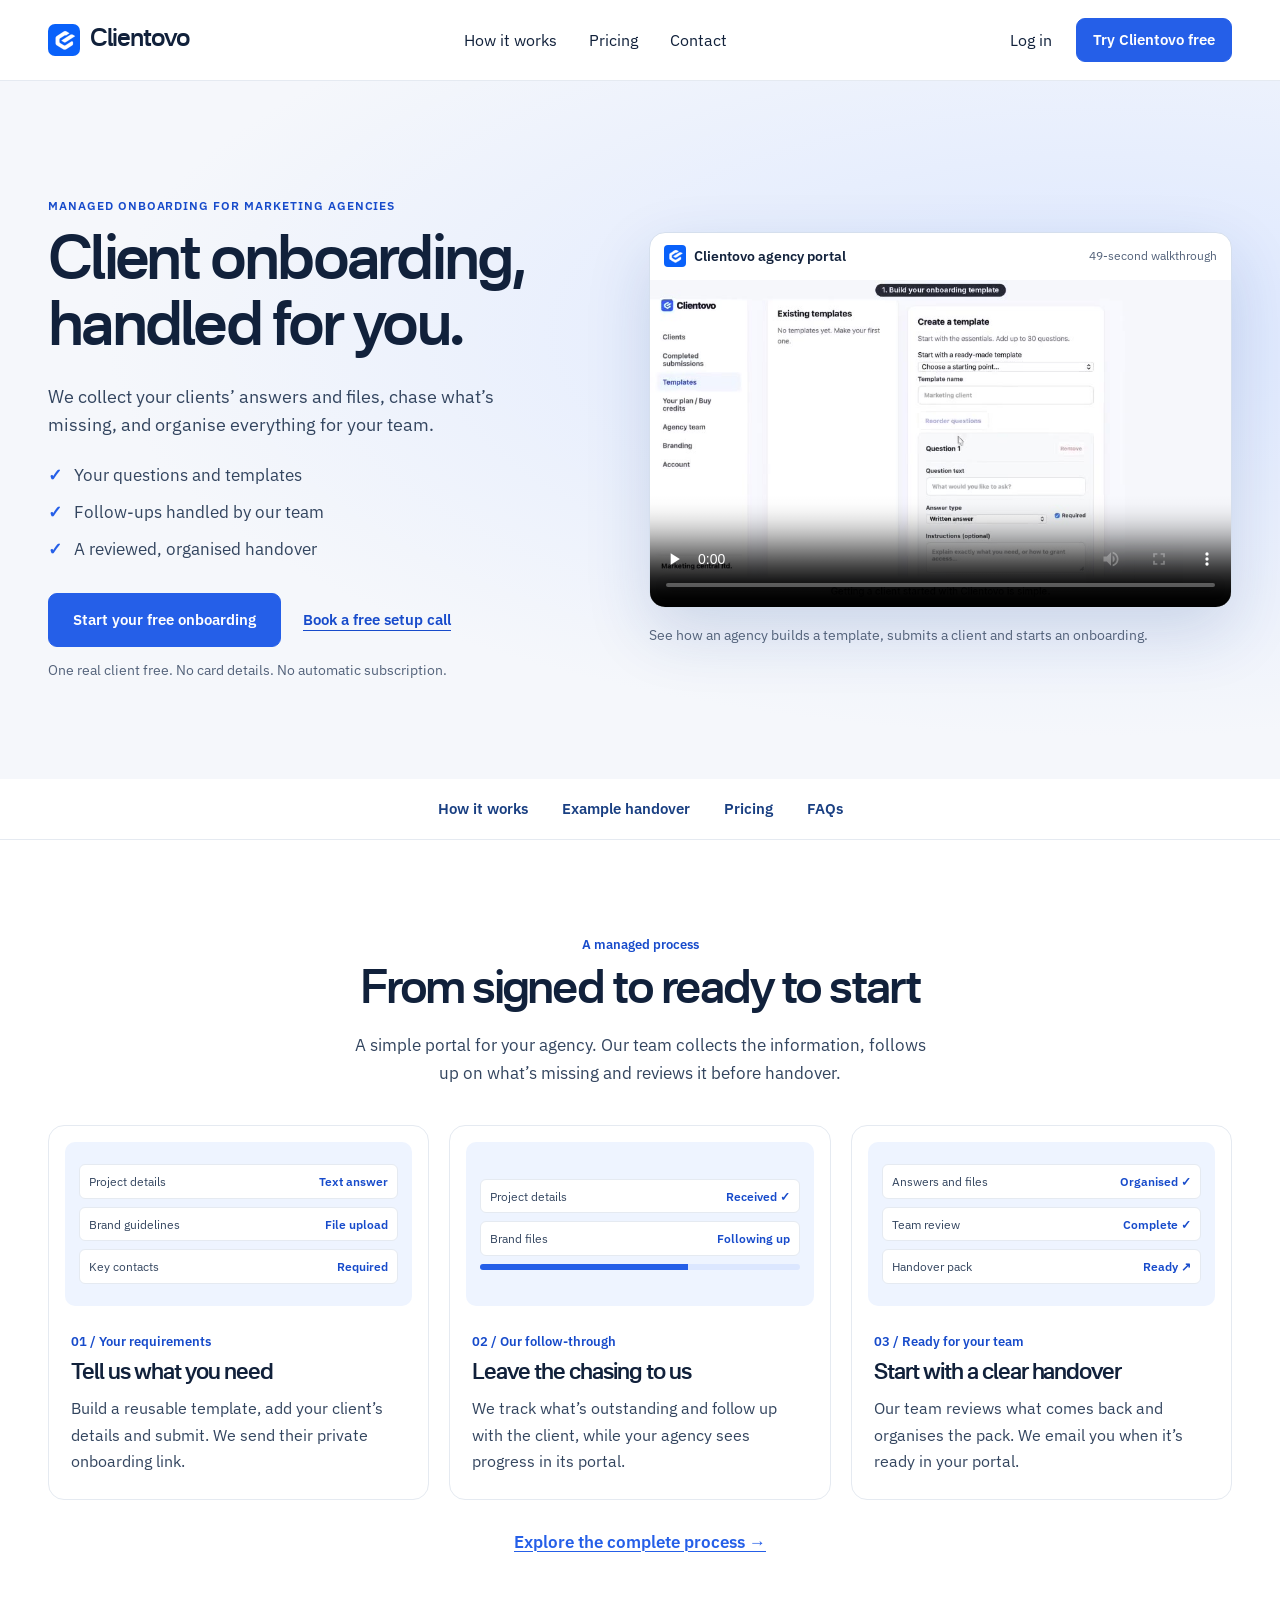
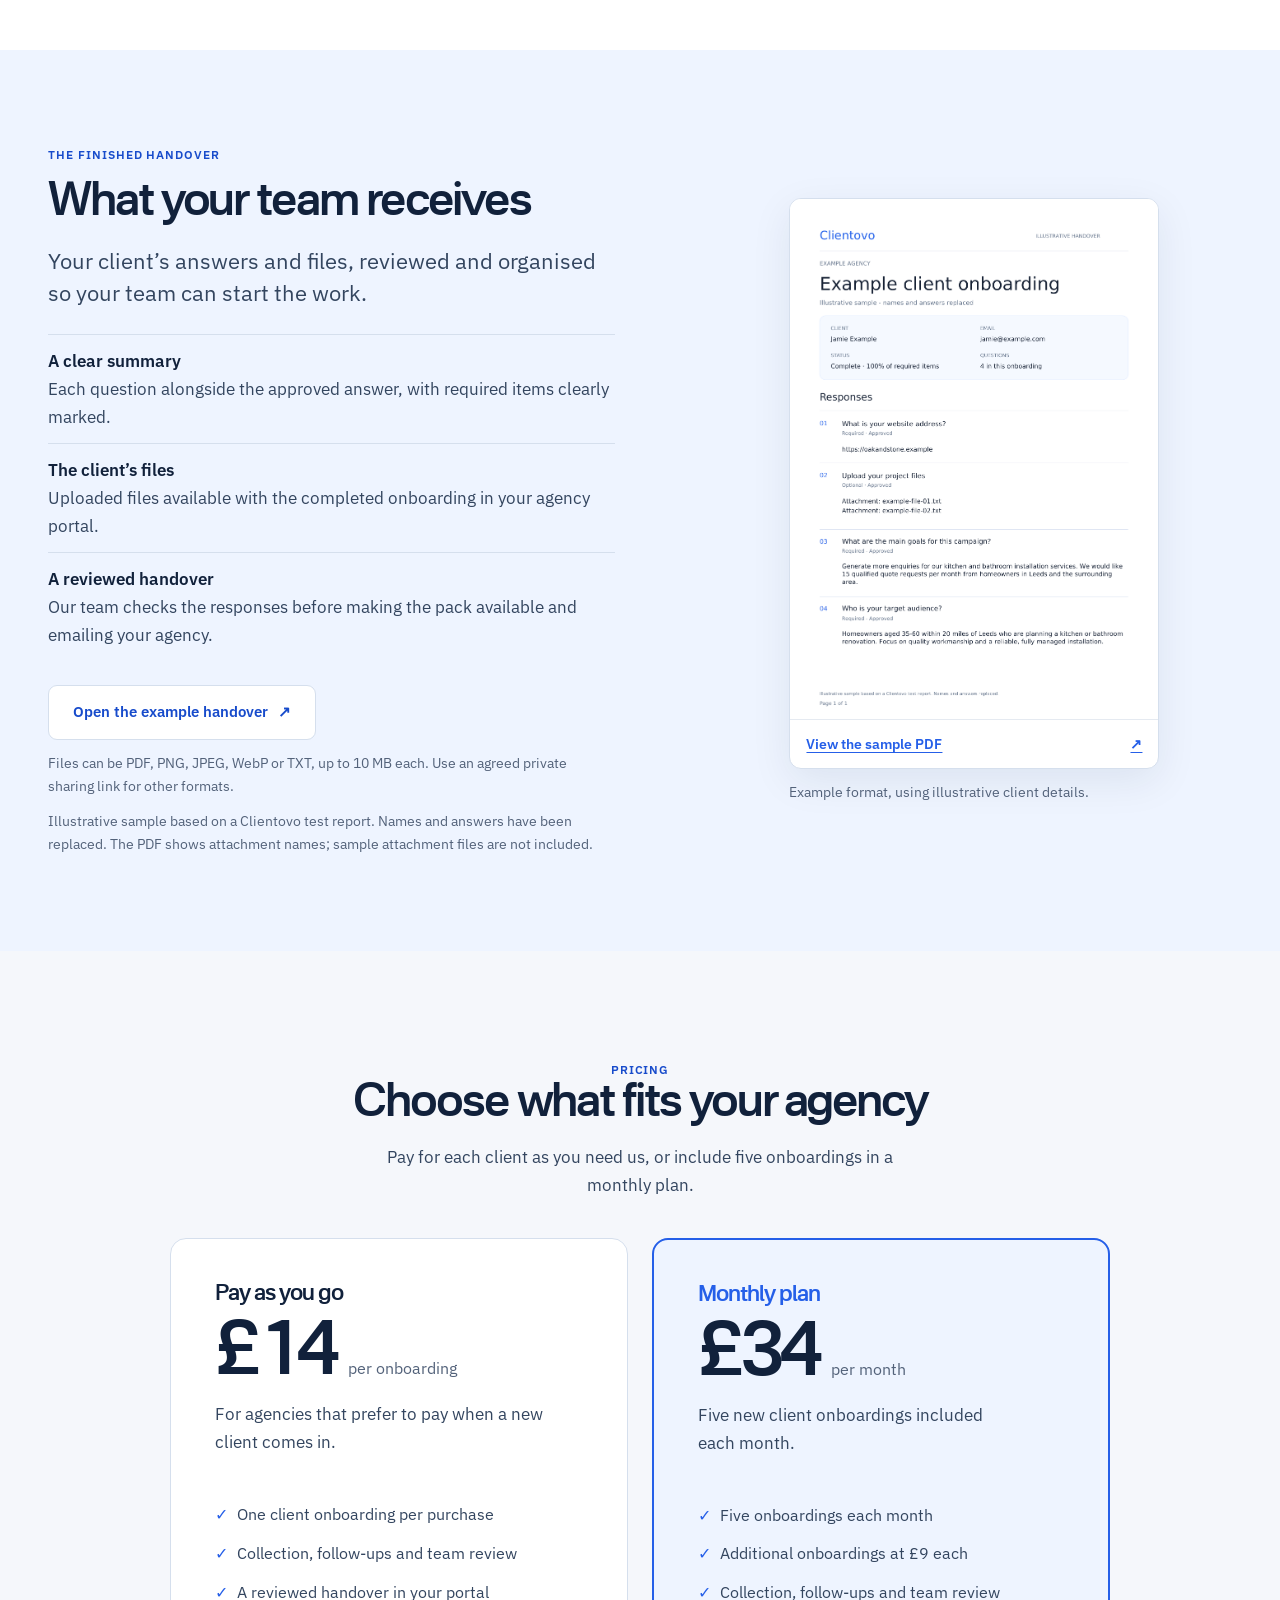
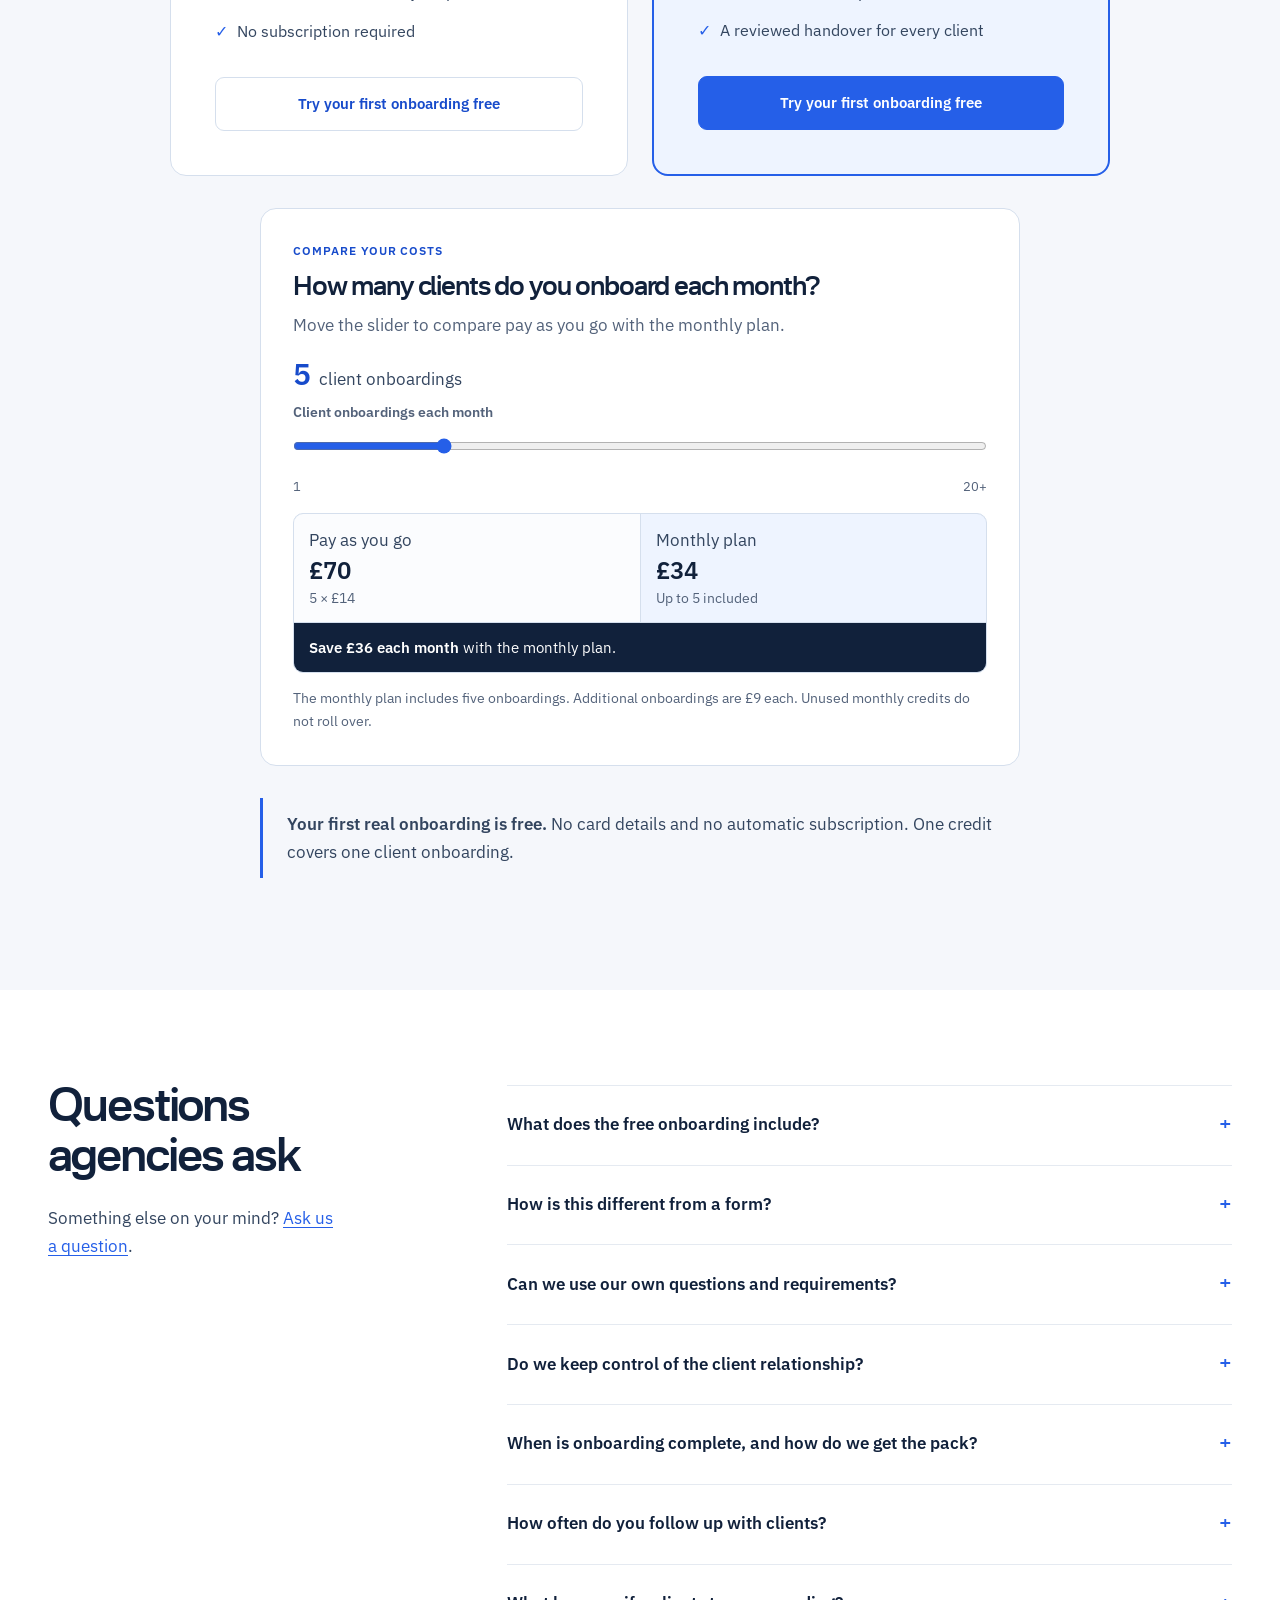
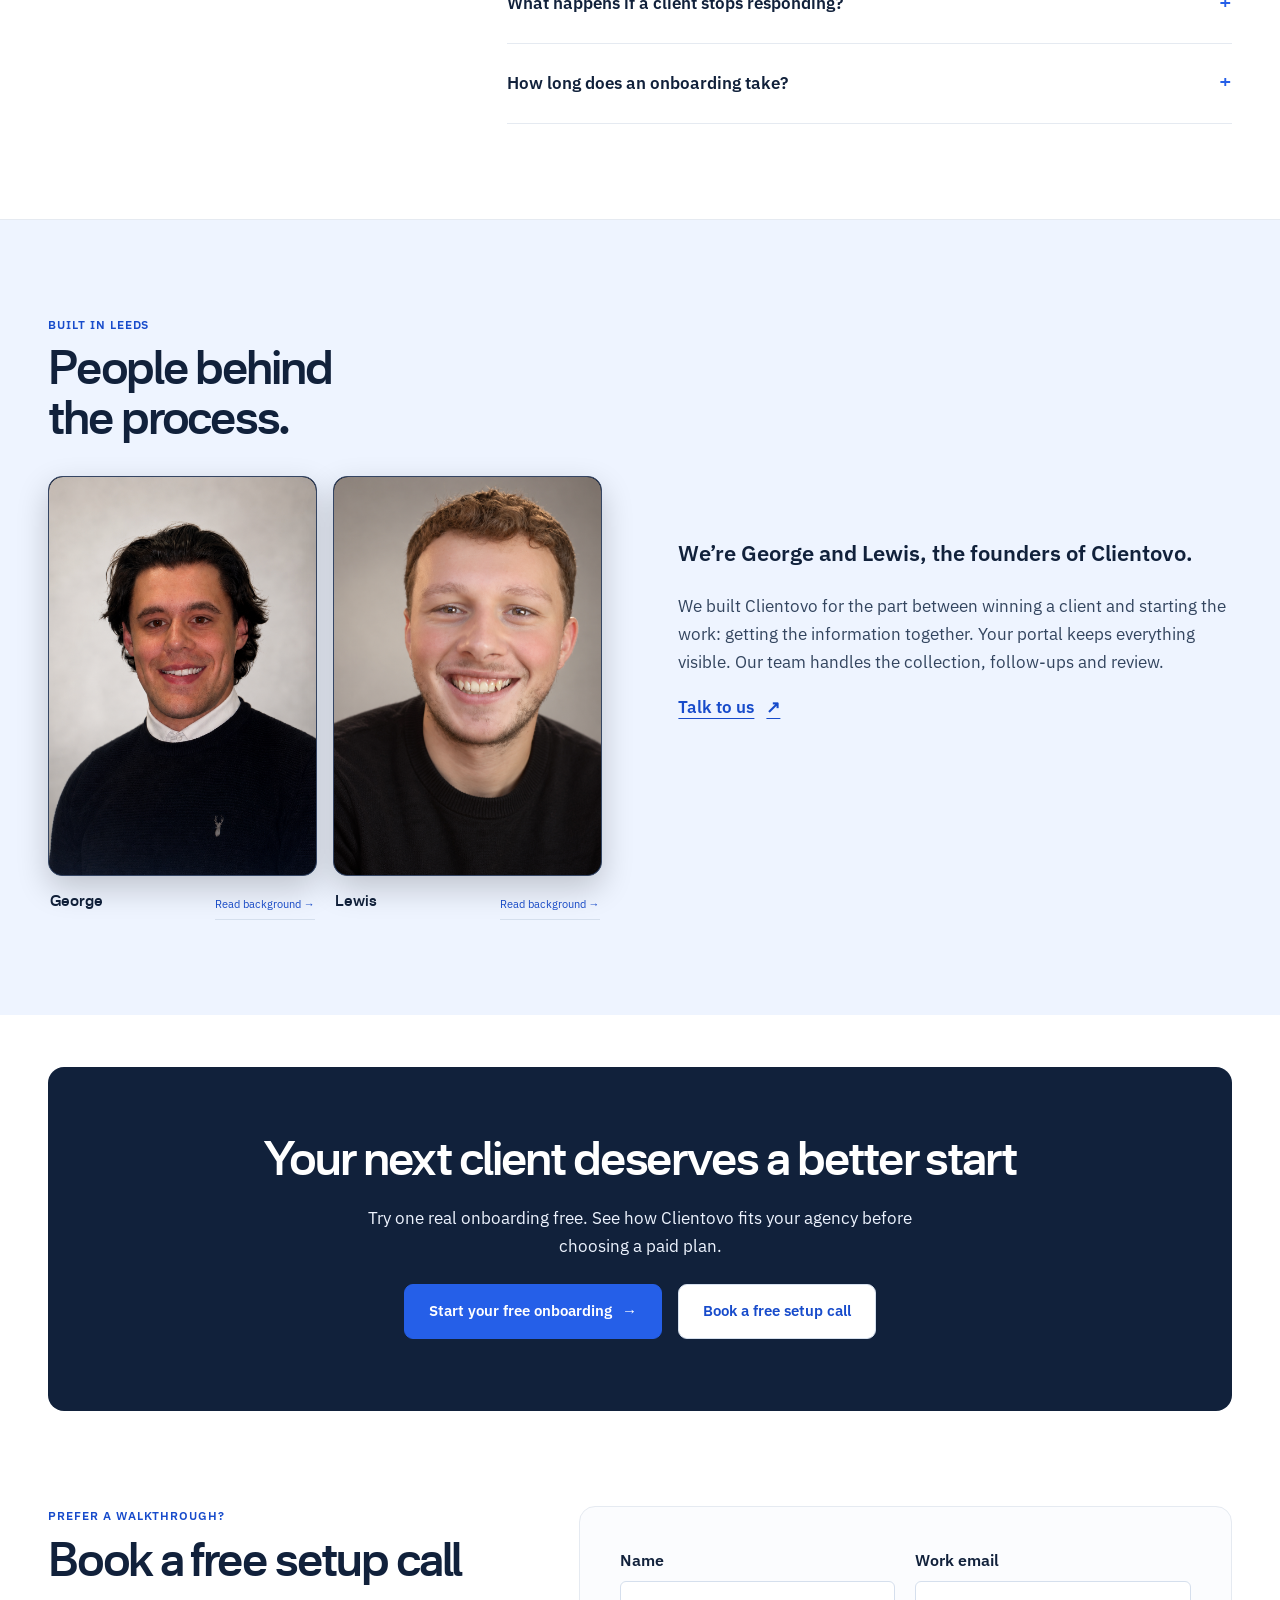
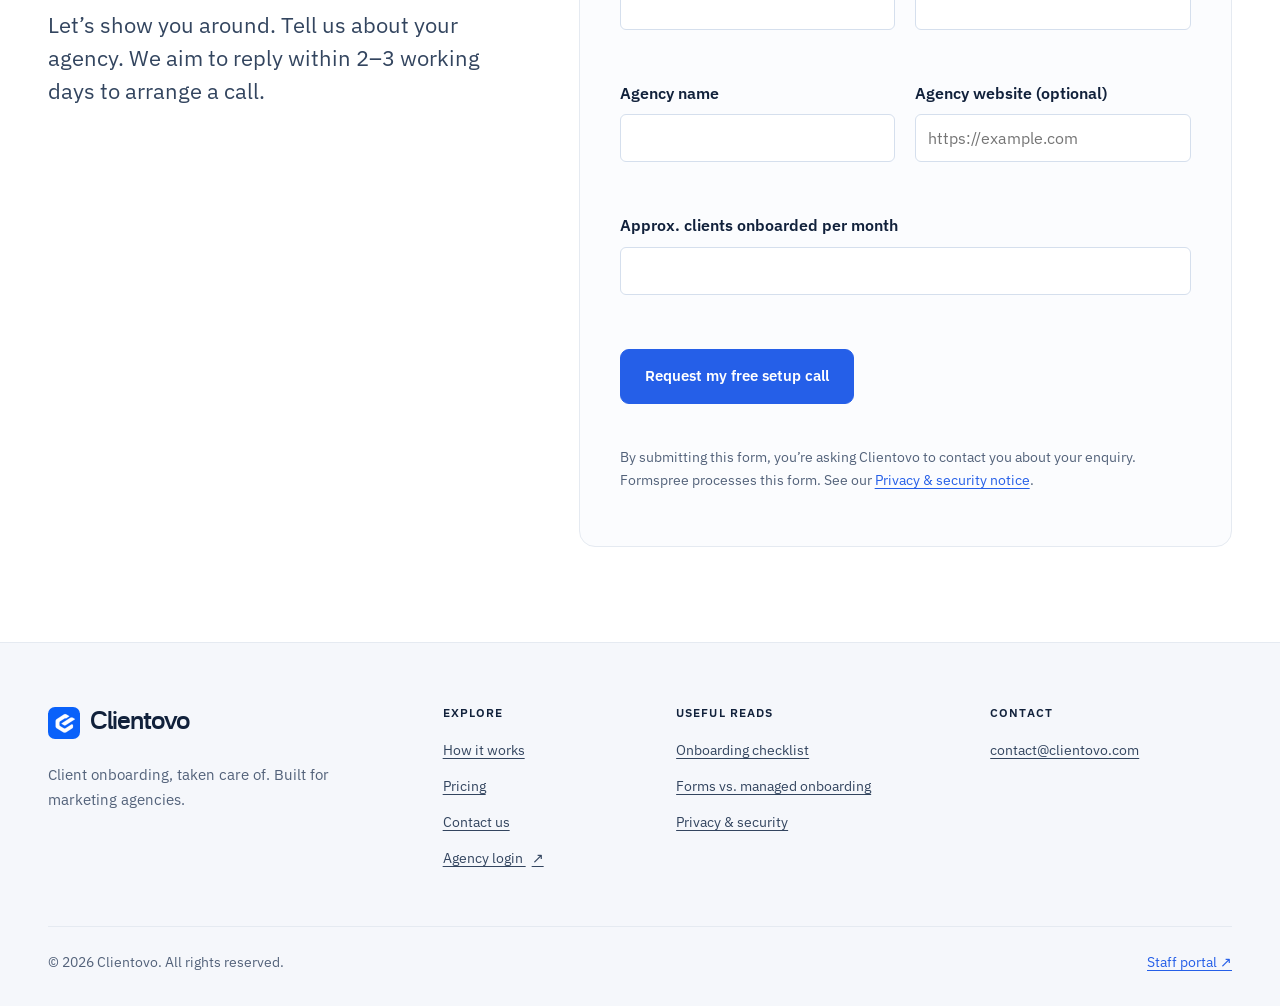
<file: index.html>
<!doctype html>
<html lang="en-GB"><head>
<meta name="referrer" content="strict-origin-when-cross-origin">
<meta http-equiv="Content-Security-Policy" content="default-src 'self'; script-src 'self' 'sha256-9Y9CoTxpxtDft2DlJXxTfStvCm/svCckwIeYMW3FVqM='; style-src 'self' 'unsafe-inline'; img-src 'self' data:; font-src 'self'; media-src 'self'; connect-src 'self' https://formspree.io; form-action https://formspree.io; object-src 'none'; base-uri 'self'; frame-src 'none'; upgrade-insecure-requests">
<meta charset="utf-8">
<meta name="viewport" content="width=device-width,initial-scale=1">
<title>Managed Client Onboarding for Marketing Agencies | Clientovo</title>
<meta name="description" content="Clientovo collects client details and files, follows up on missing items and reviews your handover. Agency portal included. Try one real client free, no card needed.">
<link rel="canonical" href="https://clientovo.com/">
<link rel="shortcut icon" href="/favicon.ico?v=6">
<link rel="icon" type="image/png" sizes="16x16" href="/favicon-16.png?v=6">
<link rel="icon" type="image/png" sizes="32x32" href="/favicon-32.png?v=6">
<link rel="apple-touch-icon" sizes="180x180" href="/apple-touch-icon.png?v=1">
<link rel="manifest" href="/site.webmanifest">
<meta name="theme-color" content="#030712">
<link rel="preload" href="/fonts/newsreader-latin-400-normal.woff2" as="font" type="font/woff2" crossorigin>
<link rel="preload" href="/fonts/ibm-plex-sans-latin-400-normal.woff2" as="font" type="font/woff2" crossorigin>
<link rel="stylesheet" href="/home.css?v=20261022-readiness">
<meta property="og:type" content="website">
<meta property="og:locale" content="en_GB">
<meta property="og:site_name" content="Clientovo">
<meta property="og:title" content="Managed Client Onboarding for Marketing Agencies | Clientovo">
<meta property="og:description" content="Clientovo collects client details and files, follows up on missing items and reviews your handover.">
<meta property="og:url" content="https://clientovo.com/">
<meta property="og:image" content="https://clientovo.com/og-image.png">
<meta name="twitter:card" content="summary_large_image">
<meta name="twitter:title" content="Managed Client Onboarding for Marketing Agencies | Clientovo">
<meta name="twitter:description" content="Clientovo collects client details and files, follows up on missing items and reviews your handover.">
<meta name="twitter:image" content="https://clientovo.com/og-image.png">
<script type="application/ld+json">{"@context":"https://schema.org","@graph":[{"@type":"Organization","@id":"https://clientovo.com/#organization","name":"Clientovo","url":"https://clientovo.com/","email":"contact@clientovo.com"},{"@type":"FAQPage","mainEntity":[{"@type":"Question","name":"What does the free onboarding include?","acceptedAnswer":{"@type":"Answer","text":"One real client onboarding using your agency’s template, including collection, follow-ups, review and handover. Your new account includes one free credit. No card is needed, and you won’t be enrolled in a paid subscription."}},{"@type":"Question","name":"How is this different from a form?","acceptedAnswer":{"@type":"Answer","text":"Your portal gives you a place to create templates and track clients. Our team handles the work around the form: collecting information, following up, reviewing responses and organising the finished pack."}},{"@type":"Question","name":"Can we use our own questions and requirements?","acceptedAnswer":{"@type":"Answer","text":"Yes. Create reusable templates for the information, files and account access details your agency needs. Use a different template for each kind of project. Do not request passwords through an onboarding form."}},{"@type":"Question","name":"Do we keep control of the client relationship?","acceptedAnswer":{"@type":"Answer","text":"Yes. Your agency owns the relationship and delivers the project. We handle the onboarding admin you ask us to manage, and you can track progress in your portal."}},{"@type":"Question","name":"When is onboarding complete, and how do we get the pack?","acceptedAnswer":{"@type":"Answer","text":"An onboarding is ready for handover once the required information has been supplied and our team has reviewed and approved the answers and files. We then publish the pack in your portal and email your agency a link. Reaching 100% alone does not send the handover automatically."}},{"@type":"Question","name":"How often do you follow up with clients?","acceptedAnswer":{"@type":"Answer","text":"Our standard reminder interval is three days, measured from the latest response or reminder while required information is still missing. Our team can adjust or pause reminders for an onboarding."}},{"@type":"Question","name":"What happens if a client stops responding?","acceptedAnswer":{"@type":"Answer","text":"After seven days without a new answer, the onboarding is flagged for our team’s attention. Outstanding items stay visible in your portal. Missing required information is not treated as complete."}},{"@type":"Question","name":"How long does an onboarding take?","acceptedAnswer":{"@type":"Answer","text":"Timing depends on how quickly your client provides the required information and whether any answers or files need correcting. You can track progress in your portal while we manage the follow-ups and review."}}]}]}</script>
<script src="/site.js?v=20261105-marketing" defer></script>
<link rel="stylesheet" href="/marketing.css?v=2">
<link rel="stylesheet" href="/pricing.css?v=20261105-marketing">
</head><body><a class="skip-link" href="#main">Skip to content</a>
<header class="site-header">
  <nav class="shell site-nav" aria-label="Main navigation">
    <a class="brand" href="/index.html" aria-label="Clientovo home">
      <img src="/favicon.png?v=6" alt="" width="32" height="32">
      <span>Clientovo</span>
    </a>
    <div class="nav-links">
      <a href="/how-it-works.html">How it works</a>
      <a href="/index.html#pricing">Pricing</a>
      <a href="/contact.html">Contact</a>
    </div>
    <div class="nav-actions">
      <div class="login-menu desktop-login" data-login-menu>
        <button class="login-trigger" type="button" aria-expanded="false" aria-haspopup="true" data-login-trigger>Log in</button>
        <div class="login-panel" data-login-panel hidden>
          <a href="https://app.clientovo.com/agency/login">Agency portal <span class="external-mark" aria-hidden="true">↗</span></a>
          <a href="https://app.clientovo.com/login">Staff portal <span class="external-mark" aria-hidden="true">↗</span></a>
        </div>
      </div>
      <a class="button" href="https://app.clientovo.com/agency/join">Try Clientovo free</a>
    </div>
    <button class="menu-button" type="button" aria-expanded="false" aria-controls="mobile-menu" aria-label="Open menu" data-menu-button>Menu</button>
  </nav>
</header>

<div class="mobile-menu" id="mobile-menu" data-mobile-menu hidden>
  <nav class="mobile-menu-inner" aria-label="Mobile navigation">
    <a href="/how-it-works.html">How it works</a>
    <a href="/index.html#pricing">Pricing</a>
    <a href="/contact.html">Contact</a>
    <a href="https://app.clientovo.com/agency/login">Agency portal <span class="external-mark" aria-hidden="true">↗</span></a>
    <a href="https://app.clientovo.com/login">Staff portal <span class="external-mark" aria-hidden="true">↗</span></a>
    <a class="button" href="https://app.clientovo.com/agency/join">Try Clientovo free</a>
  </nav>
</div>
<main id="main">
<section class="marketing-hero" aria-labelledby="hero-title">
  <div class="shell">
    <div class="hero-layout">
      <div class="hero-message">
        <p class="kicker">Managed onboarding for marketing agencies</p>
        <h1 id="hero-title">Client onboarding,<br>handled for you.</h1>
        <p class="lede">We collect your clients’ answers and files, chase what’s missing, and organise everything for your team.</p>
        <ul class="hero-benefits">
          <li>Your questions and templates</li>
          <li>Follow-ups handled by our team</li>
          <li>A reviewed, organised handover</li>
        </ul>
        <div class="inline-actions">
          <a class="button" href="https://app.clientovo.com/agency/join">Start your free onboarding</a>
          <a class="text-link" href="#setup-call">Book a free setup call</a>
        </div>
        <p class="hero-assurance">One real client free. No card details. No automatic subscription.</p>
      </div>
      <figure class="hero-preview" id="portal-preview">
        <div class="preview-window">
          <div class="preview-bar">
            <img src="/favicon.png?v=6" alt="" width="22" height="22">
            <span>Clientovo agency portal</span>
            <span class="preview-duration">49-second walkthrough</span>
          </div>
          <video class="portal-walkthrough-video" controls playsinline preload="none" poster="/media/clientovo-portal-walkthrough-poster.jpg" aria-label="Clientovo portal walkthrough" aria-describedby="portal-preview-caption">
            <source src="/media/clientovo-portal-walkthrough.mp4" type="video/mp4">
            <a href="/media/clientovo-portal-walkthrough.mp4">Open the Clientovo portal walkthrough</a>
          </video>
        </div>
        <figcaption id="portal-preview-caption">See how an agency builds a template, submits a client and starts an onboarding.</figcaption>
      </figure>
    </div>
  </div>
</section>
<nav class="page-jump" aria-label="On this page">
  <div class="shell">
    <a href="#how-it-works">How it works</a>
    <a href="#example-handover">Example handover</a>
    <a href="#pricing">Pricing</a>
    <a href="#questions">FAQs</a>
  </div>
</nav>
<section class="section open-section" id="how-it-works" aria-labelledby="workflow-heading"><div class="shell"><div class="open-section-heading"><div class="open-label">A managed process</div><h2 id="workflow-heading">From signed to ready to start</h2><p>A simple portal for your agency. Our team collects the information, follows up on what’s missing and reviews it before handover.</p></div><div class="workflow-cards">
<article class="open-card"><div class="workflow-art" aria-hidden="true"><div class="mini-row"><span>Project details</span><strong>Text answer</strong></div><div class="mini-row"><span>Brand guidelines</span><strong>File upload</strong></div><div class="mini-row"><span>Key contacts</span><strong>Required</strong></div></div><span class="card-tag">01 / Your requirements</span><h3>Tell us what you need</h3><p>Build a reusable template, add your client’s details and submit. We send their private onboarding link.</p></article>
<article class="open-card"><div class="workflow-art" aria-hidden="true"><div class="mini-row"><span>Project details</span><strong>Received ✓</strong></div><div class="mini-row"><span>Brand files</span><strong class="mini-waiting">Following up</strong></div><div class="mini-progress"><span></span></div></div><span class="card-tag">02 / Our follow-through</span><h3>Leave the chasing to us</h3><p>We track what’s outstanding and follow up with the client, while your agency sees progress in its portal.</p></article>
<article class="open-card"><div class="workflow-art" aria-hidden="true"><div class="mini-row mini-ready"><span>Answers and files</span><strong>Organised ✓</strong></div><div class="mini-row"><span>Team review</span><strong>Complete ✓</strong></div><div class="mini-row"><span>Handover pack</span><strong>Ready ↗</strong></div></div><span class="card-tag">03 / Ready for your team</span><h3>Start with a clear handover</h3><p>Our team reviews what comes back and organises the pack. We email you when it’s ready in your portal.</p></article>
</div><p class="open-section-link"><a href="/how-it-works.html">Explore the complete process <span aria-hidden="true">→</span></a></p></div></section>
<section class="section handover-section" id="example-handover" aria-labelledby="handover-heading">
 <div class="shell handover-layout">
  <div class="handover-copy"><p class="kicker">The finished handover</p><h2 id="handover-heading">What your team receives</h2><p class="lede">Your client’s answers and files, reviewed and organised so your team can start the work.</p>
   <ul class="handover-contents"><li><strong>A clear summary</strong><span>Each question alongside the approved answer, with required items clearly marked.</span></li><li><strong>The client’s files</strong><span>Uploaded files available with the completed onboarding in your agency portal.</span></li><li><strong>A reviewed handover</strong><span>Our team checks the responses before making the pack available and emailing your agency.</span></li></ul>
   <a class="button button-secondary" href="/media/example-onboarding-handover.pdf?v=20261021-expanded" target="_blank" rel="noopener">Open the example handover <span aria-hidden="true">↗</span></a>
   <p class="handover-disclosure">Files can be PDF, PNG, JPEG, WebP or TXT, up to 10 MB each. Use an agreed private sharing link for other formats.</p>
   <p class="handover-disclosure">Illustrative sample based on a Clientovo test report. Names and answers have been replaced. The PDF shows attachment names; sample attachment files are not included.</p>
  </div>
  <figure class="handover-example"><a href="/media/example-onboarding-handover.pdf?v=20261021-expanded" target="_blank" rel="noopener" aria-label="View the sample PDF in a new tab"><img src="/media/example-onboarding-handover.png?v=20261021-expanded" width="893" height="1263" loading="lazy" decoding="async" alt="Illustrative Clientovo handover with four completed questions covering the website, project files, campaign goals and target audience"><span class="handover-preview-label">View the sample PDF <span aria-hidden="true">↗</span></span></a><figcaption>Example format, using illustrative client details.</figcaption></figure>
 </div>
</section>
<section class="section pricing-section" id="pricing" aria-labelledby="pricing-heading">
  <div class="shell">
    <div class="pricing-head"><p class="kicker">Pricing</p><h2 id="pricing-heading">Choose what fits your agency</h2><p>Pay for each client as you need us, or include five onboardings in a monthly plan.</p></div>
    <div class="pricing-grid">
      <article class="price-card" aria-labelledby="payg-heading">
        <h3 class="plan-name" id="payg-heading">Pay as you go</h3>
        <p class="price">£14 <small>per onboarding</small></p>
        <p>For agencies that prefer to pay when a new client comes in.</p>
        <ul class="clean-list"><li>One client onboarding per purchase</li><li>Collection, follow-ups and team review</li><li>A reviewed handover in your portal</li><li>No subscription required</li></ul>
        <a class="button button-secondary" href="https://app.clientovo.com/agency/join">Try your first onboarding free</a>
      </article>
      <article class="price-card price-card-featured" aria-labelledby="monthly-heading">
        <h3 class="plan-name" id="monthly-heading">Monthly plan</h3>
        <p class="price">£34 <small>per month</small></p>
        <p>Five new client onboardings included each month.</p>
        <ul class="clean-list"><li>Five onboardings each month</li><li>Additional onboardings at £9 each</li><li>Collection, follow-ups and team review</li><li>A reviewed handover for every client</li></ul>
        <a class="button" href="https://app.clientovo.com/agency/join">Try your first onboarding free</a>
      </article>
    </div>
    <section class="pricing-calculator" aria-labelledby="calculator-heading" data-pricing-calculator>
      <div class="calculator-intro">
        <p class="kicker">Compare your costs</p>
        <h3 id="calculator-heading">How many clients do you onboard each month?</h3>
        <p>Move the slider to compare pay as you go with the monthly plan.</p>
      </div>
      <div class="calculator-control">
        <div class="calculator-value"><output for="onboarding-volume" data-onboarding-count>5</output><span>client onboardings</span></div>
        <label class="calculator-label" for="onboarding-volume">Client onboardings each month</label>
        <input id="onboarding-volume" data-onboarding-slider type="range" min="1" max="20" value="5" step="1">
        <div class="calculator-scale" aria-hidden="true"><span>1</span><span>20+</span></div>
      </div>
      <div class="calculator-results" aria-live="polite">
        <div class="calculator-result">
          <span>Pay as you go</span>
          <strong data-payg-total>£70</strong>
          <small data-payg-detail>5 × £14</small>
        </div>
        <div class="calculator-result calculator-result-featured">
          <span>Monthly plan</span>
          <strong data-monthly-total>£34</strong>
          <small data-monthly-detail>5 included</small>
        </div>
        <p class="calculator-saving" data-saving-message><strong>Save £36 each month</strong> with the monthly plan.</p>
      </div>
      <p class="calculator-footnote">The monthly plan includes five onboardings. Additional onboardings are £9 each. Unused monthly credits do not roll over.</p>
    </section>
    <p class="price-note"><strong>Your first real onboarding is free.</strong> No card details and no automatic subscription. One credit covers one client onboarding.</p>
  </div>
</section>
<section class="section" id="questions" aria-labelledby="faq-heading">
    <div class="shell faq-layout">
      <div>
        <h2 id="faq-heading">Questions agencies ask</h2>
        <p style="margin-top:20px">Something else on your mind? <a href="/contact.html">Ask us a question</a>.</p>
      </div>
      <div class="faq-list">
        <details><summary>What does the free onboarding include?</summary><div class="faq-answer"><p>One real client onboarding using your agency’s template, including collection, follow-ups, review and handover. Your new account includes one free credit. No card is needed, and you won’t be enrolled in a paid subscription.</p></div></details><details><summary>How is this different from a form?</summary><div class="faq-answer"><p>Your portal gives you a place to create templates and track clients. Our team handles the work around the form: collecting information, following up, reviewing responses and organising the finished pack.</p></div></details><details><summary>Can we use our own questions and requirements?</summary><div class="faq-answer"><p>Yes. Create reusable templates for the information, files and account access details your agency needs. Use a different template for each kind of project. Do not request passwords through an onboarding form.</p></div></details><details><summary>Do we keep control of the client relationship?</summary><div class="faq-answer"><p>Yes. Your agency owns the relationship and delivers the project. We handle the onboarding admin you ask us to manage, and you can track progress in your portal.</p></div></details><details><summary>When is onboarding complete, and how do we get the pack?</summary><div class="faq-answer"><p>An onboarding is ready for handover once the required information has been supplied and our team has reviewed and approved the answers and files. We then publish the pack in your portal and email your agency a link. Reaching 100% alone does not send the handover automatically.</p></div></details><details><summary>How often do you follow up with clients?</summary><div class="faq-answer"><p>Our standard reminder interval is three days, measured from the latest response or reminder while required information is still missing. Our team can adjust or pause reminders for an onboarding.</p></div></details><details><summary>What happens if a client stops responding?</summary><div class="faq-answer"><p>After seven days without a new answer, the onboarding is flagged for our team’s attention. Outstanding items stay visible in your portal. Missing required information is not treated as complete.</p></div></details><details><summary>How long does an onboarding take?</summary><div class="faq-answer"><p>Timing depends on how quickly your client provides the required information and whether any answers or files need correcting. You can track progress in your portal while we manage the follow-ups and review.</p></div></details>
      </div>
    </div>
  </section><section class="section about-section" aria-labelledby="about-heading">
    <div class="shell about-layout">
      <div><p class="kicker">Built in Leeds</p><h2 id="about-heading">People behind<br>the process.</h2>
        <div class="founder-portraits" aria-label="Clientovo co-founders">
          <div class="founder-profile"><button class="founder-card" type="button" data-founder-card data-founder-name="George" aria-expanded="false" aria-controls="george-background" aria-label="George, Clientovo co-founder. Show background">
            <span class="founder-card-inner">
              <span class="founder-face founder-front" data-founder-front>
                <img src="/images/founder-portrait-01.png" alt="George, Clientovo co-founder" width="1086" height="1448" loading="lazy" decoding="async">
                
              </span>
              <span class="founder-face founder-back" id="george-background" data-founder-back aria-hidden="true">
                <span class="founder-role">Co-founder · Clientovo</span><strong class="founder-name">George</strong>
                <span class="founder-bio" id="george-bio-copy" data-founder-copy>George has half a decade of retail adminsitration and is now studying law. He brings an eye for detail to Clientovo, helping keep client information organised and handovers clear.</span>
                <span class="founder-return" aria-hidden="true">Back to photo ↶</span>
              </span>
            </span>
          </button><div class="founder-profile-label"><strong>George</strong><button class="founder-read" type="button" data-founder-open="george-background" aria-controls="george-background" aria-expanded="false">Read background <span aria-hidden="true">→</span></button></div></div>
          <div class="founder-profile"><button class="founder-card" type="button" data-founder-card data-founder-name="Lewis" aria-expanded="false" aria-controls="lewis-background" aria-label="Lewis, Clientovo co-founder. Show background">
            <span class="founder-card-inner">
              <span class="founder-face founder-front" data-founder-front>
                <img src="/images/founder-portrait-02.png" alt="Lewis, Clientovo co-founder" width="1122" height="1402" loading="lazy" decoding="async">
                
              </span>
              <span class="founder-face founder-back" id="lewis-background" data-founder-back aria-hidden="true">
                <span class="founder-role">Co-founder · Clientovo</span><strong class="founder-name">Lewis</strong>
                <span class="founder-bio" id="lewis-bio-copy" data-founder-copy>Lewis has a background in supply chain management. He brings a practical approach to Clientovo’s onboarding process, keeping requests organised, tracking what’s missing and helping things move forward.</span>
                <span class="founder-return" aria-hidden="true">Back to photo ↶</span>
              </span>
            </span>
          </button><div class="founder-profile-label"><strong>Lewis</strong><button class="founder-read" type="button" data-founder-open="lewis-background" aria-controls="lewis-background" aria-expanded="false">Read background <span aria-hidden="true">→</span></button></div></div>
        </div>
      </div>
      <div class="about-copy"><p class="lede">We’re George and Lewis, the founders of Clientovo.</p><p>We built Clientovo for the part between winning a client and starting the work: getting the information together. Your portal keeps everything visible. Our team handles the collection, follow-ups and review.</p><a class="text-link" href="/contact.html">Talk to us <span aria-hidden="true">↗</span></a></div>
    </div>
  </section><div class="shell"><section class="open-cta" aria-labelledby="cta-heading"><h2 id="cta-heading">Your next client deserves a better start</h2><p>Try one real onboarding free. See how Clientovo fits your agency before choosing a paid plan.</p><div class="inline-actions"><a class="button" href="https://app.clientovo.com/agency/join">Start your free onboarding <span aria-hidden="true">→</span></a><a class="button button-secondary" href="#setup-call">Book a free setup call</a></div></section></div><section class="section" id="setup-call">
    <div class="shell setup-area">
      <div class="setup-copy">
        <p class="kicker">Prefer a walkthrough?</p>
        <h2>Book a free setup call</h2>
        <p class="lede" style="margin-top:20px">Let’s show you around. Tell us about your agency. We aim to reply within 2–3 working days to arrange a call.</p>
      </div>
      <div class="form-card">
        <form action="https://formspree.io/f/mjykaprj" method="POST" novalidate data-setup-form>
          <div class="form-grid">
            <div class="field"><label for="setup-name">Name</label><input id="setup-name" name="name" autocomplete="name" required aria-describedby="error-setup-name"><span class="field-error" id="error-setup-name" data-error-for="setup-name"></span></div>
            <div class="field"><label for="setup-email">Work email</label><input id="setup-email" name="email" type="email" autocomplete="email" required aria-describedby="error-setup-email"><span class="field-error" id="error-setup-email" data-error-for="setup-email"></span></div>
            <div class="field"><label for="setup-agency">Agency name</label><input id="setup-agency" name="agency_name" autocomplete="organization" required aria-describedby="error-setup-agency"><span class="field-error" id="error-setup-agency" data-error-for="setup-agency"></span></div>
            <div class="field"><label for="setup-website">Agency website (optional)</label><input id="setup-website" name="agency_website" type="url" inputmode="url" autocomplete="url" placeholder="https://example.com" aria-describedby="error-setup-website"><span class="field-error" id="error-setup-website" data-error-for="setup-website"></span></div>
            <div class="field field-wide"><label for="setup-clients">Approx. clients onboarded per month</label><input id="setup-clients" name="clients_per_month" type="number" min="1" inputmode="numeric" required aria-describedby="error-setup-clients"><span class="field-error" id="error-setup-clients" data-error-for="setup-clients"></span></div>
          </div>
          <button class="button form-submit" type="submit">Request my free setup call</button>
          <p class="form-status" role="status" aria-live="polite" data-form-status></p>
        </form>
        <div class="form-success" tabindex="-1" role="status" aria-live="polite" data-form-success hidden>
          <h3>We’ve got your details</h3>
          <p>We aim to reply within 2–3 working days to arrange your free Clientovo setup call.</p>
        </div>
        <p class="form-privacy">By submitting this form, you’re asking Clientovo to contact you about your enquiry. Formspree processes this form. See our <a href="/privacy-and-security.html">Privacy &amp; security notice</a>.</p>
      </div>
    </div>
  </section></main><footer class="site-footer">
  <div class="shell">
    <div class="footer-grid">
      <div class="footer-intro">
        <a class="brand" href="/index.html"><img src="/favicon.png?v=6" alt="" width="32" height="32"><span>Clientovo</span></a>
        <p>Client onboarding, taken care of. Built for marketing agencies.</p>
        <!-- TODO: George to supply confirmed company registration details and Leeds business address. -->
      </div>
      <nav class="footer-col" aria-label="Explore">
        <h2>Explore</h2>
        <a href="/how-it-works.html">How it works</a>
        <a href="/index.html#pricing">Pricing</a>
        <a href="/contact.html">Contact us</a>
        <a href="https://app.clientovo.com/agency/login">Agency login <span class="external-mark" aria-hidden="true">↗</span></a>
      </nav>
      <nav class="footer-col" aria-label="Useful reads">
        <h2>Useful reads</h2>
        <a href="/client-onboarding-checklist.html">Onboarding checklist</a>
        <a href="/client-onboarding-forms-vs-managed-service.html">Forms vs. managed onboarding</a>
        <a href="/privacy-and-security.html">Privacy &amp; security</a>
      </nav>
      <div class="footer-col">
        <h2>Contact</h2>
        <a href="mailto:contact@clientovo.com">contact@clientovo.com</a>
      </div>
    </div>
    <div class="footer-bottom">
      <span>© 2026 Clientovo. All rights reserved.</span>
      <a href="https://app.clientovo.com/login">Staff portal <span aria-hidden="true">↗</span></a>
    </div>
  </div>
</footer></body></html>
</file>
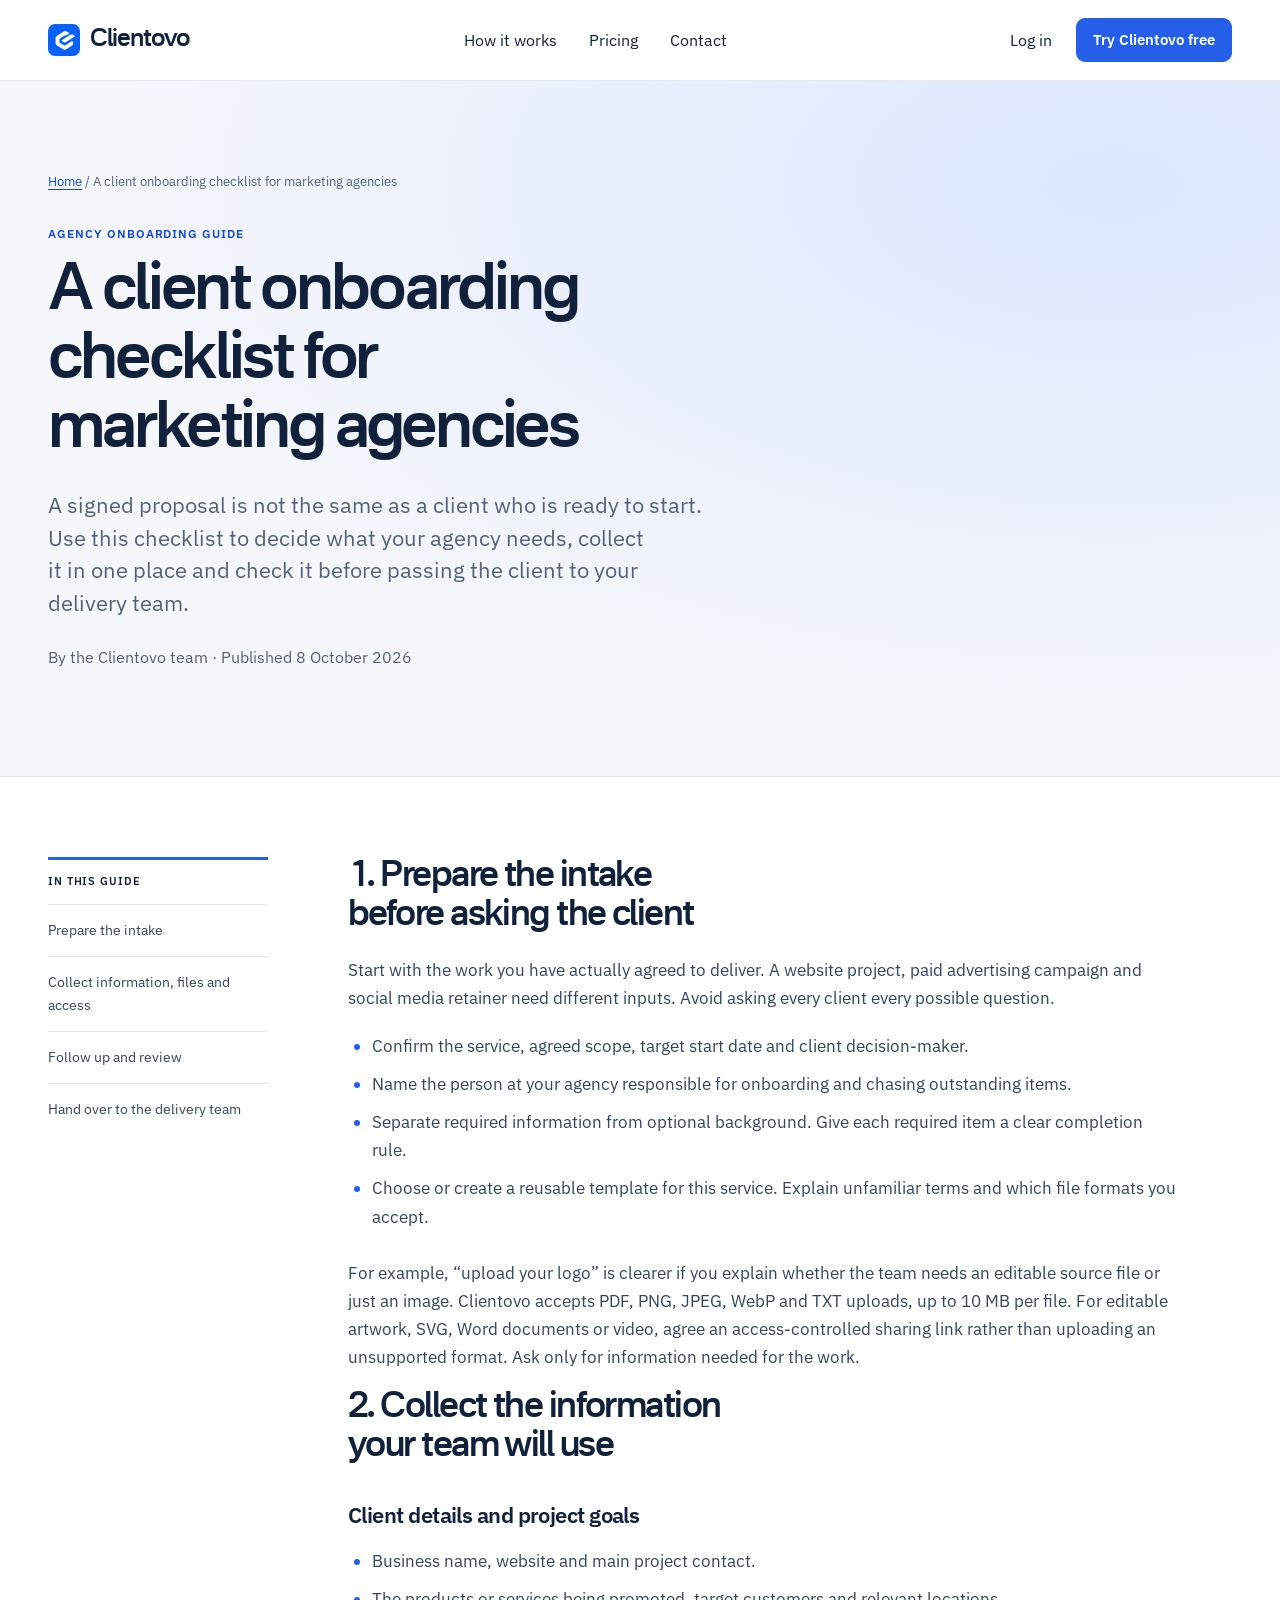
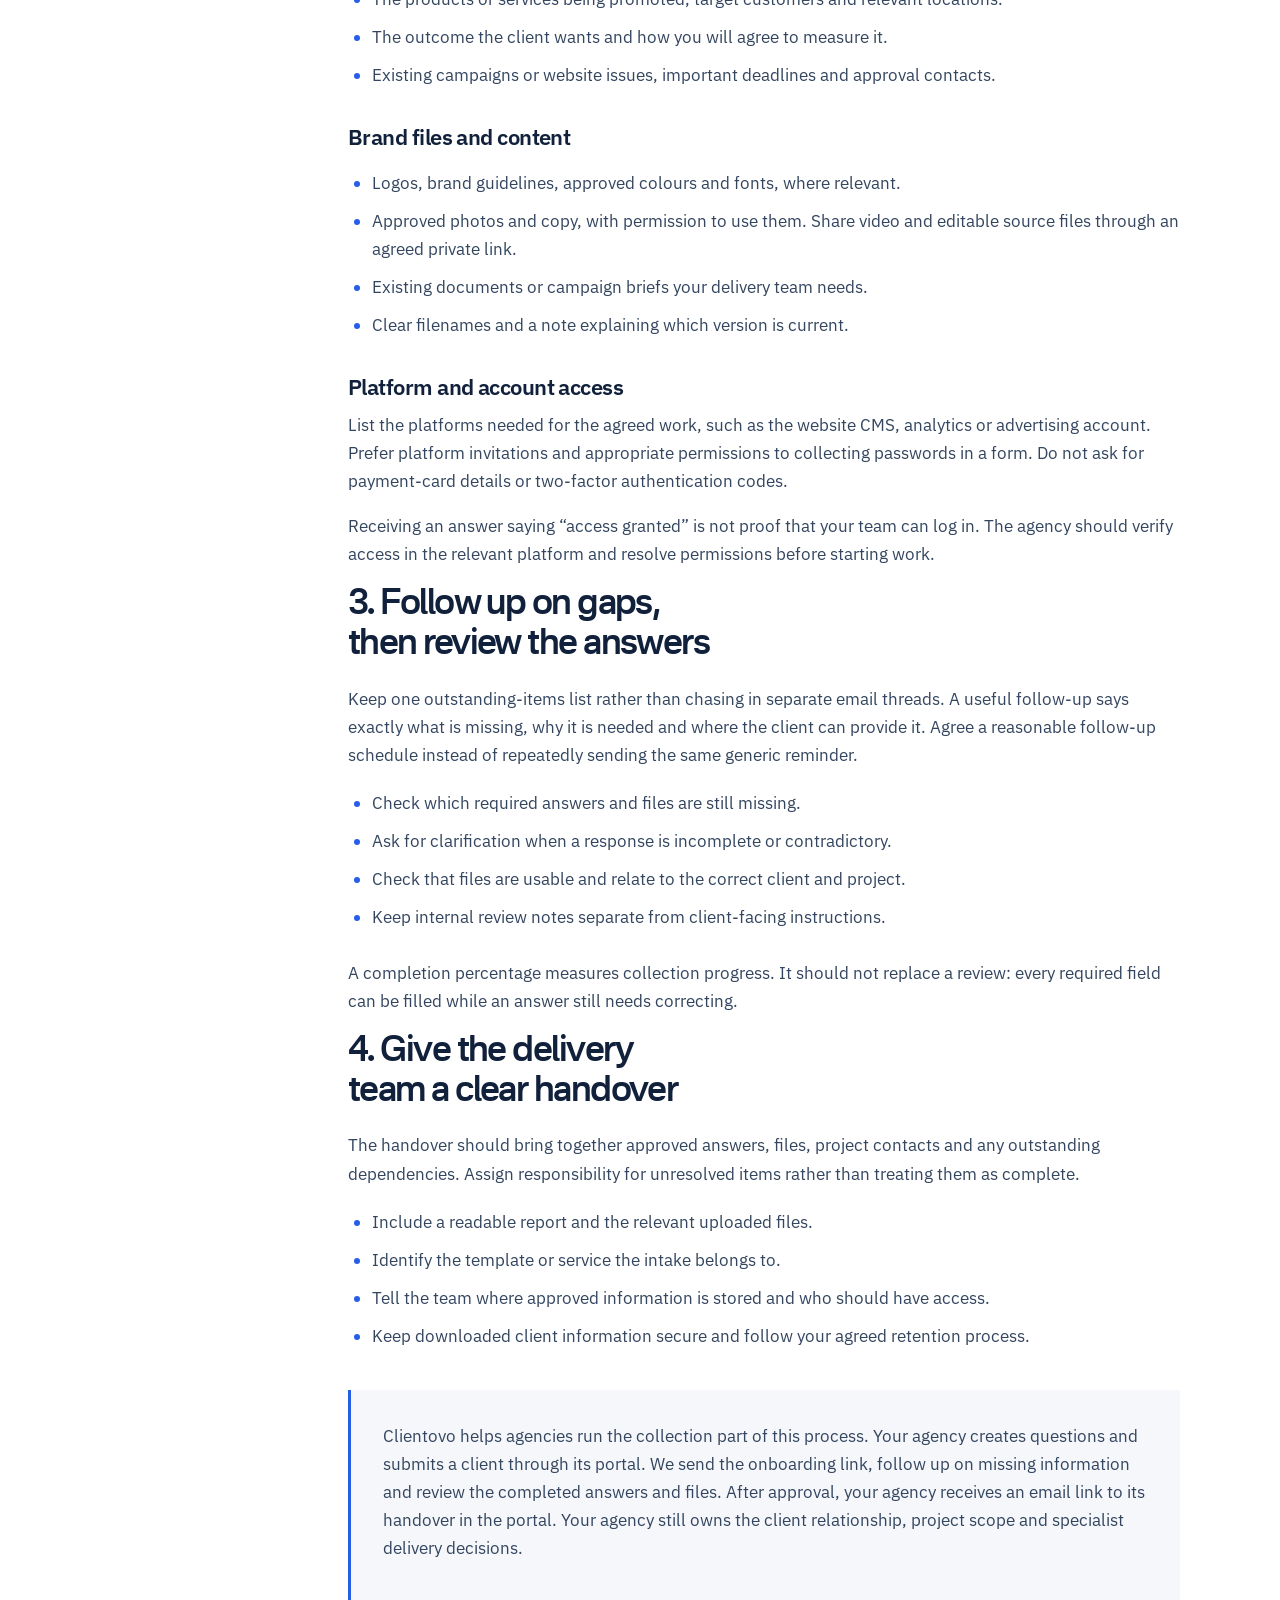
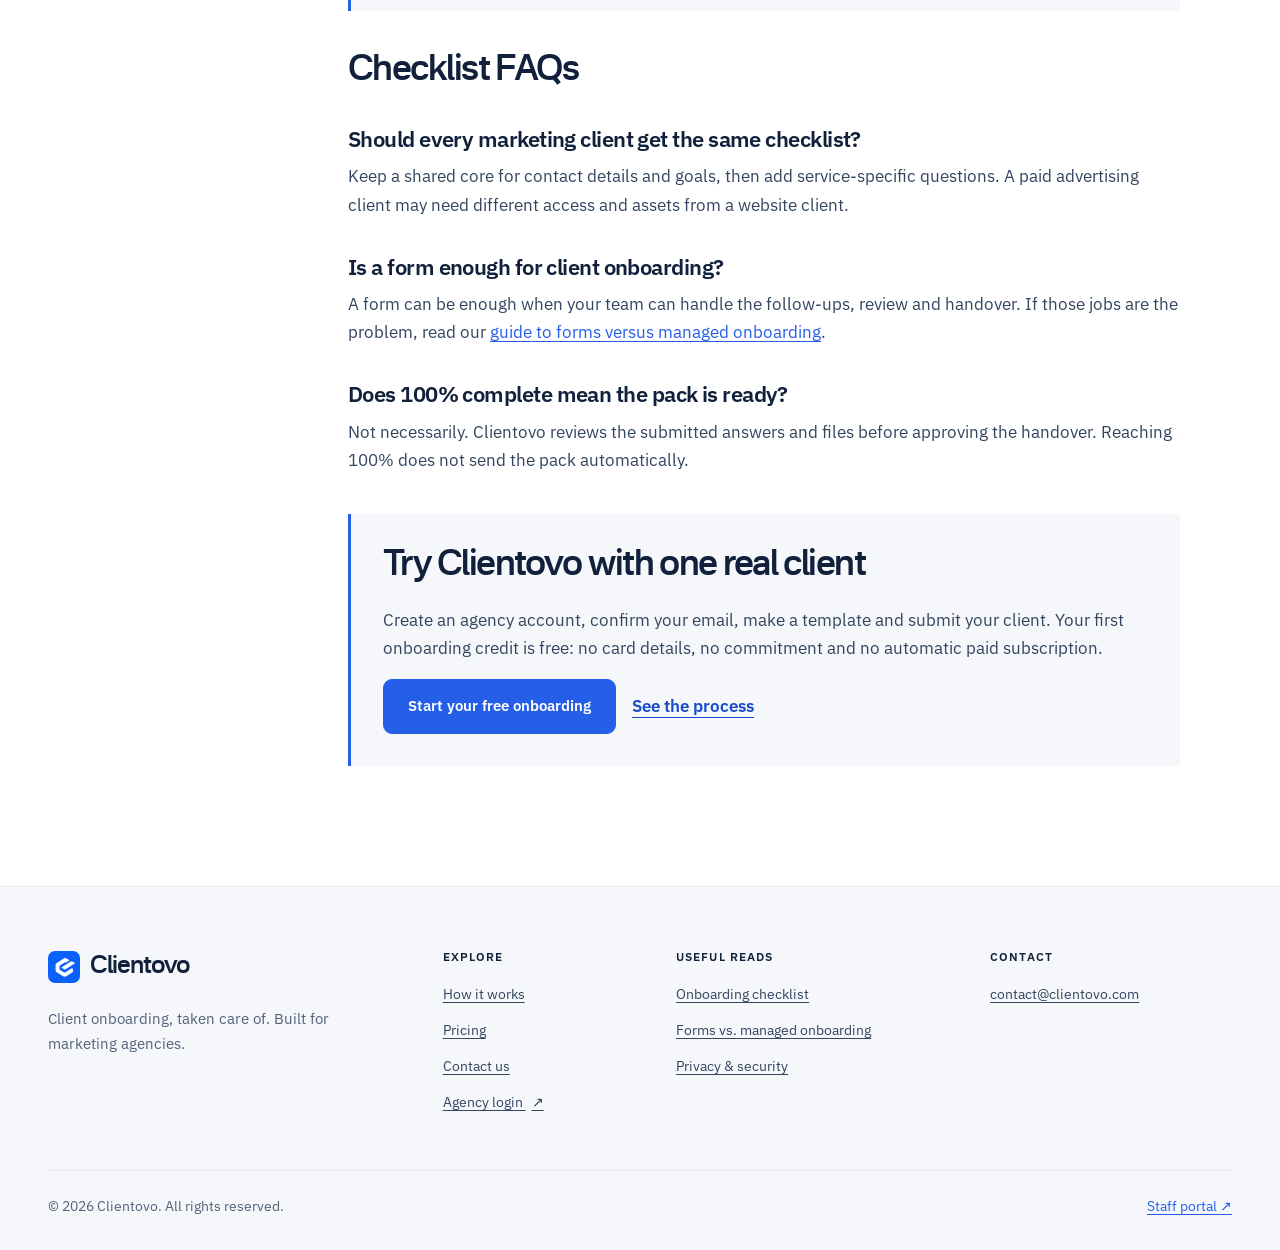
<file: client-onboarding-checklist.html>
<!doctype html>
<html lang="en-GB">
<head>
<meta name="referrer" content="strict-origin-when-cross-origin">
<meta http-equiv="Content-Security-Policy" content="default-src 'self'; script-src 'self' 'sha256-DKQ/rZvQjE7o1f99ePHJh2FSx1BbFKJx48Uy7Gc1wFY='; style-src 'self' 'unsafe-inline'; img-src 'self' data:; font-src 'self'; media-src 'self'; connect-src 'self' https://formspree.io; form-action https://formspree.io; object-src 'none'; base-uri 'self'; frame-src 'none'; upgrade-insecure-requests">
<meta charset="utf-8"><meta name="viewport" content="width=device-width,initial-scale=1">
<title>Marketing Agency Client Onboarding Checklist | Clientovo</title>
<meta name="description" content="A practical client onboarding checklist for marketing agencies covering intake, files, access, follow-up, review and handover.">
<link rel="canonical" href="https://clientovo.com/client-onboarding-checklist.html">
<link rel="shortcut icon" href="/favicon.ico?v=6"><link rel="icon" type="image/png" sizes="16x16" href="/favicon-16.png?v=6"><link rel="icon" type="image/png" sizes="32x32" href="/favicon-32.png?v=6"><link rel="apple-touch-icon" sizes="180x180" href="/apple-touch-icon.png?v=1"><link rel="manifest" href="/site.webmanifest">
<meta name="theme-color" content="#030712"><link rel="preload" href="/fonts/newsreader-latin-400-normal.woff2" as="font" type="font/woff2" crossorigin><link rel="preload" href="/fonts/ibm-plex-sans-latin-400-normal.woff2" as="font" type="font/woff2" crossorigin><link rel="stylesheet" href="/home.css?v=20261022-readiness">
<meta property="og:type" content="article"><meta property="og:locale" content="en_GB"><meta property="og:site_name" content="Clientovo"><meta property="og:title" content="A client onboarding checklist for marketing agencies"><meta property="og:description" content="Decide what your agency needs, collect it in one place and check it before delivery starts."><meta property="og:url" content="https://clientovo.com/client-onboarding-checklist.html"><meta property="og:image" content="https://clientovo.com/og-image.png"><meta name="twitter:card" content="summary_large_image"><meta name="twitter:image" content="https://clientovo.com/og-image.png">
<script type="application/ld+json">{"@context":"https://schema.org","@type":"Article","headline":"A client onboarding checklist for marketing agencies","datePublished":"2026-10-08","author":{"@type":"Organization","name":"Clientovo team"},"publisher":{"@type":"Organization","name":"Clientovo","url":"https://clientovo.com/"},"mainEntityOfPage":"https://clientovo.com/client-onboarding-checklist.html"}</script><script src="/site.js?v=20261022-readiness" defer></script>
<link rel="stylesheet" href="/marketing.css?v=2">
</head>
<body>
<a class="skip-link" href="#main">Skip to content</a>
<header class="site-header">
  <nav class="shell site-nav" aria-label="Main navigation">
    <a class="brand" href="/index.html" aria-label="Clientovo home">
      <img src="/favicon.png?v=6" alt="" width="32" height="32">
      <span>Clientovo</span>
    </a>
    <div class="nav-links">
      <a href="/how-it-works.html">How it works</a>
      <a href="/index.html#pricing">Pricing</a>
      <a href="/contact.html">Contact</a>
    </div>
    <div class="nav-actions">
      <div class="login-menu desktop-login" data-login-menu>
        <button class="login-trigger" type="button" aria-expanded="false" aria-haspopup="true" data-login-trigger>Log in</button>
        <div class="login-panel" data-login-panel hidden>
          <a href="https://app.clientovo.com/agency/login">Agency portal <span class="external-mark" aria-hidden="true">↗</span></a>
          <a href="https://app.clientovo.com/login">Staff portal <span class="external-mark" aria-hidden="true">↗</span></a>
        </div>
      </div>
      <a class="button" href="https://app.clientovo.com/agency/join">Try Clientovo free</a>
    </div>
    <button class="menu-button" type="button" aria-expanded="false" aria-controls="mobile-menu" aria-label="Open menu" data-menu-button>Menu</button>
  </nav>
</header>
<div class="mobile-menu" id="mobile-menu" data-mobile-menu hidden>
  <nav class="mobile-menu-inner" aria-label="Mobile navigation">
    <a href="/how-it-works.html">How it works</a>
    <a href="/index.html#pricing">Pricing</a>
    <a href="/contact.html">Contact</a>
    <a href="https://app.clientovo.com/agency/login">Agency portal <span class="external-mark" aria-hidden="true">↗</span></a>
    <a href="https://app.clientovo.com/login">Staff portal <span class="external-mark" aria-hidden="true">↗</span></a>
    <a class="button" href="https://app.clientovo.com/agency/join">Try Clientovo free</a>
  </nav>
</div>
<main id="main">
  <header class="article-hero">
    <div class="shell">
      <nav class="breadcrumbs" aria-label="Breadcrumb"><a href="/index.html">Home</a> / A client onboarding checklist for marketing agencies</nav>
      <p class="kicker">Agency onboarding guide</p>
      <h1>A client onboarding checklist for marketing agencies</h1>
      <p class="lede text-column" style="margin-top:24px">A signed proposal is not the same as a client who is ready to start. Use this checklist to decide what your agency needs, collect it in one place and check it before passing the client to your delivery team.</p>
      <p class="byline">By the Clientovo team · Published 8 October 2026</p>
    </div>
  </header>

  <div class="shell article-layout">
    <nav class="toc" aria-label="In this guide">
      <h2>In this guide</h2>
      <a href="#prepare">Prepare the intake</a>
      <a href="#collect">Collect information, files and access</a>
      <a href="#review">Follow up and review</a>
      <a href="#handover">Hand over to the delivery team</a>
    </nav>
    <article class="prose">
      <section id="prepare">
        <h2>1. Prepare the intake before asking the client</h2>
        <p>Start with the work you have actually agreed to deliver. A website project, paid advertising campaign and social media retainer need different inputs. Avoid asking every client every possible question.</p>
        <ul>
          <li>Confirm the service, agreed scope, target start date and client decision-maker.</li>
          <li>Name the person at your agency responsible for onboarding and chasing outstanding items.</li>
          <li>Separate required information from optional background. Give each required item a clear completion rule.</li>
          <li>Choose or create a reusable template for this service. Explain unfamiliar terms and which file formats you accept.</li>
        </ul>
        <p>For example, “upload your logo” is clearer if you explain whether the team needs an editable source file or just an image. Clientovo accepts PDF, PNG, JPEG, WebP and TXT uploads, up to 10 MB per file. For editable artwork, SVG, Word documents or video, agree an access-controlled sharing link rather than uploading an unsupported format. Ask only for information needed for the work.</p>
      </section>

      <section id="collect">
        <h2>2. Collect the information your team will use</h2>
        <h3>Client details and project goals</h3>
        <ul>
          <li>Business name, website and main project contact.</li>
          <li>The products or services being promoted, target customers and relevant locations.</li>
          <li>The outcome the client wants and how you will agree to measure it.</li>
          <li>Existing campaigns or website issues, important deadlines and approval contacts.</li>
        </ul>
        <h3>Brand files and content</h3>
        <ul>
          <li>Logos, brand guidelines, approved colours and fonts, where relevant.</li>
          <li>Approved photos and copy, with permission to use them. Share video and editable source files through an agreed private link.</li>
          <li>Existing documents or campaign briefs your delivery team needs.</li>
          <li>Clear filenames and a note explaining which version is current.</li>
        </ul>
        <h3>Platform and account access</h3>
        <p>List the platforms needed for the agreed work, such as the website CMS, analytics or advertising account. Prefer platform invitations and appropriate permissions to collecting passwords in a form. Do not ask for payment-card details or two-factor authentication codes.</p>
        <p>Receiving an answer saying “access granted” is not proof that your team can log in. The agency should verify access in the relevant platform and resolve permissions before starting work.</p>
      </section>

      <section id="review">
        <h2>3. Follow up on gaps, then review the answers</h2>
        <p>Keep one outstanding-items list rather than chasing in separate email threads. A useful follow-up says exactly what is missing, why it is needed and where the client can provide it. Agree a reasonable follow-up schedule instead of repeatedly sending the same generic reminder.</p>
        <ul>
          <li>Check which required answers and files are still missing.</li>
          <li>Ask for clarification when a response is incomplete or contradictory.</li>
          <li>Check that files are usable and relate to the correct client and project.</li>
          <li>Keep internal review notes separate from client-facing instructions.</li>
        </ul>
        <p>A completion percentage measures collection progress. It should not replace a review: every required field can be filled while an answer still needs correcting.</p>
      </section>

      <section id="handover">
        <h2>4. Give the delivery team a clear handover</h2>
        <p>The handover should bring together approved answers, files, project contacts and any outstanding dependencies. Assign responsibility for unresolved items rather than treating them as complete.</p>
        <ul>
          <li>Include a readable report and the relevant uploaded files.</li>
          <li>Identify the template or service the intake belongs to.</li>
          <li>Tell the team where approved information is stored and who should have access.</li>
          <li>Keep downloaded client information secure and follow your agreed retention process.</li>
        </ul>
        <div class="callout"><p>Clientovo helps agencies run the collection part of this process. Your agency creates questions and submits a client through its portal. We send the onboarding link, follow up on missing information and review the completed answers and files. After approval, your agency receives an email link to its handover in the portal. Your agency still owns the client relationship, project scope and specialist delivery decisions.</p></div>
      </section>

      <section>
        <h2>Checklist FAQs</h2>
        <h3>Should every marketing client get the same checklist?</h3>
        <p>Keep a shared core for contact details and goals, then add service-specific questions. A paid advertising client may need different access and assets from a website client.</p>
        <h3>Is a form enough for client onboarding?</h3>
        <p>A form can be enough when your team can handle the follow-ups, review and handover. If those jobs are the problem, read our <a href="/client-onboarding-forms-vs-managed-service.html">guide to forms versus managed onboarding</a>.</p>
        <h3>Does 100% complete mean the pack is ready?</h3>
        <p>Not necessarily. Clientovo reviews the submitted answers and files before approving the handover. Reaching 100% does not send the pack automatically.</p>
      </section>

      <section class="callout">
        <h2>Try Clientovo with one real client</h2>
        <p>Create an agency account, confirm your email, make a template and submit your client. Your first onboarding credit is free: no card details, no commitment and no automatic paid subscription.</p>
        <div class="inline-actions"><a class="button" href="https://app.clientovo.com/agency/join">Start your free onboarding</a><a class="text-link" href="/how-it-works.html">See the process</a></div>
      </section>
    </article>
  </div>
</main>
<footer class="site-footer">
  <div class="shell">
    <div class="footer-grid">
      <div class="footer-intro">
        <a class="brand" href="/index.html"><img src="/favicon.png?v=6" alt="" width="32" height="32"><span>Clientovo</span></a>
        <p>Client onboarding, taken care of. Built for marketing agencies.</p>
        <!-- TODO: George to supply confirmed company registration details and Leeds business address. -->
      </div>
      <nav class="footer-col" aria-label="Explore">
        <h2>Explore</h2>
        <a href="/how-it-works.html">How it works</a>
        <a href="/index.html#pricing">Pricing</a>
        <a href="/contact.html">Contact us</a>
        <a href="https://app.clientovo.com/agency/login">Agency login <span class="external-mark" aria-hidden="true">↗</span></a>
      </nav>
      <nav class="footer-col" aria-label="Useful reads">
        <h2>Useful reads</h2>
        <a href="/client-onboarding-checklist.html">Onboarding checklist</a>
        <a href="/client-onboarding-forms-vs-managed-service.html">Forms vs. managed onboarding</a>
        <a href="/privacy-and-security.html">Privacy &amp; security</a>
      </nav>
      <div class="footer-col">
        <h2>Contact</h2>
        <a href="mailto:contact@clientovo.com">contact@clientovo.com</a>
      </div>
    </div>
    <div class="footer-bottom">
      <span>© 2026 Clientovo. All rights reserved.</span>
      <a href="https://app.clientovo.com/login">Staff portal <span aria-hidden="true">↗</span></a>
    </div>
  </div>
</footer>
</body>
</html>
</file>
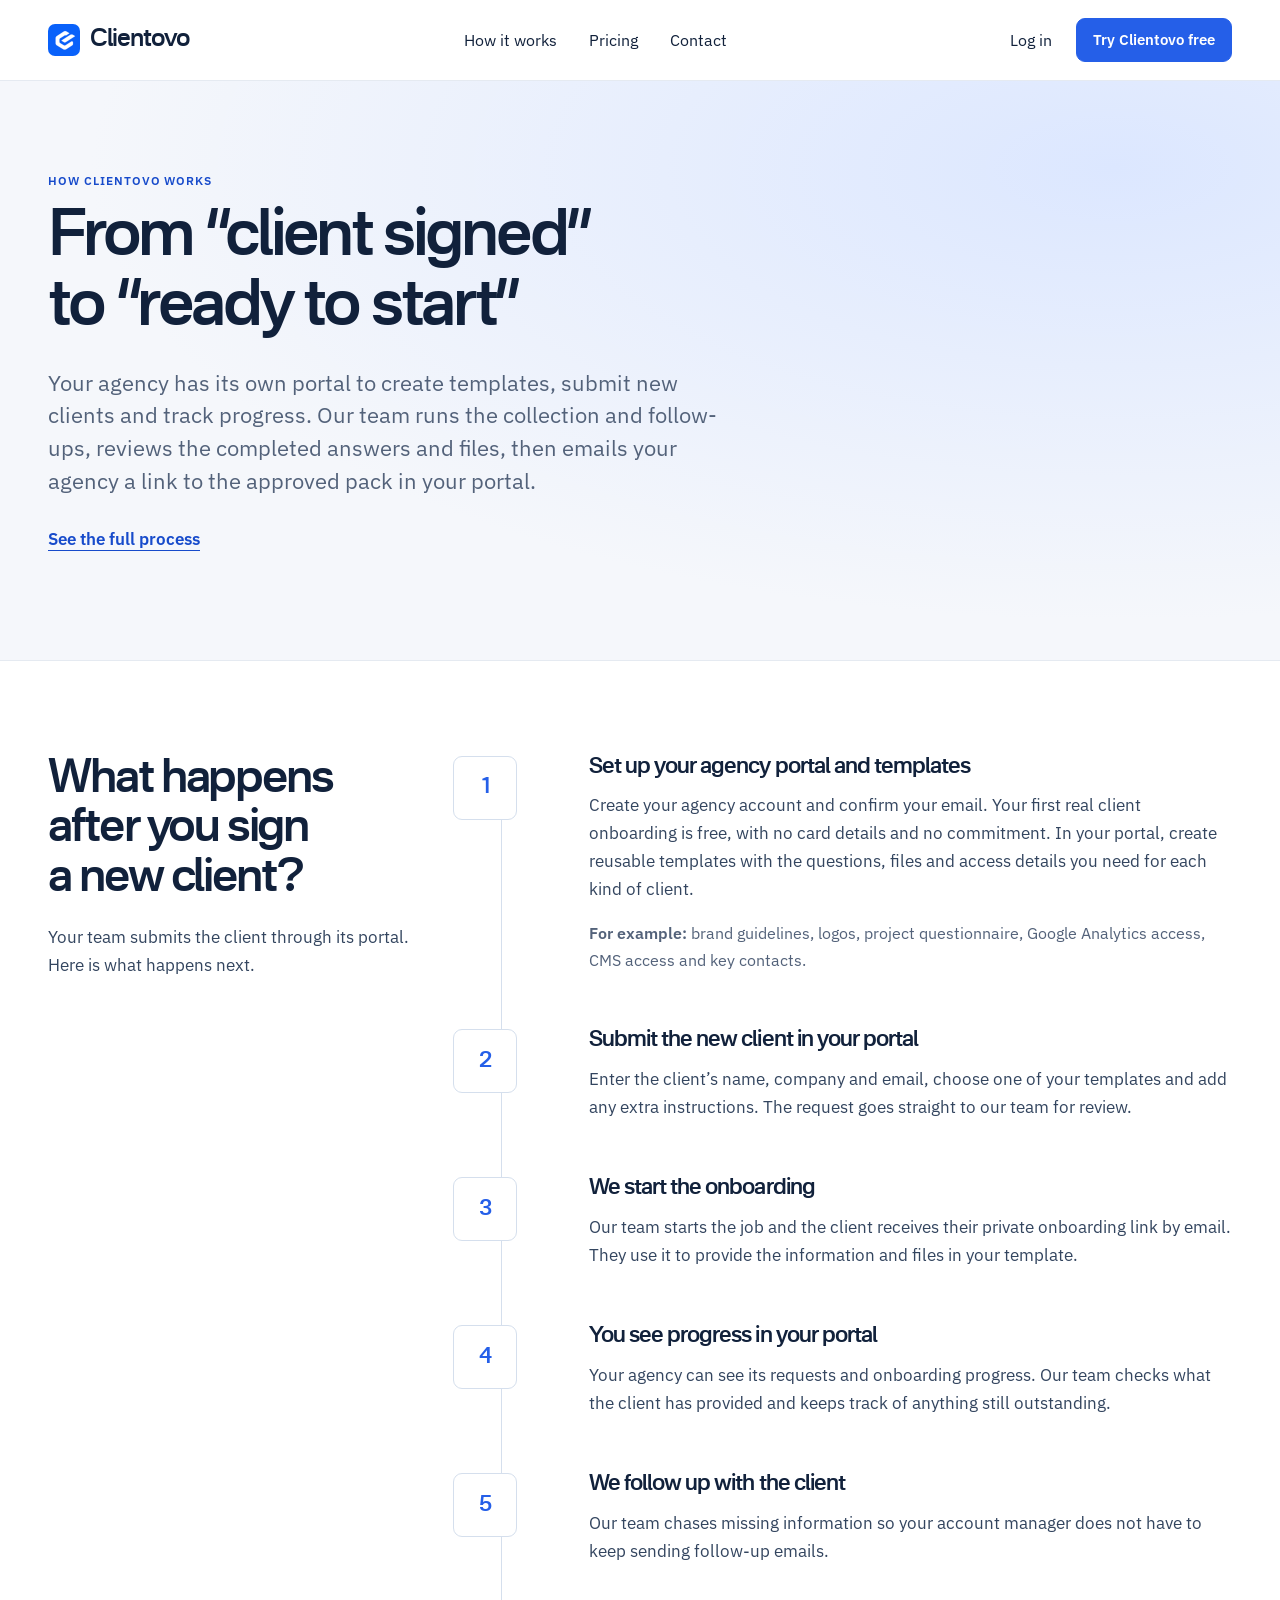
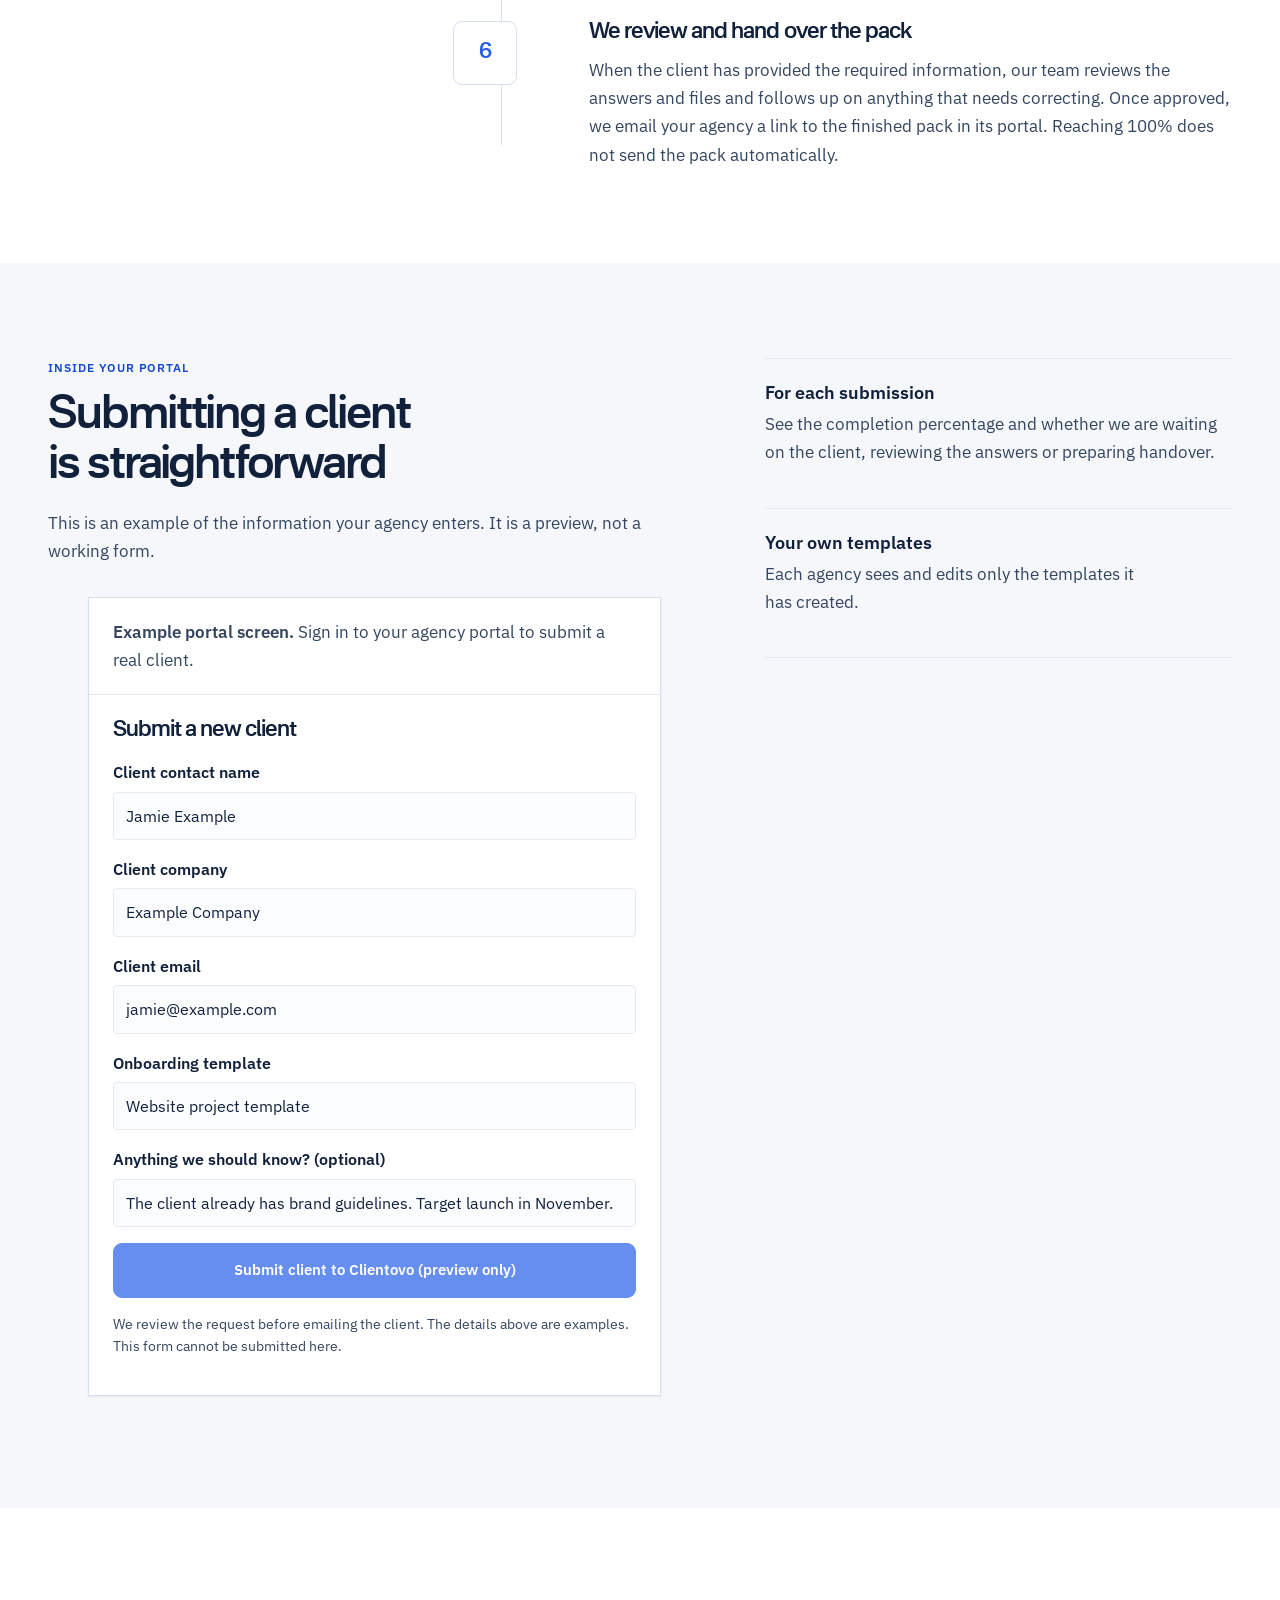
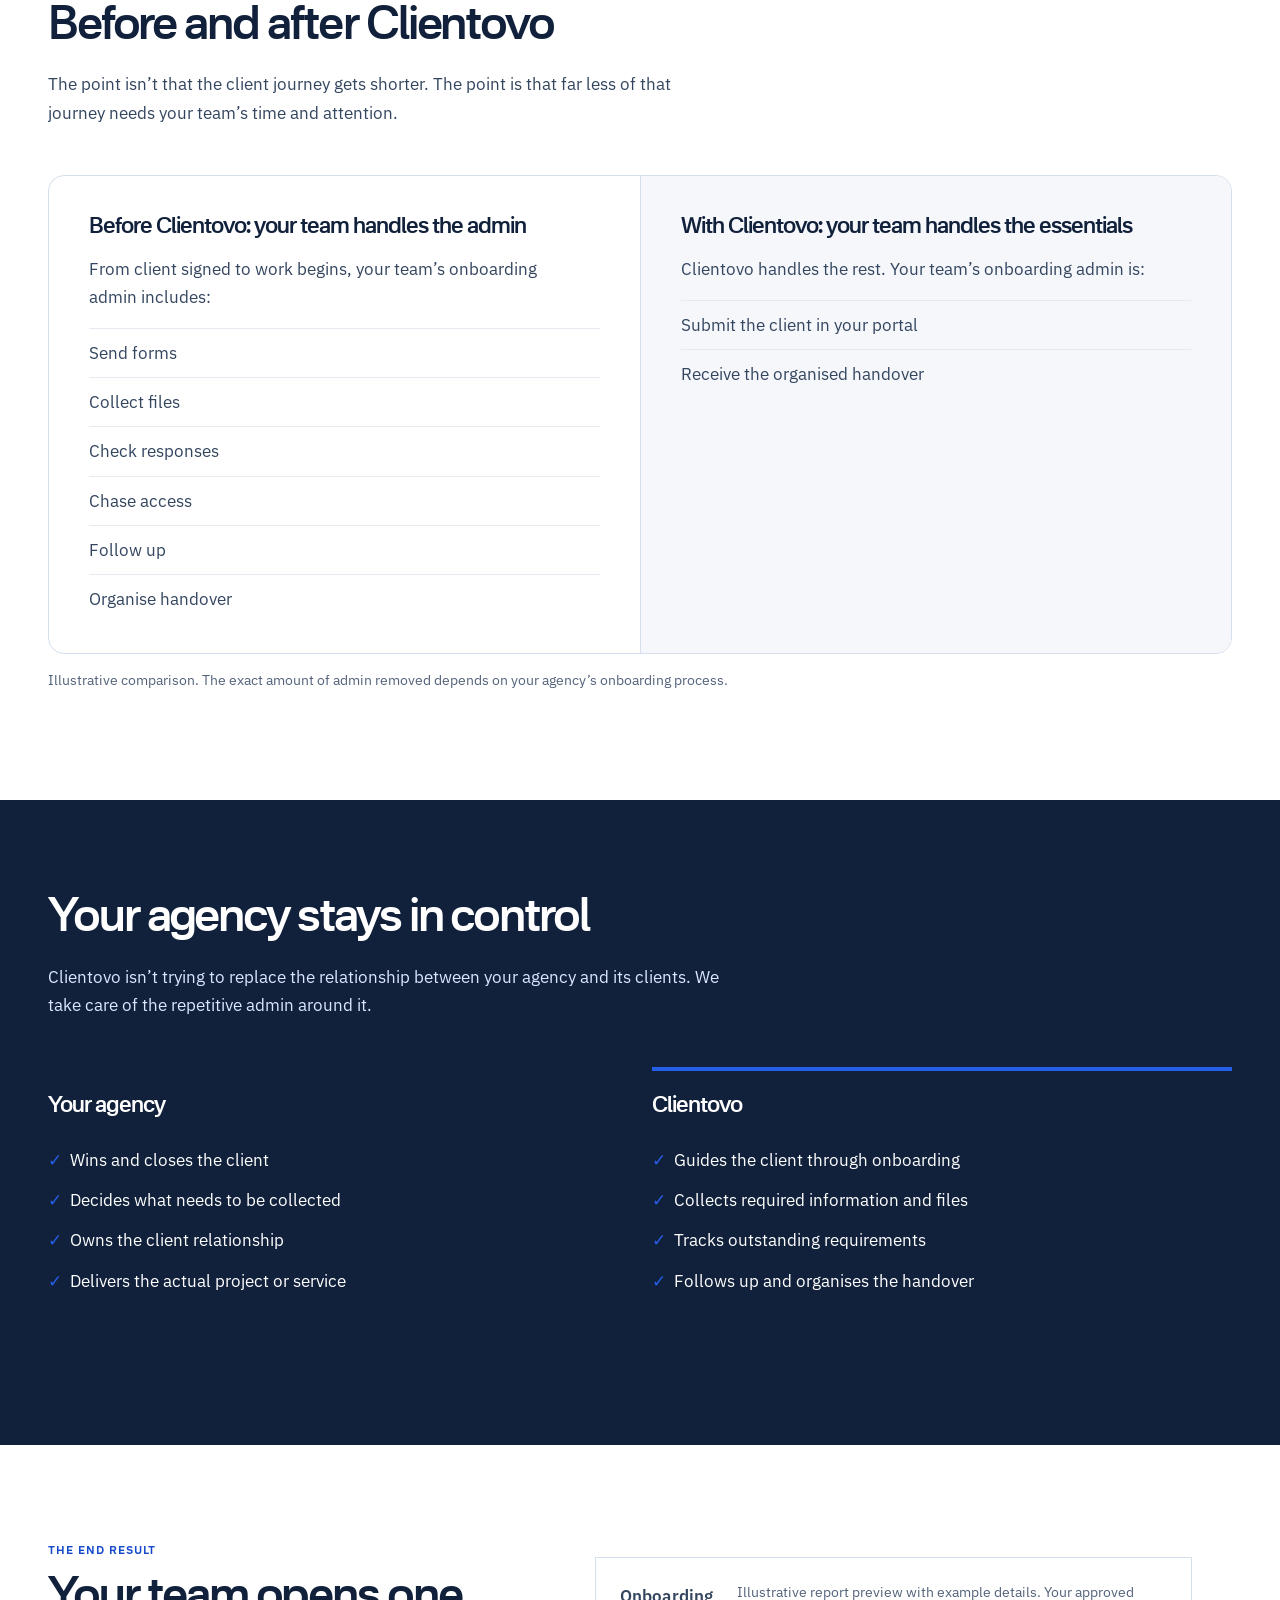
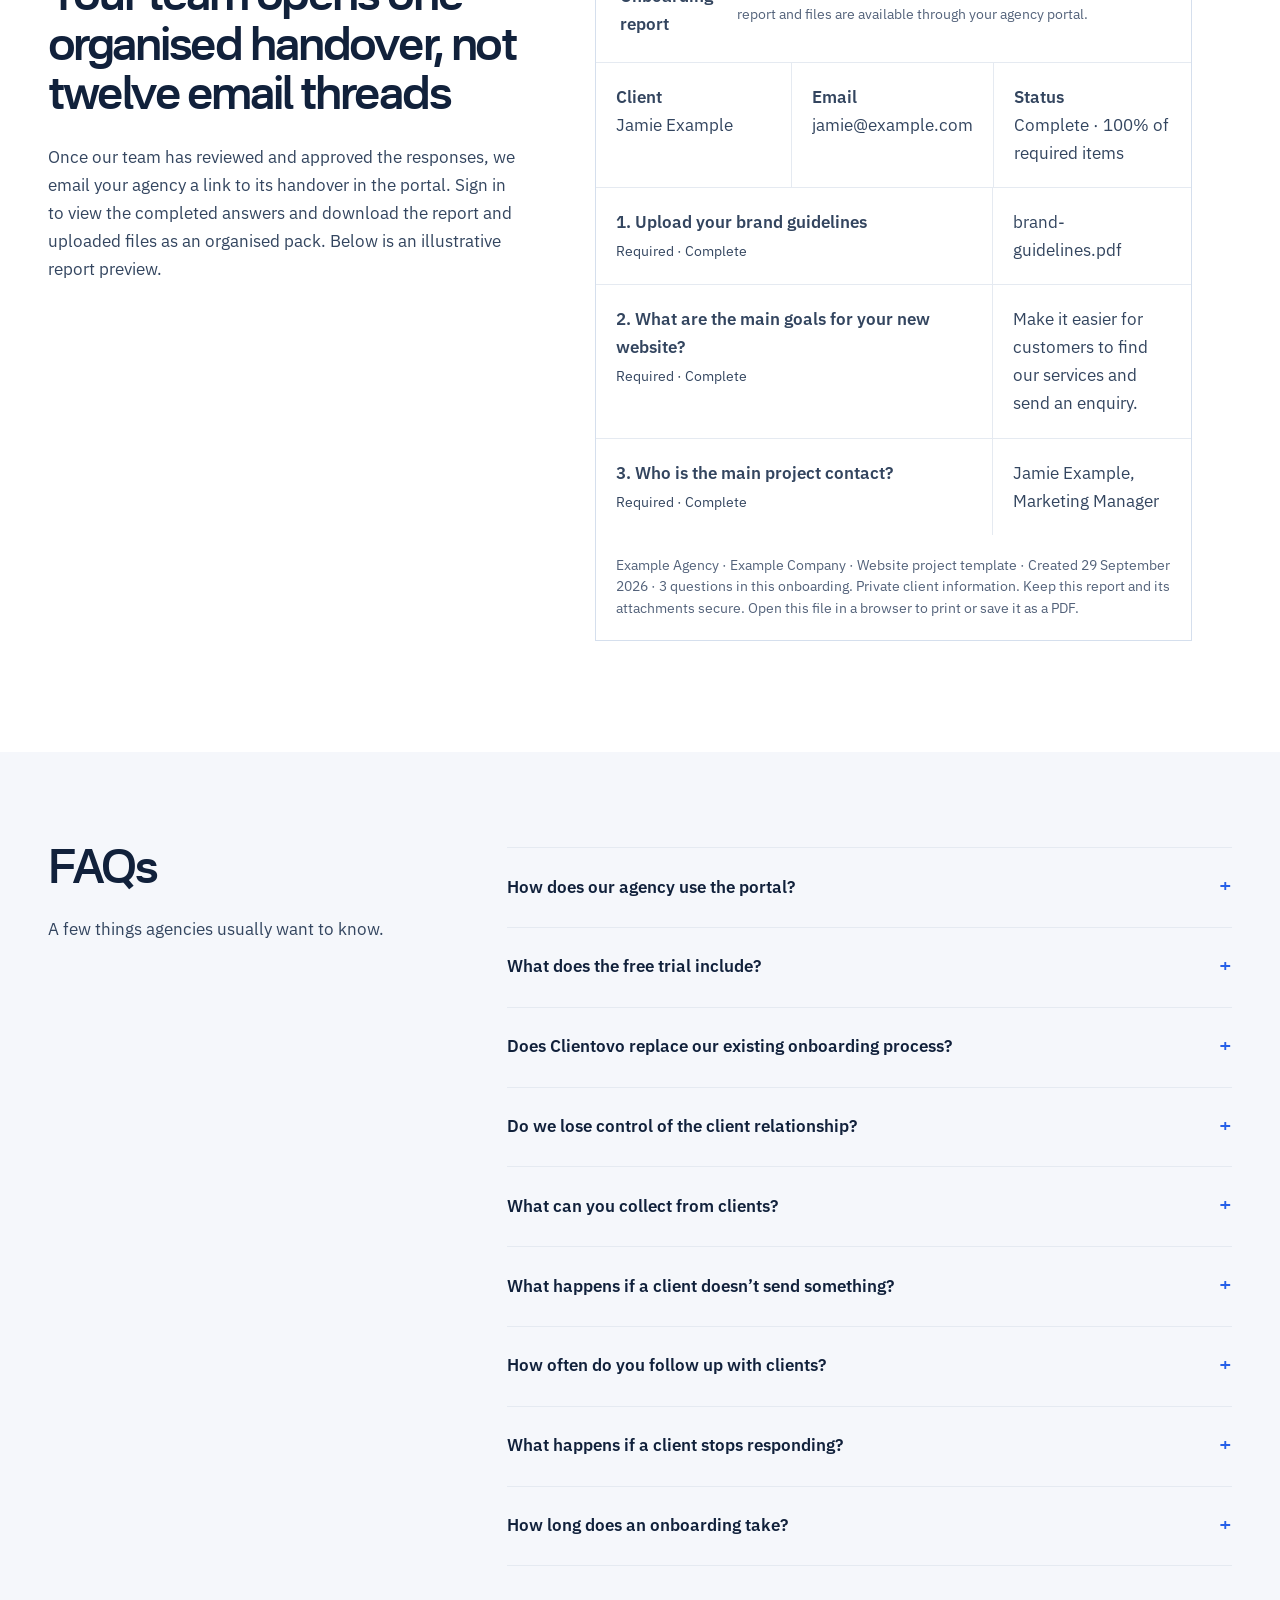
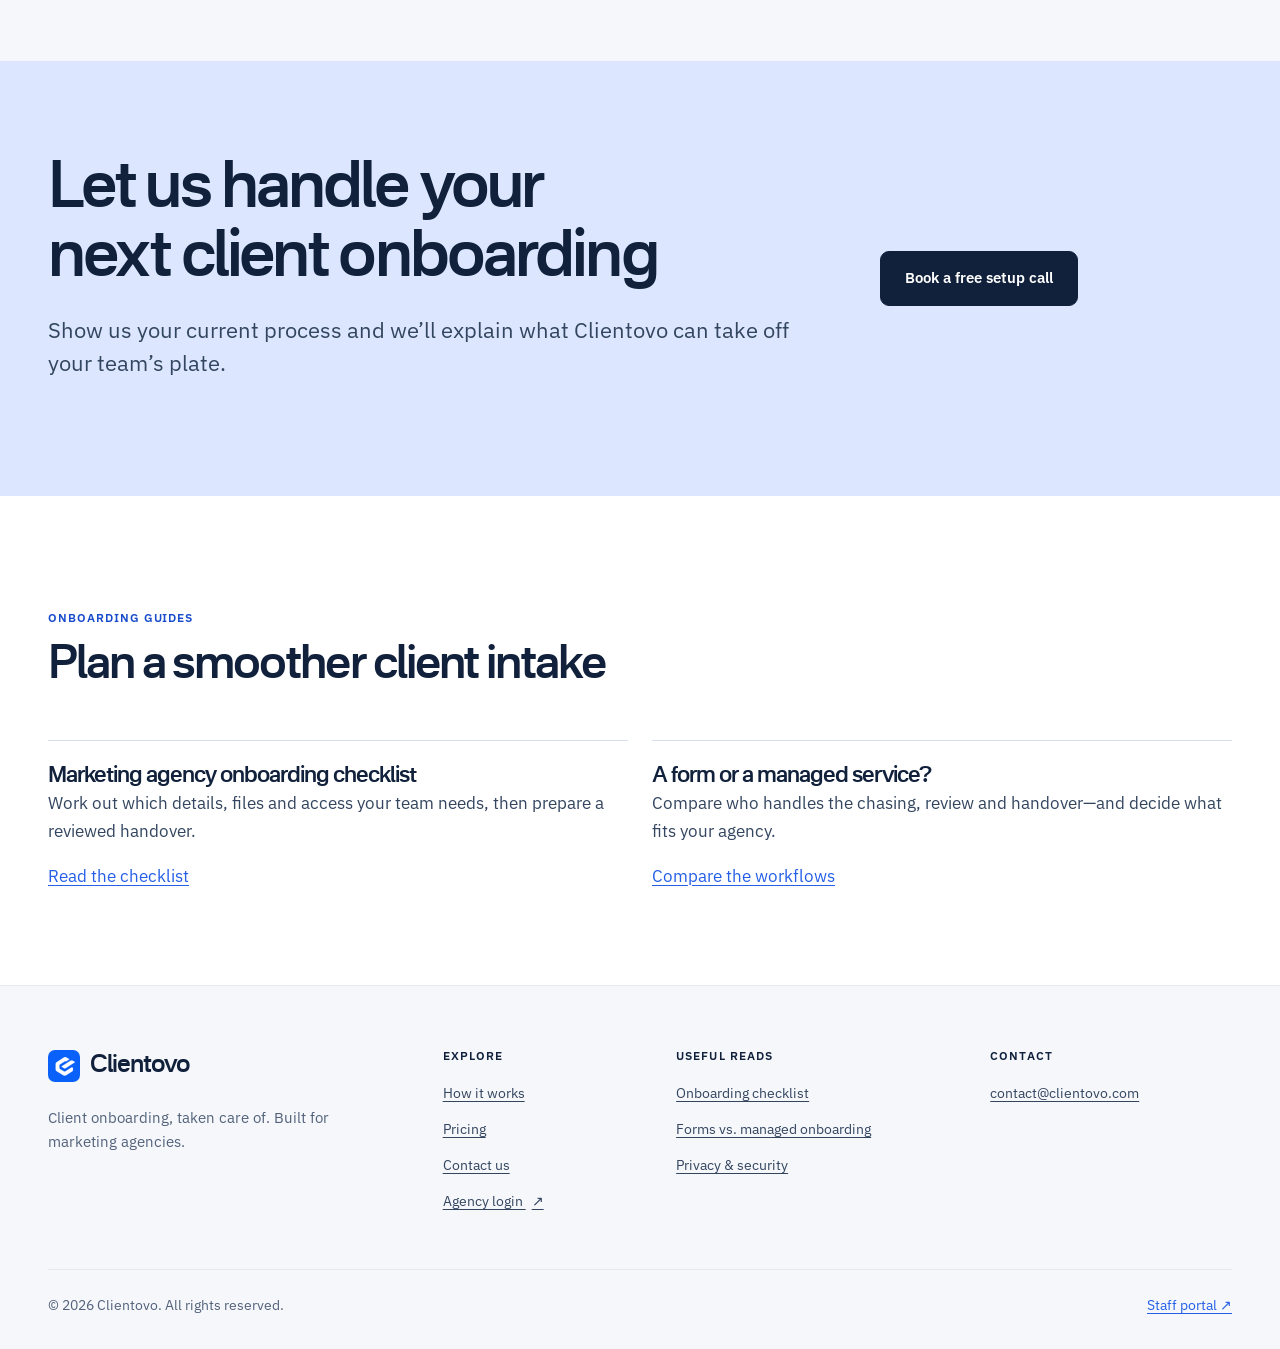
<file: client-onboarding-for-marketing-agencies.html>
<!doctype html>
<html lang="en">
<head>
<meta name="referrer" content="strict-origin-when-cross-origin">
<meta http-equiv="Content-Security-Policy" content="default-src 'self'; script-src 'self' 'sha256-eMTmxKQDW5P+if88cw6ybRzaDn/EFVFQtui9CUfJgaE='; style-src 'self' 'unsafe-inline'; img-src 'self' data:; font-src 'self'; media-src 'self'; connect-src 'self' https://formspree.io; form-action https://formspree.io; object-src 'none'; base-uri 'self'; frame-src 'none'; upgrade-insecure-requests"><meta charset="utf-8"><meta name="viewport" content="width=device-width,initial-scale=1">
<title>Process | Clientovo</title>
<meta name="robots" content="noindex,follow"><link rel="canonical" href="https://clientovo.com/how-it-works.html">
<meta http-equiv="refresh" content="0; url=how-it-works.html">
<script>location.replace('how-it-works.html'+location.hash)</script></head>
<body><p>This page has moved to <a href="how-it-works.html">the Clientovo process</a>.</p></body>
</html>
</file>
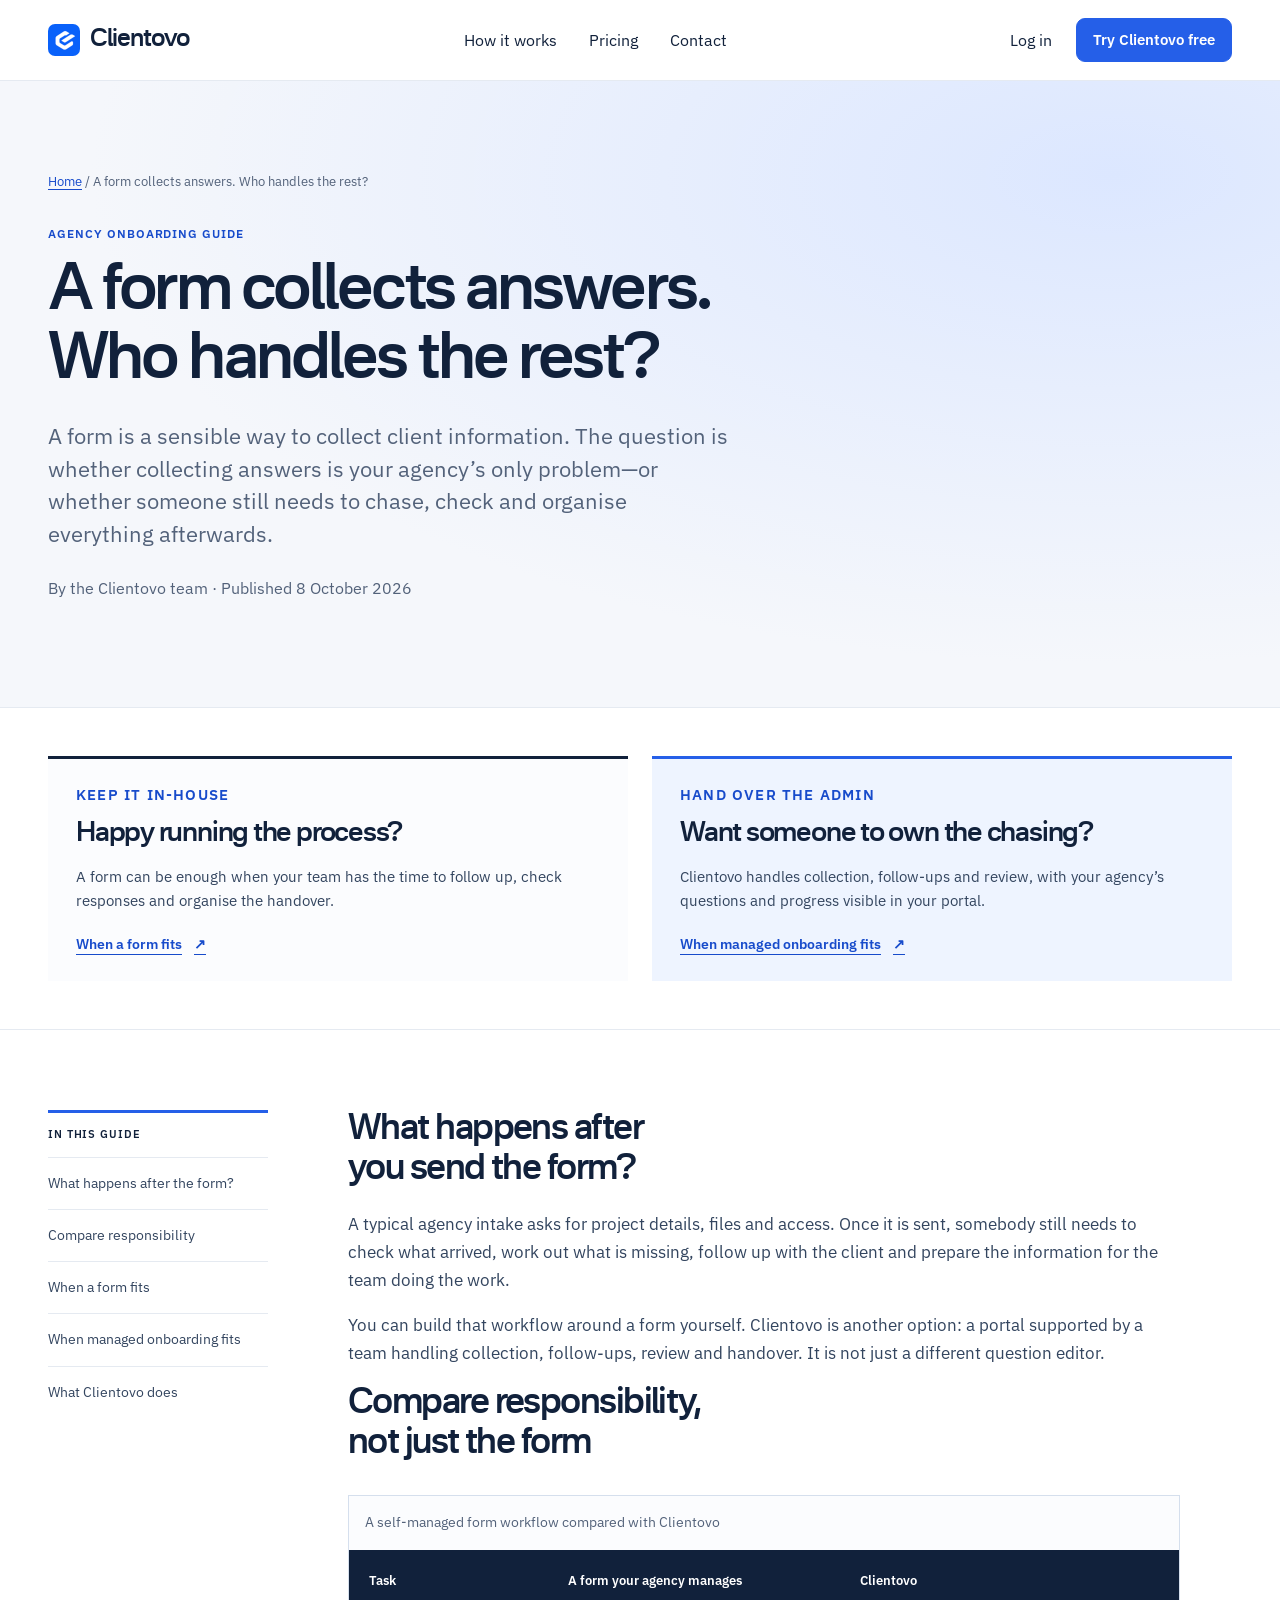
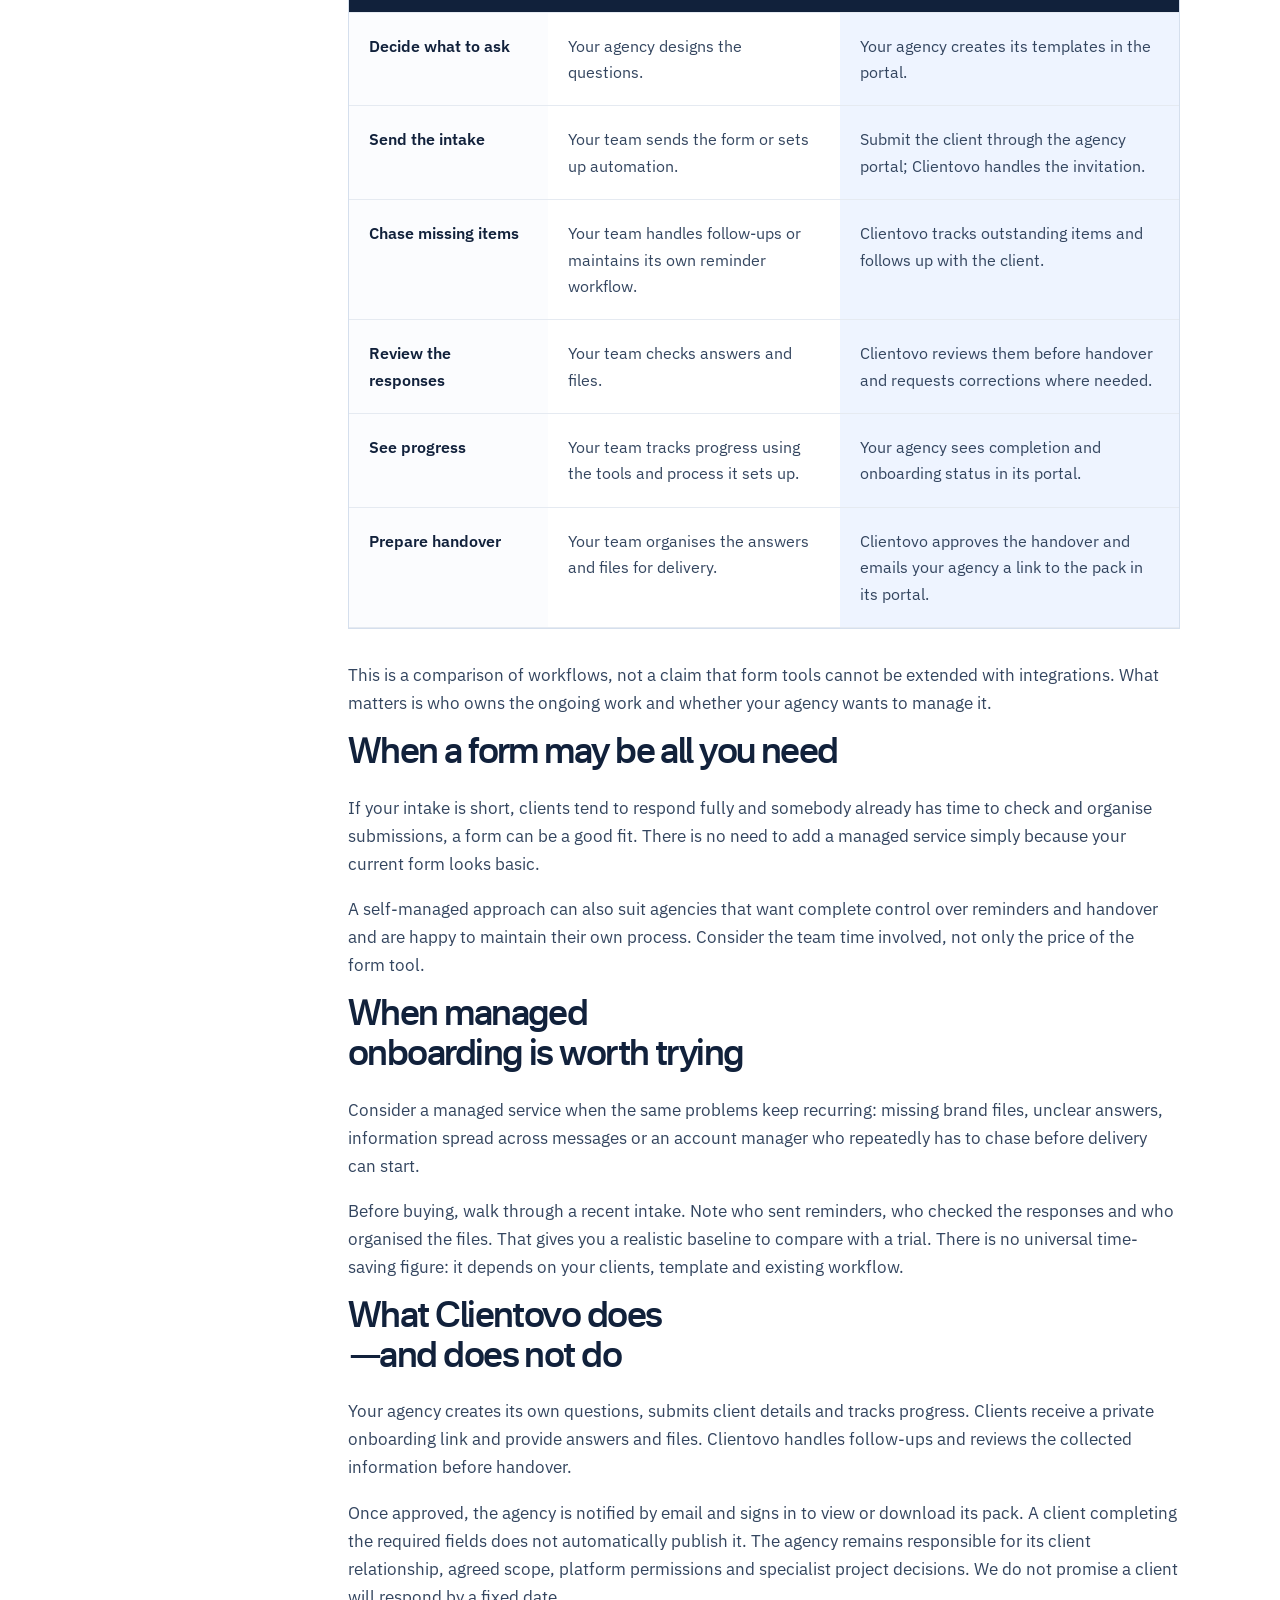
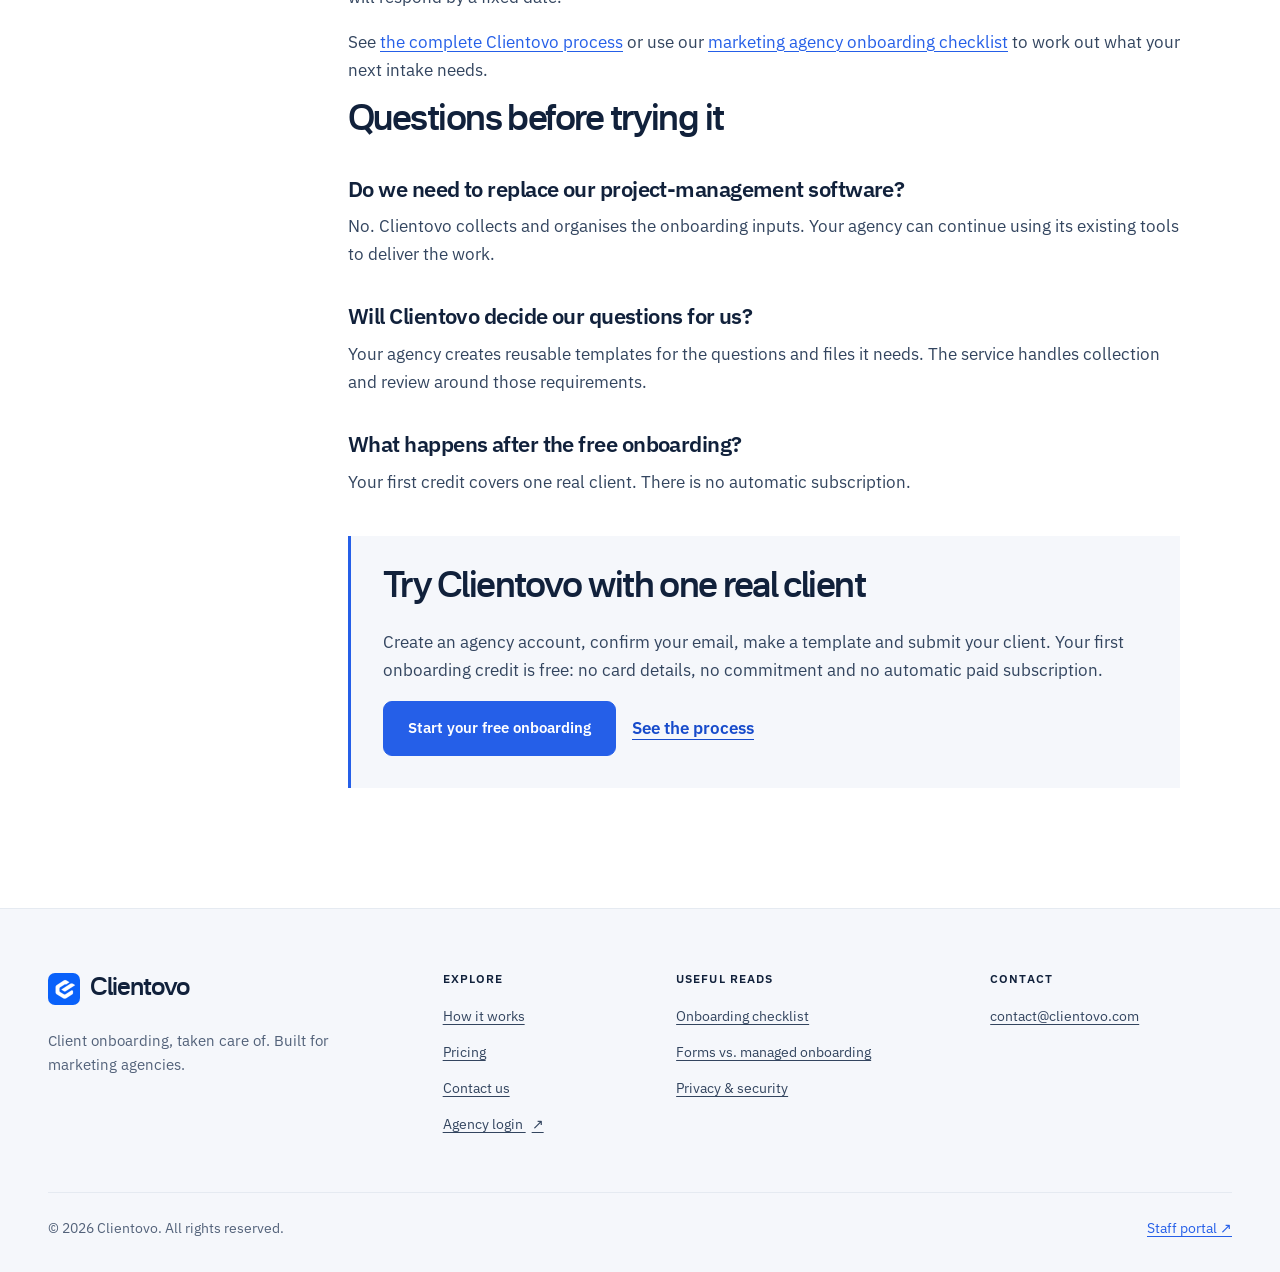
<file: client-onboarding-forms-vs-managed-service.html>
<!doctype html>
<html lang="en-GB">
<head>
<meta name="referrer" content="strict-origin-when-cross-origin">
<meta http-equiv="Content-Security-Policy" content="default-src 'self'; script-src 'self' 'sha256-oYBtZYF0UydsDg4uWQxJ7GD3yBHlybZdYugDb0zk2RE='; style-src 'self' 'unsafe-inline'; img-src 'self' data:; font-src 'self'; media-src 'self'; connect-src 'self' https://formspree.io; form-action https://formspree.io; object-src 'none'; base-uri 'self'; frame-src 'none'; upgrade-insecure-requests">
<meta charset="utf-8"><meta name="viewport" content="width=device-width,initial-scale=1">
<title>Client Onboarding Forms vs a Managed Service | Clientovo</title>
<meta name="description" content="Compare a self-managed client onboarding form with Clientovo’s managed collection, follow-up, review and handover workflow.">
<link rel="canonical" href="https://clientovo.com/client-onboarding-forms-vs-managed-service.html">
<link rel="shortcut icon" href="/favicon.ico?v=6"><link rel="icon" type="image/png" sizes="16x16" href="/favicon-16.png?v=6"><link rel="icon" type="image/png" sizes="32x32" href="/favicon-32.png?v=6"><link rel="apple-touch-icon" sizes="180x180" href="/apple-touch-icon.png?v=1"><link rel="manifest" href="/site.webmanifest">
<meta name="theme-color" content="#030712"><link rel="preload" href="/fonts/newsreader-latin-400-normal.woff2" as="font" type="font/woff2" crossorigin><link rel="preload" href="/fonts/ibm-plex-sans-latin-400-normal.woff2" as="font" type="font/woff2" crossorigin><link rel="stylesheet" href="/home.css?v=20261022-readiness">
<meta property="og:type" content="article"><meta property="og:locale" content="en_GB"><meta property="og:site_name" content="Clientovo"><meta property="og:title" content="A form collects answers. Who handles the rest?"><meta property="og:description" content="Compare responsibility across a self-managed form and managed client onboarding."><meta property="og:url" content="https://clientovo.com/client-onboarding-forms-vs-managed-service.html"><meta property="og:image" content="https://clientovo.com/og-image.png"><meta name="twitter:card" content="summary_large_image"><meta name="twitter:image" content="https://clientovo.com/og-image.png">
<script type="application/ld+json">{"@context":"https://schema.org","@type":"Article","headline":"A form collects answers. Who handles the rest?","datePublished":"2026-10-08","author":{"@type":"Organization","name":"Clientovo team"},"publisher":{"@type":"Organization","name":"Clientovo","url":"https://clientovo.com/"},"mainEntityOfPage":"https://clientovo.com/client-onboarding-forms-vs-managed-service.html"}</script><script src="/site.js?v=20261022-readiness" defer></script>
<link rel="stylesheet" href="/marketing.css?v=2">
</head>
<body>
<a class="skip-link" href="#main">Skip to content</a>
<header class="site-header">
  <nav class="shell site-nav" aria-label="Main navigation">
    <a class="brand" href="/index.html" aria-label="Clientovo home">
      <img src="/favicon.png?v=6" alt="" width="32" height="32">
      <span>Clientovo</span>
    </a>
    <div class="nav-links">
      <a href="/how-it-works.html">How it works</a>
      <a href="/index.html#pricing">Pricing</a>
      <a href="/contact.html">Contact</a>
    </div>
    <div class="nav-actions">
      <div class="login-menu desktop-login" data-login-menu>
        <button class="login-trigger" type="button" aria-expanded="false" aria-haspopup="true" data-login-trigger>Log in</button>
        <div class="login-panel" data-login-panel hidden>
          <a href="https://app.clientovo.com/agency/login">Agency portal <span class="external-mark" aria-hidden="true">↗</span></a>
          <a href="https://app.clientovo.com/login">Staff portal <span class="external-mark" aria-hidden="true">↗</span></a>
        </div>
      </div>
      <a class="button" href="https://app.clientovo.com/agency/join">Try Clientovo free</a>
    </div>
    <button class="menu-button" type="button" aria-expanded="false" aria-controls="mobile-menu" aria-label="Open menu" data-menu-button>Menu</button>
  </nav>
</header>
<div class="mobile-menu" id="mobile-menu" data-mobile-menu hidden>
  <nav class="mobile-menu-inner" aria-label="Mobile navigation">
    <a href="/how-it-works.html">How it works</a>
    <a href="/index.html#pricing">Pricing</a>
    <a href="/contact.html">Contact</a>
    <a href="https://app.clientovo.com/agency/login">Agency portal <span class="external-mark" aria-hidden="true">↗</span></a>
    <a href="https://app.clientovo.com/login">Staff portal <span class="external-mark" aria-hidden="true">↗</span></a>
    <a class="button" href="https://app.clientovo.com/agency/join">Try Clientovo free</a>
  </nav>
</div>
<main id="main">
  <header class="article-hero">
    <div class="shell">
      <nav class="breadcrumbs" aria-label="Breadcrumb"><a href="/index.html">Home</a> / A form collects answers. Who handles the rest?</nav>
      <p class="kicker">Agency onboarding guide</p>
      <h1>A form collects answers. Who handles the rest?</h1>
      <p class="lede text-column" style="margin-top:24px">A form is a sensible way to collect client information. The question is whether collecting answers is your agency’s only problem—or whether someone still needs to chase, check and organise everything afterwards.</p>
      <p class="byline">By the Clientovo team · Published 8 October 2026</p>
    </div>
  </header>

  <section class="decision-section" aria-label="Find the right fit">
    <div class="shell decision-grid">
      <div class="decision-card"><p class="kicker">Keep it in-house</p><h2>Happy running the process?</h2><p>A form can be enough when your team has the time to follow up, check responses and organise the handover.</p><a class="text-link" href="#form-fit">When a form fits <span aria-hidden="true">↗</span></a></div>
      <div class="decision-card"><p class="kicker">Hand over the admin</p><h2>Want someone to own the chasing?</h2><p>Clientovo handles collection, follow-ups and review, with your agency’s questions and progress visible in your portal.</p><a class="text-link" href="#managed-fit">When managed onboarding fits <span aria-hidden="true">↗</span></a></div>
    </div>
  </section>
  <div class="shell article-layout">
    <nav class="toc" aria-label="In this guide">
      <h2>In this guide</h2>
      <a href="#after-form">What happens after the form?</a>
      <a href="#compare">Compare responsibility</a>
      <a href="#form-fit">When a form fits</a>
      <a href="#managed-fit">When managed onboarding fits</a>
      <a href="#scope">What Clientovo does</a>
    </nav>
    <article class="prose">
      <section id="after-form">
        <h2>What happens after you send the form?</h2>
        <p>A typical agency intake asks for project details, files and access. Once it is sent, somebody still needs to check what arrived, work out what is missing, follow up with the client and prepare the information for the team doing the work.</p>
        <p>You can build that workflow around a form yourself. Clientovo is another option: a portal supported by a team handling collection, follow-ups, review and handover. It is not just a different question editor.</p>
      </section>

      <section id="compare">
        <h2>Compare responsibility, not just the form</h2>
        <div class="table-scroll" role="region" aria-label="Onboarding workflow comparison. Scroll horizontally on smaller screens." tabindex="0">
        <table>
          <caption class="small muted" style="text-align:left;margin-bottom:12px">A self-managed form workflow compared with Clientovo</caption>
          <thead><tr><th scope="col">Task</th><th scope="col">A form your agency manages</th><th scope="col">Clientovo</th></tr></thead>
          <tbody>
            <tr><th scope="row">Decide what to ask</th><td>Your agency designs the questions.</td><td>Your agency creates its templates in the portal.</td></tr>
            <tr><th scope="row">Send the intake</th><td>Your team sends the form or sets up automation.</td><td>Submit the client through the agency portal; Clientovo handles the invitation.</td></tr>
            <tr><th scope="row">Chase missing items</th><td>Your team handles follow-ups or maintains its own reminder workflow.</td><td>Clientovo tracks outstanding items and follows up with the client.</td></tr>
            <tr><th scope="row">Review the responses</th><td>Your team checks answers and files.</td><td>Clientovo reviews them before handover and requests corrections where needed.</td></tr>
            <tr><th scope="row">See progress</th><td>Your team tracks progress using the tools and process it sets up.</td><td>Your agency sees completion and onboarding status in its portal.</td></tr>
            <tr><th scope="row">Prepare handover</th><td>Your team organises the answers and files for delivery.</td><td>Clientovo approves the handover and emails your agency a link to the pack in its portal.</td></tr>
          </tbody>
        </table>
        </div>
        <p>This is a comparison of workflows, not a claim that form tools cannot be extended with integrations. What matters is who owns the ongoing work and whether your agency wants to manage it.</p>
      </section>

      <section id="form-fit">
        <h2>When a form may be all you need</h2>
        <p>If your intake is short, clients tend to respond fully and somebody already has time to check and organise submissions, a form can be a good fit. There is no need to add a managed service simply because your current form looks basic.</p>
        <p>A self-managed approach can also suit agencies that want complete control over reminders and handover and are happy to maintain their own process. Consider the team time involved, not only the price of the form tool.</p>
      </section>

      <section id="managed-fit">
        <h2>When managed onboarding is worth trying</h2>
        <p>Consider a managed service when the same problems keep recurring: missing brand files, unclear answers, information spread across messages or an account manager who repeatedly has to chase before delivery can start.</p>
        <p>Before buying, walk through a recent intake. Note who sent reminders, who checked the responses and who organised the files. That gives you a realistic baseline to compare with a trial. There is no universal time-saving figure: it depends on your clients, template and existing workflow.</p>
      </section>

      <section id="scope">
        <h2>What Clientovo does—and does not do</h2>
        <p>Your agency creates its own questions, submits client details and tracks progress. Clients receive a private onboarding link and provide answers and files. Clientovo handles follow-ups and reviews the collected information before handover.</p>
        <p>Once approved, the agency is notified by email and signs in to view or download its pack. A client completing the required fields does not automatically publish it. The agency remains responsible for its client relationship, agreed scope, platform permissions and specialist project decisions. We do not promise a client will respond by a fixed date.</p>
        <p>See <a href="/how-it-works.html">the complete Clientovo process</a> or use our <a href="/client-onboarding-checklist.html">marketing agency onboarding checklist</a> to work out what your next intake needs.</p>
      </section>

      <section>
        <h2>Questions before trying it</h2>
        <h3>Do we need to replace our project-management software?</h3>
        <p>No. Clientovo collects and organises the onboarding inputs. Your agency can continue using its existing tools to deliver the work.</p>
        <h3>Will Clientovo decide our questions for us?</h3>
        <p>Your agency creates reusable templates for the questions and files it needs. The service handles collection and review around those requirements.</p>
        <h3>What happens after the free onboarding?</h3>
        <p>Your first credit covers one real client. There is no automatic subscription.</p>
      </section>

      <section class="callout">
        <h2>Try Clientovo with one real client</h2>
        <p>Create an agency account, confirm your email, make a template and submit your client. Your first onboarding credit is free: no card details, no commitment and no automatic paid subscription.</p>
        <div class="inline-actions"><a class="button" href="https://app.clientovo.com/agency/join">Start your free onboarding</a><a class="text-link" href="/how-it-works.html">See the process</a></div>
      </section>
    </article>
  </div>
</main>
<footer class="site-footer">
  <div class="shell">
    <div class="footer-grid">
      <div class="footer-intro">
        <a class="brand" href="/index.html"><img src="/favicon.png?v=6" alt="" width="32" height="32"><span>Clientovo</span></a>
        <p>Client onboarding, taken care of. Built for marketing agencies.</p>
        <!-- TODO: George to supply confirmed company registration details and Leeds business address. -->
      </div>
      <nav class="footer-col" aria-label="Explore">
        <h2>Explore</h2>
        <a href="/how-it-works.html">How it works</a>
        <a href="/index.html#pricing">Pricing</a>
        <a href="/contact.html">Contact us</a>
        <a href="https://app.clientovo.com/agency/login">Agency login <span class="external-mark" aria-hidden="true">↗</span></a>
      </nav>
      <nav class="footer-col" aria-label="Useful reads">
        <h2>Useful reads</h2>
        <a href="/client-onboarding-checklist.html">Onboarding checklist</a>
        <a href="/client-onboarding-forms-vs-managed-service.html">Forms vs. managed onboarding</a>
        <a href="/privacy-and-security.html">Privacy &amp; security</a>
      </nav>
      <div class="footer-col">
        <h2>Contact</h2>
        <a href="mailto:contact@clientovo.com">contact@clientovo.com</a>
      </div>
    </div>
    <div class="footer-bottom">
      <span>© 2026 Clientovo. All rights reserved.</span>
      <a href="https://app.clientovo.com/login">Staff portal <span aria-hidden="true">↗</span></a>
    </div>
  </div>
</footer>
</body>
</html>
</file>
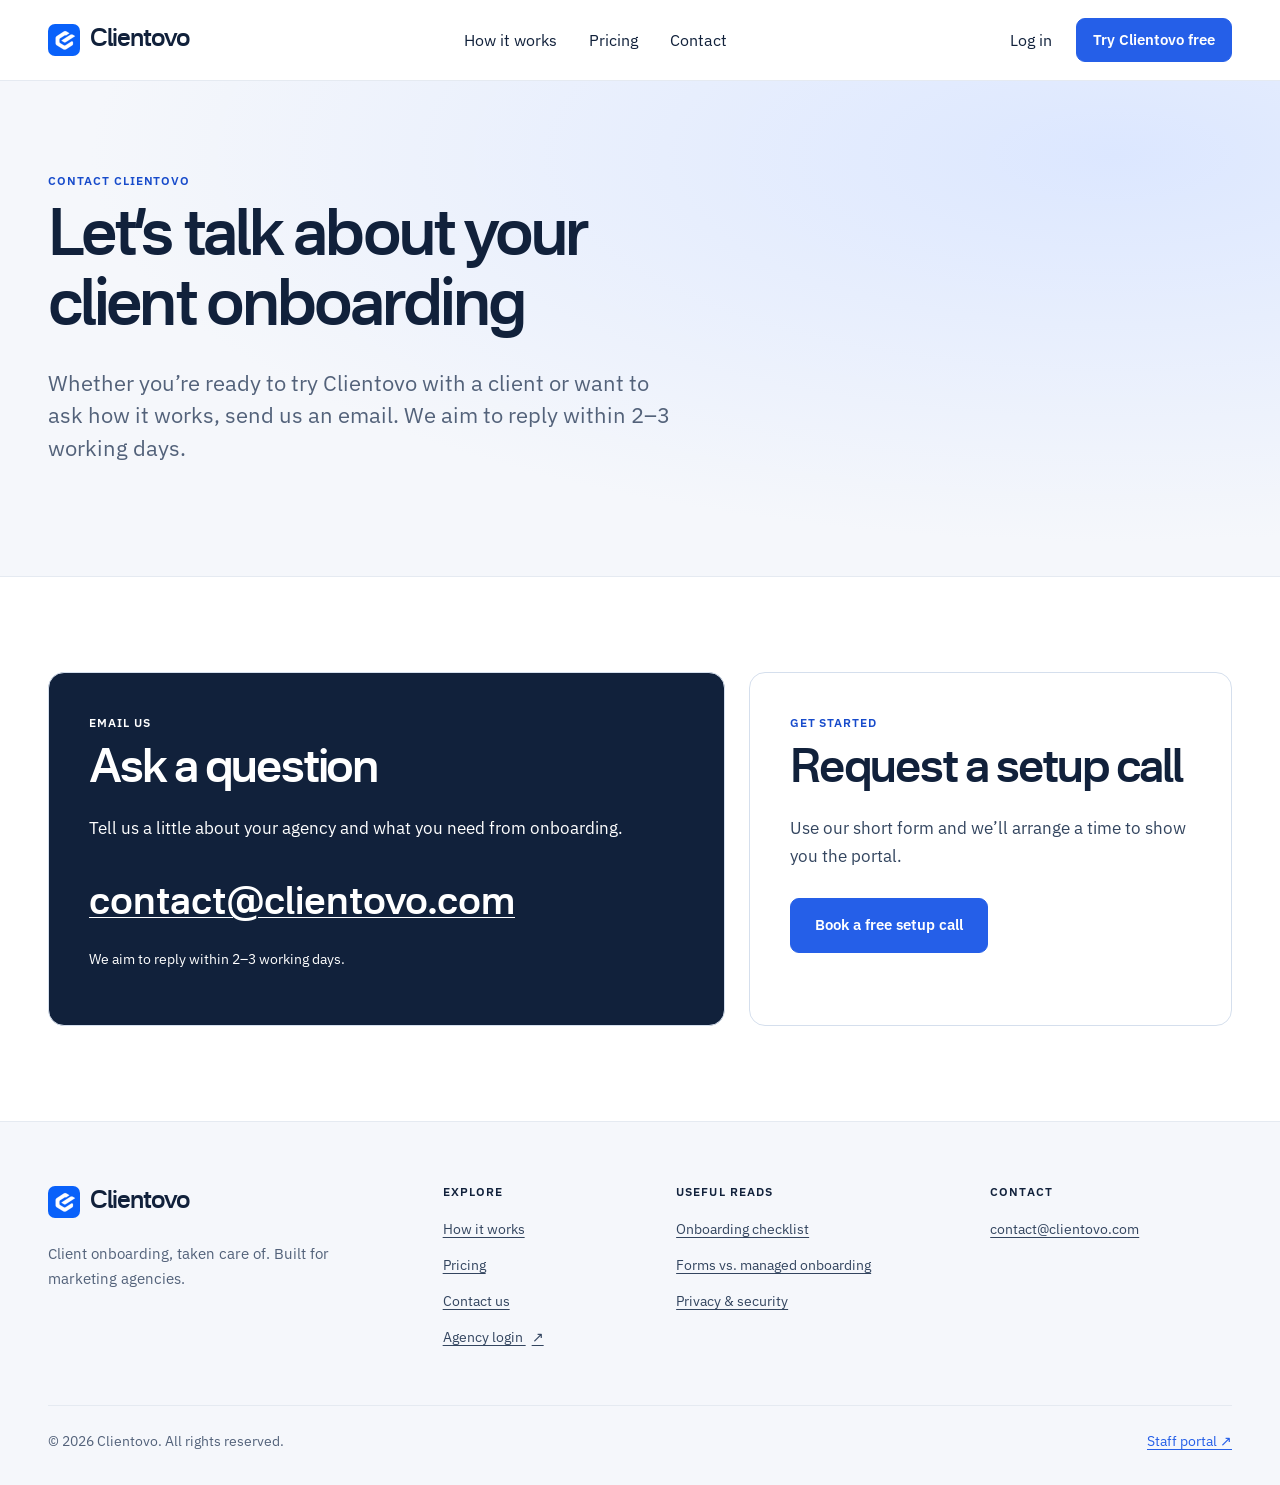
<file: contact.html>
<!doctype html>
<html lang="en-GB">
<head>
<meta name="referrer" content="strict-origin-when-cross-origin">
<meta http-equiv="Content-Security-Policy" content="default-src 'self'; script-src 'self' ; style-src 'self' 'unsafe-inline'; img-src 'self' data:; font-src 'self'; media-src 'self'; connect-src 'self' https://formspree.io; form-action https://formspree.io; object-src 'none'; base-uri 'self'; frame-src 'none'; upgrade-insecure-requests">
<meta charset="utf-8"><meta name="viewport" content="width=device-width,initial-scale=1">
<title>Contact Clientovo | Agency Client Onboarding</title>
<meta name="description" content="Contact Clientovo about managed client onboarding for your marketing agency. We aim to reply within 2–3 working days.">
<link rel="canonical" href="https://clientovo.com/contact.html">
<link rel="shortcut icon" href="/favicon.ico?v=6"><link rel="icon" type="image/png" sizes="16x16" href="/favicon-16.png?v=6"><link rel="icon" type="image/png" sizes="32x32" href="/favicon-32.png?v=6"><link rel="apple-touch-icon" sizes="180x180" href="/apple-touch-icon.png?v=1"><link rel="manifest" href="/site.webmanifest">
<meta name="theme-color" content="#030712"><link rel="preload" href="/fonts/newsreader-latin-400-normal.woff2" as="font" type="font/woff2" crossorigin><link rel="preload" href="/fonts/ibm-plex-sans-latin-400-normal.woff2" as="font" type="font/woff2" crossorigin><link rel="stylesheet" href="/home.css?v=20261022-readiness">
<meta property="og:type" content="website"><meta property="og:locale" content="en_GB"><meta property="og:site_name" content="Clientovo"><meta property="og:title" content="Contact Clientovo | Agency Client Onboarding"><meta property="og:description" content="Talk to Clientovo about managed client onboarding for your agency."><meta property="og:url" content="https://clientovo.com/contact.html"><meta property="og:image" content="https://clientovo.com/og-image.png"><meta name="twitter:card" content="summary_large_image"><meta name="twitter:image" content="https://clientovo.com/og-image.png">
<script src="/site.js?v=20261022-readiness" defer></script>
<link rel="stylesheet" href="/marketing.css?v=2">
</head>
<body>
<a class="skip-link" href="#main">Skip to content</a>
<header class="site-header">
  <nav class="shell site-nav" aria-label="Main navigation">
    <a class="brand" href="/index.html" aria-label="Clientovo home">
      <img src="/favicon.png?v=6" alt="" width="32" height="32">
      <span>Clientovo</span>
    </a>
    <div class="nav-links">
      <a href="/how-it-works.html">How it works</a>
      <a href="/index.html#pricing">Pricing</a>
      <a href="/contact.html">Contact</a>
    </div>
    <div class="nav-actions">
      <div class="login-menu desktop-login" data-login-menu>
        <button class="login-trigger" type="button" aria-expanded="false" aria-haspopup="true" data-login-trigger>Log in</button>
        <div class="login-panel" data-login-panel hidden>
          <a href="https://app.clientovo.com/agency/login">Agency portal <span class="external-mark" aria-hidden="true">↗</span></a>
          <a href="https://app.clientovo.com/login">Staff portal <span class="external-mark" aria-hidden="true">↗</span></a>
        </div>
      </div>
      <a class="button" href="https://app.clientovo.com/agency/join">Try Clientovo free</a>
    </div>
    <button class="menu-button" type="button" aria-expanded="false" aria-controls="mobile-menu" aria-label="Open menu" data-menu-button>Menu</button>
  </nav>
</header>
<div class="mobile-menu" id="mobile-menu" data-mobile-menu hidden>
  <nav class="mobile-menu-inner" aria-label="Mobile navigation">
    <a href="/how-it-works.html">How it works</a>
    <a href="/index.html#pricing">Pricing</a>
    <a href="/contact.html">Contact</a>
    <a href="https://app.clientovo.com/agency/login">Agency portal <span class="external-mark" aria-hidden="true">↗</span></a>
    <a href="https://app.clientovo.com/login">Staff portal <span class="external-mark" aria-hidden="true">↗</span></a>
    <a class="button" href="https://app.clientovo.com/agency/join">Try Clientovo free</a>
  </nav>
</div>
<main id="main">
  <header class="page-hero">
    <div class="shell grid-12"><div class="span-8"><p class="kicker">Contact Clientovo</p><h1>Let’s talk about your client onboarding</h1><p class="lede">Whether you’re ready to try Clientovo with a client or want to ask how it works, send us an email. We aim to reply within 2–3 working days.</p></div></div>
  </header>
  <section class="section">
    <div class="shell contact-options">
      <article class="contact-option contact-option-primary">
        <p class="kicker">Email us</p>
        <h2>Ask a question</h2>
        <p style="margin-top:18px">Tell us a little about your agency and what you need from onboarding.</p>
        <a class="contact-email" href="mailto:contact@clientovo.com?subject=Clientovo%20enquiry">contact@clientovo.com</a>
        <p class="small">We aim to reply within 2–3 working days.</p>
      </article>
      <article class="contact-option">
        <p class="kicker">Get started</p>
        <h2>Request a setup call</h2>
        <p style="margin-top:18px">Use our short form and we’ll arrange a time to show you the portal.</p>
        <p style="margin-top:28px"><a class="button" href="/index.html#setup-call">Book a free setup call</a></p>
      </article>
    </div>
  </section>
</main>
<footer class="site-footer">
  <div class="shell">
    <div class="footer-grid">
      <div class="footer-intro">
        <a class="brand" href="/index.html"><img src="/favicon.png?v=6" alt="" width="32" height="32"><span>Clientovo</span></a>
        <p>Client onboarding, taken care of. Built for marketing agencies.</p>
        <!-- TODO: George to supply confirmed company registration details and Leeds business address. -->
      </div>
      <nav class="footer-col" aria-label="Explore">
        <h2>Explore</h2>
        <a href="/how-it-works.html">How it works</a>
        <a href="/index.html#pricing">Pricing</a>
        <a href="/contact.html">Contact us</a>
        <a href="https://app.clientovo.com/agency/login">Agency login <span class="external-mark" aria-hidden="true">↗</span></a>
      </nav>
      <nav class="footer-col" aria-label="Useful reads">
        <h2>Useful reads</h2>
        <a href="/client-onboarding-checklist.html">Onboarding checklist</a>
        <a href="/client-onboarding-forms-vs-managed-service.html">Forms vs. managed onboarding</a>
        <a href="/privacy-and-security.html">Privacy &amp; security</a>
      </nav>
      <div class="footer-col">
        <h2>Contact</h2>
        <a href="mailto:contact@clientovo.com">contact@clientovo.com</a>
      </div>
    </div>
    <div class="footer-bottom">
      <span>© 2026 Clientovo. All rights reserved.</span>
      <a href="https://app.clientovo.com/login">Staff portal <span aria-hidden="true">↗</span></a>
    </div>
  </div>
</footer>
</body>
</html>
</file>
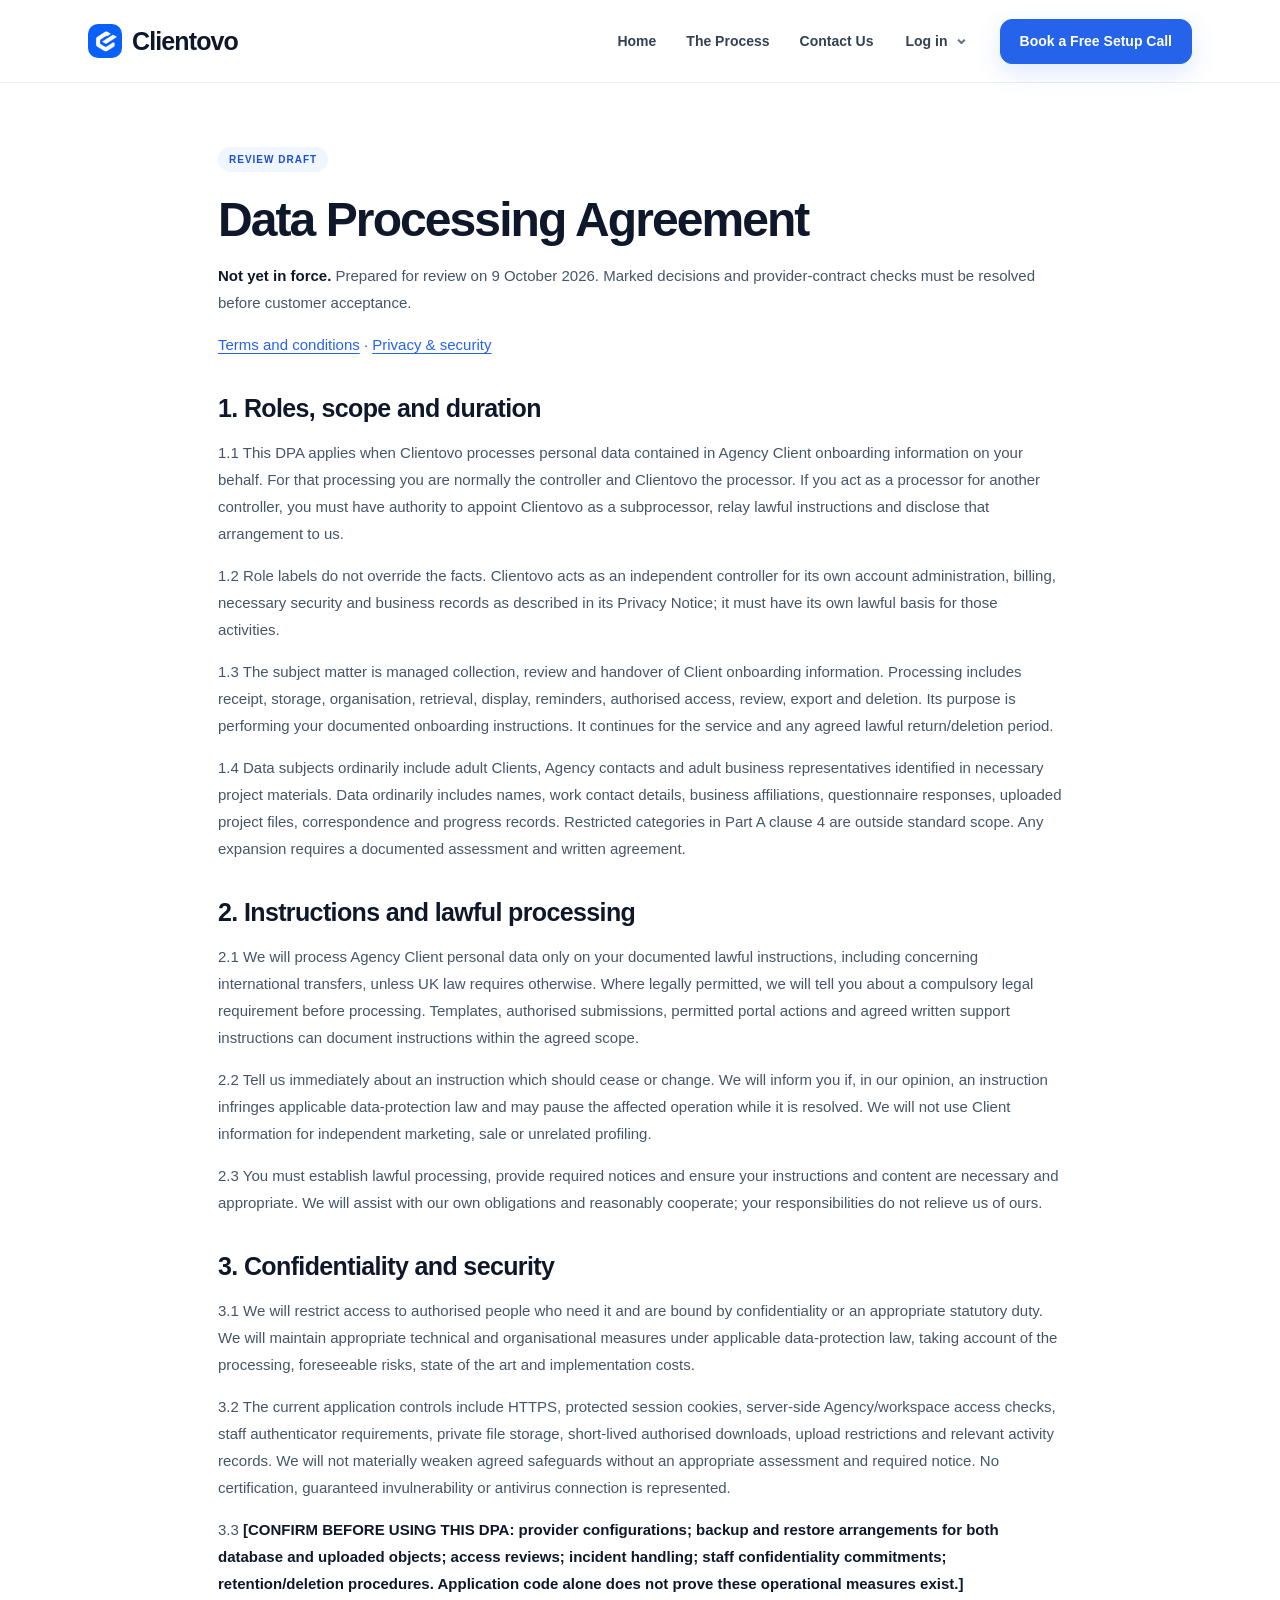
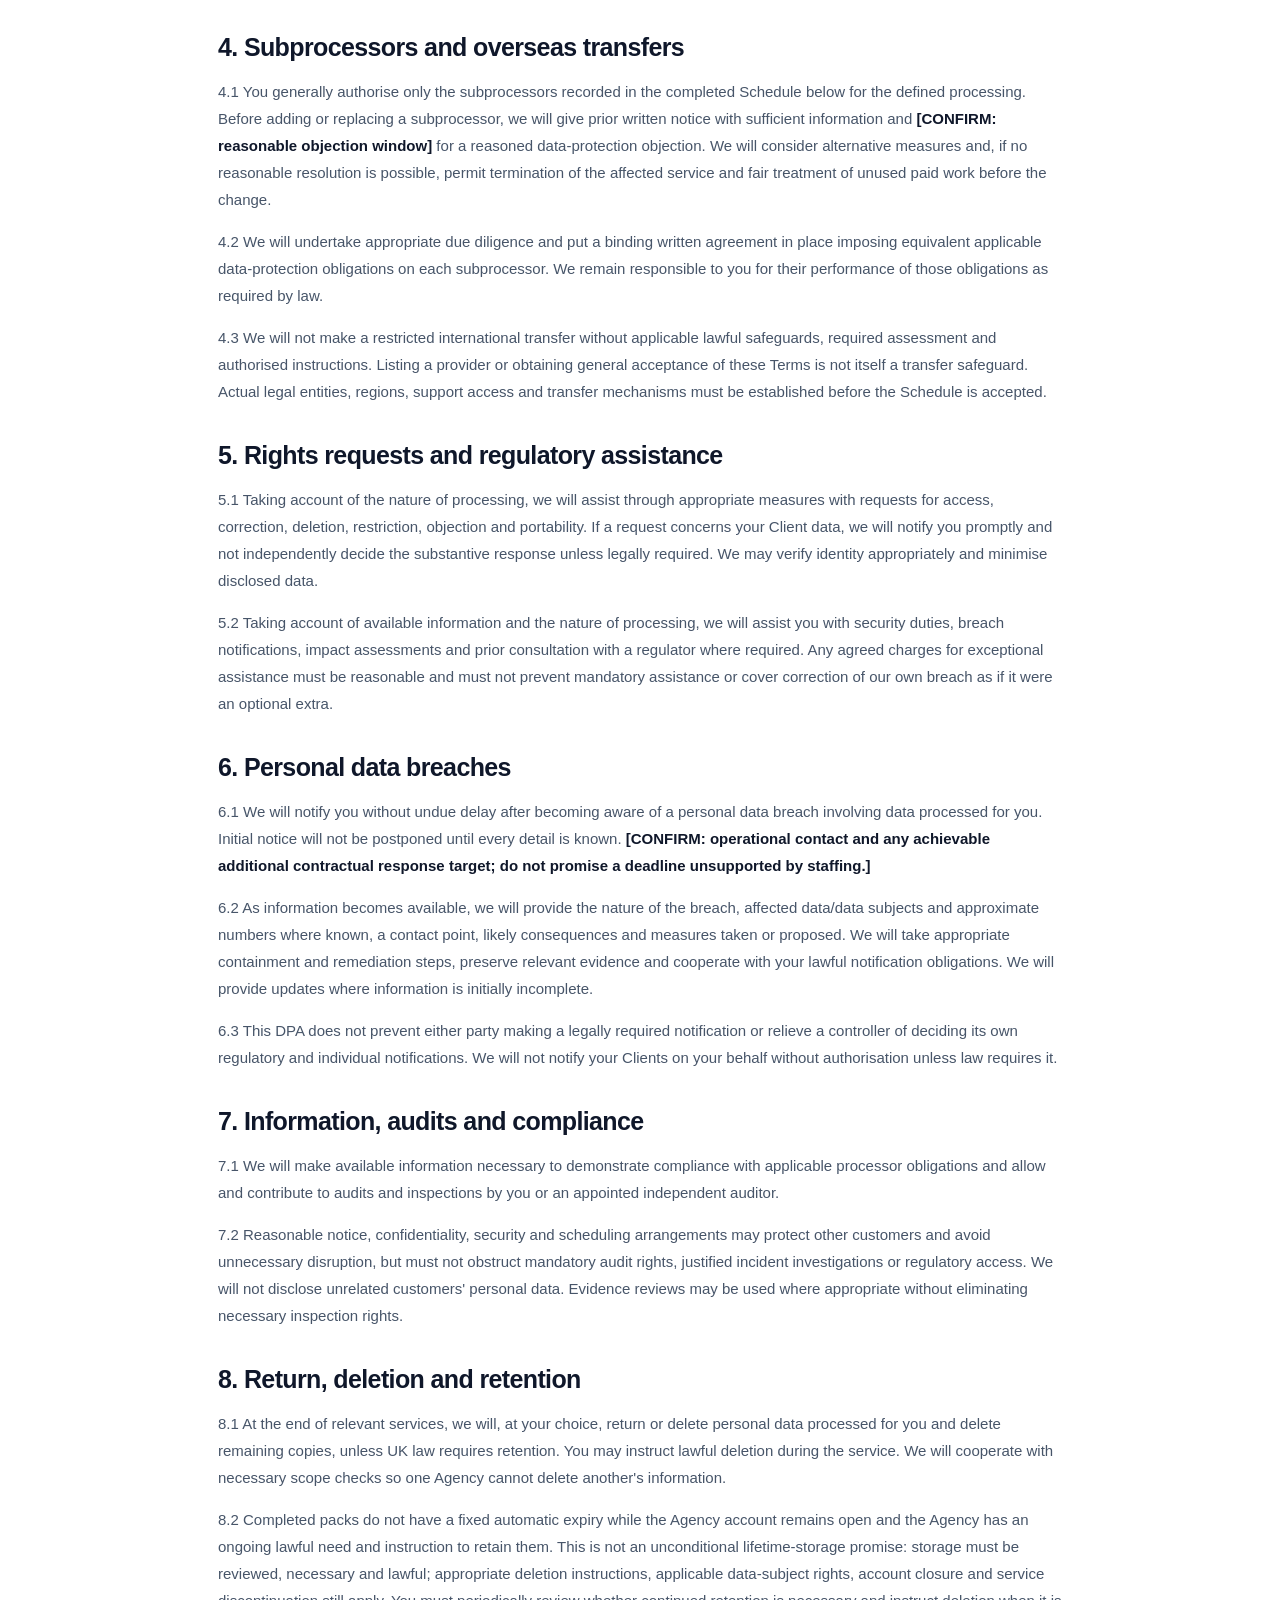
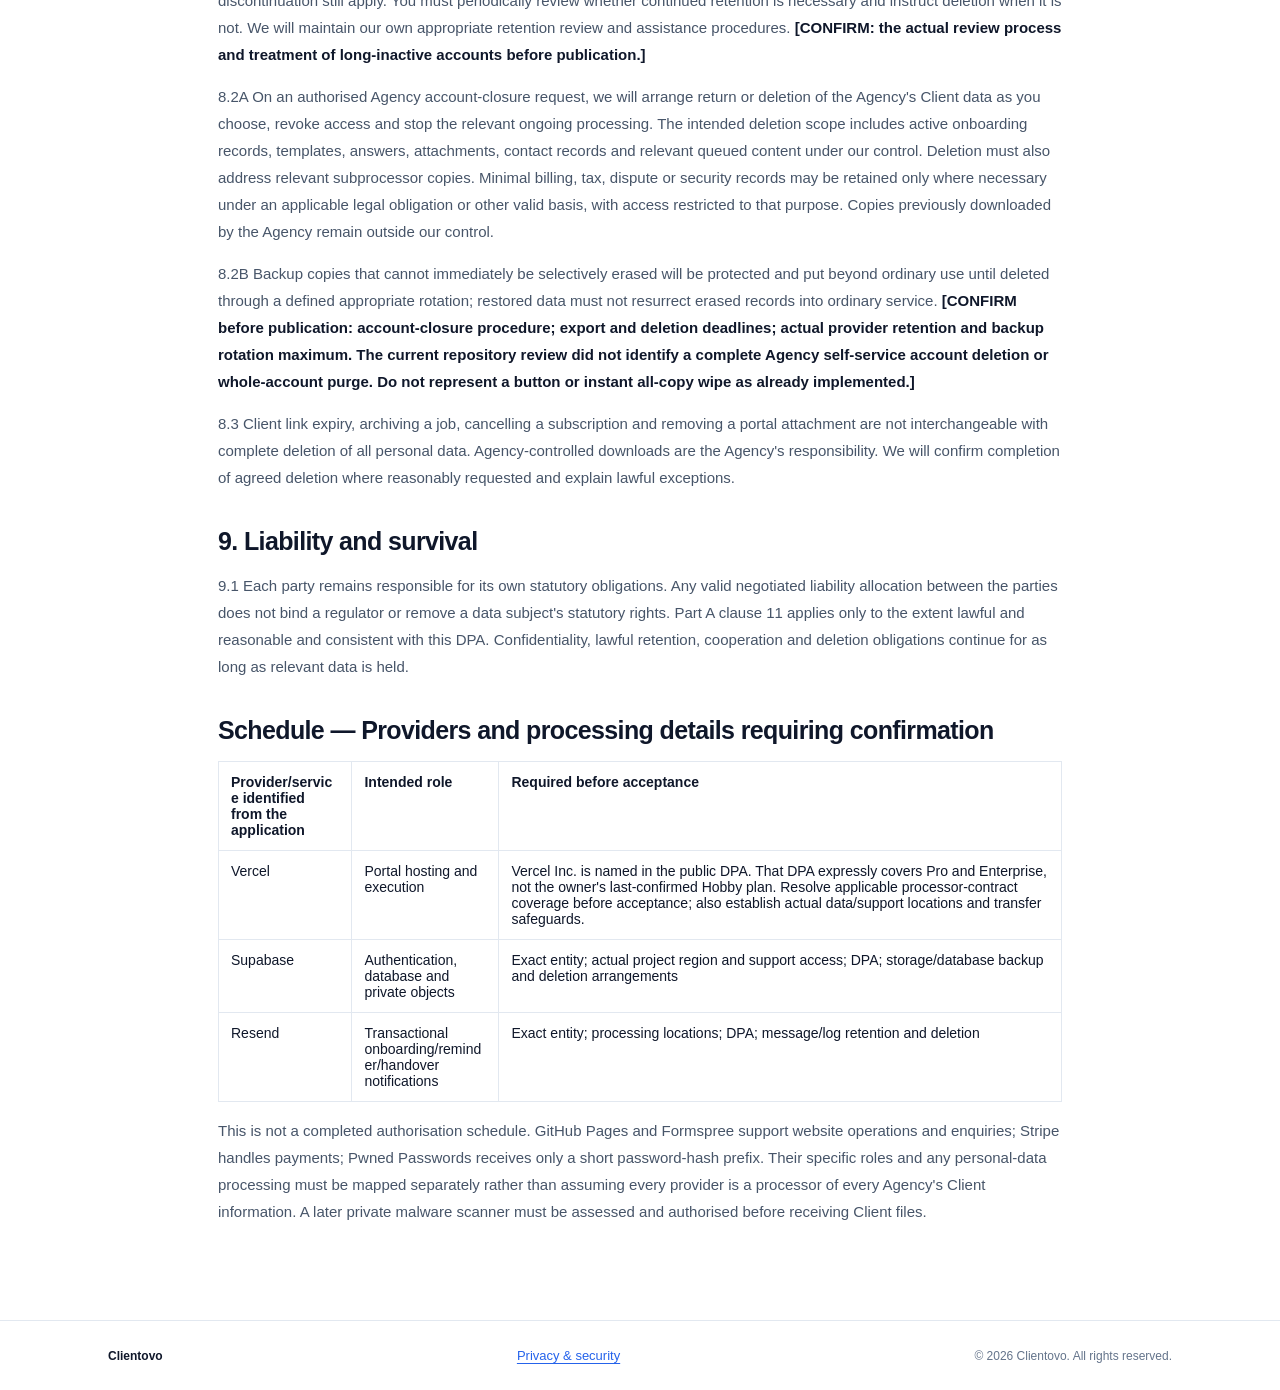
<file: data-processing-agreement.html>
<!doctype html>
<html lang="en">
<head>
<meta charset="utf-8">
<meta name="viewport" content="width=device-width,initial-scale=1">
<title>Data Processing Agreement | Clientovo</title>
<link rel="shortcut icon" type="image/x-icon" href="/favicon.ico?v=6">
<link rel="icon" type="image/png" sizes="16x16" href="/favicon-16.png?v=6">
<link rel="icon" type="image/png" sizes="32x32" href="/favicon-32.png?v=6">
<link rel="apple-touch-icon" sizes="256x256" href="/favicon.png?v=6">
<meta name="description" content="Review draft of Clientovo’s Data Processing Agreement. Not yet in force.">
<link rel="canonical" href="https://clientovo.com/data-processing-agreement.html">
<style>
:root{--ink:#0F172A;--muted:#64748B;--blue:#2563EB;--blue2:#38BDF8;--pale:#F6F9FF;--line:#E2E8F0;--navy:#0F172A;--green:#16A34A}
*{box-sizing:border-box}html{scroll-behavior:smooth}body{margin:0;font-family:Inter,ui-sans-serif,-apple-system,BlinkMacSystemFont,"Segoe UI",sans-serif;color:var(--ink);background:#fff;-webkit-font-smoothing:antialiased}a{text-decoration:none;color:inherit}.wrap{max-width:1120px;margin:auto;padding:0 28px}
header{position:sticky;top:0;z-index:30;background:#ffffffed;backdrop-filter:blur(14px);border-bottom:1px solid #e2e8f0aa}.nav{height:76px;display:flex;align-items:center;justify-content:space-between}.brand{display:flex;align-items:center;gap:10px;font-size:23px;font-weight:800;letter-spacing:-.035em}.brand img{width:32px;height:32px;border-radius:9px}.links{display:flex;gap:27px;align-items:center;font-size:14px;font-weight:650;color:#475569}.links a:hover{color:var(--blue)}
.btn{display:inline-flex;align-items:center;justify-content:center;padding:12px 18px;border-radius:11px;border:1px solid #d8e0ec;font-size:14px;font-weight:750;transition:.18s}.btn:hover{transform:translateY(-1px)}.primary{background:var(--blue);border-color:var(--blue);color:#fff;box-shadow:0 9px 24px #2563eb26}
.eyebrow{display:inline-block;padding:7px 11px;border-radius:999px;background:#eff6ff;color:#1d4ed8;text-transform:uppercase;letter-spacing:.1em;font-size:10px;font-weight:850}
.hero{padding:85px 0 70px;text-align:center;background:radial-gradient(circle at 50% 0,#eff6ff,transparent 46%)}.hero h1{font-size:54px;line-height:1.03;letter-spacing:-.055em;margin:18px auto;max-width:900px}.hero h1 span{color:var(--blue)}.lead{font-size:18px;line-height:1.7;color:var(--muted);max-width:760px;margin:0 auto}.hero .actions{display:flex;justify-content:center;gap:11px;margin-top:27px}
.journey{padding:25px 0 80px}.journey-box{background:var(--navy);color:#fff;border-radius:22px;padding:30px;display:grid;grid-template-columns:1fr 52px 1fr 52px 1fr;align-items:center;box-shadow:0 28px 70px #0f172a17}.journey-step{text-align:center;padding:18px}.journey-icon{width:52px;height:52px;margin:0 auto 12px;border-radius:14px;background:#ffffff12;display:grid;place-items:center;font-size:22px}.journey-step strong{display:block;font-size:15px}.journey-step small{display:block;color:#94a3b8;margin-top:6px;line-height:1.5}.arrow{color:#60a5fa;text-align:center;font-size:25px}
.section{padding:88px 0}.soft{background:var(--pale)}.head{text-align:center;max-width:720px;margin:0 auto 48px}.head h2{font-size:40px;line-height:1.08;letter-spacing:-.04em;margin:13px 0}.head p{color:var(--muted);line-height:1.7}
.process{max-width:900px;margin:auto;position:relative}.process:before{content:"";position:absolute;left:29px;top:45px;bottom:45px;width:2px;background:linear-gradient(var(--blue),#bfdbfe)}.step{position:relative;display:grid;grid-template-columns:60px 1fr;gap:22px;margin:0 0 18px}.number{position:relative;z-index:2;width:60px;height:60px;border-radius:16px;background:var(--blue);color:#fff;display:grid;place-items:center;font-size:16px;font-weight:850;box-shadow:0 10px 25px #2563eb2b}.step-card{border:1px solid var(--line);border-radius:18px;padding:25px;background:#fff}.step-card h3{margin:0 0 8px;font-size:19px}.step-card p{margin:0;color:var(--muted);line-height:1.65;font-size:14px}.example{margin-top:16px;background:#f8fafc;border:1px solid #edf2f7;border-radius:12px;padding:14px;font-size:12px;color:#475569}.example strong{color:var(--ink)}
.split{display:grid;grid-template-columns:1fr 1fr;gap:18px}.panel{border:1px solid var(--line);border-radius:20px;padding:28px;background:#fff}.panel h3{font-size:21px;margin:0 0 18px}.panel ul{list-style:none;padding:0;margin:0}.panel li{display:flex;gap:10px;padding:11px 0;border-bottom:1px solid #edf2f7;color:#475569;font-size:14px;line-height:1.5}.panel li:last-child{border-bottom:0}.tick{color:var(--green);font-weight:900}.bluepanel{background:linear-gradient(145deg,#eff6ff,#fff);border-color:#bfdbfe}
.handover{background:var(--navy);color:#fff}.handover-grid{display:grid;grid-template-columns:.9fr 1.1fr;gap:65px;align-items:center}.handover h2{font-size:42px;line-height:1.08;letter-spacing:-.04em;margin:13px 0}.handover p{color:#94a3b8;line-height:1.7}.brief{background:#fff;color:var(--ink);border-radius:20px;padding:22px;box-shadow:0 25px 70px #0003}.brief-top{display:flex;justify-content:space-between;align-items:center;padding-bottom:16px;border-bottom:1px solid var(--line)}.complete{font-size:10px;font-weight:850;color:#15803d;background:#dcfce7;padding:6px 9px;border-radius:999px}.brief-row{padding:13px 0;border-bottom:1px solid #edf2f7}.brief-row small{display:block;color:#94a3b8;font-size:9px;font-weight:850;letter-spacing:.08em;margin-bottom:4px}.brief-row strong{font-size:12px}
.faq{max-width:820px;margin:auto}.faq details{border-bottom:1px solid var(--line);padding:18px 2px}.faq summary{cursor:pointer;font-weight:750;list-style:none}.faq summary::-webkit-details-marker{display:none}.faq details p{color:var(--muted);font-size:14px;line-height:1.65;margin:12px 0 0}
.cta{text-align:center;padding:82px 0;background:linear-gradient(135deg,#eff6ff,#fbfdff)}.cta h2{font-size:40px;letter-spacing:-.04em;margin:0 0 12px}.cta p{color:var(--muted);max-width:620px;margin:0 auto 24px;line-height:1.65}
footer{border-top:1px solid var(--line);padding:27px 0;color:#64748b;font-size:12px}.foot{display:flex;justify-content:space-between;align-items:center}.foot strong{color:var(--ink)}
@media(max-width:800px){.wrap{padding:0 18px}.nav{height:68px}.brand{font-size:20px}.brand img{width:29px;height:29px}.links{gap:8px}.links a:not(.navcta){display:none}.navcta{font-size:11px;padding:9px 11px}.hero{padding:60px 0 45px}.hero h1{font-size:42px}.lead{font-size:16px}.journey-box{grid-template-columns:1fr;padding:18px}.arrow{transform:rotate(90deg)}.section{padding:65px 0}.head h2,.handover h2,.cta h2{font-size:32px}.split,.handover-grid{grid-template-columns:1fr}.process:before{left:23px}.step{grid-template-columns:48px 1fr;gap:14px}.number{width:48px;height:48px;border-radius:13px}.foot{flex-direction:column;gap:7px;text-align:center}}

.hero-process-link{margin-top:25px}
.hero-process-link a{display:inline-flex;align-items:center;gap:7px;color:#2563EB;font-size:14px;font-weight:750}
.hero-process-link a:hover{text-decoration:underline;text-underline-offset:4px}
.process-compare{display:grid;grid-template-columns:1fr 1fr;gap:22px}
.flow-card{border:1px solid var(--line);border-radius:22px;padding:28px;background:#fff;overflow:hidden}
.flow-card.after{border-color:#bfdbfe;background:linear-gradient(145deg,#eff6ff,#fff)}
.flow-label{font-size:11px;font-weight:850;letter-spacing:.1em;text-transform:uppercase;margin-bottom:8px}
.before .flow-label{color:#b42318}.after .flow-label{color:#1d4ed8}
.flow-card h3{font-size:24px;letter-spacing:-.025em;margin:0 0 25px}
.flow{display:flex;flex-direction:column;align-items:stretch}
.flow-node{position:relative;padding:14px 16px;border:1px solid #e2e8f0;border-radius:12px;background:#fff;font-size:13px;font-weight:750;text-align:center}
.flow-node.problem{border-color:#fecaca;background:#fff7f7;color:#991b1b}
.flow-node.clientovo{border-color:#93c5fd;background:#eff6ff;color:#1d4ed8}
.flow-node.done{border-color:#bbf7d0;background:#f0fdf4;color:#166534}
.flow-line{height:27px;width:2px;background:#cbd5e1;margin:auto;position:relative}
.flow-line:after{content:"";position:absolute;bottom:-1px;left:-3px;width:6px;height:6px;border-right:2px solid #94a3b8;border-bottom:2px solid #94a3b8;transform:rotate(45deg)}
.flow-note{font-size:12px;line-height:1.55;color:#64748b;margin:20px 0 0;text-align:center}
.flow-note strong{color:#0f172a}
@media(max-width:800px){.process-compare{grid-template-columns:1fr}.flow-card{padding:22px}}

.admin-impact{background:#fff}
.admin-compare{max-width:900px;margin:0 auto}
.admin-card{border:1px solid var(--line);border-radius:22px;padding:28px;background:#fff;box-shadow:0 14px 40px rgba(15,23,42,.05)}
.after-admin{border-color:#bfdbfe;background:linear-gradient(145deg,#eff6ff,#fff)}
.admin-card-top{display:flex;justify-content:space-between;gap:20px;align-items:flex-start;margin-bottom:28px}
.admin-kicker{display:block;text-transform:uppercase;letter-spacing:.1em;font-size:10px;font-weight:850;color:#64748b;margin-bottom:7px}
.admin-card h3{margin:0;font-size:23px;letter-spacing:-.025em}
.admin-badge{font-size:9px;font-weight:850;letter-spacing:.08em;padding:7px 9px;border-radius:999px;white-space:nowrap}
.admin-badge.bad{background:#fef2f2;color:#b42318}
.admin-badge.good{background:#dcfce7;color:#15803d}
.track-labels{display:flex;justify-content:space-between;font-size:10px;font-weight:750;color:#64748b;margin-bottom:8px}
.track-base{height:28px;background:#e2e8f0;border-radius:999px;overflow:hidden;position:relative}
.track-fill{position:absolute;left:0;top:0;height:100%;border-radius:999px}
.before-fill{width:92%;background:linear-gradient(90deg,#ef4444,#f97316)}
.after-fill{width:14%;background:#2563eb;z-index:2}
.clientovo-fill{position:absolute;left:14%;right:0;top:0;height:100%;background:linear-gradient(90deg,#dbeafe,#eff6ff);display:flex;align-items:center;justify-content:center;color:#1d4ed8;font-size:10px;font-weight:850}
.track-caption{text-align:left;font-size:10px;color:#64748b;margin-top:7px}
.admin-jobs{display:grid;grid-template-columns:repeat(3,1fr);gap:9px;margin-top:22px}
.admin-jobs span{padding:10px;border:1px solid #fecaca;background:#fff7f7;border-radius:10px;text-align:center;font-size:11px;color:#991b1b;font-weight:700}
.admin-arrow{text-align:center;font-size:28px;color:#2563eb;padding:15px 0}
.after-summary{display:grid;grid-template-columns:1fr 1fr;gap:10px;margin-top:22px}
.after-summary div{display:flex;align-items:center;gap:10px;padding:12px;border:1px solid #bfdbfe;background:#fff;border-radius:11px}
.after-summary strong{width:27px;height:27px;border-radius:8px;background:#2563eb;color:white;display:grid;place-items:center;font-size:11px;flex:0 0 27px}
.after-summary span{font-size:11px;font-weight:700;color:#334155}
.impact-note{text-align:center;color:#94a3b8;font-size:10px;margin:15px auto 0;max-width:650px}
@media(max-width:700px){
  .admin-card{padding:21px}
  .admin-card-top{flex-direction:column;margin-bottom:22px}
  .admin-jobs{grid-template-columns:repeat(2,1fr)}
  .after-summary{grid-template-columns:1fr}
  .clientovo-fill span{font-size:8px}
}


.mobile-menu-button,.mobile-menu{display:none}

@media(max-width:900px){
  .desktop-links{display:none!important}
  .nav{position:relative}

  .mobile-menu-button{
    display:flex;
    width:42px;
    height:42px;
    padding:0;
    border:1px solid #d8e0ec;
    border-radius:11px;
    background:#fff;
    align-items:center;
    justify-content:center;
    flex-direction:column;
    gap:5px;
    cursor:pointer;
    box-shadow:0 6px 18px rgba(15,23,42,.05);
  }

  .mobile-menu-button span{
    display:block;
    width:18px;
    height:2px;
    background:#0f172a;
    border-radius:999px;
    transition:transform .2s ease,opacity .2s ease;
  }

  .mobile-menu-button.open span:nth-child(1){transform:translateY(7px) rotate(45deg)}
  .mobile-menu-button.open span:nth-child(2){opacity:0}
  .mobile-menu-button.open span:nth-child(3){transform:translateY(-7px) rotate(-45deg)}

  .mobile-menu{
    display:none;
    position:absolute;
    top:60px;
    left:18px;
    right:18px;
    padding:10px;
    border:1px solid #e2e8f0;
    border-radius:16px;
    background:rgba(255,255,255,.98);
    backdrop-filter:blur(16px);
    box-shadow:0 20px 55px rgba(15,23,42,.14);
    z-index:100;
  }

  .mobile-menu.open{display:block}

  .mobile-menu a{
    display:block;
    padding:13px 14px;
    border-radius:10px;
    font-size:14px;
    font-weight:700;
    color:#334155;
  }

  .mobile-menu a:hover{background:#f8fafc;color:#2563eb}
  .mobile-menu .active-mobile-link{color:#2563eb;background:#eff6ff}

  .mobile-menu .mobile-menu-cta{
    margin-top:6px;
    background:#2563eb;
    color:#fff;
    text-align:center;
  }

  .mobile-menu .mobile-menu-cta:hover{background:#1d4ed8;color:#fff}
}


/* Portal links in the main navigation */
.login-menu{position:relative;font-size:14px;font-weight:700;color:#334155}
.login-menu summary{list-style:none;cursor:pointer;white-space:nowrap;padding:10px 2px}
.login-menu summary::-webkit-details-marker{display:none}
.login-menu summary:after{content:"⌄";display:inline-block;margin-left:6px;font-size:17px;line-height:0;vertical-align:2px;color:#64748b}
.login-menu[open] summary,.login-menu summary:hover{color:#2563eb}
.login-menu summary:focus-visible,.login-dropdown a:focus-visible{outline:3px solid #93c5fd;outline-offset:3px;border-radius:5px}
.login-dropdown{position:absolute;top:calc(100% + 9px);right:-12px;z-index:120;min-width:205px;padding:7px;background:#fff;border:1px solid #e2e8f0;border-radius:13px;box-shadow:0 16px 40px rgba(15,23,42,.15)}
.login-dropdown-label{display:block;padding:10px 12px 5px;color:#2563eb;font-size:11px;font-weight:850;text-transform:uppercase;letter-spacing:.09em}
.login-dropdown a{display:block;padding:11px 12px;border-radius:8px;color:#334155;font-weight:650;white-space:nowrap}
.login-dropdown a:hover{background:#eff6ff;color:#1d4ed8}
.mobile-menu .mobile-menu-label{display:block;padding:14px 14px 5px;margin-top:6px;border-top:1px solid #e2e8f0;color:#64748b;font-size:11px;font-weight:800;letter-spacing:.1em}


@media (min-width:761px) and (max-width:900px){
  .desktop-links{gap:12px}
  .desktop-links>a[href="#features"],.desktop-links>a[href="index.html#features"]{display:none}
}
.example-list{display:grid;grid-template-columns:repeat(2,minmax(0,1fr));gap:18px;margin-top:34px}.example-list .panel{padding:24px}.example-list h3{margin-top:0}.example-list ul{padding-left:20px;color:#475569;line-height:1.8}.example-list p{margin-bottom:0}.plain-note{margin-top:20px;padding:17px 20px;border-radius:12px;background:#eaf2ff;color:#12366e;line-height:1.55}.callout{padding:30px;border-radius:18px;border:1px solid #dbeafe;background:#f8fbff;margin-top:34px}.callout p{margin-bottom:0}.stage-list{display:grid;gap:10px;margin:28px 0}.stage-list div{padding:15px 18px;background:#fff;border:1px solid #e2e8f0;border-radius:12px}.stage-list strong{display:block;color:#0f172a;margin-bottom:4px}.stage-list span{color:#64748b}@media(max-width:700px){.example-list{grid-template-columns:1fr}}
.checklist-grid{display:grid;grid-template-columns:repeat(2,minmax(0,1fr));gap:18px;margin-top:32px}.checklist-card{background:#fff;border:1px solid #e2e8f0;border-radius:16px;padding:26px}.checklist-card h3{margin:0 0 10px}.checklist-card p{margin:0 0 12px}.checklist-card ol,.checklist-card ul{padding-left:20px;margin:0;color:#475569;line-height:1.65}.checklist-card li+li{margin-top:9px}.field-type{color:#2563eb;font-size:.75rem;font-weight:750;white-space:nowrap}.checklist-card strong{color:#0f172a}.wide-note{max-width:860px;margin:25px auto 0}.quick-steps{display:grid;grid-template-columns:repeat(3,1fr);gap:16px;margin:30px 0}.quick-steps>div{background:#fff;border:1px solid #e2e8f0;border-radius:14px;padding:22px}.quick-steps strong{display:block;margin-bottom:6px}.quick-steps span{color:#64748b}.sample-label{font-size:.76rem;text-transform:uppercase;letter-spacing:.12em;color:#2563eb;font-weight:800;margin-bottom:9px}@media(max-width:780px){.checklist-grid,.quick-steps{grid-template-columns:1fr}}
.portal-preview{max-width:740px;margin:28px auto 0}.portal-preview figcaption{color:#64748b;text-align:center;font-size:.8rem;margin-bottom:12px}.portal-preview-inner{background:#fff;border:1px solid #dce6f5;border-radius:18px;padding:28px;box-shadow:0 18px 42px #1e3a5c0d}.portal-preview-title{border-bottom:1px solid #e2e8f0;padding-bottom:14px;margin-bottom:20px}.portal-preview-title span{color:#2563eb;font-weight:800;font-size:.8rem}.portal-preview-title h3{margin:5px 0 0}.sample-field{margin:0 0 15px}.sample-field>span{display:block;font-size:.82rem;font-weight:700;color:#334155;margin-bottom:6px}.sample-field>div{border:1px solid #cbd5e1;background:#fafcff;border-radius:9px;padding:11px 13px;color:#475569;min-height:43px}.sample-field b{float:right;font-weight:500}.sample-field .sample-notes{min-height:75px}.sample-submit{display:inline-block;background:#2563eb;color:#fff;padding:12px 16px;border-radius:10px;font-size:.88rem;font-weight:750;margin:2px 0 9px}.portal-preview-inner>small{display:block;color:#64748b}@media(max-width:700px){.portal-preview-inner{padding:19px}}
.portal-preview{border:2px dashed #93b4ed;border-radius:22px;padding:15px;background:#f4f8ff}.portal-preview figcaption{display:grid;gap:5px;text-align:center;color:#334155;font-size:.9rem;margin:0 0 15px}.portal-preview figcaption strong{font-size:1.1rem;color:#12366e}.portal-preview-inner{box-shadow:none}.preview-banner{display:flex;align-items:center;gap:12px;padding:13px 15px;border-radius:10px;background:#eaf2ff;border:1px solid #b8d4ff;color:#12366e;margin-bottom:19px;font-size:.84rem}.preview-banner strong{background:#1d4ed8;color:#fff;border-radius:5px;padding:5px 8px;white-space:nowrap;font-size:.73rem;letter-spacing:.07em}.sample-submit{opacity:.7;cursor:default}.sample-submit span{font-size:.75rem;font-weight:500}@media(max-width:620px){.preview-banner{align-items:flex-start;flex-direction:column}}

.agency-steps{display:grid;grid-template-columns:repeat(2,minmax(0,1fr));gap:18px;max-width:920px;margin:auto}.agency-step{background:#fff;border:1px solid var(--line);border-radius:18px;padding:26px;position:relative}.agency-step h3{font-size:21px;margin:12px 0 8px;letter-spacing:-.02em}.agency-step p{color:var(--muted);font-size:14px;line-height:1.65;margin:0 0 22px}.step-count{font-size:13px;color:var(--blue);font-weight:850}.step-owner{display:inline-block;border-radius:999px;background:#eff6ff;color:#1d4ed8;font-size:11px;font-weight:800;padding:7px 10px}.step-owner.clientovo-owner{background:#f0fdf4;color:#166534}.portal-benefits{display:grid;grid-template-columns:repeat(2,minmax(0,1fr));gap:16px;max-width:740px;margin:24px auto 0}.portal-benefits>div{background:#fff;border:1px solid var(--line);border-radius:14px;padding:20px}.portal-benefits p{color:var(--muted);font-size:14px;line-height:1.6;margin:8px 0 0}.sample-questions{display:grid;grid-template-columns:repeat(2,minmax(0,1fr));gap:15px;max-width:900px;margin:auto}.sample-questions>div{border:1px solid var(--line);border-radius:15px;padding:22px}.sample-questions strong{display:block;margin:10px 0 8px}.sample-questions p{color:var(--muted);font-size:14px;line-height:1.55;margin:0}.sample-note{color:var(--muted);text-align:center;max-width:780px;line-height:1.65;margin:25px auto 0}.secondary-link{font-size:14px;margin:20px auto 0!important}.secondary-link a{color:var(--blue);font-weight:700}.secondary-link a:hover{text-decoration:underline}@media(max-width:700px){.agency-steps,.portal-benefits,.sample-questions{grid-template-columns:1fr}.hero .actions{flex-direction:column;align-items:center}.agency-step{padding:22px}}
.contact-page{padding:100px 0 120px;background:linear-gradient(180deg,#f8fbff,#fff 54%);min-height:65vh}.contact-page .wrap{max-width:1000px}.contact-page h1{font-size:clamp(38px,5vw,58px);line-height:1.07;letter-spacing:-.05em;margin:22px 0 20px;max-width:760px}.contact-intro{font-size:18px;line-height:1.7;color:var(--muted);max-width:710px;margin:0}.contact-options{display:grid;grid-template-columns:repeat(2,minmax(0,1fr));gap:18px;margin-top:42px}.contact-option{background:#fff;border:1px solid #dce6f5;border-radius:18px;padding:30px;box-shadow:0 16px 42px rgba(15,23,42,.05)}.contact-option .option-label{color:#2563eb;font-size:12px;font-weight:800;text-transform:uppercase;letter-spacing:.1em}.contact-option h2{font-size:24px;letter-spacing:-.03em;margin:13px 0 10px}.contact-option p{color:var(--muted);line-height:1.6;margin:0 0 26px}.contact-option .btn{max-width:100%;overflow-wrap:anywhere}@media(max-width:700px){.contact-page{padding:65px 0 80px}.contact-page h1{font-size:38px}.contact-intro{font-size:16px}.contact-options{grid-template-columns:1fr;gap:14px;margin-top:30px}.contact-option{padding:24px}}

/* Shared navigation dimensions across every public page. */
header .nav.wrap{height:82px;max-width:1160px;padding-left:28px;padding-right:28px;gap:24px}
header .brand{display:flex;align-items:center;gap:10px;flex:0 0 auto;font-size:25px;font-weight:800;letter-spacing:-.035em;white-space:nowrap}
header .brand img{width:34px;height:34px;flex:0 0 34px;border-radius:10px}
header .desktop-links{display:flex;align-items:center;gap:30px;font-size:14px;font-weight:600;color:#334155}
header .desktop-links>.btn{display:inline-flex;align-items:center;justify-content:center;min-height:45px;padding:12px 19px;border-radius:12px;font-size:14px;font-weight:700;white-space:nowrap}
@media(min-width:901px) and (max-width:980px){header .desktop-links{gap:18px}}
@media(max-width:900px){
  header .nav.wrap{height:68px;width:100%;max-width:none;padding-left:18px;padding-right:18px;gap:10px}
  header .brand{gap:8px;font-size:20px;min-width:0}
  header .brand img{width:29px;height:29px;flex-basis:29px;border-radius:9px}
  header .desktop-links{display:none!important}
  header .mobile-menu-button{margin-left:auto;width:42px;height:42px;flex:0 0 42px}
}
.policy-page{padding:64px 0 80px}.policy-wrap{max-width:900px}.policy-page h1{font-size:clamp(34px,5vw,48px);letter-spacing:-.04em;margin:20px 0 14px}.policy-intro{font-size:18px;line-height:1.65;color:#475569}.policy-date{font-size:13px;color:#64748b}.policy-contents{display:flex;flex-wrap:wrap;gap:10px 20px;padding:22px 0;margin-bottom:12px;border-bottom:1px solid #e2e8f0}.policy-page a{color:#2563eb;text-decoration:underline;text-underline-offset:3px;overflow-wrap:anywhere}.policy-page section{padding:22px 0;scroll-margin-top:100px}.policy-page h2{font-size:25px;letter-spacing:-.025em;margin:0 0 16px}.policy-page h3{font-size:18px;margin:24px 0 12px}.policy-page p,.policy-page li{font-size:15px;line-height:1.8;color:#475569}.policy-page ul{padding-left:23px}.policy-page li{margin:9px 0}.policy-page strong{color:#0f172a}.policy-page section+section{border-top:1px solid #e2e8f0}.policy-footer-link{color:#2563eb;text-decoration:underline;text-underline-offset:3px;font-size:13px}.foot{gap:14px;flex-wrap:wrap}@media(max-width:700px){.policy-page{padding:40px 0 56px}.policy-page h2{font-size:22px}}
</style>
<meta name="robots" content="noindex,nofollow">
<style>.policy-wrap h2{margin-top:36px}.policy-wrap table{border-collapse:collapse;width:100%;font-size:14px}.policy-wrap th,.policy-wrap td{border:1px solid #e2e8f0;padding:12px;text-align:left;vertical-align:top;overflow-wrap:anywhere}.policy-wrap strong{color:#0f172a}</style>
</head><body>
<header>
<nav class="nav wrap">
  <a class="brand" href="index.html"><img src="favicon.png?v=5" alt=""><span>Clientovo</span></a>

  <div class="links desktop-links">
    <a href="index.html">Home</a>
    <a href="how-it-works.html">The Process</a>
    <a href="contact.html">Contact Us</a>
    <details class="login-menu" id="loginMenu">
      <summary>Log in</summary>
      <div class="login-dropdown">
        <span class="login-dropdown-label">Customer Portal</span>
        <a href="https://app.clientovo.com/agency/login">Agency</a>
        <a href="https://app.clientovo.com/login">Staff</a>
      </div>
    </details>
    <a class="btn primary navcta" href="index.html#setup-call">Book a Free Setup Call</a>
  </div>

  <button class="mobile-menu-button" id="mobileMenuButton" aria-label="Open navigation menu" aria-expanded="false" aria-controls="mobileMenu">
    <span></span><span></span><span></span>
  </button>

  <div class="mobile-menu" id="mobileMenu">
    <a href="index.html">Home</a>
    <a href="how-it-works.html">The Process</a>
    <a href="contact.html">Contact Us</a>
    <span class="mobile-menu-label">CUSTOMER PORTAL</span>
    <a href="https://app.clientovo.com/agency/login">Agency</a>
    <a href="https://app.clientovo.com/login">Staff</a>
    <a class="mobile-menu-cta" href="index.html#setup-call">Book a Free Setup Call</a>
  </div>
</nav>
</header>

<main class="policy-page"><div class="wrap policy-wrap"><span class="eyebrow">Review draft</span><h1>Data Processing Agreement</h1><p class="policy-intro"><strong>Not yet in force.</strong> Prepared for review on 9 October 2026. Marked decisions and provider-contract checks must be resolved before customer acceptance.</p><p><a href="terms-and-conditions.html">Terms and conditions</a> · <a href="privacy-and-security.html">Privacy &amp; security</a></p><h2>1. Roles, scope and duration</h2>
<p>1.1 This DPA applies when Clientovo processes personal data contained in Agency Client onboarding information on your behalf. For that processing you are normally the controller and Clientovo the processor. If you act as a processor for another controller, you must have authority to appoint Clientovo as a subprocessor, relay lawful instructions and disclose that arrangement to us.</p>
<p>1.2 Role labels do not override the facts. Clientovo acts as an independent controller for its own account administration, billing, necessary security and business records as described in its Privacy Notice; it must have its own lawful basis for those activities.</p>
<p>1.3 The subject matter is managed collection, review and handover of Client onboarding information. Processing includes receipt, storage, organisation, retrieval, display, reminders, authorised access, review, export and deletion. Its purpose is performing your documented onboarding instructions. It continues for the service and any agreed lawful return/deletion period.</p>
<p>1.4 Data subjects ordinarily include adult Clients, Agency contacts and adult business representatives identified in necessary project materials. Data ordinarily includes names, work contact details, business affiliations, questionnaire responses, uploaded project files, correspondence and progress records. Restricted categories in Part A clause 4 are outside standard scope. Any expansion requires a documented assessment and written agreement.</p>
<h2>2. Instructions and lawful processing</h2>
<p>2.1 We will process Agency Client personal data only on your documented lawful instructions, including concerning international transfers, unless UK law requires otherwise. Where legally permitted, we will tell you about a compulsory legal requirement before processing. Templates, authorised submissions, permitted portal actions and agreed written support instructions can document instructions within the agreed scope.</p>
<p>2.2 Tell us immediately about an instruction which should cease or change. We will inform you if, in our opinion, an instruction infringes applicable data-protection law and may pause the affected operation while it is resolved. We will not use Client information for independent marketing, sale or unrelated profiling.</p>
<p>2.3 You must establish lawful processing, provide required notices and ensure your instructions and content are necessary and appropriate. We will assist with our own obligations and reasonably cooperate; your responsibilities do not relieve us of ours.</p>
<h2>3. Confidentiality and security</h2>
<p>3.1 We will restrict access to authorised people who need it and are bound by confidentiality or an appropriate statutory duty. We will maintain appropriate technical and organisational measures under applicable data-protection law, taking account of the processing, foreseeable risks, state of the art and implementation costs.</p>
<p>3.2 The current application controls include HTTPS, protected session cookies, server-side Agency/workspace access checks, staff authenticator requirements, private file storage, short-lived authorised downloads, upload restrictions and relevant activity records. We will not materially weaken agreed safeguards without an appropriate assessment and required notice. No certification, guaranteed invulnerability or antivirus connection is represented.</p>
<p>3.3 <strong>[CONFIRM BEFORE USING THIS DPA: provider configurations; backup and restore arrangements for both database and uploaded objects; access reviews; incident handling; staff confidentiality commitments; retention/deletion procedures. Application code alone does not prove these operational measures exist.]</strong></p>
<h2>4. Subprocessors and overseas transfers</h2>
<p>4.1 You generally authorise only the subprocessors recorded in the completed Schedule below for the defined processing. Before adding or replacing a subprocessor, we will give prior written notice with sufficient information and <strong>[CONFIRM: reasonable objection window]</strong> for a reasoned data-protection objection. We will consider alternative measures and, if no reasonable resolution is possible, permit termination of the affected service and fair treatment of unused paid work before the change.</p>
<p>4.2 We will undertake appropriate due diligence and put a binding written agreement in place imposing equivalent applicable data-protection obligations on each subprocessor. We remain responsible to you for their performance of those obligations as required by law.</p>
<p>4.3 We will not make a restricted international transfer without applicable lawful safeguards, required assessment and authorised instructions. Listing a provider or obtaining general acceptance of these Terms is not itself a transfer safeguard. Actual legal entities, regions, support access and transfer mechanisms must be established before the Schedule is accepted.</p>
<h2>5. Rights requests and regulatory assistance</h2>
<p>5.1 Taking account of the nature of processing, we will assist through appropriate measures with requests for access, correction, deletion, restriction, objection and portability. If a request concerns your Client data, we will notify you promptly and not independently decide the substantive response unless legally required. We may verify identity appropriately and minimise disclosed data.</p>
<p>5.2 Taking account of available information and the nature of processing, we will assist you with security duties, breach notifications, impact assessments and prior consultation with a regulator where required. Any agreed charges for exceptional assistance must be reasonable and must not prevent mandatory assistance or cover correction of our own breach as if it were an optional extra.</p>
<h2>6. Personal data breaches</h2>
<p>6.1 We will notify you without undue delay after becoming aware of a personal data breach involving data processed for you. Initial notice will not be postponed until every detail is known. <strong>[CONFIRM: operational contact and any achievable additional contractual response target; do not promise a deadline unsupported by staffing.]</strong></p>
<p>6.2 As information becomes available, we will provide the nature of the breach, affected data/data subjects and approximate numbers where known, a contact point, likely consequences and measures taken or proposed. We will take appropriate containment and remediation steps, preserve relevant evidence and cooperate with your lawful notification obligations. We will provide updates where information is initially incomplete.</p>
<p>6.3 This DPA does not prevent either party making a legally required notification or relieve a controller of deciding its own regulatory and individual notifications. We will not notify your Clients on your behalf without authorisation unless law requires it.</p>
<h2>7. Information, audits and compliance</h2>
<p>7.1 We will make available information necessary to demonstrate compliance with applicable processor obligations and allow and contribute to audits and inspections by you or an appointed independent auditor.</p>
<p>7.2 Reasonable notice, confidentiality, security and scheduling arrangements may protect other customers and avoid unnecessary disruption, but must not obstruct mandatory audit rights, justified incident investigations or regulatory access. We will not disclose unrelated customers&#x27; personal data. Evidence reviews may be used where appropriate without eliminating necessary inspection rights.</p>
<h2>8. Return, deletion and retention</h2>
<p>8.1 At the end of relevant services, we will, at your choice, return or delete personal data processed for you and delete remaining copies, unless UK law requires retention. You may instruct lawful deletion during the service. We will cooperate with necessary scope checks so one Agency cannot delete another&#x27;s information.</p>
<p>8.2 Completed packs do not have a fixed automatic expiry while the Agency account remains open and the Agency has an ongoing lawful need and instruction to retain them. This is not an unconditional lifetime-storage promise: storage must be reviewed, necessary and lawful; appropriate deletion instructions, applicable data-subject rights, account closure and service discontinuation still apply. You must periodically review whether continued retention is necessary and instruct deletion when it is not. We will maintain our own appropriate retention review and assistance procedures. <strong>[CONFIRM: the actual review process and treatment of long-inactive accounts before publication.]</strong></p>
<p>8.2A On an authorised Agency account-closure request, we will arrange return or deletion of the Agency&#x27;s Client data as you choose, revoke access and stop the relevant ongoing processing. The intended deletion scope includes active onboarding records, templates, answers, attachments, contact records and relevant queued content under our control. Deletion must also address relevant subprocessor copies. Minimal billing, tax, dispute or security records may be retained only where necessary under an applicable legal obligation or other valid basis, with access restricted to that purpose. Copies previously downloaded by the Agency remain outside our control.</p>
<p>8.2B Backup copies that cannot immediately be selectively erased will be protected and put beyond ordinary use until deleted through a defined appropriate rotation; restored data must not resurrect erased records into ordinary service. <strong>[CONFIRM before publication: account-closure procedure; export and deletion deadlines; actual provider retention and backup rotation maximum. The current repository review did not identify a complete Agency self-service account deletion or whole-account purge. Do not represent a button or instant all-copy wipe as already implemented.]</strong></p>
<p>8.3 Client link expiry, archiving a job, cancelling a subscription and removing a portal attachment are not interchangeable with complete deletion of all personal data. Agency-controlled downloads are the Agency&#x27;s responsibility. We will confirm completion of agreed deletion where reasonably requested and explain lawful exceptions.</p>
<h2>9. Liability and survival</h2>
<p>9.1 Each party remains responsible for its own statutory obligations. Any valid negotiated liability allocation between the parties does not bind a regulator or remove a data subject&#x27;s statutory rights. Part A clause 11 applies only to the extent lawful and reasonable and consistent with this DPA. Confidentiality, lawful retention, cooperation and deletion obligations continue for as long as relevant data is held.</p>
<h2>Schedule — Providers and processing details requiring confirmation</h2>
<table><thead><tr><th scope="col">Provider/service identified from the application</th><th scope="col">Intended role</th><th scope="col">Required before acceptance</th></tr></thead><tbody><tr><td>Vercel</td><td>Portal hosting and execution</td><td>Vercel Inc. is named in the public DPA. That DPA expressly covers Pro and Enterprise, not the owner&#x27;s last-confirmed Hobby plan. Resolve applicable processor-contract coverage before acceptance; also establish actual data/support locations and transfer safeguards.</td></tr><tr><td>Supabase</td><td>Authentication, database and private objects</td><td>Exact entity; actual project region and support access; DPA; storage/database backup and deletion arrangements</td></tr><tr><td>Resend</td><td>Transactional onboarding/reminder/handover notifications</td><td>Exact entity; processing locations; DPA; message/log retention and deletion</td></tr></tbody></table>
<p>This is not a completed authorisation schedule. GitHub Pages and Formspree support website operations and enquiries; Stripe handles payments; Pwned Passwords receives only a short password-hash prefix. Their specific roles and any personal-data processing must be mapped separately rather than assuming every provider is a processor of every Agency&#x27;s Client information. A later private malware scanner must be assessed and authorised before receiving Client files.</p></div></main>

<footer><div class="wrap foot"><strong>Clientovo</strong><a class="policy-footer-link" href="privacy-and-security.html">Privacy &amp; security</a><span>© 2026 Clientovo. All rights reserved.</span></div></footer>

<script>
const mobileMenuButton = document.getElementById('mobileMenuButton');
const mobileMenu = document.getElementById('mobileMenu');

if (mobileMenuButton && mobileMenu) {
  mobileMenuButton.addEventListener('click', function () {
    const isOpen = mobileMenu.classList.toggle('open');
    mobileMenuButton.classList.toggle('open', isOpen);
    mobileMenuButton.setAttribute('aria-expanded', isOpen ? 'true' : 'false');
  });

  mobileMenu.querySelectorAll('a').forEach(link => {
    link.addEventListener('click', function () {
      mobileMenu.classList.remove('open');
      mobileMenuButton.classList.remove('open');
      mobileMenuButton.setAttribute('aria-expanded', 'false');
    });
  });

  document.addEventListener('click', function (event) {
    if (!mobileMenu.contains(event.target) && !mobileMenuButton.contains(event.target)) {
      mobileMenu.classList.remove('open');
      mobileMenuButton.classList.remove('open');
      mobileMenuButton.setAttribute('aria-expanded', 'false');
    }
  });
}

const loginMenu = document.getElementById('loginMenu');
if (loginMenu) {
  document.addEventListener('click', function(event) {
    if (loginMenu.open && !loginMenu.contains(event.target)) loginMenu.open = false;
  });
  document.addEventListener('keydown', function(event) {
    if (event.key === 'Escape') loginMenu.open = false;
  });
}

</script>

</body></html>
</file>
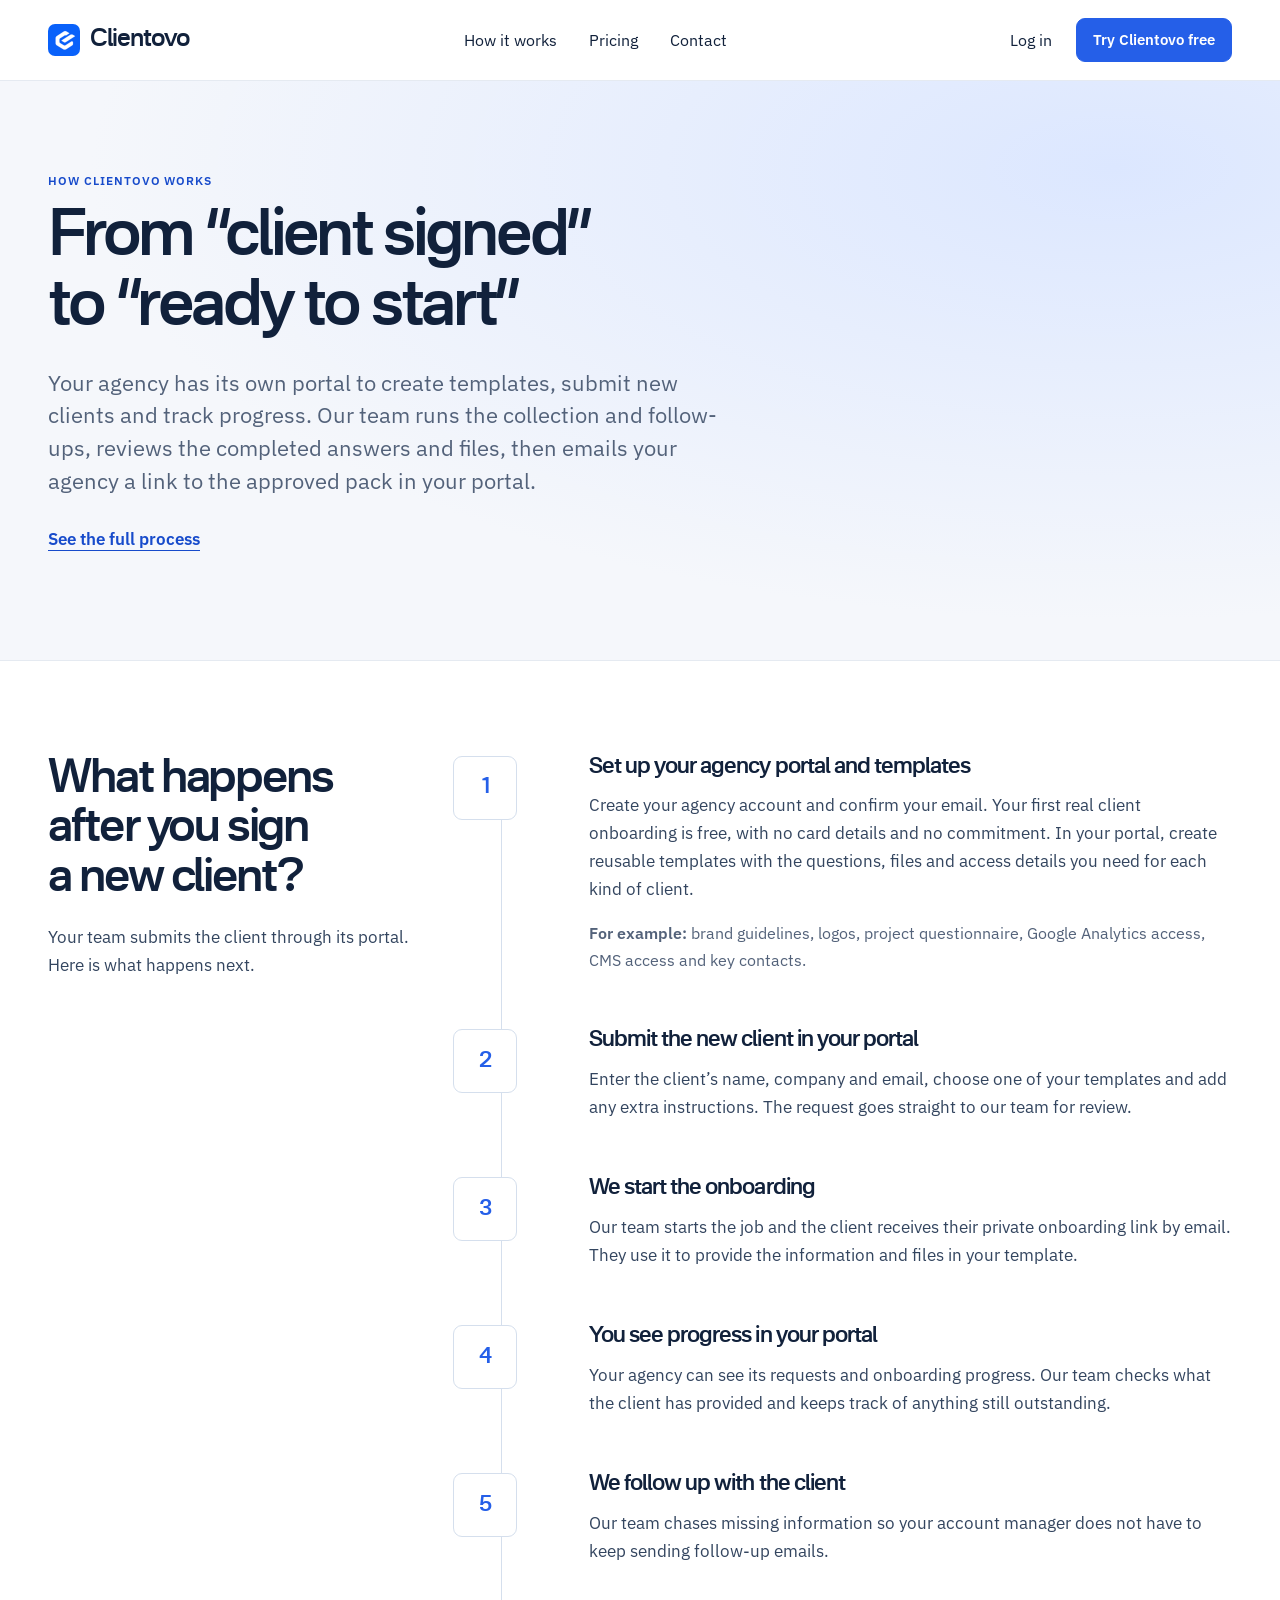
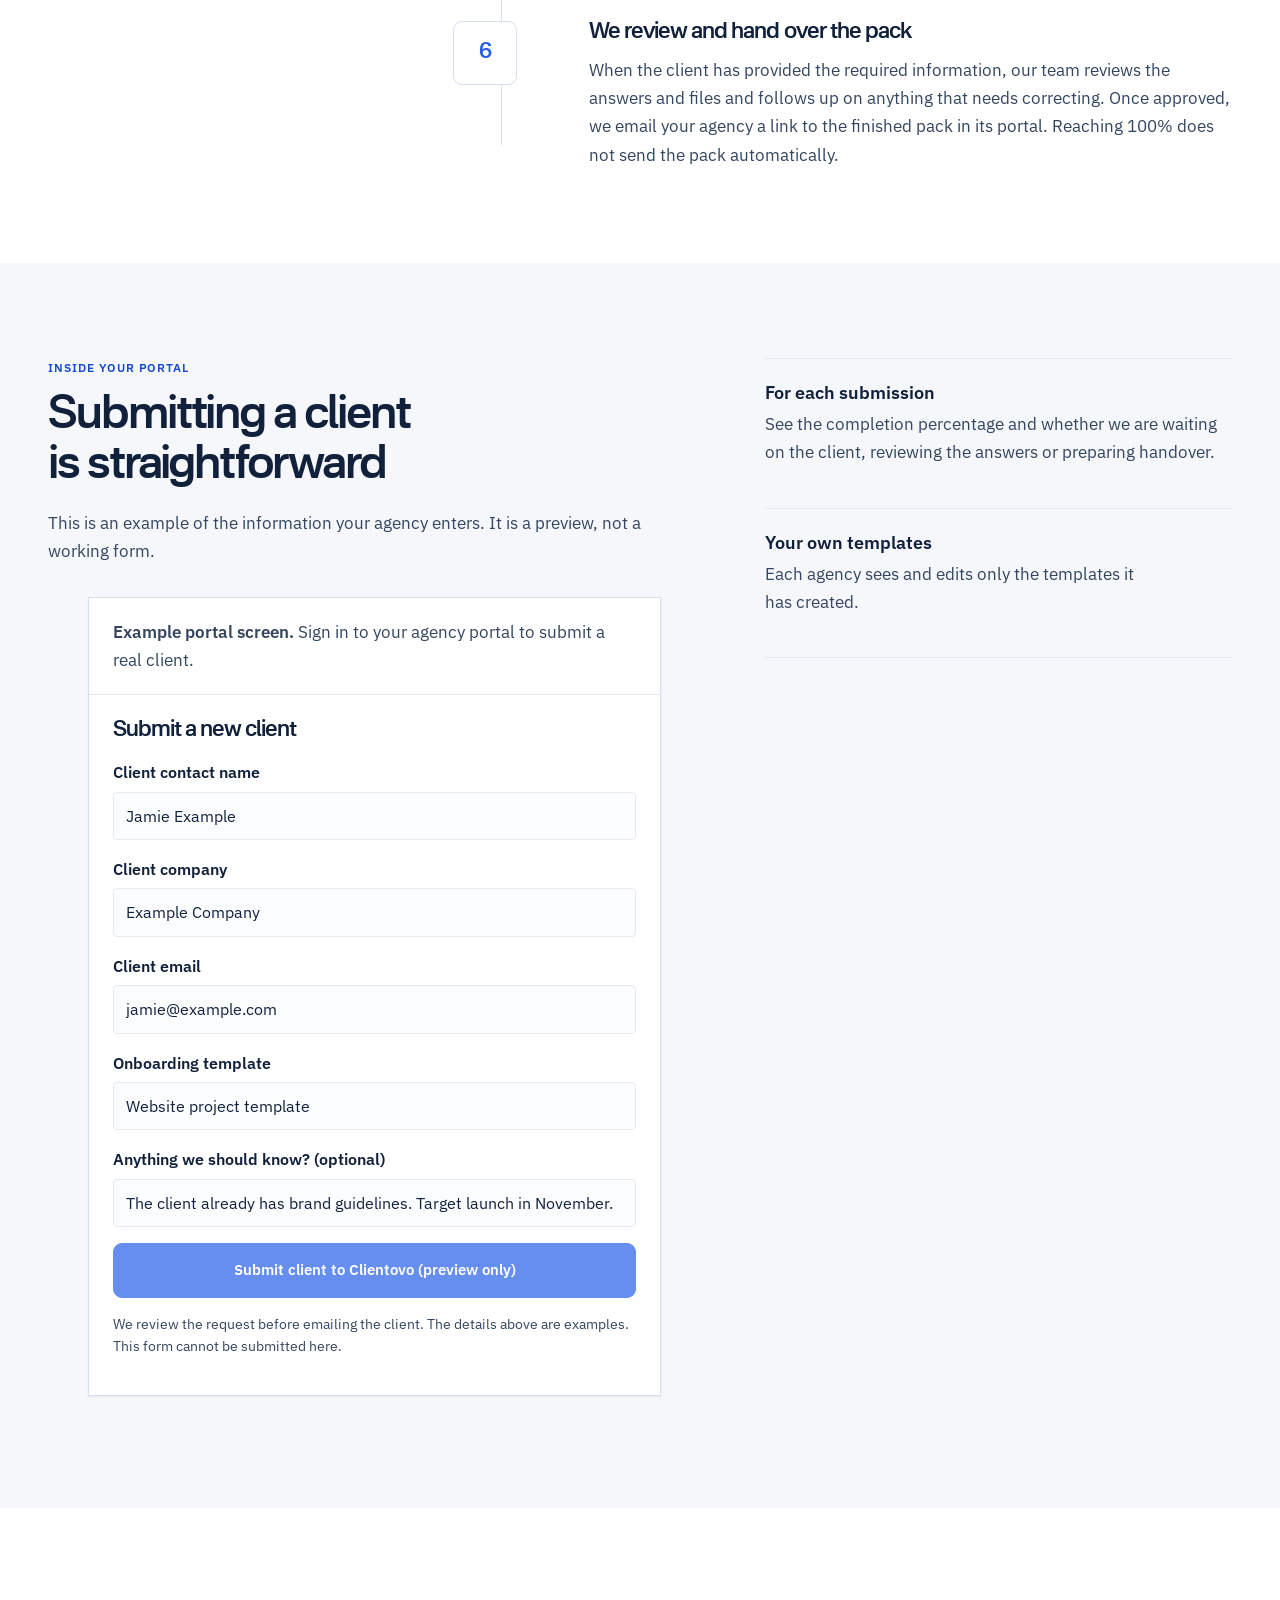
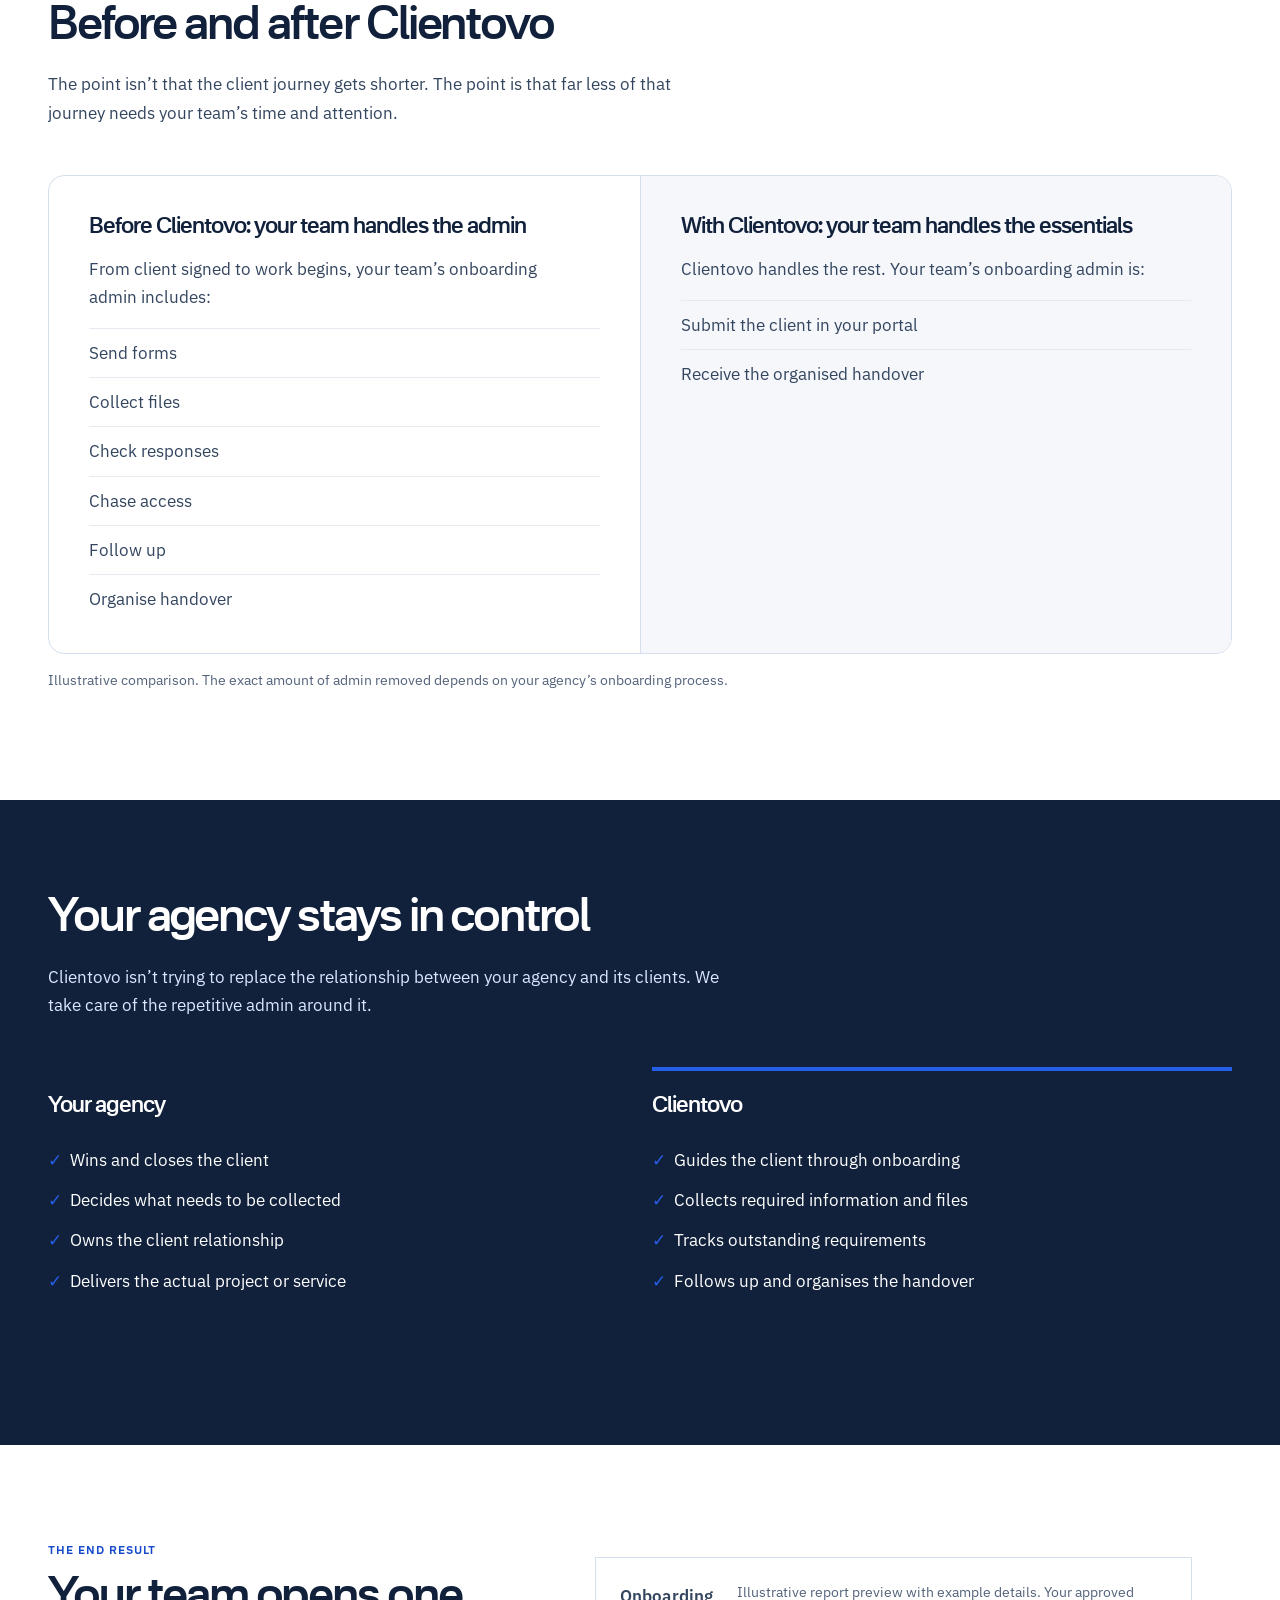
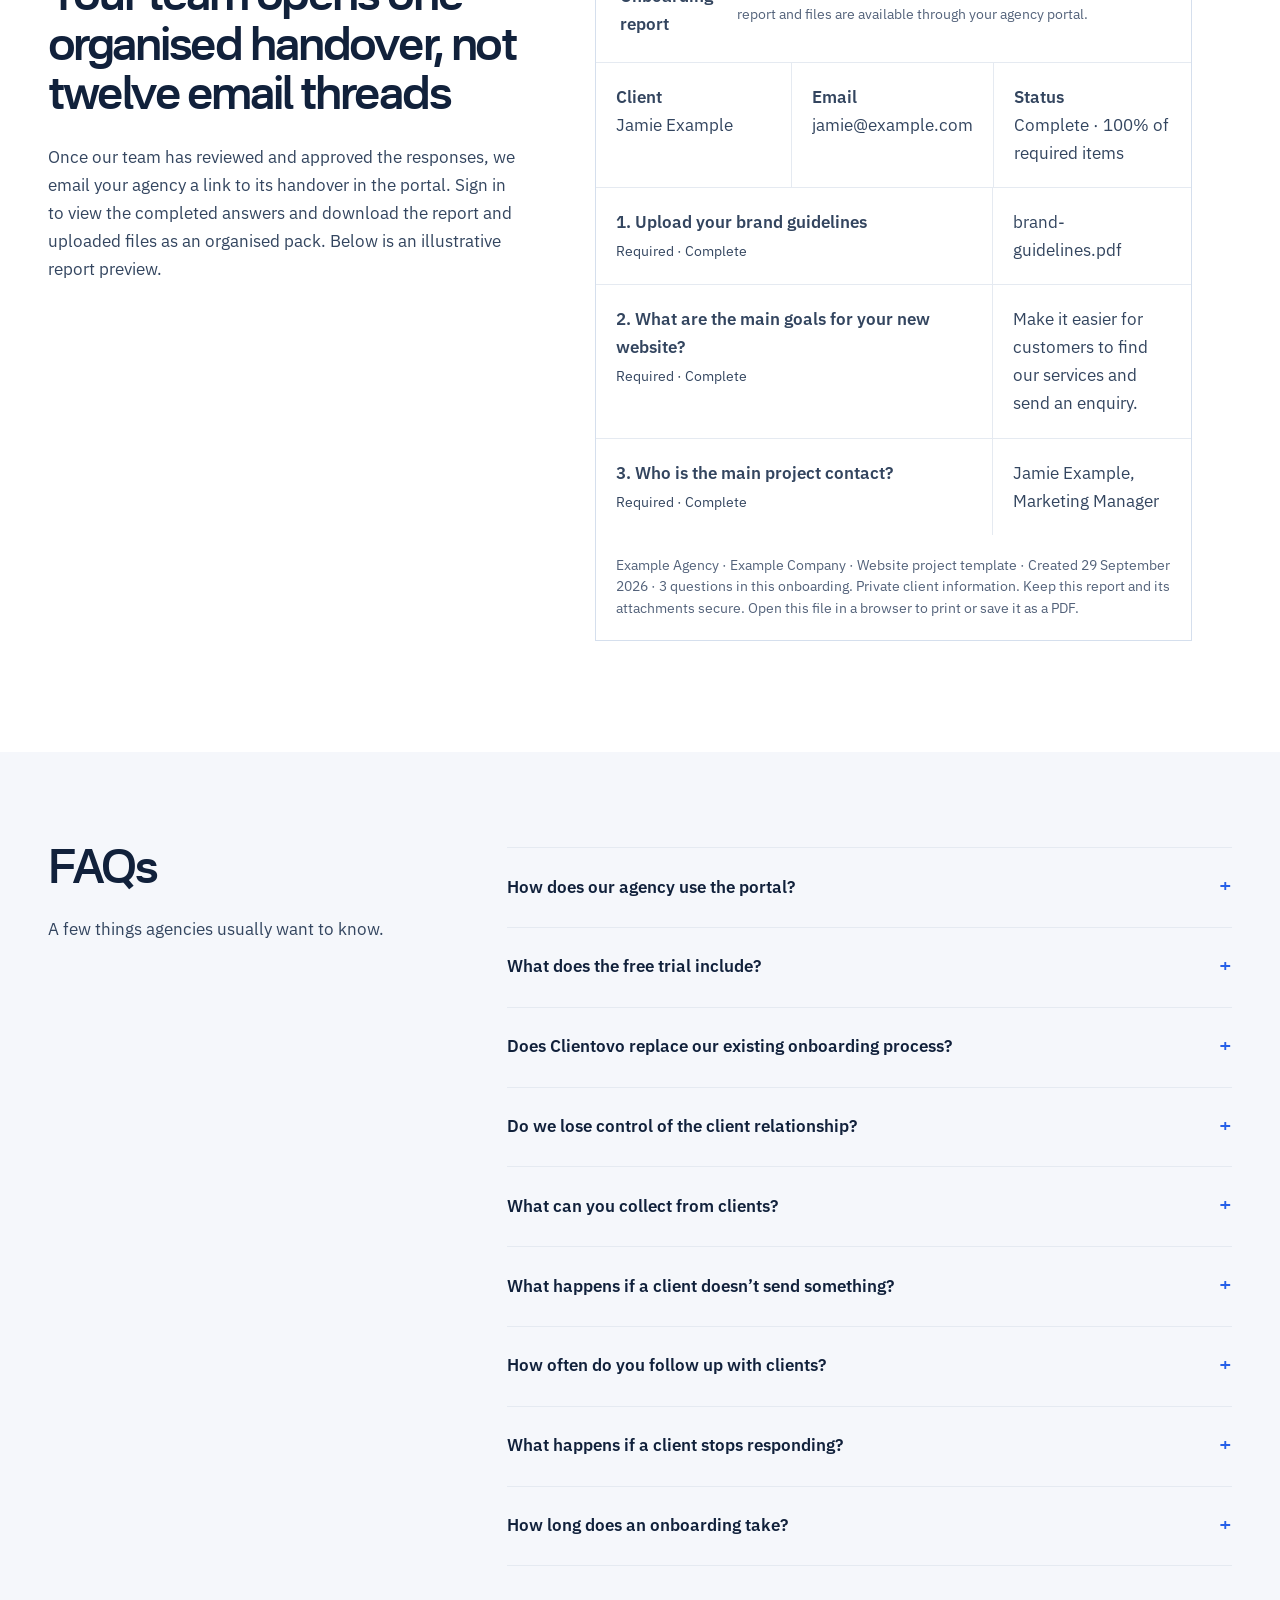
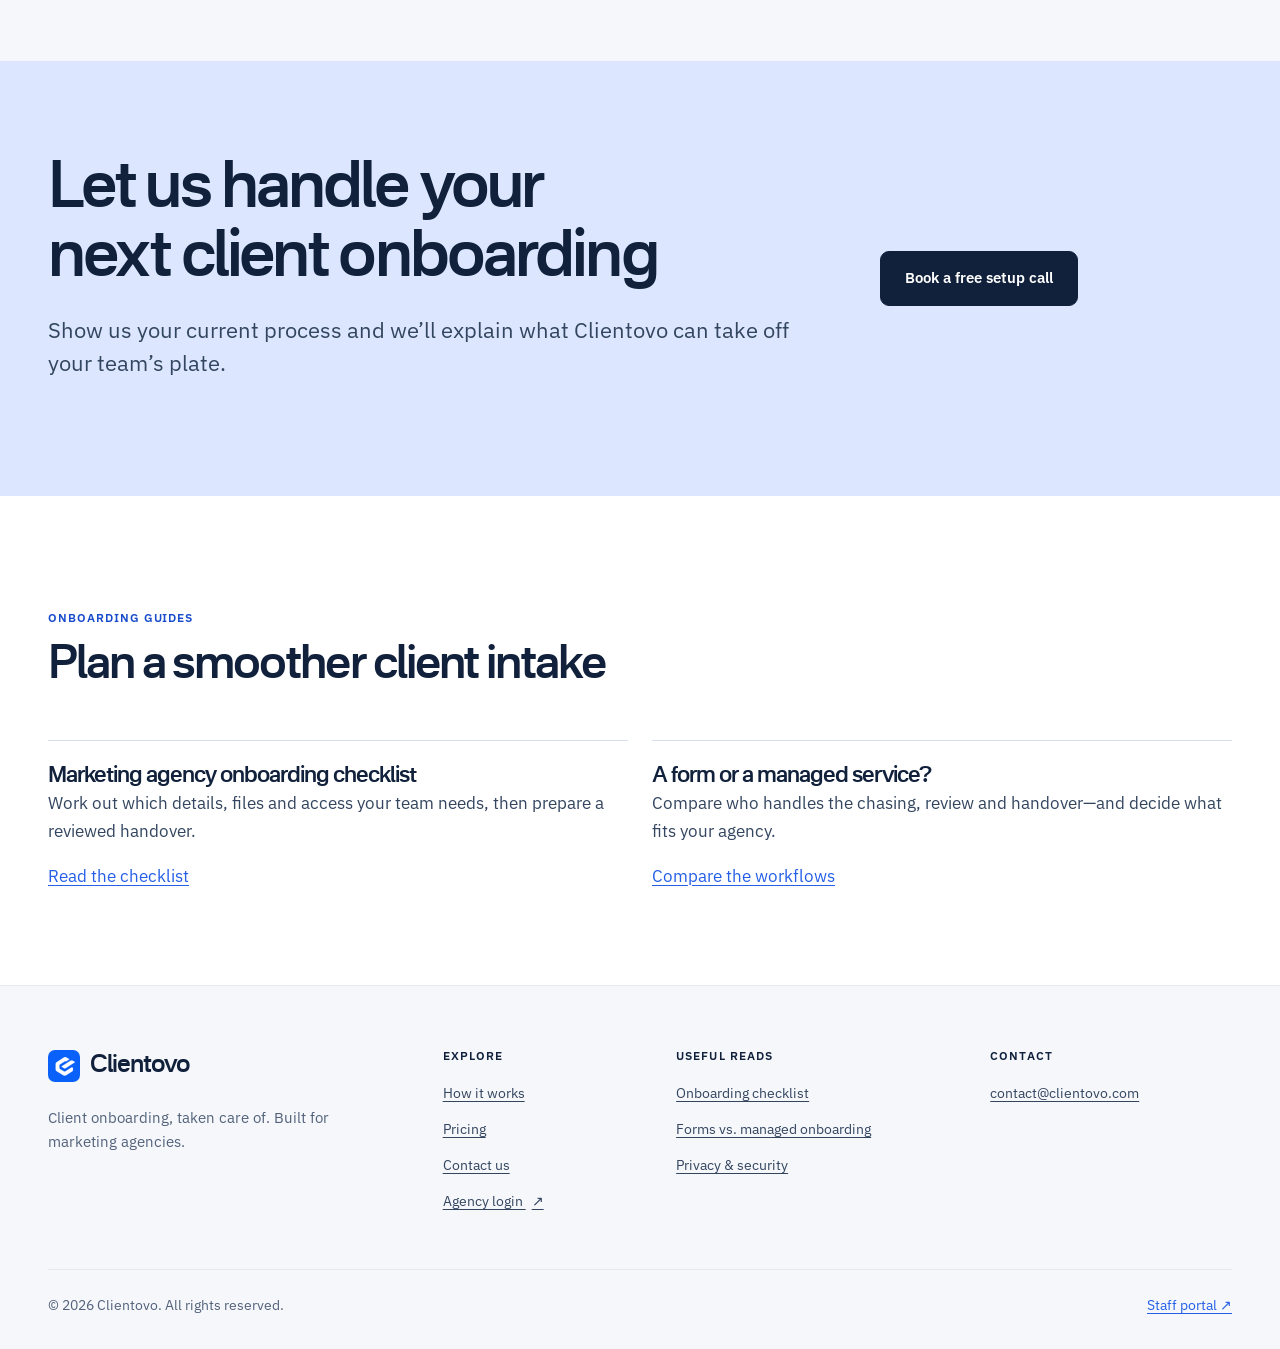
<file: how-it-works.html>
<!doctype html>
<html lang="en-GB">
<head>
<meta name="referrer" content="strict-origin-when-cross-origin">
<meta http-equiv="Content-Security-Policy" content="default-src 'self'; script-src 'self' 'sha256-B+y5m+qeIaY5HjXzo8P5JhKa0GHT2pg8E51/xVGkXvc='; style-src 'self' 'unsafe-inline'; img-src 'self' data:; font-src 'self'; media-src 'self'; connect-src 'self' https://formspree.io; form-action https://formspree.io; object-src 'none'; base-uri 'self'; frame-src 'none'; upgrade-insecure-requests">
<meta charset="utf-8"><meta name="viewport" content="width=device-width,initial-scale=1">
<title>How Managed Agency Client Onboarding Works | Clientovo</title>
<meta name="description" content="See how Clientovo collects information and files, follows up with clients, reviews responses and hands an organised pack back to your agency.">
<link rel="canonical" href="https://clientovo.com/how-it-works.html">
<link rel="shortcut icon" href="/favicon.ico?v=6"><link rel="icon" type="image/png" sizes="16x16" href="/favicon-16.png?v=6"><link rel="icon" type="image/png" sizes="32x32" href="/favicon-32.png?v=6"><link rel="apple-touch-icon" sizes="180x180" href="/apple-touch-icon.png?v=1"><link rel="manifest" href="/site.webmanifest">
<meta name="theme-color" content="#030712">
<link rel="preload" href="/fonts/newsreader-latin-400-normal.woff2" as="font" type="font/woff2" crossorigin><link rel="preload" href="/fonts/ibm-plex-sans-latin-400-normal.woff2" as="font" type="font/woff2" crossorigin>
<link rel="stylesheet" href="/home.css?v=20261022-readiness">
<meta property="og:type" content="website"><meta property="og:locale" content="en_GB"><meta property="og:site_name" content="Clientovo"><meta property="og:title" content="How Managed Agency Client Onboarding Works | Clientovo"><meta property="og:description" content="From client signed to ready to start: see the complete managed onboarding process."><meta property="og:url" content="https://clientovo.com/how-it-works.html"><meta property="og:image" content="https://clientovo.com/og-image.png">
<meta name="twitter:card" content="summary_large_image"><meta name="twitter:image" content="https://clientovo.com/og-image.png">
<script type="application/ld+json">{"@context":"https://schema.org","@type":"Organization","name":"Clientovo","url":"https://clientovo.com/","email":"contact@clientovo.com"}</script>
<script src="/site.js?v=20261022-readiness" defer></script>
<link rel="stylesheet" href="/marketing.css?v=2">
</head>
<body>
<a class="skip-link" href="#main">Skip to content</a>
<header class="site-header">
  <nav class="shell site-nav" aria-label="Main navigation">
    <a class="brand" href="/index.html" aria-label="Clientovo home">
      <img src="/favicon.png?v=6" alt="" width="32" height="32">
      <span>Clientovo</span>
    </a>
    <div class="nav-links">
      <a href="/how-it-works.html">How it works</a>
      <a href="/index.html#pricing">Pricing</a>
      <a href="/contact.html">Contact</a>
    </div>
    <div class="nav-actions">
      <div class="login-menu desktop-login" data-login-menu>
        <button class="login-trigger" type="button" aria-expanded="false" aria-haspopup="true" data-login-trigger>Log in</button>
        <div class="login-panel" data-login-panel hidden>
          <a href="https://app.clientovo.com/agency/login">Agency portal <span class="external-mark" aria-hidden="true">↗</span></a>
          <a href="https://app.clientovo.com/login">Staff portal <span class="external-mark" aria-hidden="true">↗</span></a>
        </div>
      </div>
      <a class="button" href="https://app.clientovo.com/agency/join">Try Clientovo free</a>
    </div>
    <button class="menu-button" type="button" aria-expanded="false" aria-controls="mobile-menu" aria-label="Open menu" data-menu-button>Menu</button>
  </nav>
</header>
<div class="mobile-menu" id="mobile-menu" data-mobile-menu hidden>
  <nav class="mobile-menu-inner" aria-label="Mobile navigation">
    <a href="/how-it-works.html">How it works</a>
    <a href="/index.html#pricing">Pricing</a>
    <a href="/contact.html">Contact</a>
    <a href="https://app.clientovo.com/agency/login">Agency portal <span class="external-mark" aria-hidden="true">↗</span></a>
    <a href="https://app.clientovo.com/login">Staff portal <span class="external-mark" aria-hidden="true">↗</span></a>
    <a class="button" href="https://app.clientovo.com/agency/join">Try Clientovo free</a>
  </nav>
</div>
<main id="main">
  <header class="page-hero">
    <div class="shell grid-12">
      <div class="span-8">
        <p class="kicker">How Clientovo works</p>
        <h1>From “client signed” to “ready to start”</h1>
        <p class="lede">Your agency has its own portal to create templates, submit new clients and track progress. Our team runs the collection and follow-ups, reviews the completed answers and files, then emails your agency a link to the approved pack in your portal.</p>
        <p style="margin-top:28px"><a class="text-link" href="#full-process">See the full process</a></p>
      </div>
    </div>
  </header>

  <section class="section" id="full-process">
    <div class="shell grid-12">
      <div class="span-4">
        <h2>What happens after you sign a new client?</h2>
        <p style="margin-top:18px">Your team submits the client through its portal. Here is what happens next.</p>
      </div>
      <div class="span-8 timeline">
        <article class="timeline-step"><div class="timeline-number">1</div><div><h2>Set up your agency portal and templates</h2><p>Create your agency account and confirm your email. Your first real client onboarding is free, with no card details and no commitment. In your portal, create reusable templates with the questions, files and access details you need for each kind of client.</p><p class="example-line"><strong>For example:</strong> brand guidelines, logos, project questionnaire, Google Analytics access, CMS access and key contacts.</p></div></article>
        <article class="timeline-step"><div class="timeline-number">2</div><div><h2>Submit the new client in your portal</h2><p>Enter the client’s name, company and email, choose one of your templates and add any extra instructions. The request goes straight to our team for review.</p></div></article>
        <article class="timeline-step"><div class="timeline-number">3</div><div><h2>We start the onboarding</h2><p>Our team starts the job and the client receives their private onboarding link by email. They use it to provide the information and files in your template.</p></div></article>
        <article class="timeline-step"><div class="timeline-number">4</div><div><h2>You see progress in your portal</h2><p>Your agency can see its requests and onboarding progress. Our team checks what the client has provided and keeps track of anything still outstanding.</p></div></article>
        <article class="timeline-step"><div class="timeline-number">5</div><div><h2>We follow up with the client</h2><p>Our team chases missing information so your account manager does not have to keep sending follow-up emails.</p></div></article>
        <article class="timeline-step"><div class="timeline-number">6</div><div><h2>We review and hand over the pack</h2><p>When the client has provided the required information, our team reviews the answers and files and follows up on anything that needs correcting. Once approved, we email your agency a link to the finished pack in its portal. Reaching 100% does not send the pack automatically.</p></div></article>
      </div>
    </div>
  </section>

  <section class="section section-tint">
    <div class="shell portal-section">
      <div>
        <p class="kicker">Inside your portal</p>
        <h2>Submitting a client is straightforward</h2>
        <p style="margin-top:18px">This is an example of the information your agency enters. It is a preview, not a working form.</p>
        <figure class="mock-form" style="margin-top:32px">
          <!-- TODO: George to supply /images/submit-client-screen.webp at 1440×1200 (2x export). Replace this temporary preview when supplied. -->
          <figcaption class="mock-form-header"><strong>Example portal screen.</strong> Sign in to your agency portal to submit a real client.</figcaption>
          <div class="mock-form-body">
            <h3>Submit a new client</h3>
            <div class="mock-field"><strong>Client contact name</strong><div class="mock-value">Jamie Example</div></div>
            <div class="mock-field"><strong>Client company</strong><div class="mock-value">Example Company</div></div>
            <div class="mock-field"><strong>Client email</strong><div class="mock-value">jamie@example.com</div></div>
            <div class="mock-field"><strong>Onboarding template</strong><div class="mock-value">Website project template</div></div>
            <div class="mock-field"><strong>Anything we should know? (optional)</strong><div class="mock-value">The client already has brand guidelines. Target launch in November.</div></div>
            <button class="button" type="button" disabled>Submit client to Clientovo (preview only)</button>
            <p class="small">We review the request before emailing the client. The details above are examples. This form cannot be submitted here.</p>
          </div>
        </figure>
      </div>
      <!-- TODO: George to supply /images/client-progress.webp at 1440×1000 and /images/template-editor.webp at 1440×1000 (2x exports). -->
      <aside class="portal-notes">
        <div class="portal-note"><h3>For each submission</h3><p>See the completion percentage and whether we are waiting on the client, reviewing the answers or preparing handover.</p></div>
        <div class="portal-note"><h3>Your own templates</h3><p>Each agency sees and edits only the templates it has created.</p></div>
      </aside>
    </div>
  </section>

  <section class="section">
    <div class="shell">
      <div class="section-heading"><h2>Before and after Clientovo</h2><p>The point isn’t that the client journey gets shorter. The point is that far less of that journey needs your team’s time and attention.</p></div>
      <div class="compare-grid">
        <article class="compare-col">
          <h3>Before Clientovo: your team handles the admin</h3>
          <p>From client signed to work begins, your team’s onboarding admin includes:</p>
          <ul class="compare-list"><li>Send forms</li><li>Collect files</li><li>Check responses</li><li>Chase access</li><li>Follow up</li><li>Organise handover</li></ul>
        </article>
        <article class="compare-col">
          <h3>With Clientovo: your team handles the essentials</h3>
          <p>Clientovo handles the rest. Your team’s onboarding admin is:</p>
          <ol class="compare-list"><li>Submit the client in your portal</li><li>Receive the organised handover</li></ol>
        </article>
      </div>
      <p class="small muted" style="margin-top:16px">Illustrative comparison. The exact amount of admin removed depends on your agency’s onboarding process.</p>
    </div>
  </section>

  <section class="section section-ink">
    <div class="shell">
      <div class="section-heading"><h2>Your agency stays in control</h2><p>Clientovo isn’t trying to replace the relationship between your agency and its clients. We take care of the repetitive admin around it.</p></div>
      <div class="responsibility-grid">
        <article class="responsibility"><h3>Your agency</h3><ul class="clean-list"><li>Wins and closes the client</li><li>Decides what needs to be collected</li><li>Owns the client relationship</li><li>Delivers the actual project or service</li></ul></article>
        <article class="responsibility"><h3>Clientovo</h3><ul class="clean-list"><li>Guides the client through onboarding</li><li>Collects required information and files</li><li>Tracks outstanding requirements</li><li>Follows up and organises the handover</li></ul></article>
      </div>
    </div>
  </section>

  <section class="section">
    <div class="shell grid-12">
      <div class="span-5">
        <p class="kicker">The end result</p>
        <h2>Your team opens one organised handover, not twelve email threads</h2>
        <p style="margin-top:20px">Once our team has reviewed and approved the responses, we email your agency a link to its handover in the portal. Sign in to view the completed answers and download the report and uploaded files as an organised pack. Below is an illustrative report preview.</p>
      </div>
      <figure class="report-preview span-7">
        <!-- TODO: George to supply /images/finished-handover-pack.webp at 1440×1100 (2x export). -->
        <figcaption class="report-header"><strong>Onboarding report</strong><span class="small muted">Illustrative report preview with example details. Your approved report and files are available through your agency portal.</span></figcaption>
        <div class="report-meta"><div><strong>Client</strong><br>Jamie Example</div><div><strong>Email</strong><br>jamie@example.com</div><div><strong>Status</strong><br>Complete · 100% of required items</div></div>
        <div class="report-row"><div><strong>1. Upload your brand guidelines</strong><br><span class="small">Required · Complete</span></div><div>brand-guidelines.pdf</div></div>
        <div class="report-row"><div><strong>2. What are the main goals for your new website?</strong><br><span class="small">Required · Complete</span></div><div>Make it easier for customers to find our services and send an enquiry.</div></div>
        <div class="report-row"><div><strong>3. Who is the main project contact?</strong><br><span class="small">Required · Complete</span></div><div>Jamie Example, Marketing Manager</div></div>
        <p class="small muted" style="padding:20px;margin:0">Example Agency · Example Company · Website project template · Created 29 September 2026 · 3 questions in this onboarding. Private client information. Keep this report and its attachments secure. Open this file in a browser to print or save it as a PDF.</p>
      </figure>
    </div>
  </section>

  <section class="section section-tint">
    <div class="shell faq-layout">
      <div><h2>FAQs</h2><p style="margin-top:18px">A few things agencies usually want to know.</p></div>
      <div class="faq-list">
        <details><summary>How does our agency use the portal?</summary><div class="faq-answer"><p>Your agency signs in, creates its own templates and submits each new client’s details with the right template. You can then see your requests and their progress. Our team starts the onboarding and sends the client their private link; submitting a request does not email the client immediately.</p></div></details>
        <details><summary>What does the free trial include?</summary><div class="faq-answer"><p>Your new agency account gets one free onboarding credit for one real client. Create an account, confirm your email, make a template and submit that client. No card details, payment or commitment are required, and the trial does not start a paid subscription.</p></div></details>
        <details><summary>Does Clientovo replace our existing onboarding process?</summary><div class="faq-answer"><p>No. You create templates for the information your team already needs. We take over the collection, tracking and follow-up work.</p></div></details>
        <details><summary>Do we lose control of the client relationship?</summary><div class="faq-answer"><p>No. Your agency remains responsible for the client relationship and the work you’re delivering. Clientovo handles the onboarding admin you choose to hand over.</p></div></details>
        <details><summary>What can you collect from clients?</summary><div class="faq-answer"><p>Collect written answers, website links, yes/no responses, access instructions and supported files. Uploads accept PDF, PNG, JPEG, WebP and TXT, up to 10 MB per file. For SVG, editable artwork, Word documents or video, agree an access-controlled sharing link with your agency. Grant account access through the provider’s invitation settings; never submit passwords.</p></div></details>
        <details><summary>What happens if a client doesn’t send something?</summary><div class="faq-answer"><p>We keep track of the outstanding requirement and follow up with the client, rather than leaving your team to repeatedly chase it.</p></div></details><details><summary>How often do you follow up with clients?</summary><div class="faq-answer"><p>Our standard reminder interval is three days, measured from the latest response or reminder while required information is still missing. Our team can adjust or pause reminders for an onboarding.</p></div></details><details><summary>What happens if a client stops responding?</summary><div class="faq-answer"><p>After seven days without a new answer, the onboarding is flagged for our team’s attention. Outstanding items stay visible in your portal. Missing required information is not treated as complete.</p></div></details><details><summary>How long does an onboarding take?</summary><div class="faq-answer"><p>Timing depends on how quickly your client provides the required information and whether any answers or files need correcting. You can track progress in your portal while we manage the follow-ups and review.</p></div></details>
      </div>
    </div>
  </section>

  <section class="section cta-band">
    <div class="shell grid-12">
      <div class="span-8"><h2>Let us handle your next client onboarding</h2><p class="lede" style="margin-top:20px">Show us your current process and we’ll explain what Clientovo can take off your team’s plate.</p></div>
      <div class="span-4"><a class="button button-secondary" href="/index.html#setup-call">Book a free setup call</a></div>
    </div>
  </section>

  <section class="section">
    <div class="shell">
      <div class="section-heading"><p class="kicker">Onboarding guides</p><h2>Plan a smoother client intake</h2></div>
      <div class="guides-grid">
        <article class="guide"><h3>Marketing agency onboarding checklist</h3><p>Work out which details, files and access your team needs, then prepare a reviewed handover.</p><a href="/client-onboarding-checklist.html">Read the checklist</a></article>
        <article class="guide"><h3>A form or a managed service?</h3><p>Compare who handles the chasing, review and handover—and decide what fits your agency.</p><a href="/client-onboarding-forms-vs-managed-service.html">Compare the workflows</a></article>
      </div>
    </div>
  </section>
</main>
<footer class="site-footer">
  <div class="shell">
    <div class="footer-grid">
      <div class="footer-intro">
        <a class="brand" href="/index.html"><img src="/favicon.png?v=6" alt="" width="32" height="32"><span>Clientovo</span></a>
        <p>Client onboarding, taken care of. Built for marketing agencies.</p>
        <!-- TODO: George to supply confirmed company registration details and Leeds business address. -->
      </div>
      <nav class="footer-col" aria-label="Explore">
        <h2>Explore</h2>
        <a href="/how-it-works.html">How it works</a>
        <a href="/index.html#pricing">Pricing</a>
        <a href="/contact.html">Contact us</a>
        <a href="https://app.clientovo.com/agency/login">Agency login <span class="external-mark" aria-hidden="true">↗</span></a>
      </nav>
      <nav class="footer-col" aria-label="Useful reads">
        <h2>Useful reads</h2>
        <a href="/client-onboarding-checklist.html">Onboarding checklist</a>
        <a href="/client-onboarding-forms-vs-managed-service.html">Forms vs. managed onboarding</a>
        <a href="/privacy-and-security.html">Privacy &amp; security</a>
      </nav>
      <div class="footer-col">
        <h2>Contact</h2>
        <a href="mailto:contact@clientovo.com">contact@clientovo.com</a>
      </div>
    </div>
    <div class="footer-bottom">
      <span>© 2026 Clientovo. All rights reserved.</span>
      <a href="https://app.clientovo.com/login">Staff portal <span aria-hidden="true">↗</span></a>
    </div>
  </div>
</footer>
</body>
</html>
</file>
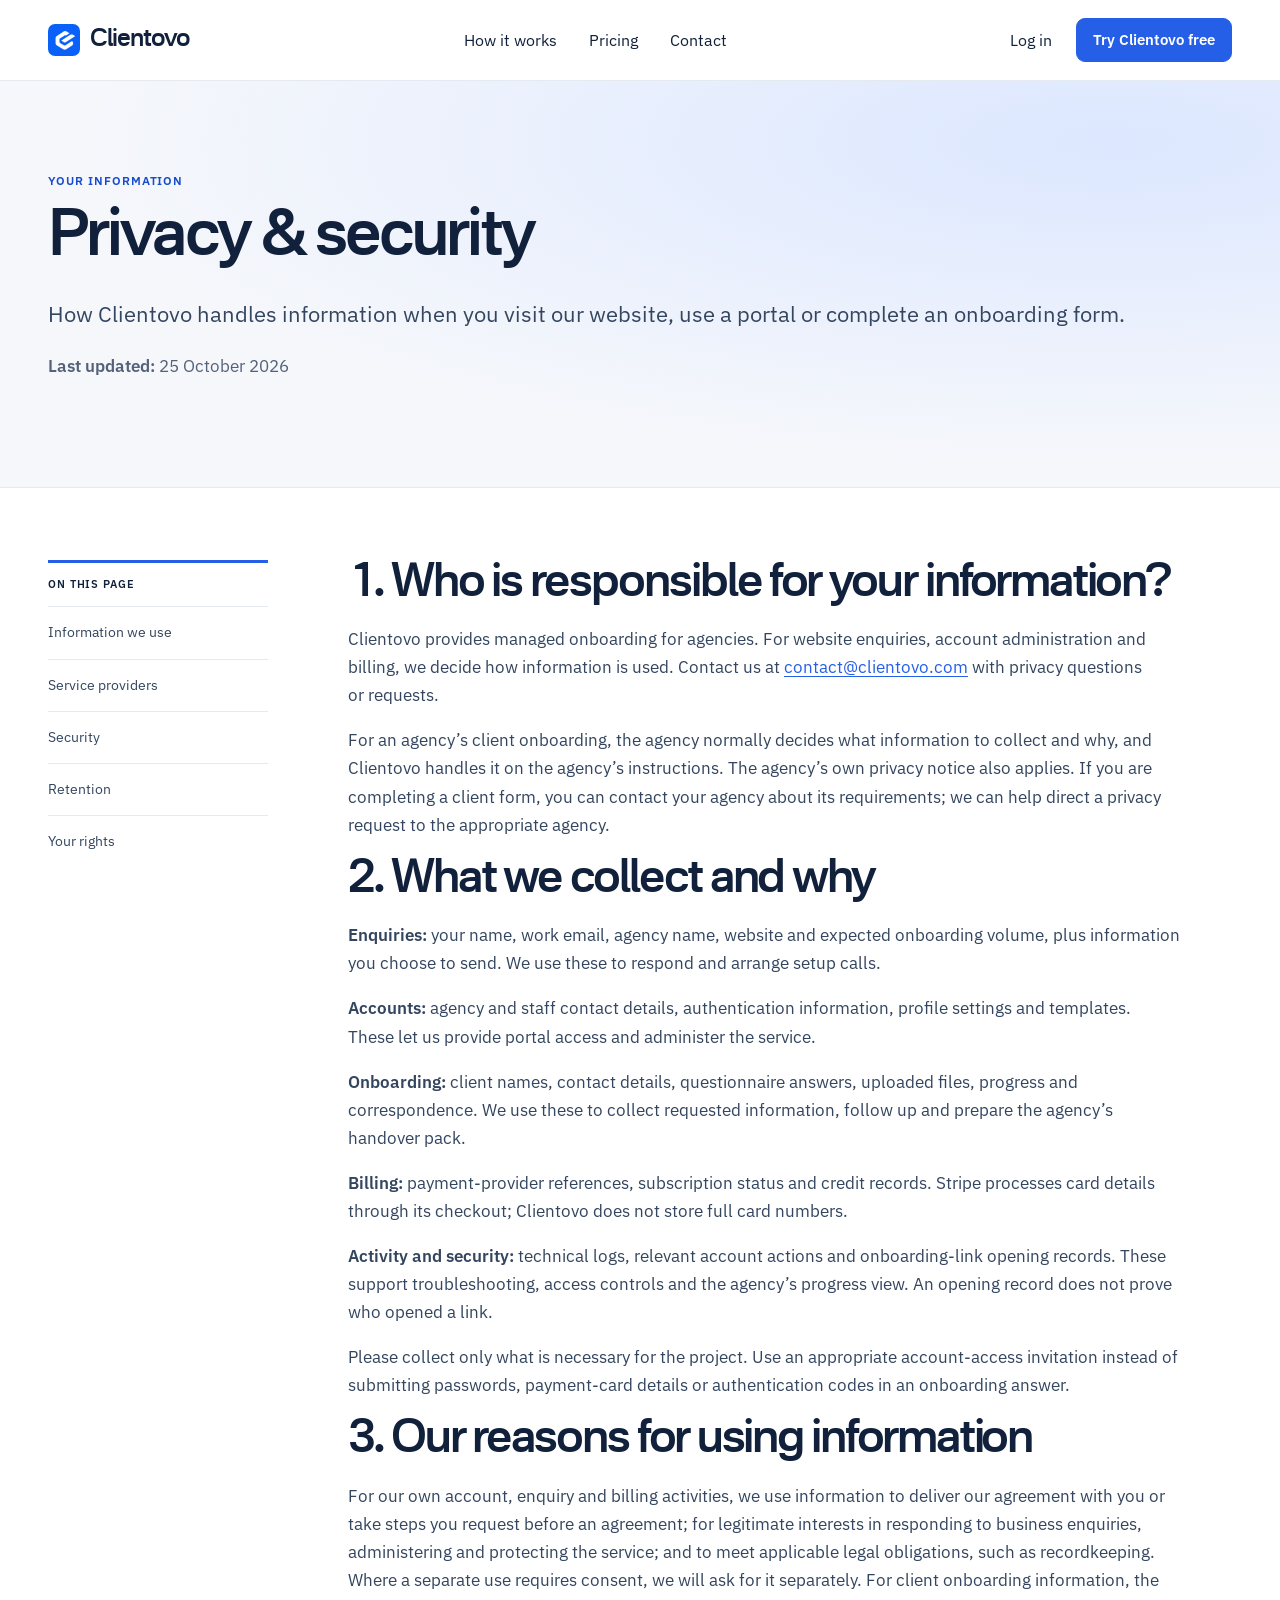
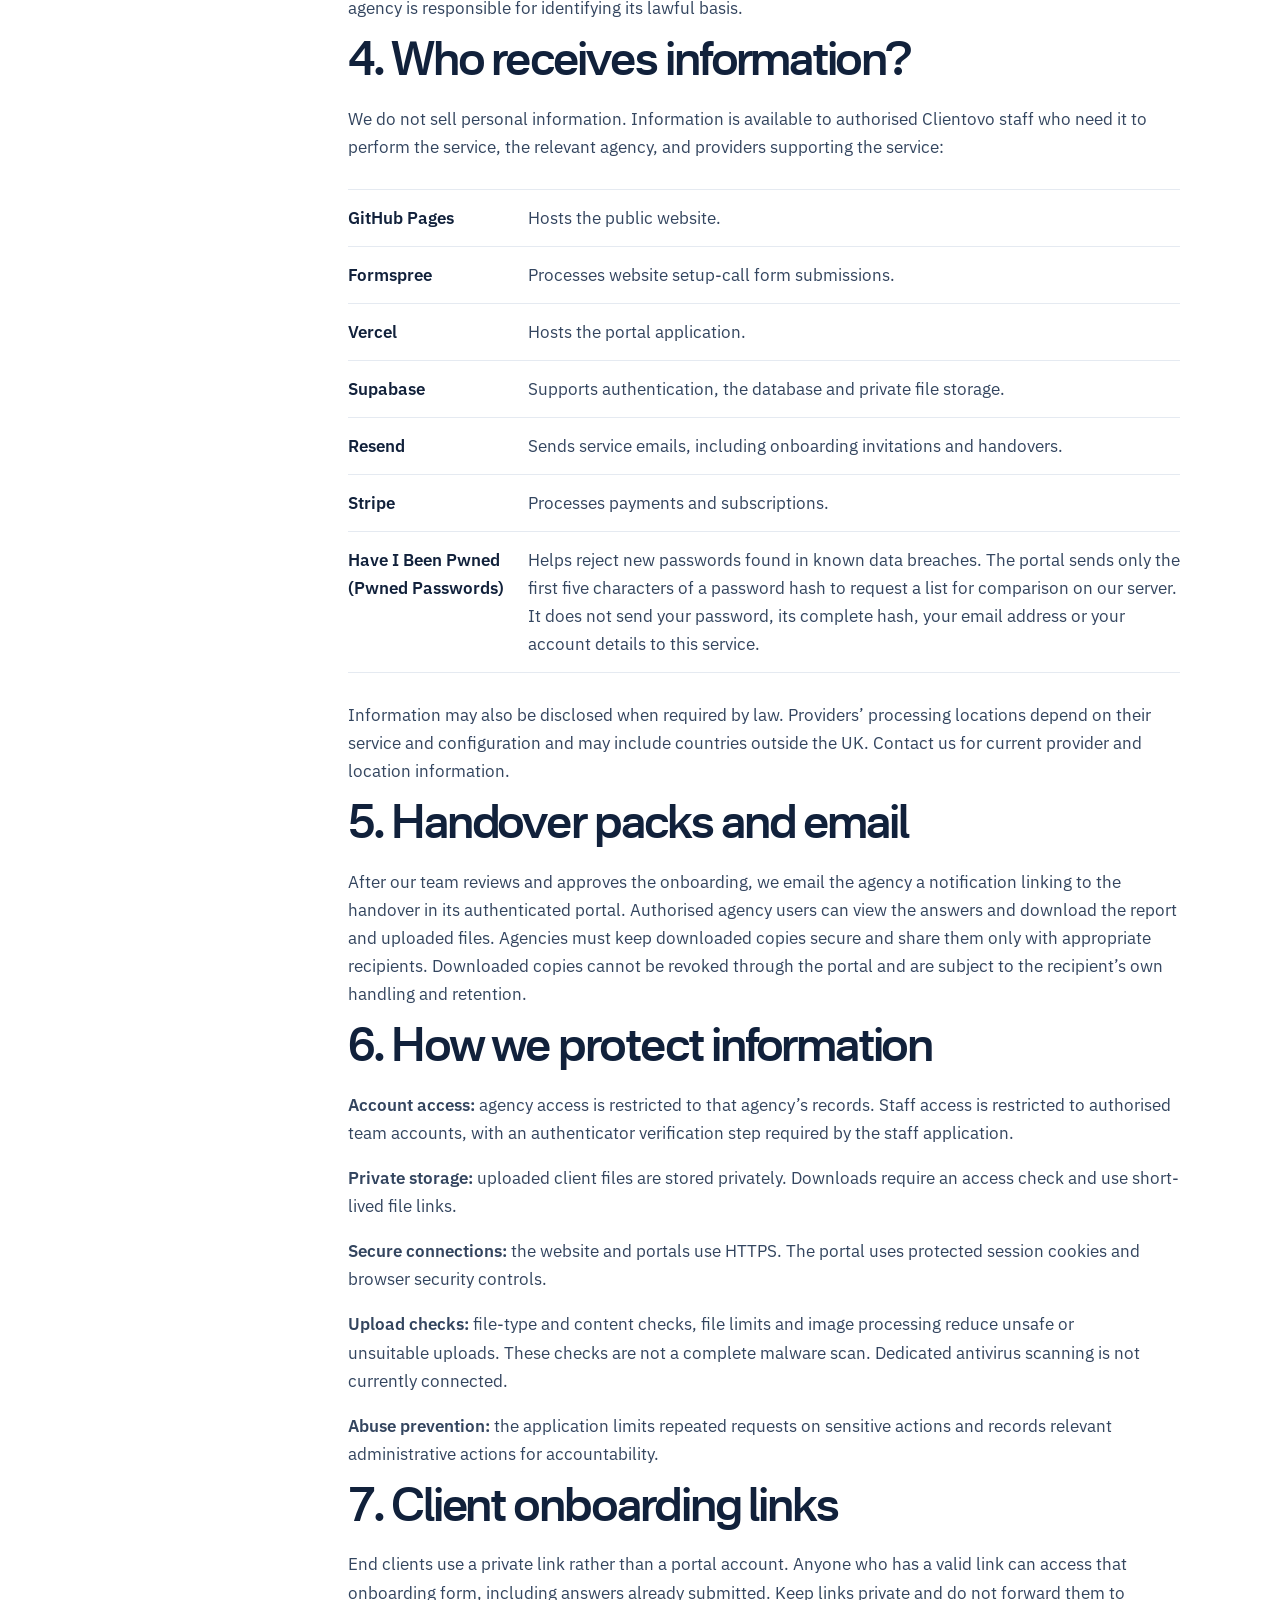
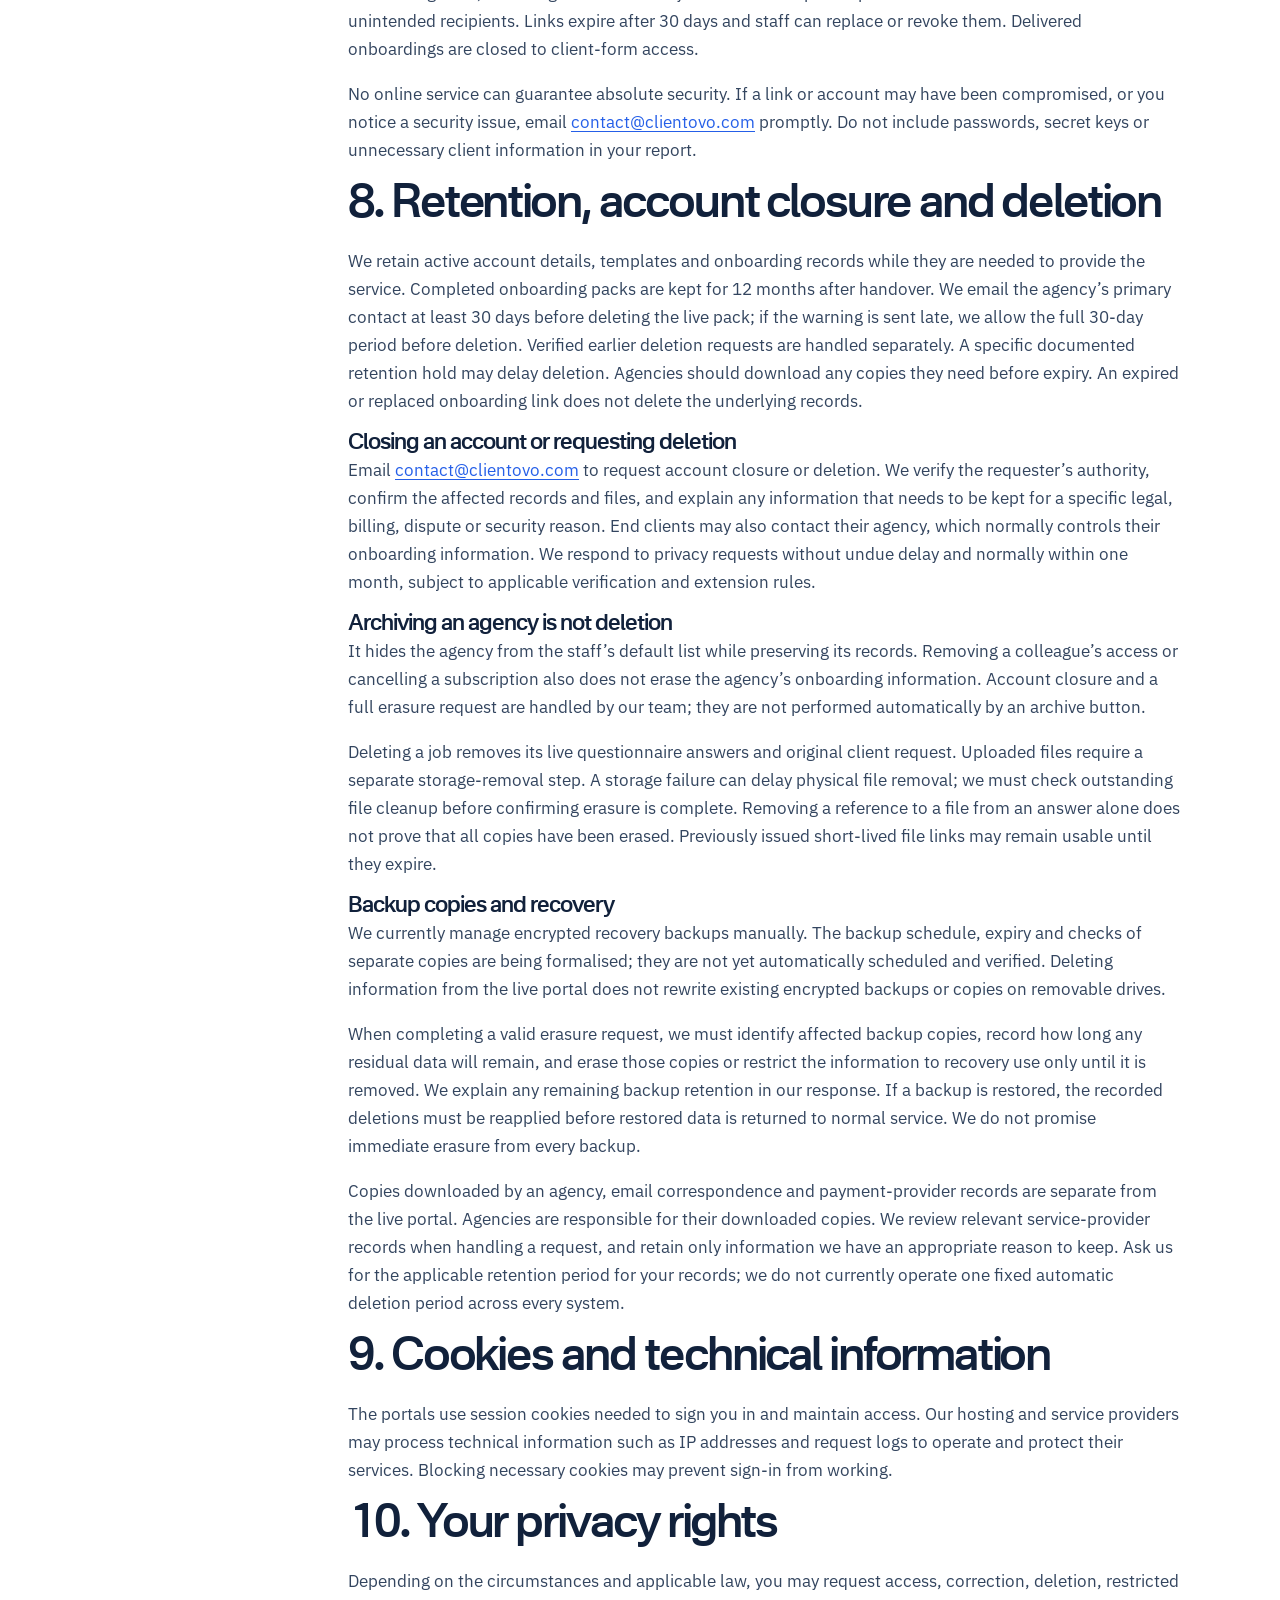
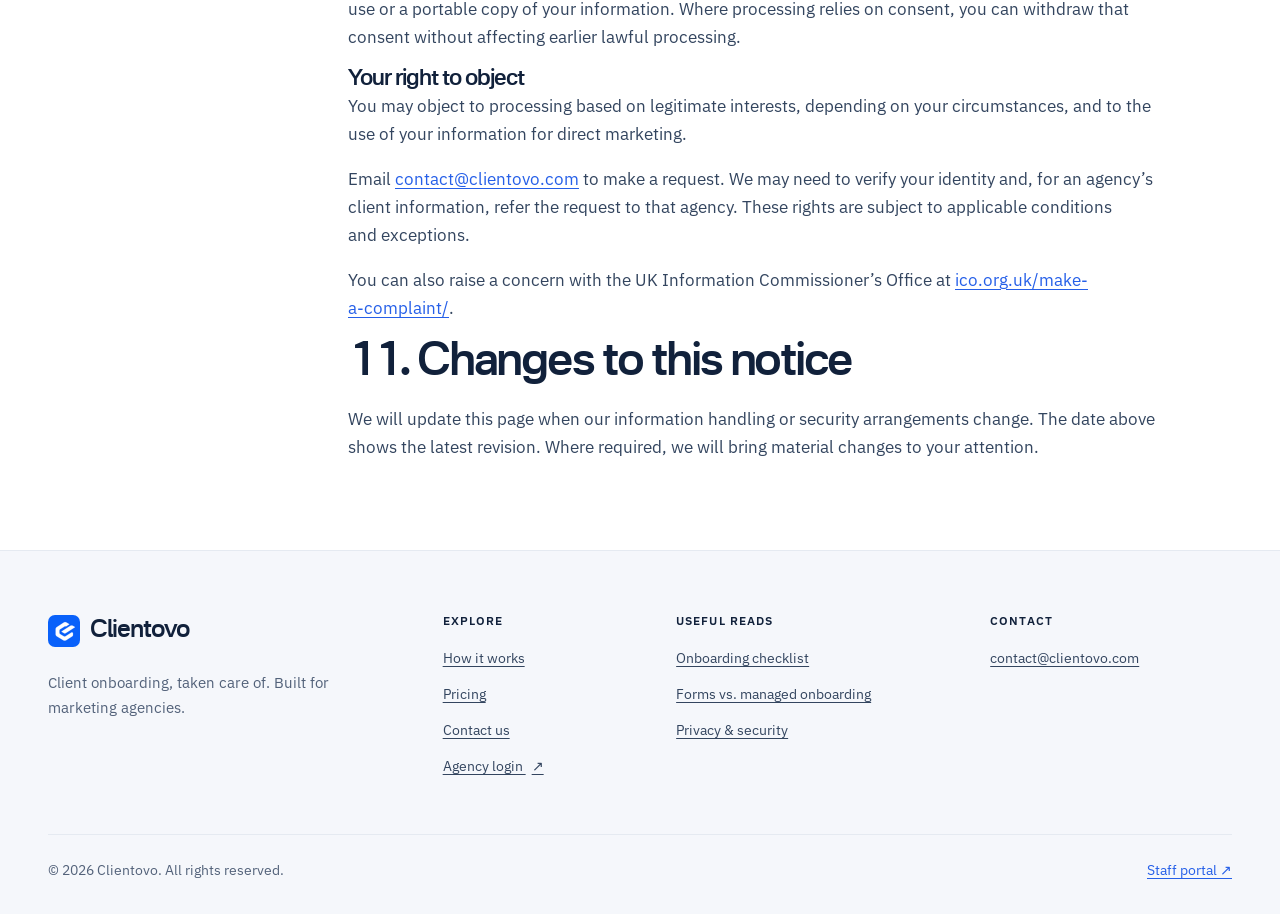
<file: privacy-and-security.html>
<!doctype html>
<html lang="en-GB">
<head>
<meta name="referrer" content="strict-origin-when-cross-origin">
<meta http-equiv="Content-Security-Policy" content="default-src 'self'; script-src 'self' ; style-src 'self' 'unsafe-inline'; img-src 'self' data:; font-src 'self'; media-src 'self'; connect-src 'self' https://formspree.io; form-action https://formspree.io; object-src 'none'; base-uri 'self'; frame-src 'none'; upgrade-insecure-requests">
<meta charset="utf-8"><meta name="viewport" content="width=device-width,initial-scale=1">
<title>Privacy &amp; Security | Clientovo</title>
<meta name="description" content="How Clientovo handles information when you visit our website, use a portal or complete an onboarding form.">
<link rel="canonical" href="https://clientovo.com/privacy-and-security.html">
<link rel="shortcut icon" href="/favicon.ico?v=6"><link rel="icon" type="image/png" sizes="16x16" href="/favicon-16.png?v=6"><link rel="icon" type="image/png" sizes="32x32" href="/favicon-32.png?v=6"><link rel="apple-touch-icon" sizes="180x180" href="/apple-touch-icon.png?v=1"><link rel="manifest" href="/site.webmanifest">
<meta name="theme-color" content="#030712"><link rel="preload" href="/fonts/newsreader-latin-400-normal.woff2" as="font" type="font/woff2" crossorigin><link rel="preload" href="/fonts/ibm-plex-sans-latin-400-normal.woff2" as="font" type="font/woff2" crossorigin><link rel="stylesheet" href="/home.css?v=20261022-readiness">
<meta property="og:type" content="website"><meta property="og:locale" content="en_GB"><meta property="og:site_name" content="Clientovo"><meta property="og:title" content="Privacy &amp; Security | Clientovo"><meta property="og:description" content="How Clientovo handles information and protects the service."><meta property="og:url" content="https://clientovo.com/privacy-and-security.html"><meta property="og:image" content="https://clientovo.com/og-image.png"><meta name="twitter:card" content="summary_large_image"><meta name="twitter:image" content="https://clientovo.com/og-image.png">
<script src="/site.js?v=20261022-readiness" defer></script>
<link rel="stylesheet" href="/marketing.css?v=2">
</head>
<body>
<a class="skip-link" href="#main">Skip to content</a>
<header class="site-header">
  <nav class="shell site-nav" aria-label="Main navigation">
    <a class="brand" href="/index.html" aria-label="Clientovo home">
      <img src="/favicon.png?v=6" alt="" width="32" height="32">
      <span>Clientovo</span>
    </a>
    <div class="nav-links">
      <a href="/how-it-works.html">How it works</a>
      <a href="/index.html#pricing">Pricing</a>
      <a href="/contact.html">Contact</a>
    </div>
    <div class="nav-actions">
      <div class="login-menu desktop-login" data-login-menu>
        <button class="login-trigger" type="button" aria-expanded="false" aria-haspopup="true" data-login-trigger>Log in</button>
        <div class="login-panel" data-login-panel hidden>
          <a href="https://app.clientovo.com/agency/login">Agency portal <span class="external-mark" aria-hidden="true">↗</span></a>
          <a href="https://app.clientovo.com/login">Staff portal <span class="external-mark" aria-hidden="true">↗</span></a>
        </div>
      </div>
      <a class="button" href="https://app.clientovo.com/agency/join">Try Clientovo free</a>
    </div>
    <button class="menu-button" type="button" aria-expanded="false" aria-controls="mobile-menu" aria-label="Open menu" data-menu-button>Menu</button>
  </nav>
</header>
<div class="mobile-menu" id="mobile-menu" data-mobile-menu hidden>
  <nav class="mobile-menu-inner" aria-label="Mobile navigation">
    <a href="/how-it-works.html">How it works</a>
    <a href="/index.html#pricing">Pricing</a>
    <a href="/contact.html">Contact</a>
    <a href="https://app.clientovo.com/agency/login">Agency portal <span class="external-mark" aria-hidden="true">↗</span></a>
    <a href="https://app.clientovo.com/login">Staff portal <span class="external-mark" aria-hidden="true">↗</span></a>
    <a class="button" href="https://app.clientovo.com/agency/join">Try Clientovo free</a>
  </nav>
</div>
<main id="main">
  <header class="legal-header">
    <div class="shell text-column">
      <p class="kicker">Your information</p>
      <h1>Privacy &amp; security</h1>
      <p class="lede" style="margin-top:24px">How Clientovo handles information when you visit our website, use a portal or complete an onboarding form.</p>
      <p class="last-updated"><strong>Last updated:</strong> 25 October 2026</p>
    </div>
  </header>

  <div class="shell legal-layout">
    <nav class="toc" aria-label="Privacy notice sections">
      <h2>On this page</h2>
      <a href="#responsibility">Information we use</a>
      <a href="#providers">Service providers</a>
      <a href="#security">Security</a>
      <a href="#retention">Retention</a>
      <a href="#rights">Your rights</a>
    </nav>

    <article class="legal">
      <section id="responsibility">
        <h2>1. Who is responsible for your information?</h2>
        <p>Clientovo provides managed onboarding for agencies. For website enquiries, account administration and billing, we decide how information is used. Contact us at <a href="mailto:contact@clientovo.com">contact@clientovo.com</a> with privacy questions or requests.</p>
        <p>For an agency’s client onboarding, the agency normally decides what information to collect and why, and Clientovo handles it on the agency’s instructions. The agency’s own privacy notice also applies. If you are completing a client form, you can contact your agency about its requirements; we can help direct a privacy request to the appropriate agency.</p>
      </section>

      <section>
        <h2>2. What we collect and why</h2>
        <p><strong>Enquiries:</strong> your name, work email, agency name, website and expected onboarding volume, plus information you choose to send. We use these to respond and arrange setup calls.</p>
        <p><strong>Accounts:</strong> agency and staff contact details, authentication information, profile settings and templates. These let us provide portal access and administer the service.</p>
        <p><strong>Onboarding:</strong> client names, contact details, questionnaire answers, uploaded files, progress and correspondence. We use these to collect requested information, follow up and prepare the agency’s handover pack.</p>
        <p><strong>Billing:</strong> payment-provider references, subscription status and credit records. Stripe processes card details through its checkout; Clientovo does not store full card numbers.</p>
        <p><strong>Activity and security:</strong> technical logs, relevant account actions and onboarding-link opening records. These support troubleshooting, access controls and the agency’s progress view. An opening record does not prove who opened a link.</p>
        <p>Please collect only what is necessary for the project. Use an appropriate account-access invitation instead of submitting passwords, payment-card details or authentication codes in an onboarding answer.</p>
      </section>

      <section>
        <h2>3. Our reasons for using information</h2>
        <p>For our own account, enquiry and billing activities, we use information to deliver our agreement with you or take steps you request before an agreement; for legitimate interests in responding to business enquiries, administering and protecting the service; and to meet applicable legal obligations, such as recordkeeping. Where a separate use requires consent, we will ask for it separately. For client onboarding information, the agency is responsible for identifying its lawful basis.</p>
      </section>

      <section id="providers">
        <h2>4. Who receives information?</h2>
        <p>We do not sell personal information. Information is available to authorised Clientovo staff who need it to perform the service, the relevant agency, and providers supporting the service:</p>
        <dl class="provider-list">
          <dt>GitHub Pages</dt><dd>Hosts the public website.</dd>
          <dt>Formspree</dt><dd>Processes website setup-call form submissions.</dd>
          <dt>Vercel</dt><dd>Hosts the portal application.</dd>
          <dt>Supabase</dt><dd>Supports authentication, the database and private file storage.</dd>
          <dt>Resend</dt><dd>Sends service emails, including onboarding invitations and handovers.</dd>
          <dt>Stripe</dt><dd>Processes payments and subscriptions.</dd>
          <dt>Have I Been Pwned (Pwned Passwords)</dt><dd>Helps reject new passwords found in known data breaches. The portal sends only the first five characters of a password hash to request a list for comparison on our server. It does not send your password, its complete hash, your email address or your account details to this service.</dd>
        </dl>
        <p>Information may also be disclosed when required by law. Providers’ processing locations depend on their service and configuration and may include countries outside the UK. Contact us for current provider and location information.</p>
      </section>

      <section>
        <h2>5. Handover packs and email</h2>
        <p>After our team reviews and approves the onboarding, we email the agency a notification linking to the handover in its authenticated portal. Authorised agency users can view the answers and download the report and uploaded files. Agencies must keep downloaded copies secure and share them only with appropriate recipients. Downloaded copies cannot be revoked through the portal and are subject to the recipient’s own handling and retention.</p>
      </section>

      <section id="security">
        <h2>6. How we protect information</h2>
        <p><strong>Account access:</strong> agency access is restricted to that agency’s records. Staff access is restricted to authorised team accounts, with an authenticator verification step required by the staff application.</p>
        <p><strong>Private storage:</strong> uploaded client files are stored privately. Downloads require an access check and use short-lived file links.</p>
        <p><strong>Secure connections:</strong> the website and portals use HTTPS. The portal uses protected session cookies and browser security controls.</p>
        <p><strong>Upload checks:</strong> file-type and content checks, file limits and image processing reduce unsafe or unsuitable uploads. These checks are not a complete malware scan. Dedicated antivirus scanning is not currently connected.</p>
        <p><strong>Abuse prevention:</strong> the application limits repeated requests on sensitive actions and records relevant administrative actions for accountability.</p>
      </section>

      <section>
        <h2>7. Client onboarding links</h2>
        <p>End clients use a private link rather than a portal account. Anyone who has a valid link can access that onboarding form, including answers already submitted. Keep links private and do not forward them to unintended recipients. Links expire after 30 days and staff can replace or revoke them. Delivered onboardings are closed to client-form access.</p>
        <p>No online service can guarantee absolute security. If a link or account may have been compromised, or you notice a security issue, email <a href="mailto:contact@clientovo.com?subject=Security%20concern">contact@clientovo.com</a> promptly. Do not include passwords, secret keys or unnecessary client information in your report.</p>
      </section>

      <section id="retention">
        <h2>8. Retention, account closure and deletion</h2>
        <p>We retain active account details, templates and onboarding records while they are needed to provide the service. Completed onboarding packs are kept for 12 months after handover. We email the agency’s primary contact at least 30 days before deleting the live pack; if the warning is sent late, we allow the full 30-day period before deletion. Verified earlier deletion requests are handled separately. A specific documented retention hold may delay deletion. Agencies should download any copies they need before expiry. An expired or replaced onboarding link does not delete the underlying records.</p>

        <h3>Closing an account or requesting deletion</h3>
        <p>Email <a href="mailto:contact@clientovo.com?subject=Account%20closure%20and%20data%20deletion">contact@clientovo.com</a> to request account closure or deletion. We verify the requester’s authority, confirm the affected records and files, and explain any information that needs to be kept for a specific legal, billing, dispute or security reason. End clients may also contact their agency, which normally controls their onboarding information. We respond to privacy requests without undue delay and normally within one month, subject to applicable verification and extension rules.</p>

        <h3>Archiving an agency is not deletion</h3>
        <p>It hides the agency from the staff’s default list while preserving its records. Removing a colleague’s access or cancelling a subscription also does not erase the agency’s onboarding information. Account closure and a full erasure request are handled by our team; they are not performed automatically by an archive button.</p>
        <p>Deleting a job removes its live questionnaire answers and original client request. Uploaded files require a separate storage-removal step. A storage failure can delay physical file removal; we must check outstanding file cleanup before confirming erasure is complete. Removing a reference to a file from an answer alone does not prove that all copies have been erased. Previously issued short-lived file links may remain usable until they expire.</p>

        <h3>Backup copies and recovery</h3>
        <p>We currently manage encrypted recovery backups manually. The backup schedule, expiry and checks of separate copies are being formalised; they are not yet automatically scheduled and verified. Deleting information from the live portal does not rewrite existing encrypted backups or copies on removable drives.</p>
        <p>When completing a valid erasure request, we must identify affected backup copies, record how long any residual data will remain, and erase those copies or restrict the information to recovery use only until it is removed. We explain any remaining backup retention in our response. If a backup is restored, the recorded deletions must be reapplied before restored data is returned to normal service. We do not promise immediate erasure from every backup.</p>
        <p>Copies downloaded by an agency, email correspondence and payment-provider records are separate from the live portal. Agencies are responsible for their downloaded copies. We review relevant service-provider records when handling a request, and retain only information we have an appropriate reason to keep. Ask us for the applicable retention period for your records; we do not currently operate one fixed automatic deletion period across every system.</p>
      </section>

      <section>
        <h2>9. Cookies and technical information</h2>
        <p>The portals use session cookies needed to sign you in and maintain access. Our hosting and service providers may process technical information such as IP addresses and request logs to operate and protect their services. Blocking necessary cookies may prevent sign-in from working.</p>
      </section>

      <section id="rights">
        <h2>10. Your privacy rights</h2>
        <p>Depending on the circumstances and applicable law, you may request access, correction, deletion, restricted use or a portable copy of your information. Where processing relies on consent, you can withdraw that consent without affecting earlier lawful processing.</p>
        <h3>Your right to object</h3>
        <p>You may object to processing based on legitimate interests, depending on your circumstances, and to the use of your information for direct marketing.</p>
        <p>Email <a href="mailto:contact@clientovo.com">contact@clientovo.com</a> to make a request. We may need to verify your identity and, for an agency’s client information, refer the request to that agency. These rights are subject to applicable conditions and exceptions.</p>
        <p>You can also raise a concern with the UK Information Commissioner’s Office at <a href="https://ico.org.uk/make-a-complaint/">ico.org.uk/make-a-complaint/</a>.</p>
      </section>

      <section>
        <h2>11. Changes to this notice</h2>
        <p>We will update this page when our information handling or security arrangements change. The date above shows the latest revision. Where required, we will bring material changes to your attention.</p>
      </section>
    </article>
  </div>
</main>
<footer class="site-footer">
  <div class="shell">
    <div class="footer-grid">
      <div class="footer-intro">
        <a class="brand" href="/index.html"><img src="/favicon.png?v=6" alt="" width="32" height="32"><span>Clientovo</span></a>
        <p>Client onboarding, taken care of. Built for marketing agencies.</p>
        <!-- TODO: George to supply confirmed company registration details and Leeds business address. -->
      </div>
      <nav class="footer-col" aria-label="Explore">
        <h2>Explore</h2>
        <a href="/how-it-works.html">How it works</a>
        <a href="/index.html#pricing">Pricing</a>
        <a href="/contact.html">Contact us</a>
        <a href="https://app.clientovo.com/agency/login">Agency login <span class="external-mark" aria-hidden="true">↗</span></a>
      </nav>
      <nav class="footer-col" aria-label="Useful reads">
        <h2>Useful reads</h2>
        <a href="/client-onboarding-checklist.html">Onboarding checklist</a>
        <a href="/client-onboarding-forms-vs-managed-service.html">Forms vs. managed onboarding</a>
        <a href="/privacy-and-security.html">Privacy &amp; security</a>
      </nav>
      <div class="footer-col">
        <h2>Contact</h2>
        <a href="mailto:contact@clientovo.com">contact@clientovo.com</a>
      </div>
    </div>
    <div class="footer-bottom">
      <span>© 2026 Clientovo. All rights reserved.</span>
      <a href="https://app.clientovo.com/login">Staff portal <span aria-hidden="true">↗</span></a>
    </div>
  </div>
</footer>
</body>
</html>
</file>
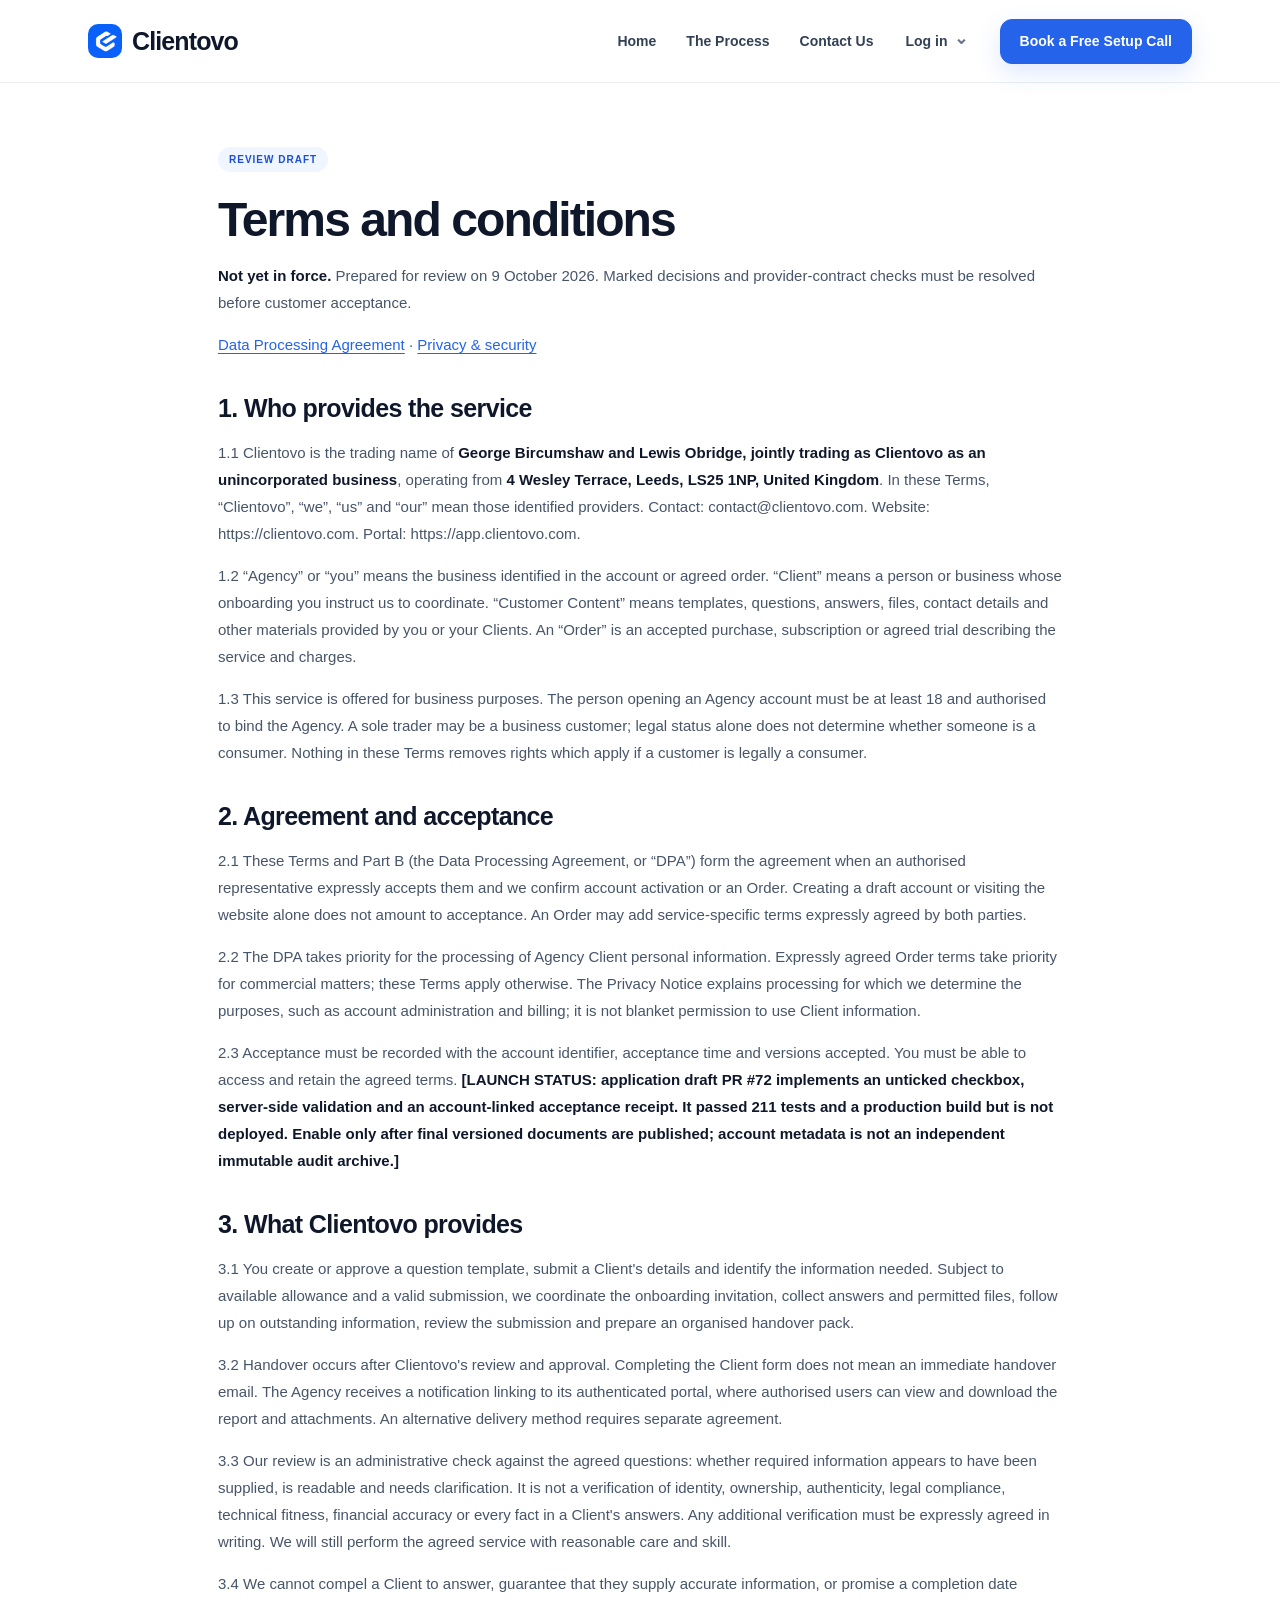
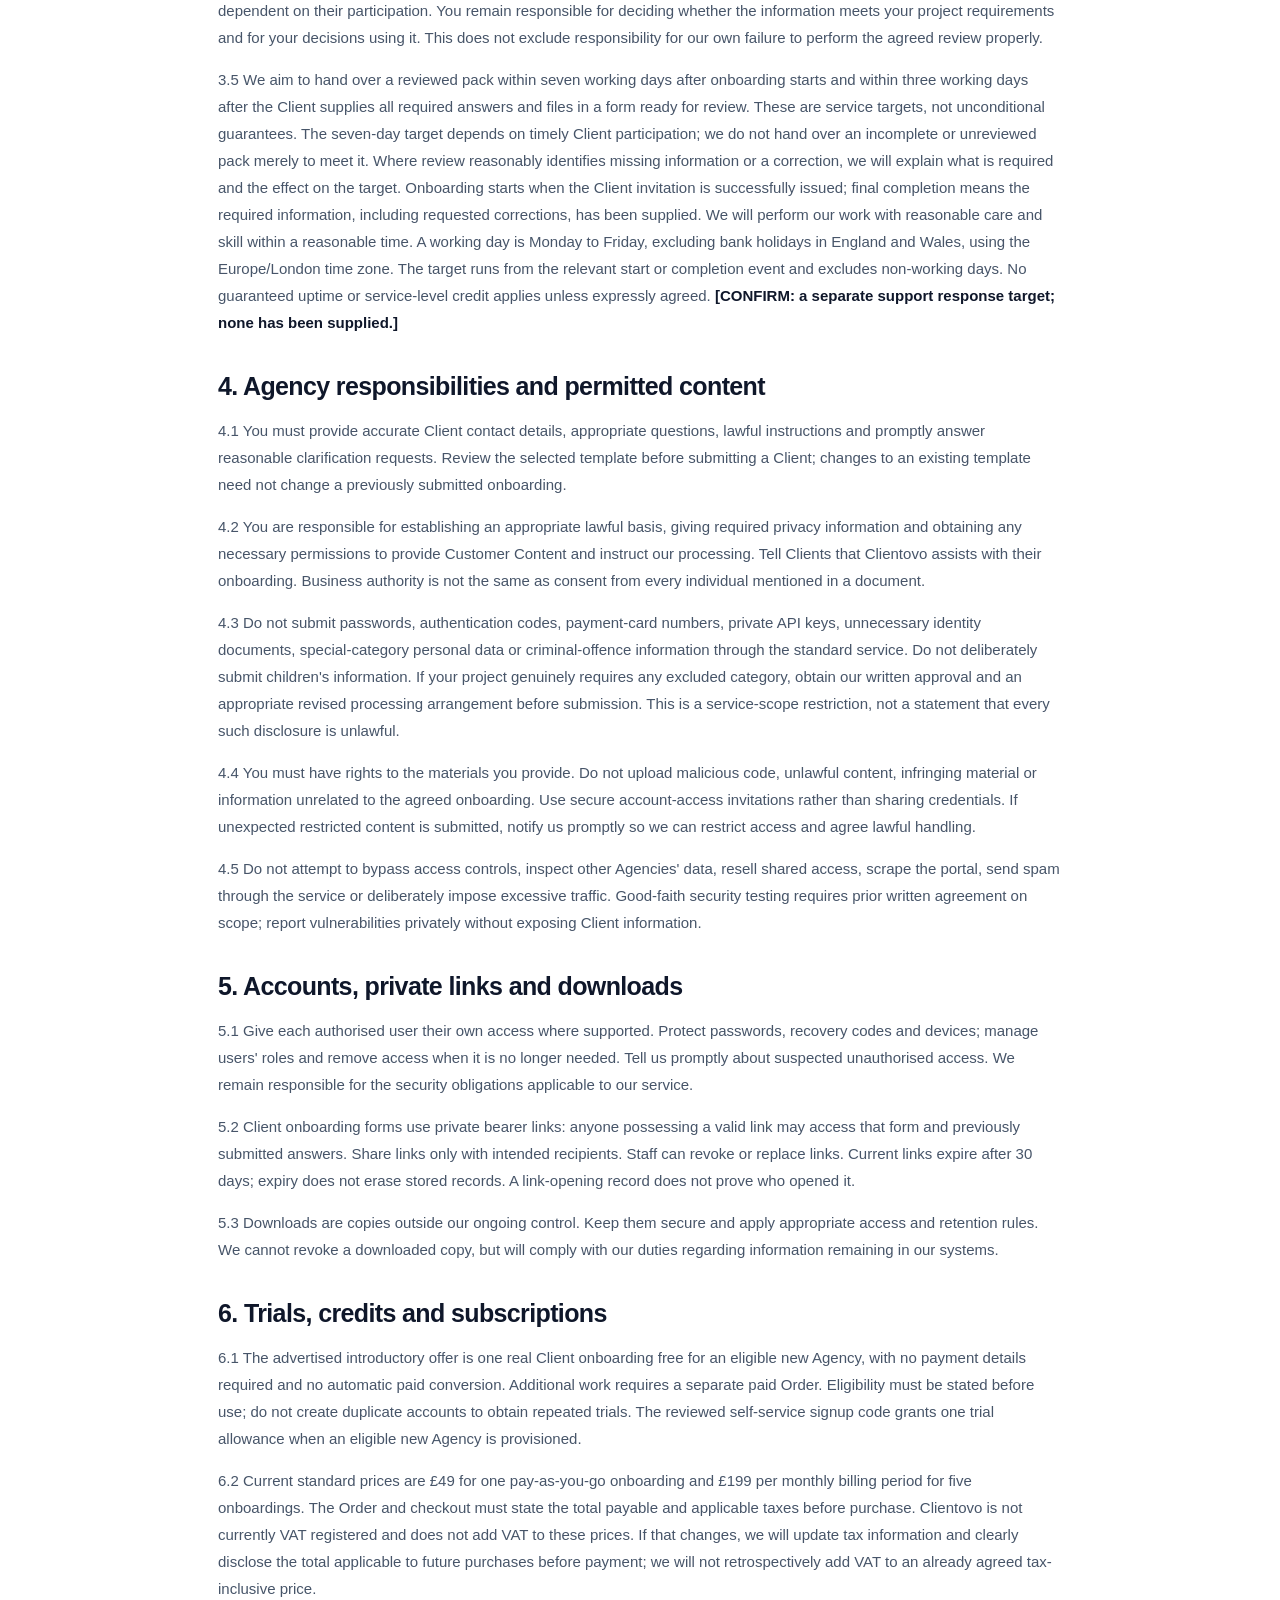
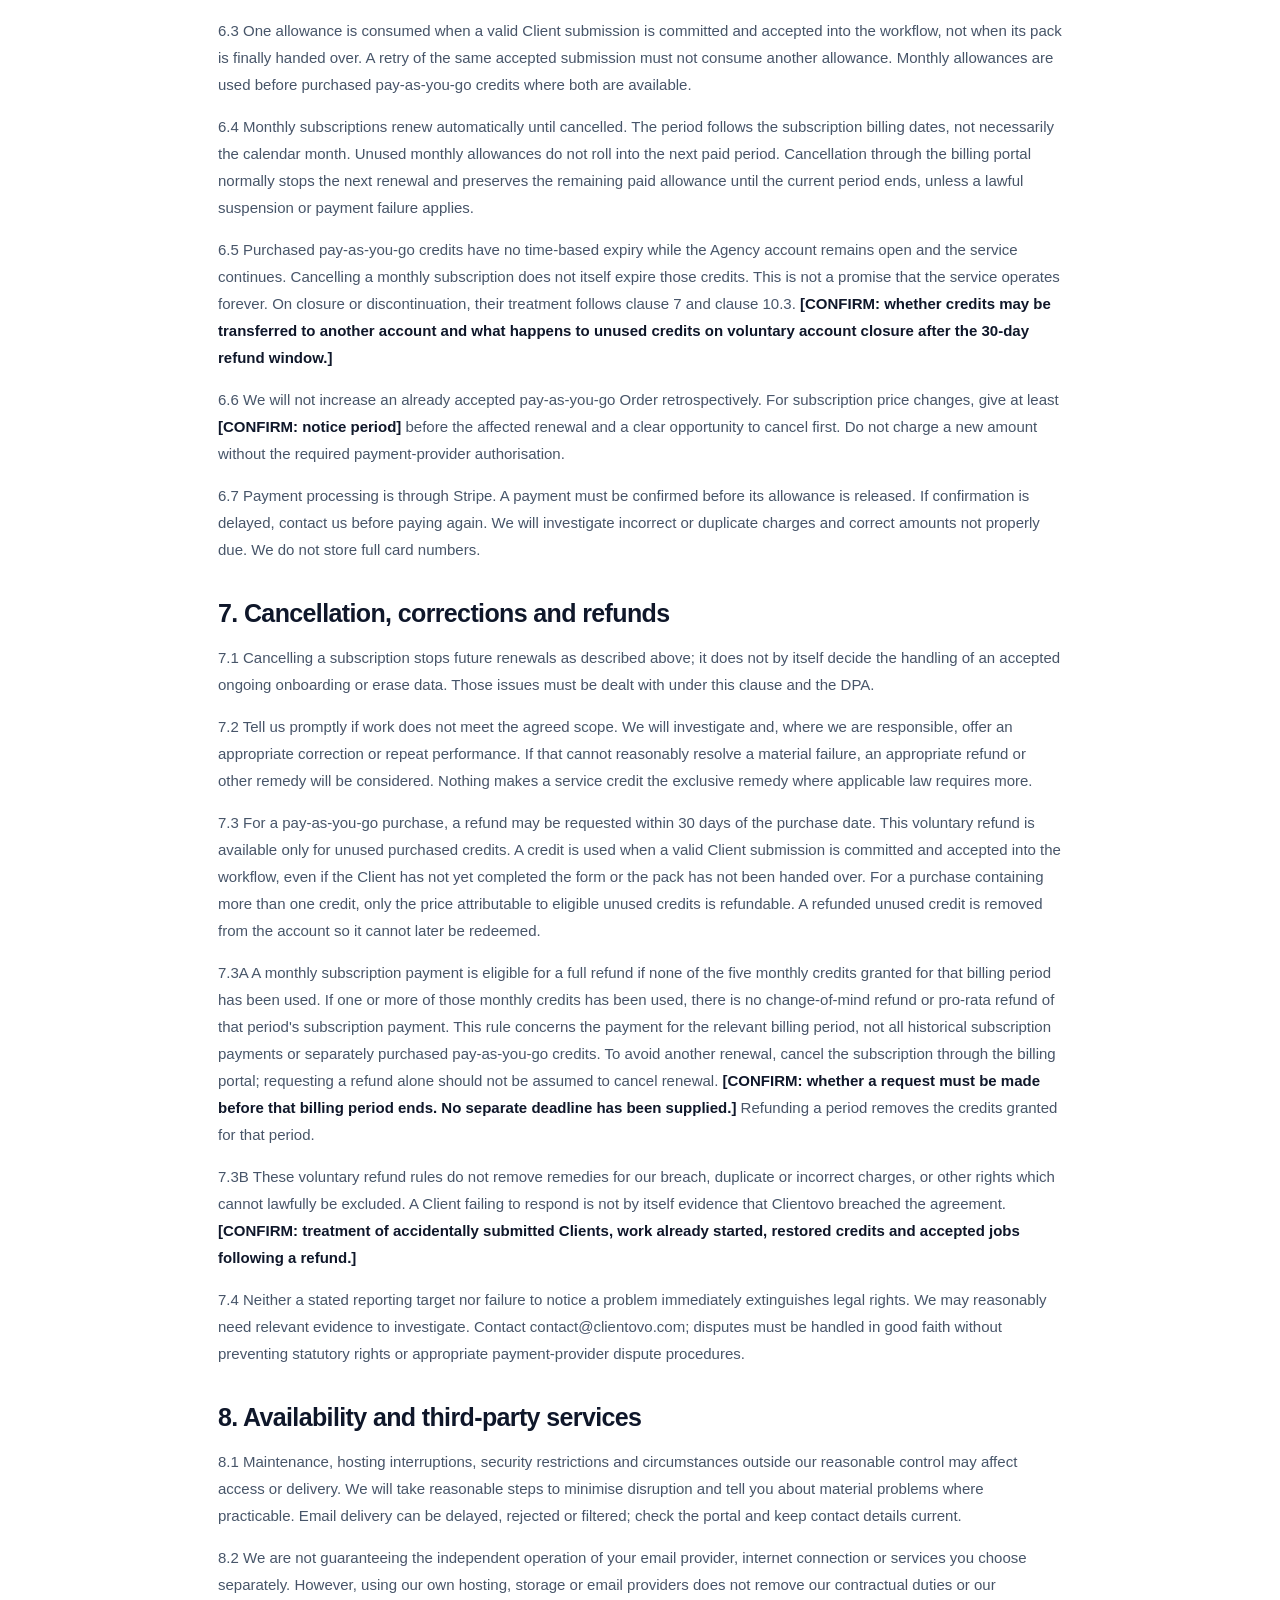
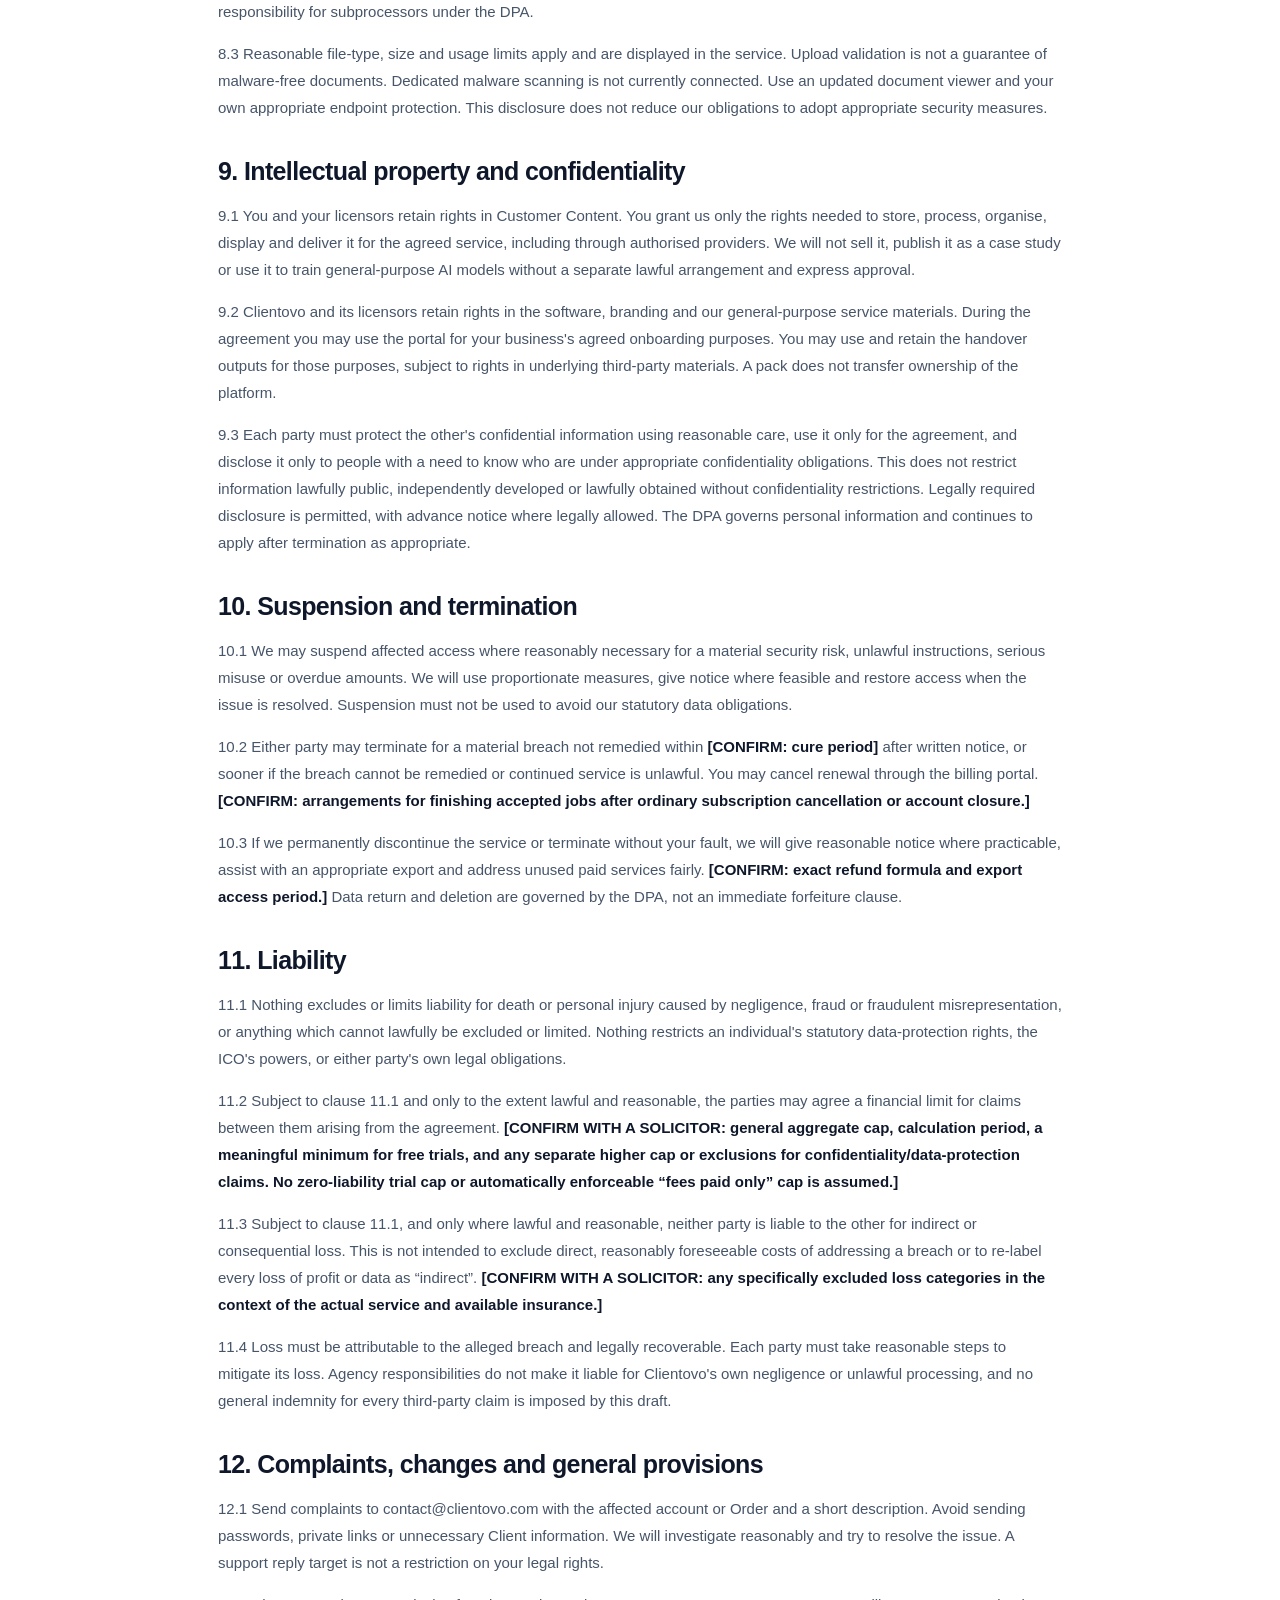
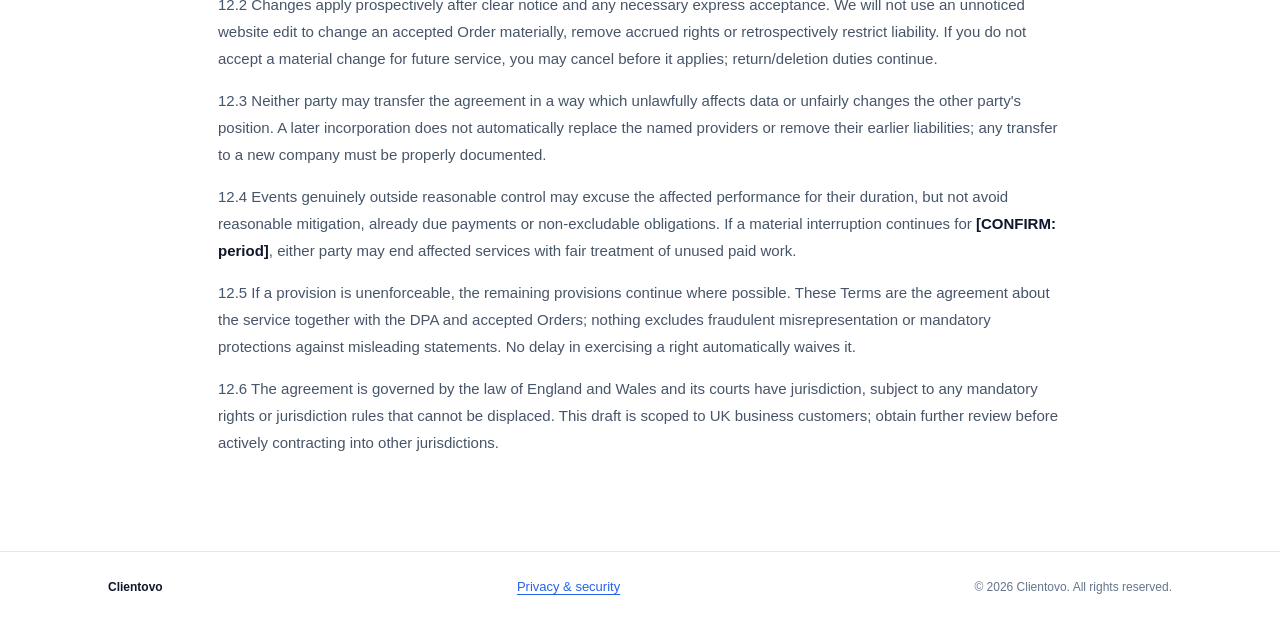
<file: terms-and-conditions.html>
<!doctype html>
<html lang="en">
<head>
<meta charset="utf-8">
<meta name="viewport" content="width=device-width,initial-scale=1">
<title>Terms and conditions | Clientovo</title>
<link rel="shortcut icon" type="image/x-icon" href="/favicon.ico?v=6">
<link rel="icon" type="image/png" sizes="16x16" href="/favicon-16.png?v=6">
<link rel="icon" type="image/png" sizes="32x32" href="/favicon-32.png?v=6">
<link rel="apple-touch-icon" sizes="256x256" href="/favicon.png?v=6">
<meta name="description" content="Review draft of Clientovo’s Terms and conditions. Not yet in force.">
<link rel="canonical" href="https://clientovo.com/terms-and-conditions.html">
<style>
:root{--ink:#0F172A;--muted:#64748B;--blue:#2563EB;--blue2:#38BDF8;--pale:#F6F9FF;--line:#E2E8F0;--navy:#0F172A;--green:#16A34A}
*{box-sizing:border-box}html{scroll-behavior:smooth}body{margin:0;font-family:Inter,ui-sans-serif,-apple-system,BlinkMacSystemFont,"Segoe UI",sans-serif;color:var(--ink);background:#fff;-webkit-font-smoothing:antialiased}a{text-decoration:none;color:inherit}.wrap{max-width:1120px;margin:auto;padding:0 28px}
header{position:sticky;top:0;z-index:30;background:#ffffffed;backdrop-filter:blur(14px);border-bottom:1px solid #e2e8f0aa}.nav{height:76px;display:flex;align-items:center;justify-content:space-between}.brand{display:flex;align-items:center;gap:10px;font-size:23px;font-weight:800;letter-spacing:-.035em}.brand img{width:32px;height:32px;border-radius:9px}.links{display:flex;gap:27px;align-items:center;font-size:14px;font-weight:650;color:#475569}.links a:hover{color:var(--blue)}
.btn{display:inline-flex;align-items:center;justify-content:center;padding:12px 18px;border-radius:11px;border:1px solid #d8e0ec;font-size:14px;font-weight:750;transition:.18s}.btn:hover{transform:translateY(-1px)}.primary{background:var(--blue);border-color:var(--blue);color:#fff;box-shadow:0 9px 24px #2563eb26}
.eyebrow{display:inline-block;padding:7px 11px;border-radius:999px;background:#eff6ff;color:#1d4ed8;text-transform:uppercase;letter-spacing:.1em;font-size:10px;font-weight:850}
.hero{padding:85px 0 70px;text-align:center;background:radial-gradient(circle at 50% 0,#eff6ff,transparent 46%)}.hero h1{font-size:54px;line-height:1.03;letter-spacing:-.055em;margin:18px auto;max-width:900px}.hero h1 span{color:var(--blue)}.lead{font-size:18px;line-height:1.7;color:var(--muted);max-width:760px;margin:0 auto}.hero .actions{display:flex;justify-content:center;gap:11px;margin-top:27px}
.journey{padding:25px 0 80px}.journey-box{background:var(--navy);color:#fff;border-radius:22px;padding:30px;display:grid;grid-template-columns:1fr 52px 1fr 52px 1fr;align-items:center;box-shadow:0 28px 70px #0f172a17}.journey-step{text-align:center;padding:18px}.journey-icon{width:52px;height:52px;margin:0 auto 12px;border-radius:14px;background:#ffffff12;display:grid;place-items:center;font-size:22px}.journey-step strong{display:block;font-size:15px}.journey-step small{display:block;color:#94a3b8;margin-top:6px;line-height:1.5}.arrow{color:#60a5fa;text-align:center;font-size:25px}
.section{padding:88px 0}.soft{background:var(--pale)}.head{text-align:center;max-width:720px;margin:0 auto 48px}.head h2{font-size:40px;line-height:1.08;letter-spacing:-.04em;margin:13px 0}.head p{color:var(--muted);line-height:1.7}
.process{max-width:900px;margin:auto;position:relative}.process:before{content:"";position:absolute;left:29px;top:45px;bottom:45px;width:2px;background:linear-gradient(var(--blue),#bfdbfe)}.step{position:relative;display:grid;grid-template-columns:60px 1fr;gap:22px;margin:0 0 18px}.number{position:relative;z-index:2;width:60px;height:60px;border-radius:16px;background:var(--blue);color:#fff;display:grid;place-items:center;font-size:16px;font-weight:850;box-shadow:0 10px 25px #2563eb2b}.step-card{border:1px solid var(--line);border-radius:18px;padding:25px;background:#fff}.step-card h3{margin:0 0 8px;font-size:19px}.step-card p{margin:0;color:var(--muted);line-height:1.65;font-size:14px}.example{margin-top:16px;background:#f8fafc;border:1px solid #edf2f7;border-radius:12px;padding:14px;font-size:12px;color:#475569}.example strong{color:var(--ink)}
.split{display:grid;grid-template-columns:1fr 1fr;gap:18px}.panel{border:1px solid var(--line);border-radius:20px;padding:28px;background:#fff}.panel h3{font-size:21px;margin:0 0 18px}.panel ul{list-style:none;padding:0;margin:0}.panel li{display:flex;gap:10px;padding:11px 0;border-bottom:1px solid #edf2f7;color:#475569;font-size:14px;line-height:1.5}.panel li:last-child{border-bottom:0}.tick{color:var(--green);font-weight:900}.bluepanel{background:linear-gradient(145deg,#eff6ff,#fff);border-color:#bfdbfe}
.handover{background:var(--navy);color:#fff}.handover-grid{display:grid;grid-template-columns:.9fr 1.1fr;gap:65px;align-items:center}.handover h2{font-size:42px;line-height:1.08;letter-spacing:-.04em;margin:13px 0}.handover p{color:#94a3b8;line-height:1.7}.brief{background:#fff;color:var(--ink);border-radius:20px;padding:22px;box-shadow:0 25px 70px #0003}.brief-top{display:flex;justify-content:space-between;align-items:center;padding-bottom:16px;border-bottom:1px solid var(--line)}.complete{font-size:10px;font-weight:850;color:#15803d;background:#dcfce7;padding:6px 9px;border-radius:999px}.brief-row{padding:13px 0;border-bottom:1px solid #edf2f7}.brief-row small{display:block;color:#94a3b8;font-size:9px;font-weight:850;letter-spacing:.08em;margin-bottom:4px}.brief-row strong{font-size:12px}
.faq{max-width:820px;margin:auto}.faq details{border-bottom:1px solid var(--line);padding:18px 2px}.faq summary{cursor:pointer;font-weight:750;list-style:none}.faq summary::-webkit-details-marker{display:none}.faq details p{color:var(--muted);font-size:14px;line-height:1.65;margin:12px 0 0}
.cta{text-align:center;padding:82px 0;background:linear-gradient(135deg,#eff6ff,#fbfdff)}.cta h2{font-size:40px;letter-spacing:-.04em;margin:0 0 12px}.cta p{color:var(--muted);max-width:620px;margin:0 auto 24px;line-height:1.65}
footer{border-top:1px solid var(--line);padding:27px 0;color:#64748b;font-size:12px}.foot{display:flex;justify-content:space-between;align-items:center}.foot strong{color:var(--ink)}
@media(max-width:800px){.wrap{padding:0 18px}.nav{height:68px}.brand{font-size:20px}.brand img{width:29px;height:29px}.links{gap:8px}.links a:not(.navcta){display:none}.navcta{font-size:11px;padding:9px 11px}.hero{padding:60px 0 45px}.hero h1{font-size:42px}.lead{font-size:16px}.journey-box{grid-template-columns:1fr;padding:18px}.arrow{transform:rotate(90deg)}.section{padding:65px 0}.head h2,.handover h2,.cta h2{font-size:32px}.split,.handover-grid{grid-template-columns:1fr}.process:before{left:23px}.step{grid-template-columns:48px 1fr;gap:14px}.number{width:48px;height:48px;border-radius:13px}.foot{flex-direction:column;gap:7px;text-align:center}}

.hero-process-link{margin-top:25px}
.hero-process-link a{display:inline-flex;align-items:center;gap:7px;color:#2563EB;font-size:14px;font-weight:750}
.hero-process-link a:hover{text-decoration:underline;text-underline-offset:4px}
.process-compare{display:grid;grid-template-columns:1fr 1fr;gap:22px}
.flow-card{border:1px solid var(--line);border-radius:22px;padding:28px;background:#fff;overflow:hidden}
.flow-card.after{border-color:#bfdbfe;background:linear-gradient(145deg,#eff6ff,#fff)}
.flow-label{font-size:11px;font-weight:850;letter-spacing:.1em;text-transform:uppercase;margin-bottom:8px}
.before .flow-label{color:#b42318}.after .flow-label{color:#1d4ed8}
.flow-card h3{font-size:24px;letter-spacing:-.025em;margin:0 0 25px}
.flow{display:flex;flex-direction:column;align-items:stretch}
.flow-node{position:relative;padding:14px 16px;border:1px solid #e2e8f0;border-radius:12px;background:#fff;font-size:13px;font-weight:750;text-align:center}
.flow-node.problem{border-color:#fecaca;background:#fff7f7;color:#991b1b}
.flow-node.clientovo{border-color:#93c5fd;background:#eff6ff;color:#1d4ed8}
.flow-node.done{border-color:#bbf7d0;background:#f0fdf4;color:#166534}
.flow-line{height:27px;width:2px;background:#cbd5e1;margin:auto;position:relative}
.flow-line:after{content:"";position:absolute;bottom:-1px;left:-3px;width:6px;height:6px;border-right:2px solid #94a3b8;border-bottom:2px solid #94a3b8;transform:rotate(45deg)}
.flow-note{font-size:12px;line-height:1.55;color:#64748b;margin:20px 0 0;text-align:center}
.flow-note strong{color:#0f172a}
@media(max-width:800px){.process-compare{grid-template-columns:1fr}.flow-card{padding:22px}}

.admin-impact{background:#fff}
.admin-compare{max-width:900px;margin:0 auto}
.admin-card{border:1px solid var(--line);border-radius:22px;padding:28px;background:#fff;box-shadow:0 14px 40px rgba(15,23,42,.05)}
.after-admin{border-color:#bfdbfe;background:linear-gradient(145deg,#eff6ff,#fff)}
.admin-card-top{display:flex;justify-content:space-between;gap:20px;align-items:flex-start;margin-bottom:28px}
.admin-kicker{display:block;text-transform:uppercase;letter-spacing:.1em;font-size:10px;font-weight:850;color:#64748b;margin-bottom:7px}
.admin-card h3{margin:0;font-size:23px;letter-spacing:-.025em}
.admin-badge{font-size:9px;font-weight:850;letter-spacing:.08em;padding:7px 9px;border-radius:999px;white-space:nowrap}
.admin-badge.bad{background:#fef2f2;color:#b42318}
.admin-badge.good{background:#dcfce7;color:#15803d}
.track-labels{display:flex;justify-content:space-between;font-size:10px;font-weight:750;color:#64748b;margin-bottom:8px}
.track-base{height:28px;background:#e2e8f0;border-radius:999px;overflow:hidden;position:relative}
.track-fill{position:absolute;left:0;top:0;height:100%;border-radius:999px}
.before-fill{width:92%;background:linear-gradient(90deg,#ef4444,#f97316)}
.after-fill{width:14%;background:#2563eb;z-index:2}
.clientovo-fill{position:absolute;left:14%;right:0;top:0;height:100%;background:linear-gradient(90deg,#dbeafe,#eff6ff);display:flex;align-items:center;justify-content:center;color:#1d4ed8;font-size:10px;font-weight:850}
.track-caption{text-align:left;font-size:10px;color:#64748b;margin-top:7px}
.admin-jobs{display:grid;grid-template-columns:repeat(3,1fr);gap:9px;margin-top:22px}
.admin-jobs span{padding:10px;border:1px solid #fecaca;background:#fff7f7;border-radius:10px;text-align:center;font-size:11px;color:#991b1b;font-weight:700}
.admin-arrow{text-align:center;font-size:28px;color:#2563eb;padding:15px 0}
.after-summary{display:grid;grid-template-columns:1fr 1fr;gap:10px;margin-top:22px}
.after-summary div{display:flex;align-items:center;gap:10px;padding:12px;border:1px solid #bfdbfe;background:#fff;border-radius:11px}
.after-summary strong{width:27px;height:27px;border-radius:8px;background:#2563eb;color:white;display:grid;place-items:center;font-size:11px;flex:0 0 27px}
.after-summary span{font-size:11px;font-weight:700;color:#334155}
.impact-note{text-align:center;color:#94a3b8;font-size:10px;margin:15px auto 0;max-width:650px}
@media(max-width:700px){
  .admin-card{padding:21px}
  .admin-card-top{flex-direction:column;margin-bottom:22px}
  .admin-jobs{grid-template-columns:repeat(2,1fr)}
  .after-summary{grid-template-columns:1fr}
  .clientovo-fill span{font-size:8px}
}


.mobile-menu-button,.mobile-menu{display:none}

@media(max-width:900px){
  .desktop-links{display:none!important}
  .nav{position:relative}

  .mobile-menu-button{
    display:flex;
    width:42px;
    height:42px;
    padding:0;
    border:1px solid #d8e0ec;
    border-radius:11px;
    background:#fff;
    align-items:center;
    justify-content:center;
    flex-direction:column;
    gap:5px;
    cursor:pointer;
    box-shadow:0 6px 18px rgba(15,23,42,.05);
  }

  .mobile-menu-button span{
    display:block;
    width:18px;
    height:2px;
    background:#0f172a;
    border-radius:999px;
    transition:transform .2s ease,opacity .2s ease;
  }

  .mobile-menu-button.open span:nth-child(1){transform:translateY(7px) rotate(45deg)}
  .mobile-menu-button.open span:nth-child(2){opacity:0}
  .mobile-menu-button.open span:nth-child(3){transform:translateY(-7px) rotate(-45deg)}

  .mobile-menu{
    display:none;
    position:absolute;
    top:60px;
    left:18px;
    right:18px;
    padding:10px;
    border:1px solid #e2e8f0;
    border-radius:16px;
    background:rgba(255,255,255,.98);
    backdrop-filter:blur(16px);
    box-shadow:0 20px 55px rgba(15,23,42,.14);
    z-index:100;
  }

  .mobile-menu.open{display:block}

  .mobile-menu a{
    display:block;
    padding:13px 14px;
    border-radius:10px;
    font-size:14px;
    font-weight:700;
    color:#334155;
  }

  .mobile-menu a:hover{background:#f8fafc;color:#2563eb}
  .mobile-menu .active-mobile-link{color:#2563eb;background:#eff6ff}

  .mobile-menu .mobile-menu-cta{
    margin-top:6px;
    background:#2563eb;
    color:#fff;
    text-align:center;
  }

  .mobile-menu .mobile-menu-cta:hover{background:#1d4ed8;color:#fff}
}


/* Portal links in the main navigation */
.login-menu{position:relative;font-size:14px;font-weight:700;color:#334155}
.login-menu summary{list-style:none;cursor:pointer;white-space:nowrap;padding:10px 2px}
.login-menu summary::-webkit-details-marker{display:none}
.login-menu summary:after{content:"⌄";display:inline-block;margin-left:6px;font-size:17px;line-height:0;vertical-align:2px;color:#64748b}
.login-menu[open] summary,.login-menu summary:hover{color:#2563eb}
.login-menu summary:focus-visible,.login-dropdown a:focus-visible{outline:3px solid #93c5fd;outline-offset:3px;border-radius:5px}
.login-dropdown{position:absolute;top:calc(100% + 9px);right:-12px;z-index:120;min-width:205px;padding:7px;background:#fff;border:1px solid #e2e8f0;border-radius:13px;box-shadow:0 16px 40px rgba(15,23,42,.15)}
.login-dropdown-label{display:block;padding:10px 12px 5px;color:#2563eb;font-size:11px;font-weight:850;text-transform:uppercase;letter-spacing:.09em}
.login-dropdown a{display:block;padding:11px 12px;border-radius:8px;color:#334155;font-weight:650;white-space:nowrap}
.login-dropdown a:hover{background:#eff6ff;color:#1d4ed8}
.mobile-menu .mobile-menu-label{display:block;padding:14px 14px 5px;margin-top:6px;border-top:1px solid #e2e8f0;color:#64748b;font-size:11px;font-weight:800;letter-spacing:.1em}


@media (min-width:761px) and (max-width:900px){
  .desktop-links{gap:12px}
  .desktop-links>a[href="#features"],.desktop-links>a[href="index.html#features"]{display:none}
}
.example-list{display:grid;grid-template-columns:repeat(2,minmax(0,1fr));gap:18px;margin-top:34px}.example-list .panel{padding:24px}.example-list h3{margin-top:0}.example-list ul{padding-left:20px;color:#475569;line-height:1.8}.example-list p{margin-bottom:0}.plain-note{margin-top:20px;padding:17px 20px;border-radius:12px;background:#eaf2ff;color:#12366e;line-height:1.55}.callout{padding:30px;border-radius:18px;border:1px solid #dbeafe;background:#f8fbff;margin-top:34px}.callout p{margin-bottom:0}.stage-list{display:grid;gap:10px;margin:28px 0}.stage-list div{padding:15px 18px;background:#fff;border:1px solid #e2e8f0;border-radius:12px}.stage-list strong{display:block;color:#0f172a;margin-bottom:4px}.stage-list span{color:#64748b}@media(max-width:700px){.example-list{grid-template-columns:1fr}}
.checklist-grid{display:grid;grid-template-columns:repeat(2,minmax(0,1fr));gap:18px;margin-top:32px}.checklist-card{background:#fff;border:1px solid #e2e8f0;border-radius:16px;padding:26px}.checklist-card h3{margin:0 0 10px}.checklist-card p{margin:0 0 12px}.checklist-card ol,.checklist-card ul{padding-left:20px;margin:0;color:#475569;line-height:1.65}.checklist-card li+li{margin-top:9px}.field-type{color:#2563eb;font-size:.75rem;font-weight:750;white-space:nowrap}.checklist-card strong{color:#0f172a}.wide-note{max-width:860px;margin:25px auto 0}.quick-steps{display:grid;grid-template-columns:repeat(3,1fr);gap:16px;margin:30px 0}.quick-steps>div{background:#fff;border:1px solid #e2e8f0;border-radius:14px;padding:22px}.quick-steps strong{display:block;margin-bottom:6px}.quick-steps span{color:#64748b}.sample-label{font-size:.76rem;text-transform:uppercase;letter-spacing:.12em;color:#2563eb;font-weight:800;margin-bottom:9px}@media(max-width:780px){.checklist-grid,.quick-steps{grid-template-columns:1fr}}
.portal-preview{max-width:740px;margin:28px auto 0}.portal-preview figcaption{color:#64748b;text-align:center;font-size:.8rem;margin-bottom:12px}.portal-preview-inner{background:#fff;border:1px solid #dce6f5;border-radius:18px;padding:28px;box-shadow:0 18px 42px #1e3a5c0d}.portal-preview-title{border-bottom:1px solid #e2e8f0;padding-bottom:14px;margin-bottom:20px}.portal-preview-title span{color:#2563eb;font-weight:800;font-size:.8rem}.portal-preview-title h3{margin:5px 0 0}.sample-field{margin:0 0 15px}.sample-field>span{display:block;font-size:.82rem;font-weight:700;color:#334155;margin-bottom:6px}.sample-field>div{border:1px solid #cbd5e1;background:#fafcff;border-radius:9px;padding:11px 13px;color:#475569;min-height:43px}.sample-field b{float:right;font-weight:500}.sample-field .sample-notes{min-height:75px}.sample-submit{display:inline-block;background:#2563eb;color:#fff;padding:12px 16px;border-radius:10px;font-size:.88rem;font-weight:750;margin:2px 0 9px}.portal-preview-inner>small{display:block;color:#64748b}@media(max-width:700px){.portal-preview-inner{padding:19px}}
.portal-preview{border:2px dashed #93b4ed;border-radius:22px;padding:15px;background:#f4f8ff}.portal-preview figcaption{display:grid;gap:5px;text-align:center;color:#334155;font-size:.9rem;margin:0 0 15px}.portal-preview figcaption strong{font-size:1.1rem;color:#12366e}.portal-preview-inner{box-shadow:none}.preview-banner{display:flex;align-items:center;gap:12px;padding:13px 15px;border-radius:10px;background:#eaf2ff;border:1px solid #b8d4ff;color:#12366e;margin-bottom:19px;font-size:.84rem}.preview-banner strong{background:#1d4ed8;color:#fff;border-radius:5px;padding:5px 8px;white-space:nowrap;font-size:.73rem;letter-spacing:.07em}.sample-submit{opacity:.7;cursor:default}.sample-submit span{font-size:.75rem;font-weight:500}@media(max-width:620px){.preview-banner{align-items:flex-start;flex-direction:column}}

.agency-steps{display:grid;grid-template-columns:repeat(2,minmax(0,1fr));gap:18px;max-width:920px;margin:auto}.agency-step{background:#fff;border:1px solid var(--line);border-radius:18px;padding:26px;position:relative}.agency-step h3{font-size:21px;margin:12px 0 8px;letter-spacing:-.02em}.agency-step p{color:var(--muted);font-size:14px;line-height:1.65;margin:0 0 22px}.step-count{font-size:13px;color:var(--blue);font-weight:850}.step-owner{display:inline-block;border-radius:999px;background:#eff6ff;color:#1d4ed8;font-size:11px;font-weight:800;padding:7px 10px}.step-owner.clientovo-owner{background:#f0fdf4;color:#166534}.portal-benefits{display:grid;grid-template-columns:repeat(2,minmax(0,1fr));gap:16px;max-width:740px;margin:24px auto 0}.portal-benefits>div{background:#fff;border:1px solid var(--line);border-radius:14px;padding:20px}.portal-benefits p{color:var(--muted);font-size:14px;line-height:1.6;margin:8px 0 0}.sample-questions{display:grid;grid-template-columns:repeat(2,minmax(0,1fr));gap:15px;max-width:900px;margin:auto}.sample-questions>div{border:1px solid var(--line);border-radius:15px;padding:22px}.sample-questions strong{display:block;margin:10px 0 8px}.sample-questions p{color:var(--muted);font-size:14px;line-height:1.55;margin:0}.sample-note{color:var(--muted);text-align:center;max-width:780px;line-height:1.65;margin:25px auto 0}.secondary-link{font-size:14px;margin:20px auto 0!important}.secondary-link a{color:var(--blue);font-weight:700}.secondary-link a:hover{text-decoration:underline}@media(max-width:700px){.agency-steps,.portal-benefits,.sample-questions{grid-template-columns:1fr}.hero .actions{flex-direction:column;align-items:center}.agency-step{padding:22px}}
.contact-page{padding:100px 0 120px;background:linear-gradient(180deg,#f8fbff,#fff 54%);min-height:65vh}.contact-page .wrap{max-width:1000px}.contact-page h1{font-size:clamp(38px,5vw,58px);line-height:1.07;letter-spacing:-.05em;margin:22px 0 20px;max-width:760px}.contact-intro{font-size:18px;line-height:1.7;color:var(--muted);max-width:710px;margin:0}.contact-options{display:grid;grid-template-columns:repeat(2,minmax(0,1fr));gap:18px;margin-top:42px}.contact-option{background:#fff;border:1px solid #dce6f5;border-radius:18px;padding:30px;box-shadow:0 16px 42px rgba(15,23,42,.05)}.contact-option .option-label{color:#2563eb;font-size:12px;font-weight:800;text-transform:uppercase;letter-spacing:.1em}.contact-option h2{font-size:24px;letter-spacing:-.03em;margin:13px 0 10px}.contact-option p{color:var(--muted);line-height:1.6;margin:0 0 26px}.contact-option .btn{max-width:100%;overflow-wrap:anywhere}@media(max-width:700px){.contact-page{padding:65px 0 80px}.contact-page h1{font-size:38px}.contact-intro{font-size:16px}.contact-options{grid-template-columns:1fr;gap:14px;margin-top:30px}.contact-option{padding:24px}}

/* Shared navigation dimensions across every public page. */
header .nav.wrap{height:82px;max-width:1160px;padding-left:28px;padding-right:28px;gap:24px}
header .brand{display:flex;align-items:center;gap:10px;flex:0 0 auto;font-size:25px;font-weight:800;letter-spacing:-.035em;white-space:nowrap}
header .brand img{width:34px;height:34px;flex:0 0 34px;border-radius:10px}
header .desktop-links{display:flex;align-items:center;gap:30px;font-size:14px;font-weight:600;color:#334155}
header .desktop-links>.btn{display:inline-flex;align-items:center;justify-content:center;min-height:45px;padding:12px 19px;border-radius:12px;font-size:14px;font-weight:700;white-space:nowrap}
@media(min-width:901px) and (max-width:980px){header .desktop-links{gap:18px}}
@media(max-width:900px){
  header .nav.wrap{height:68px;width:100%;max-width:none;padding-left:18px;padding-right:18px;gap:10px}
  header .brand{gap:8px;font-size:20px;min-width:0}
  header .brand img{width:29px;height:29px;flex-basis:29px;border-radius:9px}
  header .desktop-links{display:none!important}
  header .mobile-menu-button{margin-left:auto;width:42px;height:42px;flex:0 0 42px}
}
.policy-page{padding:64px 0 80px}.policy-wrap{max-width:900px}.policy-page h1{font-size:clamp(34px,5vw,48px);letter-spacing:-.04em;margin:20px 0 14px}.policy-intro{font-size:18px;line-height:1.65;color:#475569}.policy-date{font-size:13px;color:#64748b}.policy-contents{display:flex;flex-wrap:wrap;gap:10px 20px;padding:22px 0;margin-bottom:12px;border-bottom:1px solid #e2e8f0}.policy-page a{color:#2563eb;text-decoration:underline;text-underline-offset:3px;overflow-wrap:anywhere}.policy-page section{padding:22px 0;scroll-margin-top:100px}.policy-page h2{font-size:25px;letter-spacing:-.025em;margin:0 0 16px}.policy-page h3{font-size:18px;margin:24px 0 12px}.policy-page p,.policy-page li{font-size:15px;line-height:1.8;color:#475569}.policy-page ul{padding-left:23px}.policy-page li{margin:9px 0}.policy-page strong{color:#0f172a}.policy-page section+section{border-top:1px solid #e2e8f0}.policy-footer-link{color:#2563eb;text-decoration:underline;text-underline-offset:3px;font-size:13px}.foot{gap:14px;flex-wrap:wrap}@media(max-width:700px){.policy-page{padding:40px 0 56px}.policy-page h2{font-size:22px}}
</style>
<meta name="robots" content="noindex,nofollow">
<style>.policy-wrap h2{margin-top:36px}.policy-wrap table{border-collapse:collapse;width:100%;font-size:14px}.policy-wrap th,.policy-wrap td{border:1px solid #e2e8f0;padding:12px;text-align:left;vertical-align:top;overflow-wrap:anywhere}.policy-wrap strong{color:#0f172a}</style>
</head><body>
<header>
<nav class="nav wrap">
  <a class="brand" href="index.html"><img src="favicon.png?v=5" alt=""><span>Clientovo</span></a>

  <div class="links desktop-links">
    <a href="index.html">Home</a>
    <a href="how-it-works.html">The Process</a>
    <a href="contact.html">Contact Us</a>
    <details class="login-menu" id="loginMenu">
      <summary>Log in</summary>
      <div class="login-dropdown">
        <span class="login-dropdown-label">Customer Portal</span>
        <a href="https://app.clientovo.com/agency/login">Agency</a>
        <a href="https://app.clientovo.com/login">Staff</a>
      </div>
    </details>
    <a class="btn primary navcta" href="index.html#setup-call">Book a Free Setup Call</a>
  </div>

  <button class="mobile-menu-button" id="mobileMenuButton" aria-label="Open navigation menu" aria-expanded="false" aria-controls="mobileMenu">
    <span></span><span></span><span></span>
  </button>

  <div class="mobile-menu" id="mobileMenu">
    <a href="index.html">Home</a>
    <a href="how-it-works.html">The Process</a>
    <a href="contact.html">Contact Us</a>
    <span class="mobile-menu-label">CUSTOMER PORTAL</span>
    <a href="https://app.clientovo.com/agency/login">Agency</a>
    <a href="https://app.clientovo.com/login">Staff</a>
    <a class="mobile-menu-cta" href="index.html#setup-call">Book a Free Setup Call</a>
  </div>
</nav>
</header>

<main class="policy-page"><div class="wrap policy-wrap"><span class="eyebrow">Review draft</span><h1>Terms and conditions</h1><p class="policy-intro"><strong>Not yet in force.</strong> Prepared for review on 9 October 2026. Marked decisions and provider-contract checks must be resolved before customer acceptance.</p><p><a href="data-processing-agreement.html">Data Processing Agreement</a> · <a href="privacy-and-security.html">Privacy &amp; security</a></p><h2>1. Who provides the service</h2>
<p>1.1 Clientovo is the trading name of <strong>George Bircumshaw and Lewis Obridge, jointly trading as Clientovo as an unincorporated business</strong>, operating from <strong>4 Wesley Terrace, Leeds, LS25 1NP, United Kingdom</strong>. In these Terms, “Clientovo”, “we”, “us” and “our” mean those identified providers. Contact: contact@clientovo.com. Website: https://clientovo.com. Portal: https://app.clientovo.com.</p>
<p>1.2 “Agency” or “you” means the business identified in the account or agreed order. “Client” means a person or business whose onboarding you instruct us to coordinate. “Customer Content” means templates, questions, answers, files, contact details and other materials provided by you or your Clients. An “Order” is an accepted purchase, subscription or agreed trial describing the service and charges.</p>
<p>1.3 This service is offered for business purposes. The person opening an Agency account must be at least 18 and authorised to bind the Agency. A sole trader may be a business customer; legal status alone does not determine whether someone is a consumer. Nothing in these Terms removes rights which apply if a customer is legally a consumer.</p>
<h2>2. Agreement and acceptance</h2>
<p>2.1 These Terms and Part B (the Data Processing Agreement, or “DPA”) form the agreement when an authorised representative expressly accepts them and we confirm account activation or an Order. Creating a draft account or visiting the website alone does not amount to acceptance. An Order may add service-specific terms expressly agreed by both parties.</p>
<p>2.2 The DPA takes priority for the processing of Agency Client personal information. Expressly agreed Order terms take priority for commercial matters; these Terms apply otherwise. The Privacy Notice explains processing for which we determine the purposes, such as account administration and billing; it is not blanket permission to use Client information.</p>
<p>2.3 Acceptance must be recorded with the account identifier, acceptance time and versions accepted. You must be able to access and retain the agreed terms. <strong>[LAUNCH STATUS: application draft PR #72 implements an unticked checkbox, server-side validation and an account-linked acceptance receipt. It passed 211 tests and a production build but is not deployed. Enable only after final versioned documents are published; account metadata is not an independent immutable audit archive.]</strong></p>
<h2>3. What Clientovo provides</h2>
<p>3.1 You create or approve a question template, submit a Client&#x27;s details and identify the information needed. Subject to available allowance and a valid submission, we coordinate the onboarding invitation, collect answers and permitted files, follow up on outstanding information, review the submission and prepare an organised handover pack.</p>
<p>3.2 Handover occurs after Clientovo&#x27;s review and approval. Completing the Client form does not mean an immediate handover email. The Agency receives a notification linking to its authenticated portal, where authorised users can view and download the report and attachments. An alternative delivery method requires separate agreement.</p>
<p>3.3 Our review is an administrative check against the agreed questions: whether required information appears to have been supplied, is readable and needs clarification. It is not a verification of identity, ownership, authenticity, legal compliance, technical fitness, financial accuracy or every fact in a Client&#x27;s answers. Any additional verification must be expressly agreed in writing. We will still perform the agreed service with reasonable care and skill.</p>
<p>3.4 We cannot compel a Client to answer, guarantee that they supply accurate information, or promise a completion date dependent on their participation. You remain responsible for deciding whether the information meets your project requirements and for your decisions using it. This does not exclude responsibility for our own failure to perform the agreed review properly.</p>
<p>3.5 We aim to hand over a reviewed pack within seven working days after onboarding starts and within three working days after the Client supplies all required answers and files in a form ready for review. These are service targets, not unconditional guarantees. The seven-day target depends on timely Client participation; we do not hand over an incomplete or unreviewed pack merely to meet it. Where review reasonably identifies missing information or a correction, we will explain what is required and the effect on the target. Onboarding starts when the Client invitation is successfully issued; final completion means the required information, including requested corrections, has been supplied. We will perform our work with reasonable care and skill within a reasonable time. A working day is Monday to Friday, excluding bank holidays in England and Wales, using the Europe/London time zone. The target runs from the relevant start or completion event and excludes non-working days. No guaranteed uptime or service-level credit applies unless expressly agreed. <strong>[CONFIRM: a separate support response target; none has been supplied.]</strong></p>
<h2>4. Agency responsibilities and permitted content</h2>
<p>4.1 You must provide accurate Client contact details, appropriate questions, lawful instructions and promptly answer reasonable clarification requests. Review the selected template before submitting a Client; changes to an existing template need not change a previously submitted onboarding.</p>
<p>4.2 You are responsible for establishing an appropriate lawful basis, giving required privacy information and obtaining any necessary permissions to provide Customer Content and instruct our processing. Tell Clients that Clientovo assists with their onboarding. Business authority is not the same as consent from every individual mentioned in a document.</p>
<p>4.3 Do not submit passwords, authentication codes, payment-card numbers, private API keys, unnecessary identity documents, special-category personal data or criminal-offence information through the standard service. Do not deliberately submit children&#x27;s information. If your project genuinely requires any excluded category, obtain our written approval and an appropriate revised processing arrangement before submission. This is a service-scope restriction, not a statement that every such disclosure is unlawful.</p>
<p>4.4 You must have rights to the materials you provide. Do not upload malicious code, unlawful content, infringing material or information unrelated to the agreed onboarding. Use secure account-access invitations rather than sharing credentials. If unexpected restricted content is submitted, notify us promptly so we can restrict access and agree lawful handling.</p>
<p>4.5 Do not attempt to bypass access controls, inspect other Agencies&#x27; data, resell shared access, scrape the portal, send spam through the service or deliberately impose excessive traffic. Good-faith security testing requires prior written agreement on scope; report vulnerabilities privately without exposing Client information.</p>
<h2>5. Accounts, private links and downloads</h2>
<p>5.1 Give each authorised user their own access where supported. Protect passwords, recovery codes and devices; manage users&#x27; roles and remove access when it is no longer needed. Tell us promptly about suspected unauthorised access. We remain responsible for the security obligations applicable to our service.</p>
<p>5.2 Client onboarding forms use private bearer links: anyone possessing a valid link may access that form and previously submitted answers. Share links only with intended recipients. Staff can revoke or replace links. Current links expire after 30 days; expiry does not erase stored records. A link-opening record does not prove who opened it.</p>
<p>5.3 Downloads are copies outside our ongoing control. Keep them secure and apply appropriate access and retention rules. We cannot revoke a downloaded copy, but will comply with our duties regarding information remaining in our systems.</p>
<h2>6. Trials, credits and subscriptions</h2>
<p>6.1 The advertised introductory offer is one real Client onboarding free for an eligible new Agency, with no payment details required and no automatic paid conversion. Additional work requires a separate paid Order. Eligibility must be stated before use; do not create duplicate accounts to obtain repeated trials. The reviewed self-service signup code grants one trial allowance when an eligible new Agency is provisioned.</p>
<p>6.2 Current standard prices are £49 for one pay-as-you-go onboarding and £199 per monthly billing period for five onboardings. The Order and checkout must state the total payable and applicable taxes before purchase. Clientovo is not currently VAT registered and does not add VAT to these prices. If that changes, we will update tax information and clearly disclose the total applicable to future purchases before payment; we will not retrospectively add VAT to an already agreed tax-inclusive price.</p>
<p>6.3 One allowance is consumed when a valid Client submission is committed and accepted into the workflow, not when its pack is finally handed over. A retry of the same accepted submission must not consume another allowance. Monthly allowances are used before purchased pay-as-you-go credits where both are available.</p>
<p>6.4 Monthly subscriptions renew automatically until cancelled. The period follows the subscription billing dates, not necessarily the calendar month. Unused monthly allowances do not roll into the next paid period. Cancellation through the billing portal normally stops the next renewal and preserves the remaining paid allowance until the current period ends, unless a lawful suspension or payment failure applies.</p>
<p>6.5 Purchased pay-as-you-go credits have no time-based expiry while the Agency account remains open and the service continues. Cancelling a monthly subscription does not itself expire those credits. This is not a promise that the service operates forever. On closure or discontinuation, their treatment follows clause 7 and clause 10.3. <strong>[CONFIRM: whether credits may be transferred to another account and what happens to unused credits on voluntary account closure after the 30-day refund window.]</strong></p>
<p>6.6 We will not increase an already accepted pay-as-you-go Order retrospectively. For subscription price changes, give at least <strong>[CONFIRM: notice period]</strong> before the affected renewal and a clear opportunity to cancel first. Do not charge a new amount without the required payment-provider authorisation.</p>
<p>6.7 Payment processing is through Stripe. A payment must be confirmed before its allowance is released. If confirmation is delayed, contact us before paying again. We will investigate incorrect or duplicate charges and correct amounts not properly due. We do not store full card numbers.</p>
<h2>7. Cancellation, corrections and refunds</h2>
<p>7.1 Cancelling a subscription stops future renewals as described above; it does not by itself decide the handling of an accepted ongoing onboarding or erase data. Those issues must be dealt with under this clause and the DPA.</p>
<p>7.2 Tell us promptly if work does not meet the agreed scope. We will investigate and, where we are responsible, offer an appropriate correction or repeat performance. If that cannot reasonably resolve a material failure, an appropriate refund or other remedy will be considered. Nothing makes a service credit the exclusive remedy where applicable law requires more.</p>
<p>7.3 For a pay-as-you-go purchase, a refund may be requested within 30 days of the purchase date. This voluntary refund is available only for unused purchased credits. A credit is used when a valid Client submission is committed and accepted into the workflow, even if the Client has not yet completed the form or the pack has not been handed over. For a purchase containing more than one credit, only the price attributable to eligible unused credits is refundable. A refunded unused credit is removed from the account so it cannot later be redeemed.</p>
<p>7.3A A monthly subscription payment is eligible for a full refund if none of the five monthly credits granted for that billing period has been used. If one or more of those monthly credits has been used, there is no change-of-mind refund or pro-rata refund of that period&#x27;s subscription payment. This rule concerns the payment for the relevant billing period, not all historical subscription payments or separately purchased pay-as-you-go credits. To avoid another renewal, cancel the subscription through the billing portal; requesting a refund alone should not be assumed to cancel renewal. <strong>[CONFIRM: whether a request must be made before that billing period ends. No separate deadline has been supplied.]</strong> Refunding a period removes the credits granted for that period.</p>
<p>7.3B These voluntary refund rules do not remove remedies for our breach, duplicate or incorrect charges, or other rights which cannot lawfully be excluded. A Client failing to respond is not by itself evidence that Clientovo breached the agreement. <strong>[CONFIRM: treatment of accidentally submitted Clients, work already started, restored credits and accepted jobs following a refund.]</strong></p>
<p>7.4 Neither a stated reporting target nor failure to notice a problem immediately extinguishes legal rights. We may reasonably need relevant evidence to investigate. Contact contact@clientovo.com; disputes must be handled in good faith without preventing statutory rights or appropriate payment-provider dispute procedures.</p>
<h2>8. Availability and third-party services</h2>
<p>8.1 Maintenance, hosting interruptions, security restrictions and circumstances outside our reasonable control may affect access or delivery. We will take reasonable steps to minimise disruption and tell you about material problems where practicable. Email delivery can be delayed, rejected or filtered; check the portal and keep contact details current.</p>
<p>8.2 We are not guaranteeing the independent operation of your email provider, internet connection or services you choose separately. However, using our own hosting, storage or email providers does not remove our contractual duties or our responsibility for subprocessors under the DPA.</p>
<p>8.3 Reasonable file-type, size and usage limits apply and are displayed in the service. Upload validation is not a guarantee of malware-free documents. Dedicated malware scanning is not currently connected. Use an updated document viewer and your own appropriate endpoint protection. This disclosure does not reduce our obligations to adopt appropriate security measures.</p>
<h2>9. Intellectual property and confidentiality</h2>
<p>9.1 You and your licensors retain rights in Customer Content. You grant us only the rights needed to store, process, organise, display and deliver it for the agreed service, including through authorised providers. We will not sell it, publish it as a case study or use it to train general-purpose AI models without a separate lawful arrangement and express approval.</p>
<p>9.2 Clientovo and its licensors retain rights in the software, branding and our general-purpose service materials. During the agreement you may use the portal for your business&#x27;s agreed onboarding purposes. You may use and retain the handover outputs for those purposes, subject to rights in underlying third-party materials. A pack does not transfer ownership of the platform.</p>
<p>9.3 Each party must protect the other&#x27;s confidential information using reasonable care, use it only for the agreement, and disclose it only to people with a need to know who are under appropriate confidentiality obligations. This does not restrict information lawfully public, independently developed or lawfully obtained without confidentiality restrictions. Legally required disclosure is permitted, with advance notice where legally allowed. The DPA governs personal information and continues to apply after termination as appropriate.</p>
<h2>10. Suspension and termination</h2>
<p>10.1 We may suspend affected access where reasonably necessary for a material security risk, unlawful instructions, serious misuse or overdue amounts. We will use proportionate measures, give notice where feasible and restore access when the issue is resolved. Suspension must not be used to avoid our statutory data obligations.</p>
<p>10.2 Either party may terminate for a material breach not remedied within <strong>[CONFIRM: cure period]</strong> after written notice, or sooner if the breach cannot be remedied or continued service is unlawful. You may cancel renewal through the billing portal. <strong>[CONFIRM: arrangements for finishing accepted jobs after ordinary subscription cancellation or account closure.]</strong></p>
<p>10.3 If we permanently discontinue the service or terminate without your fault, we will give reasonable notice where practicable, assist with an appropriate export and address unused paid services fairly. <strong>[CONFIRM: exact refund formula and export access period.]</strong> Data return and deletion are governed by the DPA, not an immediate forfeiture clause.</p>
<h2>11. Liability</h2>
<p>11.1 Nothing excludes or limits liability for death or personal injury caused by negligence, fraud or fraudulent misrepresentation, or anything which cannot lawfully be excluded or limited. Nothing restricts an individual&#x27;s statutory data-protection rights, the ICO&#x27;s powers, or either party&#x27;s own legal obligations.</p>
<p>11.2 Subject to clause 11.1 and only to the extent lawful and reasonable, the parties may agree a financial limit for claims between them arising from the agreement. <strong>[CONFIRM WITH A SOLICITOR: general aggregate cap, calculation period, a meaningful minimum for free trials, and any separate higher cap or exclusions for confidentiality/data-protection claims. No zero-liability trial cap or automatically enforceable “fees paid only” cap is assumed.]</strong></p>
<p>11.3 Subject to clause 11.1, and only where lawful and reasonable, neither party is liable to the other for indirect or consequential loss. This is not intended to exclude direct, reasonably foreseeable costs of addressing a breach or to re-label every loss of profit or data as “indirect”. <strong>[CONFIRM WITH A SOLICITOR: any specifically excluded loss categories in the context of the actual service and available insurance.]</strong></p>
<p>11.4 Loss must be attributable to the alleged breach and legally recoverable. Each party must take reasonable steps to mitigate its loss. Agency responsibilities do not make it liable for Clientovo&#x27;s own negligence or unlawful processing, and no general indemnity for every third-party claim is imposed by this draft.</p>
<h2>12. Complaints, changes and general provisions</h2>
<p>12.1 Send complaints to contact@clientovo.com with the affected account or Order and a short description. Avoid sending passwords, private links or unnecessary Client information. We will investigate reasonably and try to resolve the issue. A support reply target is not a restriction on your legal rights.</p>
<p>12.2 Changes apply prospectively after clear notice and any necessary express acceptance. We will not use an unnoticed website edit to change an accepted Order materially, remove accrued rights or retrospectively restrict liability. If you do not accept a material change for future service, you may cancel before it applies; return/deletion duties continue.</p>
<p>12.3 Neither party may transfer the agreement in a way which unlawfully affects data or unfairly changes the other party&#x27;s position. A later incorporation does not automatically replace the named providers or remove their earlier liabilities; any transfer to a new company must be properly documented.</p>
<p>12.4 Events genuinely outside reasonable control may excuse the affected performance for their duration, but not avoid reasonable mitigation, already due payments or non-excludable obligations. If a material interruption continues for <strong>[CONFIRM: period]</strong>, either party may end affected services with fair treatment of unused paid work.</p>
<p>12.5 If a provision is unenforceable, the remaining provisions continue where possible. These Terms are the agreement about the service together with the DPA and accepted Orders; nothing excludes fraudulent misrepresentation or mandatory protections against misleading statements. No delay in exercising a right automatically waives it.</p>
<p>12.6 The agreement is governed by the law of England and Wales and its courts have jurisdiction, subject to any mandatory rights or jurisdiction rules that cannot be displaced. This draft is scoped to UK business customers; obtain further review before actively contracting into other jurisdictions.</p></div></main>

<footer><div class="wrap foot"><strong>Clientovo</strong><a class="policy-footer-link" href="privacy-and-security.html">Privacy &amp; security</a><span>© 2026 Clientovo. All rights reserved.</span></div></footer>

<script>
const mobileMenuButton = document.getElementById('mobileMenuButton');
const mobileMenu = document.getElementById('mobileMenu');

if (mobileMenuButton && mobileMenu) {
  mobileMenuButton.addEventListener('click', function () {
    const isOpen = mobileMenu.classList.toggle('open');
    mobileMenuButton.classList.toggle('open', isOpen);
    mobileMenuButton.setAttribute('aria-expanded', isOpen ? 'true' : 'false');
  });

  mobileMenu.querySelectorAll('a').forEach(link => {
    link.addEventListener('click', function () {
      mobileMenu.classList.remove('open');
      mobileMenuButton.classList.remove('open');
      mobileMenuButton.setAttribute('aria-expanded', 'false');
    });
  });

  document.addEventListener('click', function (event) {
    if (!mobileMenu.contains(event.target) && !mobileMenuButton.contains(event.target)) {
      mobileMenu.classList.remove('open');
      mobileMenuButton.classList.remove('open');
      mobileMenuButton.setAttribute('aria-expanded', 'false');
    }
  });
}

const loginMenu = document.getElementById('loginMenu');
if (loginMenu) {
  document.addEventListener('click', function(event) {
    if (loginMenu.open && !loginMenu.contains(event.target)) loginMenu.open = false;
  });
  document.addEventListener('keydown', function(event) {
    if (event.key === 'Escape') loginMenu.open = false;
  });
}

</script>

</body></html>
</file>
<file: home.css>
/* Clientovo editorial system.
   Newsreader was chosen for headings because its restrained editorial character feels
   like professional correspondence, while IBM Plex Sans keeps operational copy precise. */
@font-face{font-family:"Newsreader";src:url("/fonts/newsreader-latin-400-normal.woff2") format("woff2");font-style:normal;font-weight:400;font-display:swap}
@font-face{font-family:"Newsreader";src:url("/fonts/newsreader-latin-500-normal.woff2") format("woff2");font-style:normal;font-weight:500;font-display:swap}
@font-face{font-family:"IBM Plex Sans";src:url("/fonts/ibm-plex-sans-latin-400-normal.woff2") format("woff2");font-style:normal;font-weight:400;font-display:swap}
@font-face{font-family:"IBM Plex Sans";src:url("/fonts/ibm-plex-sans-latin-600-normal.woff2") format("woff2");font-style:normal;font-weight:600;font-display:swap}

:root{
  --blue:#255FE8;
  --blue-hover:#174BCB;
  --deep-blue:#193F82;
  --ink:#11213B;
  --text:#33455F;
  --muted:#53627A;
  --quiet:#7A879B;
  --surface:#FFFFFF;
  --surface-soft:#FBFCFE;
  --surface-tint:#F5F7FB;
  --blue-tint:#EEF4FF;
  --border:#E5EAF1;
  --border-strong:#D5DFED;
  --selection:#DCE7FF;
  --error:#B42318;
  --shadow:#11213B12;
  --font-heading:"Newsreader",Georgia,serif;
  --font-body:"IBM Plex Sans","Arial",sans-serif;
  --text-xs:.875rem;
  --text-sm:1rem;
  --text-base:1.125rem;
  --text-lg:1.375rem;
  --text-xl:2rem;
  --text-display:clamp(3.5rem,7vw,4.5rem);
  --container:72.5rem;
  --measure:42.5rem;
}

*{box-sizing:border-box}
html{scroll-behavior:smooth}
body{margin:0;background:var(--surface);color:var(--text);font-family:var(--font-body);font-size:var(--text-base);line-height:1.6;text-rendering:optimizeLegibility}
body.menu-open{overflow:hidden}
img{display:block;max-width:100%;height:auto}
a{color:var(--blue);text-decoration-thickness:1px;text-underline-offset:3px}
a:hover{color:var(--blue-hover)}
button,input,select,textarea{font:inherit}
button{cursor:pointer}
button:disabled{cursor:wait;opacity:.7}
::selection{background:var(--selection);color:var(--ink)}
:focus-visible{outline:2px solid var(--blue);outline-offset:2px}
[hidden]{display:none!important}
h1,h2,h3{margin:0;color:var(--ink);font-family:var(--font-heading);font-weight:400;line-height:1.03;letter-spacing:-.018em;text-wrap:balance}
h1{font-size:var(--text-display)}
h2{font-size:var(--text-xl);line-height:1.12}
h3{font-size:var(--text-lg);line-height:1.2}
p{margin:0 0 1em;text-wrap:pretty}
ul,ol{margin:0;padding:0}
blockquote{margin:0}
.shell{width:min(calc(100% - 48px),var(--container));margin-inline:auto}
.text-column{width:min(100%,var(--measure))}
.section{padding-block:120px}
.section-compact{padding-block:80px}
.section-tint{background:var(--surface-tint)}
.section-ink{background:var(--ink);color:var(--surface)}
.section-ink h2,.section-ink h3,.section-ink a{color:var(--surface)}
.section-ink p{color:var(--border-strong)}
.kicker{margin:0 0 16px;color:var(--blue);font-size:var(--text-xs);font-weight:600;letter-spacing:.06em}
.lede{font-size:var(--text-lg);line-height:1.5}
.small{font-size:var(--text-xs);line-height:1.55}
.muted{color:var(--muted)}
.rule{border:0;border-top:1px solid var(--border);margin:0}
.grid-12{display:grid;grid-template-columns:repeat(12,minmax(0,1fr));gap:32px}
.span-7{grid-column:span 7}.span-5{grid-column:span 5}.span-8{grid-column:span 8}.span-4{grid-column:span 4}
.stack{display:grid;gap:24px}
.stack-lg{display:grid;gap:40px}
.inline-actions{display:flex;align-items:center;flex-wrap:wrap;gap:16px}
.button{display:inline-flex;min-height:48px;align-items:center;justify-content:center;border:1px solid var(--blue);border-radius:4px;padding:10px 20px;background:var(--blue);color:var(--surface);font-size:var(--text-sm);font-weight:600;text-decoration:none;transition:background-color 180ms ease,border-color 180ms ease,color 180ms ease}
.button:hover{border-color:var(--blue-hover);background:var(--blue-hover);color:var(--surface)}
.button-secondary{border-color:var(--border-strong);background:var(--surface);color:var(--ink)}
.button-secondary:hover{border-color:var(--ink);background:var(--surface);color:var(--ink)}
.text-link{color:var(--ink);font-weight:600}
.external-mark{font-size:var(--text-xs);margin-left:6px}

.skip-link{position:fixed;left:16px;top:16px;z-index:1000;transform:translateY(-160%);border-radius:4px;padding:10px 16px;background:var(--ink);color:var(--surface)}
.skip-link:focus{transform:none}
.site-header{position:relative;z-index:100;border-bottom:1px solid var(--border);background:var(--surface)}
.site-nav{min-height:72px;display:flex;align-items:center;gap:32px}
.brand{display:inline-flex;align-items:center;gap:10px;color:var(--ink);font-family:var(--font-heading);font-size:var(--text-lg);line-height:1;text-decoration:none}
.brand img{width:32px;height:32px}
.nav-links{display:flex;align-items:center;gap:28px;margin-left:24px}
.nav-links a,.login-trigger{color:var(--ink);font-size:var(--text-sm);text-decoration:none}
.nav-links a:hover,.login-trigger:hover{text-decoration:underline;text-underline-offset:5px}
.nav-actions{display:flex;align-items:center;gap:16px;margin-left:auto}
.login-menu{position:relative}
.login-trigger{min-height:44px;border:0;background:transparent;padding:8px}
.login-panel{position:absolute;right:0;top:calc(100% + 12px);min-width:220px;border:1px solid var(--border);border-radius:8px;background:var(--surface);box-shadow:0 1px 2px var(--shadow);padding:8px}
.login-panel a{display:block;min-height:44px;border-radius:4px;padding:8px 12px;color:var(--ink);text-decoration:none}
.login-panel a:hover{background:var(--surface-tint)}
.menu-button{display:none;min-width:48px;min-height:48px;border:1px solid var(--border-strong);border-radius:4px;background:var(--surface);color:var(--ink)}
.mobile-menu{position:fixed;inset:73px 0 0;z-index:90;overflow:auto;background:var(--surface);padding:24px}
.mobile-menu-inner{display:grid;gap:8px;width:min(100%,var(--measure));margin-inline:auto}
.mobile-menu a{display:flex;min-height:48px;align-items:center;border-bottom:1px solid var(--border);color:var(--ink);text-decoration:none}
.mobile-menu .button{margin-top:16px;color:var(--surface);justify-content:center}

.hero{padding-block:112px 96px}
.hero-copy{align-self:center}
.hero-copy .lede{max-width:var(--measure);margin-top:28px}
.hero-actions{margin-top:32px}
.hero-note{margin-top:16px;color:var(--muted)}
.portal-preview{align-self:center;border:1px solid var(--border-strong);border-radius:8px;background:var(--surface);box-shadow:0 1px 2px var(--shadow);overflow:hidden}
.preview-top{display:flex;align-items:center;justify-content:space-between;border-bottom:1px solid var(--border);padding:16px 20px;background:var(--surface-soft)}
.preview-wordmark{font-family:var(--font-heading);font-size:var(--text-lg);color:var(--ink)}
.preview-body{padding:28px}
.preview-title{margin-bottom:24px}
.preview-meta{color:var(--muted);font-size:var(--text-sm)}
.preview-list{list-style:none;border-top:1px solid var(--border)}
.preview-list li{display:flex;justify-content:space-between;gap:16px;border-bottom:1px solid var(--border);padding:16px 0;color:var(--ink);font-size:var(--text-sm)}
.preview-status{color:var(--deep-blue);font-weight:600}
.hero-caption{grid-column:1/-1;display:grid;grid-template-columns:repeat(3,1fr);border-top:1px solid var(--border);border-bottom:1px solid var(--border)}
.hero-caption p{margin:0;padding:24px;border-right:1px solid var(--border);color:var(--ink);font-size:var(--text-sm)}
.hero-caption p:last-child{border-right:0}
.preview-caption{border-top:1px solid var(--border);padding:16px 20px;color:var(--muted);font-size:var(--text-xs)}

.section-heading{margin-bottom:56px}
.section-heading h2{max-width:var(--measure)}
.section-heading p{max-width:var(--measure);margin-top:18px}
.numbered-list{border-top:1px solid var(--border)}
.numbered-row{display:grid;grid-template-columns:160px minmax(0,var(--measure));gap:32px;border-bottom:1px solid var(--border);padding:40px 0}
.number{font-family:var(--font-heading);font-size:var(--text-xl);line-height:1;color:var(--blue)}
.numbered-row h3{margin-bottom:12px}
.numbered-row p{margin:0}

.contrast-lead{display:grid;grid-template-columns:5fr 7fr;gap:64px;align-items:end;padding-bottom:64px}
.contrast-lead h2{font-size:var(--text-xl);color:var(--surface)}
.contrast-lead p{font-size:var(--text-lg);margin:0}
.contrast-points{border-top:1px solid var(--muted)}
.contrast-point{display:grid;grid-template-columns:5fr 7fr;gap:64px;border-bottom:1px solid var(--muted);padding:28px 0}
.contrast-point h3{color:var(--surface);font-family:var(--font-body);font-size:var(--text-base);font-weight:600;letter-spacing:0}
.contrast-point p{margin:0}

.pricing-head{display:grid;grid-template-columns:7fr 5fr;gap:32px;align-items:end;margin-bottom:48px}
.pricing-head p{margin:0}
.pricing-grid{display:grid;grid-template-columns:5fr 7fr;gap:24px}
.price-card{border:1px solid var(--border-strong);border-radius:8px;background:var(--surface);padding:40px}
.price-card-featured{border-color:var(--ink)}
.plan-name{font-weight:600;color:var(--ink)}
.price{margin:12px 0 8px;font-family:var(--font-heading);font-size:var(--text-display);line-height:1;color:var(--ink);font-feature-settings:"tnum" 1}
.price small{font-family:var(--font-body);font-size:var(--text-sm);color:var(--muted)}
.clean-list{display:grid;gap:12px;margin:28px 0 32px;list-style:none}
.clean-list li{position:relative;padding-left:22px}
.clean-list li::before{content:"–";position:absolute;left:0;color:var(--blue)}
.price-note{margin-top:24px;border:1px solid var(--border-strong);border-radius:8px;background:var(--surface);padding:24px}
.price-footer{display:flex;justify-content:space-between;gap:24px;margin-top:24px;color:var(--muted);font-size:var(--text-sm)}

.faq-layout{display:grid;grid-template-columns:4fr 8fr;gap:64px}
.faq-list{border-top:1px solid var(--border)}
.faq-list details{border-bottom:1px solid var(--border)}
.faq-list summary{display:flex;min-height:64px;align-items:center;justify-content:space-between;gap:24px;color:var(--ink);font-weight:600;cursor:pointer;list-style:none;padding:16px 0}
.faq-list summary::-webkit-details-marker{display:none}
.faq-list summary::after{content:"+";font-family:var(--font-heading);font-size:var(--text-lg);font-weight:400}
.faq-list details[open] summary::after{content:"–"}
.faq-answer{max-width:var(--measure);padding:0 0 24px}

.cta-band{background:var(--ink);color:var(--surface)}
.cta-band h2{color:var(--surface)}
.cta-band .lede{color:var(--border-strong)}
.cta-band .button-secondary{border-color:var(--surface);background:var(--surface);color:var(--ink)}
.cta-band .small{color:var(--border-strong)}
.setup-area{display:grid;grid-template-columns:5fr 7fr;gap:64px;align-items:start}
.setup-copy{position:sticky;top:32px}
.form-card{border:1px solid var(--border);border-radius:8px;padding:40px}
.form-grid{display:grid;grid-template-columns:1fr 1fr;gap:20px}
.field{display:grid;gap:8px}
.field-wide{grid-column:1/-1}
label{color:var(--ink);font-size:var(--text-sm);font-weight:600}
input,select,textarea{width:100%;min-height:48px;border:1px solid var(--border-strong);border-radius:4px;background:var(--surface);color:var(--ink);font-size:var(--text-sm);padding:10px 12px}
textarea{min-height:120px;resize:vertical}
input:focus,select:focus,textarea:focus{border-color:var(--blue);outline:2px solid var(--blue);outline-offset:1px}
[aria-invalid="true"]{border-color:var(--error)}
.field-error,.form-status{min-height:22px;color:var(--error);font-size:var(--text-xs)}
.form-submit{margin-top:24px}
.form-privacy{margin-top:20px;color:var(--muted);font-size:var(--text-xs)}
.form-success{border-left:4px solid var(--blue);padding:20px 24px;background:var(--blue-tint)}
.form-success h3{margin-bottom:8px}

.site-footer{border-top:1px solid var(--border);padding-block:72px 32px;background:var(--surface)}
.footer-grid{display:grid;grid-template-columns:2fr 1fr 1.4fr 1.2fr;gap:48px}
.footer-intro p{max-width:var(--measure);margin-top:16px;color:var(--muted)}
.footer-col h2{font-family:var(--font-body);font-size:var(--text-sm);font-weight:600;letter-spacing:0;margin-bottom:14px}
.footer-col a{display:block;min-height:36px;color:var(--text);font-size:var(--text-sm)}
.footer-bottom{display:flex;justify-content:space-between;gap:24px;border-top:1px solid var(--border);margin-top:48px;padding-top:24px;color:var(--muted);font-size:var(--text-xs)}
.footer-todo{display:none}

/* Process */
.page-hero{padding-block:96px;border-bottom:1px solid var(--border)}
.page-hero .lede{max-width:var(--measure);margin-top:24px}
.timeline{position:relative}
.timeline::before{content:"";position:absolute;left:48px;top:24px;bottom:24px;width:1px;background:var(--border-strong)}
.timeline-step{position:relative;display:grid;grid-template-columns:96px minmax(0,var(--measure));gap:40px;padding:0 0 56px}
.timeline-step:last-child{padding-bottom:0}
.timeline-number{position:relative;z-index:1;display:grid;width:64px;height:64px;place-items:center;border:1px solid var(--border-strong);border-radius:8px;background:var(--surface);color:var(--blue);font-family:var(--font-heading);font-size:var(--text-lg)}
.timeline-step h2{font-size:var(--text-lg);margin-bottom:12px}
.timeline-step p:last-child{margin-bottom:0}
.example-line{color:var(--muted);font-size:var(--text-sm)}
.portal-section{display:grid;grid-template-columns:7fr 5fr;gap:64px;align-items:start}
.portal-notes{border-top:1px solid var(--border)}
.portal-note{border-bottom:1px solid var(--border);padding:24px 0}
.portal-note h3{font-family:var(--font-body);font-size:var(--text-base);font-weight:600;letter-spacing:0;margin-bottom:8px}
.mock-form{border:1px solid var(--border-strong);border-radius:8px;background:var(--surface);box-shadow:0 1px 2px var(--shadow);overflow:hidden}
.mock-form-header{border-bottom:1px solid var(--border);padding:20px 24px}
.mock-form-body{display:grid;gap:16px;padding:24px}
.mock-field{display:grid;gap:6px;color:var(--ink);font-size:var(--text-sm)}
.mock-value{min-height:48px;border:1px solid var(--border);border-radius:4px;padding:10px 12px;background:var(--surface-soft)}
.compare-grid{display:grid;grid-template-columns:1fr 1fr;border:1px solid var(--border-strong);border-radius:8px;overflow:hidden}
.compare-col{padding:40px}
.compare-col+ .compare-col{border-left:1px solid var(--border-strong);background:var(--surface-tint)}
.compare-col h3{margin-bottom:16px}
.compare-list{display:grid;gap:10px;list-style:none}
.compare-list li{border-top:1px solid var(--border);padding-top:10px}
.responsibility-grid{display:grid;grid-template-columns:1fr 1fr;gap:24px}
.responsibility{border-top:4px solid var(--ink);padding:24px 0}
.responsibility:last-child{border-color:var(--blue)}
.report-preview{border:1px solid var(--border-strong);border-radius:8px;overflow:hidden}
.report-header{display:flex;justify-content:space-between;gap:24px;border-bottom:1px solid var(--border);padding:24px}
.report-meta,.report-row{display:grid;grid-template-columns:repeat(3,1fr)}
.report-meta>div,.report-row>div{border-right:1px solid var(--border);padding:20px}
.report-meta>div:last-child,.report-row>div:last-child{border-right:0}
.report-row{border-top:1px solid var(--border)}
.report-row>div:first-child{grid-column:span 2}
.guides-grid{display:grid;grid-template-columns:1fr 1fr;gap:24px}
.guide{border-top:1px solid var(--border-strong);padding-top:24px}

/* Contact */
.contact-options{display:grid;grid-template-columns:7fr 5fr;gap:24px}
.contact-option{border:1px solid var(--border-strong);border-radius:8px;padding:40px}
.contact-option-primary{background:var(--ink);color:var(--surface)}
.contact-option-primary h2,.contact-option-primary a,.contact-option-primary .kicker{color:var(--surface)}
.contact-email{display:inline-block;margin:24px 0;font-family:var(--font-heading);font-size:var(--text-xl);line-height:1.1;overflow-wrap:anywhere}

/* Editorial articles and legal */
.article-hero{padding-block:80px;border-bottom:1px solid var(--border)}
.breadcrumbs{margin-bottom:32px;color:var(--muted);font-size:var(--text-sm)}
.article-hero h1{max-width:var(--measure);font-size:var(--text-display)}
.byline{margin-top:24px;color:var(--muted);font-size:var(--text-sm)}
.article-layout{display:grid;grid-template-columns:240px minmax(0,var(--measure));gap:80px;align-items:start;padding-block:80px}
.toc{position:sticky;top:32px;border-top:1px solid var(--border)}
.toc h2{font-family:var(--font-body);font-size:var(--text-sm);font-weight:600;letter-spacing:0;padding:16px 0}
.toc a{display:block;border-top:1px solid var(--border);padding:12px 0;color:var(--muted);font-size:var(--text-xs)}
.prose{width:100%}
.prose h2{margin:64px 0 20px;font-size:var(--text-xl)}
.prose h2:first-child{margin-top:0}
.prose h3{margin:36px 0 12px;font-family:var(--font-body);font-size:var(--text-lg);font-weight:600;letter-spacing:0}
.prose ul,.prose ol{display:grid;gap:10px;margin:20px 0 28px;padding-left:24px}
.prose li::marker{color:var(--blue)}
.prose table{width:100%;border-collapse:collapse;margin:32px 0;font-size:var(--text-sm)}
.prose th,.prose td{border:1px solid var(--border-strong);padding:14px;text-align:left;vertical-align:top}
.prose th{background:var(--surface-tint);color:var(--ink);font-weight:600}
.prose .callout{border-left:4px solid var(--blue);margin:40px 0;padding:8px 0 8px 24px}
.legal-header{padding-block:72px 48px;border-bottom:1px solid var(--border)}
.legal-layout{display:grid;grid-template-columns:240px minmax(0,var(--measure));gap:80px;align-items:start;padding-block:72px}
.legal h2{margin:56px 0 16px;font-size:var(--text-xl)}
.legal h2:first-child{margin-top:0}
.provider-list{display:grid;grid-template-columns:180px 1fr;border-top:1px solid var(--border);margin:28px 0}
.provider-list dt,.provider-list dd{border-bottom:1px solid var(--border);padding:14px 0}
.provider-list dt{color:var(--ink);font-weight:600}
.provider-list dd{margin:0}
.last-updated{margin-top:20px;color:var(--muted)}

/* 404 */
.not-found{min-height:70vh;display:grid;align-items:center}
.not-found h1{margin-bottom:20px}
.not-found .inline-actions{margin-top:28px}

@media (max-width:900px){
  .shell{width:min(calc(100% - 32px),var(--container))}
  .section{padding-block:88px}
  .section-compact{padding-block:64px}
  .nav-links,.desktop-login{display:none}
  .menu-button{display:inline-grid;place-items:center;margin-left:auto}
  .nav-actions>.button{display:none}
  .hero{padding-block:72px}
  .grid-12,.pricing-head,.faq-layout,.setup-area,.portal-section,.article-layout,.legal-layout{grid-template-columns:1fr;gap:48px}
  .span-7,.span-5,.span-8,.span-4{grid-column:auto}
  .hero-copy .lede{max-width:var(--measure)}
  .hero-caption{grid-template-columns:1fr}
  .hero-caption p{border-right:0;border-bottom:1px solid var(--border)}
  .hero-caption p:last-child{border-bottom:0}
  .contrast-lead,.contrast-point{grid-template-columns:1fr;gap:20px}
  .pricing-grid,.contact-options{grid-template-columns:1fr}
  .price-footer{display:grid}
  .setup-copy{position:static}
  .footer-grid{grid-template-columns:1fr 1fr}
  .timeline-step{grid-template-columns:80px 1fr;gap:20px}
  .timeline::before{left:32px}
  .compare-grid,.responsibility-grid,.guides-grid{grid-template-columns:1fr}
  .compare-col+.compare-col{border-left:0;border-top:1px solid var(--border-strong)}
  .toc{position:static}
  .article-layout,.legal-layout{width:min(100%,var(--measure));margin-inline:auto}
}

@media (max-width:600px){
  :root{--text-display:clamp(2.75rem,15vw,3.5rem)}
  .shell{width:min(calc(100% - 32px),var(--container))}
  .section{padding-block:72px}
  .site-nav{min-height:64px}
  .mobile-menu{inset:65px 0 0}
  .hero{padding-block:64px}
  .inline-actions{align-items:stretch}
  .inline-actions .button{width:100%}
  .numbered-row{grid-template-columns:56px 1fr;gap:16px;padding:32px 0}
  .number{font-size:var(--text-lg)}
  .price-card,.form-card,.contact-option,.compare-col{padding:28px 24px}
  .form-grid{grid-template-columns:1fr}
  .field-wide{grid-column:auto}
  .footer-grid{grid-template-columns:1fr;gap:32px}
  .footer-bottom{display:grid}
  .timeline-step{grid-template-columns:56px 1fr;gap:16px}
  .timeline-number{width:48px;height:48px}
  .timeline::before{left:24px}
  .report-header{display:grid}
  .report-meta,.report-row{grid-template-columns:1fr}
  .report-meta>div,.report-row>div,.report-row>div:first-child{grid-column:auto;border-right:0;border-bottom:1px solid var(--border)}
  .report-meta>div:last-child,.report-row>div:last-child{border-bottom:0}
  .contact-email{font-size:var(--text-lg)}
  .provider-list{grid-template-columns:1fr}
  .provider-list dt{padding-bottom:0;border-bottom:0}
  .provider-list dd{padding-top:4px}
}

@media (prefers-reduced-motion:reduce){
  html{scroll-behavior:auto}
  *,*::before,*::after{transition-duration:0s!important}
}

@media print{
  .site-header,.mobile-menu,.site-footer,.toc,.button,.cta-band{display:none!important}
  body{font-size:12pt;color:var(--ink)}
  .article-layout,.legal-layout{display:block;padding:0}
  .prose,.legal{width:100%}
  a{color:var(--ink);text-decoration:none}
  h1,h2,h3{break-after:avoid}
  table{break-inside:avoid}
}

/* Agency redesign: warm paper, bold typography and a blue Clientovo identity. */
:root{
 --ink:#191a1b;--text:#3e4143;--muted:#616466;--quiet:#737679;
 --surface:#fffdf8;--surface-soft:#f8f5ee;--surface-tint:#efebe3;
 --border:#dedbd3;--border-strong:#c9c6bf;--selection:#f5bb9f;
 --font-heading:"IBM Plex Sans",Arial,sans-serif;
 --text-display:clamp(3.5rem,7.5vw,7rem);--text-xl:clamp(2.1rem,4vw,3.75rem);
 --container:80rem;--accent:#f5ab87;
}
body{font-size:1.0625rem;line-height:1.65}
h1,h2,h3{font-weight:600;letter-spacing:-.05em}
h1{line-height:.98}h2{line-height:1.06}h3{letter-spacing:-.025em}
.shell{width:min(calc(100% - 96px),var(--container))}
.section{padding-block:112px}
.kicker{font-size:.75rem;text-transform:uppercase;letter-spacing:.12em;font-weight:600}
.lede{font-size:clamp(1.125rem,1.7vw,1.4rem)}
.button{border-radius:0;min-height:54px;padding:14px 24px;gap:20px;font-size:.9375rem;transition:background-color .18s,border-color .18s,transform .18s}
.button:hover{transform:translateY(-2px)}
.button-secondary{background:transparent;border-color:var(--ink)}
.text-link{display:inline-flex;align-items:center;gap:12px;text-underline-offset:5px}
.site-header{background:var(--surface);border-bottom-color:var(--border)}
.site-nav{min-height:88px}
.brand,.brand:hover{font-family:"Newsreader",Georgia,serif;color:var(--blue);font-weight:400;font-size:1.65rem;letter-spacing:0}
.brand img{filter:none}
.nav-links{margin-left:auto;gap:32px}
.nav-actions{margin-left:24px}
.menu-button{border-radius:0}
.login-panel{border-radius:0;box-shadow:0 12px 24px #191a1b12}
.mobile-menu{inset:89px 0 0}
.mobile-menu a{font-size:1.2rem}
.mobile-menu .button{font-size:1rem}
.agency-hero{padding:88px 0 0;background:var(--ink);color:var(--surface)}
.agency-hero .grid-12{gap:48px;align-items:center}
.agency-hero .kicker{color:var(--accent)}
.agency-hero h1{color:var(--surface);font-size:clamp(3.5rem,7.2vw,6.8rem);letter-spacing:-.065em}
.agency-hero h1 span{color:var(--accent)}
.agency-hero .lede{max-width:33rem;color:#dfded9}
.agency-hero .hero-note{color:#bebfbc;max-width:35rem;font-size:.8125rem}
.agency-hero .text-link{color:var(--surface);font-size:.9375rem}
.agency-hero .button{background:var(--blue);border-color:var(--blue);color:#fff}
.agency-hero .button:hover{background:var(--blue-hover);border-color:var(--blue-hover)}
.hero-actions{gap:24px}
.service-board{margin:0;padding:26px;background:var(--accent);color:var(--ink);transform:rotate(2deg)}
.board-heading{display:flex;justify-content:space-between;gap:16px;font-size:.75rem;font-weight:600;margin-bottom:24px}
.board-heading>span:last-child{font-size:2rem;line-height:1}
.board-sheet{background:var(--surface);padding:32px}
.board-label{color:var(--muted);font-size:.6875rem;letter-spacing:.12em;text-transform:uppercase}
.board-sheet h2{font-size:clamp(2rem,3.2vw,3rem);color:var(--ink);margin-bottom:28px}
.board-list{list-style:none;border-top:1px solid var(--border)}
.board-list li{display:flex;gap:16px;padding:18px 0;border-bottom:1px solid var(--border)}
.board-number{color:var(--blue);font-size:.75rem;padding-top:3px}
.board-list strong{display:block;font-size:.9375rem}
.board-list div>span{display:block;font-size:.8125rem;color:var(--muted);margin-top:3px}
.board-link{display:flex;justify-content:space-between;gap:16px;font-size:.75rem;color:var(--ink);margin-top:24px;text-underline-offset:4px}
.service-board figcaption{font-size:.6875rem;margin-top:14px}
.agency-hero .hero-caption{margin-top:80px;border-color:#ffffff30}
.agency-hero .hero-caption p{color:var(--surface);padding:25px 24px;border-color:#ffffff30;font-size:.875rem}
.hero-caption p span{margin-right:12px;color:var(--accent);font-size:.75rem}
.section-heading{margin-bottom:48px}
.section-heading h2{max-width:48rem}
.process-steps{display:grid;grid-template-columns:repeat(3,minmax(0,1fr));border:0;gap:40px}
.process-steps .numbered-row{display:block;border-top:1px solid var(--ink);border-bottom:0;padding:28px 0 0}
.process-steps .number{font-size:3rem;margin-bottom:42px}
.process-steps h3{font-size:1.5rem;margin-bottom:16px}
.process-steps p{max-width:24rem}
.section-ink{background:#252729}
.section-ink .contrast-lead h2{font-size:clamp(2.5rem,4.8vw,4.5rem);max-width:8em}
.section-ink p{color:#d6d6d0}
.section-ink .contrast-point{border-color:#ffffff30}
.contrast-points{border-color:#ffffff30}
.contrast-lead{gap:80px}
.contrast-point{gap:80px}
.pricing-head{gap:72px}
.pricing-head p{max-width:30rem}
.pricing-grid{grid-template-columns:1fr 1fr;gap:24px}
.price-card{border-radius:0;background:var(--surface);padding:44px}
.price-card-featured{border:2px solid var(--blue)}
.price-card-featured .plan-name{color:var(--blue)}
.price{font-size:clamp(3.75rem,6vw,5.5rem);letter-spacing:-.06em}
.price small{letter-spacing:0}
.price-note{border-radius:0;border:0;border-left:3px solid var(--blue);background:transparent;padding:12px 24px}
.clean-list li::before{content:"↗"}
.faq-layout{gap:96px}
.faq-list summary{font-size:1.0625rem;padding-block:24px;line-height:1.4}
.faq-list summary::after{color:var(--blue)}
.about-section{border-top:1px solid var(--border)}
.about-layout{display:grid;grid-template-columns:1fr 1fr;gap:96px}
.about-copy{max-width:35rem}
.about-copy .lede{color:var(--ink);font-weight:600}
.cta-band{background:var(--accent);color:var(--ink)}
.cta-band h2{color:var(--ink);font-size:clamp(2.6rem,5vw,4.7rem)}
.cta-band .lede,.cta-band .small{color:var(--text)}
.cta-band .button-secondary{background:var(--ink);border-color:var(--ink);color:var(--surface)}
.cta-band .button-secondary:hover{background:var(--blue);border-color:var(--blue);color:#fff}
.cta-band .grid-12{align-items:center;gap:64px}
.cta-band .stack{justify-items:start}
.form-card{border-radius:0;background:var(--surface-soft);padding:40px}
input,select,textarea{border-radius:0;background:var(--surface)}
.site-footer{background:var(--surface-soft);padding-top:80px}
.footer-grid{grid-template-columns:1.8fr 1fr 1.4fr 1.2fr;gap:32px}
.footer-intro p{font-size:.9375rem;max-width:19rem}
.footer-col h2{font-size:.75rem;letter-spacing:.09em;text-transform:uppercase}
.footer-col a{font-size:.875rem;line-height:1.5;padding-block:6px}
.page-hero,.article-hero{background:var(--ink);color:var(--surface);padding-block:88px}
.page-hero h1,.article-hero h1{color:var(--surface);max-width:18ch}
.page-hero .kicker,.article-hero .kicker{color:var(--accent)}
.page-hero .lede,.article-hero .lede{color:#deded8}
.page-hero a,.article-hero a{color:var(--surface)}
.article-hero .breadcrumbs{color:#bebfbc;font-size:.8125rem;max-width:100%}
.article-hero .byline{color:#bebfbc}
.article-hero h1{font-size:clamp(3rem,6.2vw,6rem)}
.article-layout,.legal-layout{grid-template-columns:220px minmax(0,1fr);gap:80px}
.prose,.legal{min-width:0;max-width:52rem}
.prose>section{scroll-margin-top:32px}
.prose h2{font-size:clamp(1.8rem,2.7vw,2.6rem);line-height:1.15;max-width:24ch}
.prose h3{letter-spacing:-.025em}
.toc{border-top:3px solid var(--blue)}
.toc h2{text-transform:uppercase;letter-spacing:.08em;font-size:.6875rem}
.toc a{color:var(--text);text-decoration:none;padding-block:14px}
.toc a:hover{color:var(--blue)}
.table-scroll{overflow-x:auto;margin:32px 0;border:1px solid var(--border-strong)}
.prose .table-scroll table{margin:0;border:0;min-width:650px}
.prose .table-scroll th,.prose .table-scroll td{border:0;border-bottom:1px solid var(--border);padding:20px}
.prose .table-scroll thead th{background:var(--ink);color:var(--surface);font-size:.8125rem}
.prose .table-scroll tbody th{background:var(--surface-soft);width:24%}
.prose .table-scroll td:last-child{background:var(--blue-tint)}
.prose .table-scroll caption{padding:16px;margin:0!important;background:var(--surface-soft)}
.prose .callout{padding:32px;background:var(--surface-tint);border-left-width:3px}
.decision-section{padding-block:48px;border-bottom:1px solid var(--border)}
.decision-grid{display:grid;grid-template-columns:1fr 1fr;gap:24px}
.decision-card{border-top:3px solid var(--ink);padding:24px 28px;background:var(--surface-soft)}
.decision-card:last-child{border-color:var(--blue);background:var(--blue-tint)}
.decision-card .kicker{margin-bottom:12px}
.decision-card h2{font-size:1.7rem;margin-bottom:16px}
.decision-card p{font-size:.9375rem;max-width:36rem}
.decision-card a{font-size:.875rem}
.timeline-number,.mock-form,.compare-grid,.report-preview,.contact-option{border-radius:0}
.contact-option-primary{background:var(--ink)}
.contact-option-primary .contact-email{font-size:clamp(1.5rem,3vw,2.6rem)}
@media(min-width:1500px){.agency-hero{padding-top:112px}}
@media(max-width:1100px){
 .shell{width:min(calc(100% - 64px),var(--container))}
 .site-nav{gap:20px}.nav-links{gap:20px}.nav-actions{margin-left:0}
 .agency-hero .grid-12{gap:32px}.board-sheet{padding:24px}.service-board{padding:20px}
 .hero-actions{align-items:flex-start;flex-direction:column;gap:18px}
 .footer-grid{grid-template-columns:1.5fr 1fr;gap:40px}
}
@media(max-width:900px){
 .shell{width:calc(100% - 48px)}
 .section{padding-block:80px}
 .site-nav{min-height:76px}.mobile-menu{inset:77px 0 0}
 .agency-hero{padding-top:64px}
 .agency-hero .grid-12{grid-template-columns:1fr;gap:48px}
 .agency-hero h1{font-size:clamp(3.6rem,11vw,6rem)}
 .agency-hero .hero-copy .lede{max-width:36rem}
 .hero-actions{flex-direction:row;align-items:center}
 .service-board{width:min(100%,32rem);justify-self:center;transform:none}
 .board-sheet h2{font-size:2.6rem}
 .agency-hero .hero-caption{margin-top:48px;grid-template-columns:repeat(3,minmax(0,1fr))}
 .agency-hero .hero-caption p{padding:20px 14px;border-bottom:0;border-right:1px solid #ffffff30}
 .agency-hero .hero-caption p:last-child{border-right:0}
 .hero-caption p span{display:block;margin-bottom:5px}
 .process-steps{gap:24px}
 .process-steps h3{font-size:1.2rem}
 .process-steps .number{margin-bottom:24px}
 .pricing-grid{grid-template-columns:1fr 1fr}
 .price-card{padding:28px}
 .about-layout{gap:40px}
 .article-layout,.legal-layout{grid-template-columns:1fr;width:calc(100% - 48px);gap:40px}
 .toc{position:static;display:flex;flex-wrap:wrap;column-gap:24px}
 .toc h2{width:100%;padding-bottom:0}
 .toc a{border:0;padding-block:8px;font-size:.8125rem}
 .prose,.legal{max-width:none}
 .cta-band .grid-12{grid-template-columns:1fr;gap:32px}
 .page-hero,.article-hero{padding-block:64px}
}
@media(max-width:600px){
 .shell{width:calc(100% - 40px)}
 .section{padding-block:64px}
 .site-nav{min-height:72px;gap:16px}.mobile-menu{inset:73px 0 0}
 .brand{font-size:1.5rem}.brand img{width:30px;height:30px}
 .menu-button{min-width:52px}.nav-actions{display:none}
 .agency-hero{padding-top:48px}
 .agency-hero h1{font-size:clamp(3rem,12vw,4.5rem)}
 .agency-hero .kicker{font-size:.625rem;letter-spacing:.08em}
 .agency-hero .hero-copy .lede{margin-top:24px}
 .hero-actions{display:grid;gap:20px;width:100%}
 .hero-actions .button{width:100%;justify-content:space-between;padding-inline:18px}
 .hero-actions .text-link{justify-self:start}
 .agency-hero .hero-note{font-size:.75rem}
 .agency-hero .hero-caption{grid-template-columns:1fr}
 .agency-hero .hero-caption p{border-right:0;border-bottom:1px solid #ffffff30;padding:17px 0}
 .agency-hero .hero-caption p:last-child{border-bottom:0}
 .hero-caption p span{display:inline;margin-right:16px}
 .service-board{padding:18px}.board-sheet{padding:24px}
 .board-sheet h2{font-size:2.5rem}
 .process-steps{grid-template-columns:1fr;gap:32px}
 .process-steps .numbered-row{display:grid;grid-template-columns:48px minmax(0,1fr);gap:20px;padding-top:24px}
 .process-steps .number{font-size:2.2rem;margin:0}
 .process-steps h3{font-size:1.35rem}
 .process-steps p{max-width:none}
 .contrast-lead,.contrast-point{gap:20px}
 .contrast-lead{padding-bottom:40px}
 .pricing-head{gap:24px;margin-bottom:32px}
 .pricing-grid,.about-layout,.decision-grid{grid-template-columns:1fr}
 .price-card{padding:30px 24px}
 .price-card .button{width:100%}
 .price-note{padding:8px 18px;font-size:.9375rem}
 .faq-layout{gap:32px}
 .faq-list summary{font-size:1rem}
 .about-layout{gap:24px}
 .cta-band .stack{justify-items:stretch}
 .form-card{padding:24px 20px}
 .footer-grid{grid-template-columns:1fr;gap:32px}
 .page-hero,.article-hero{padding-block:48px}
 .page-hero h1,.article-hero h1{font-size:clamp(2.6rem,10vw,3.75rem)}
 .article-layout,.legal-layout{width:calc(100% - 40px);padding-block:48px}
 .decision-card{padding:24px}
 .prose .callout{padding:24px 20px}
 .contact-option{padding:28px 24px}
}
@media(prefers-reduced-motion:reduce){.button:hover{transform:none}}
@media print{
 .agency-hero,.article-hero,.page-hero{background:#fff;color:#191a1b}
 .agency-hero h1,.agency-hero h1 span,.article-hero h1,.page-hero h1{color:#191a1b}
 .table-scroll{overflow:visible}.prose .table-scroll table{min-width:0}
 .service-board{transform:none}
}


/* Scroll movement is enhancement only: no default-hidden content or scroll interception. */
.site-header{position:sticky;top:0;transition:box-shadow .25s ease}
.site-header.is-scrolled{box-shadow:0 6px 24px #191a1b12}
.site-header::after{content:"";position:absolute;left:0;right:0;bottom:-1px;height:2px;background:var(--blue);transform:scaleX(var(--scroll-progress,0));transform-origin:left;pointer-events:none}
.service-board{transform:translateY(calc(-1 * var(--board-shift,0px))) rotate(var(--board-turn,2deg))}
#main section[id],#main article[id],#main .prose section[id]{scroll-margin-top:112px}
@media(hover:hover) and (prefers-reduced-motion:no-preference){
 .price-card,.decision-card{transition:transform .25s ease,box-shadow .25s ease}
 .price-card:hover,.decision-card:hover{transform:translateY(-5px);box-shadow:0 14px 32px #191a1b0a}
 .board-link span,.text-link span{transition:transform .25s ease}
 .board-link:hover span,.text-link:hover span{transform:translate(3px,-3px)}
}
@media(max-width:900px){.service-board{transform:none}}
@media(prefers-reduced-motion:reduce){
 .site-header{transition:none}
 .service-board{transform:none}
 .site-header::after{display:none}
 .price-card:hover,.decision-card:hover{transform:none;box-shadow:none}
}
@media print{.site-header{position:static}.service-board{transform:none}}

@media(min-width:901px){.toc,.setup-copy{top:112px}}


/* A pinned process demonstration, driven by the reader's scroll position. */
.process-scroll{display:grid;grid-template-columns:1fr 1fr;gap:80px;align-items:start;position:relative}
.process-copy{min-width:0}
.process-step{min-height:65vh;min-height:65svh;display:flex;flex-direction:column;justify-content:center;padding:72px 0;scroll-margin-top:120px}
.process-step:last-child{padding-bottom:96px}
.story-index{font-size:.75rem;font-weight:600;letter-spacing:.12em;text-transform:uppercase;color:var(--muted);margin-bottom:24px}
.process-step.is-current .story-index{color:var(--blue)}
.process-step h3{font-size:clamp(2.2rem,4vw,4rem);line-height:1.06;letter-spacing:-.055em;margin-bottom:24px}
.process-step>p:last-child{max-width:29rem;margin:0}
.process-visual{position:sticky;top:120px;align-self:start;margin-top:40px}
.story-window{position:relative;min-height:520px;overflow:hidden;background:var(--surface-tint)}
.workflow-frame{position:absolute;inset:0;padding:36px;background:var(--accent);opacity:0;transform:translateY(100px) rotate(8deg) scale(.94);transition:transform .7s cubic-bezier(.22,1,.36,1),opacity .45s ease;pointer-events:none}
.workflow-frame[data-story-frame="1"]{background:#255fe8;color:#fff}
.workflow-frame[data-story-frame="2"]{background:#232527;color:#fffdf8}
.workflow-frame.is-current{opacity:1;transform:translateY(0) rotate(0) scale(1);z-index:2}
.workflow-frame.is-past{transform:translateY(-100px) rotate(-8deg) scale(.94);z-index:1}
.frame-top{display:flex;justify-content:space-between;gap:16px;font-size:.625rem;font-weight:600;letter-spacing:.1em;margin-bottom:32px}
.frame-title{font-size:clamp(2.4rem,4vw,3.8rem);font-weight:600;line-height:1;letter-spacing:-.055em;margin:0 0 28px}
.frame-document{background:var(--surface);color:var(--ink);padding:24px}
.document-label{display:block;color:var(--muted);font-size:.6875rem;text-transform:uppercase;letter-spacing:.08em;margin-bottom:16px}
.document-line{border-top:1px solid var(--border);padding:12px 0;display:flex;justify-content:space-between;gap:16px;font-size:.875rem}
.document-line b{font-size:.75rem;font-weight:600;color:var(--blue)}
.document-line.pending b{color:#9b3b0f}
.frame-stamp{font-size:.75rem;font-weight:600;border-top:1px solid var(--border);padding-top:18px;margin-top:4px}
.story-progress{height:4px;background:var(--border);overflow:hidden;margin-top:20px}
.story-progress span{display:block;height:100%;width:100%;background:var(--blue);transform:scaleX(var(--story-progress,.3333));transform-origin:left;transition:transform .6s cubic-bezier(.22,1,.36,1)}
.story-caption{display:flex;justify-content:space-between;font-size:.6875rem;color:var(--muted);margin-top:10px}
.scroll-type{background:var(--accent);overflow:hidden;padding-block:40px}
.scroll-type-track{display:block;width:max-content;font-size:clamp(4rem,12vw,12rem);font-weight:600;letter-spacing:-.065em;line-height:1.08;color:var(--ink);white-space:nowrap;transform:translateX(var(--type-shift,0px))}
.scroll-type-track span{color:#78341e}
@media(max-width:1100px){
 .process-scroll{gap:40px}
 .workflow-frame{padding:26px}.frame-document{padding:20px}
 .story-window{min-height:490px}
}
@media(max-width:700px){
 .process-scroll{display:flex;flex-direction:column;gap:0}
 .process-visual{order:-1;position:sticky;top:88px;width:100%;margin:0 0 24px;z-index:3;background:var(--surface);padding-bottom:12px}
 .story-window{min-height:248px}
 .workflow-frame{padding:20px;display:grid;grid-template-columns:1fr 1.1fr;gap:12px 20px;align-content:center}
 .frame-top{grid-column:1/-1;margin-bottom:4px;font-size:.5625rem}
 .frame-title{font-size:clamp(1.6rem,5vw,2.4rem);align-self:center;margin:0}
 .frame-document{padding:12px}
 .document-label{font-size:.5625rem;margin-bottom:8px;letter-spacing:0}
 .document-line{font-size:.6875rem;padding:8px 0;gap:6px}
 .document-line b{font-size:.5625rem}
 .frame-stamp{font-size:.5625rem;padding-top:8px;margin-top:0}
 .story-progress{margin-top:10px}
 .story-caption{font-size:.625rem;margin-top:6px}
 .process-copy{width:100%}
 .process-step{min-height:60vh;min-height:60svh;padding:56px 0}
 .process-step h3{font-size:2.4rem}
 .process-step:last-child{padding-bottom:48px}
 .scroll-type{padding-block:28px}
}
@media(max-height:700px) and (min-width:701px){
 .story-window{min-height:420px}.workflow-frame{padding:24px}
 .frame-title{font-size:2.5rem;margin-bottom:20px}.frame-top{margin-bottom:18px}
 .document-line{padding:8px 0}
}
@media(prefers-reduced-motion:reduce){
 .process-visual{position:static}
 .process-step{min-height:0;padding:32px 0}
 .workflow-frame{transition:none}
 .story-progress span{transition:none}
 .scroll-type-track{transform:none;width:auto;white-space:normal;font-size:clamp(3rem,8vw,6rem);padding-inline:20px}
}
@media print{
 .process-visual{display:none}.process-scroll{display:block}
 .process-step{min-height:0;padding:24px 0}
 .scroll-type{display:none}
}


/* Commercially licensed office footage behind the whole hero, at 40% opacity. */
.agency-hero{position:relative;isolation:isolate}
.hero-video{position:absolute;inset:0;width:100%;height:100%;object-fit:cover;object-position:center;opacity:.4;z-index:0;pointer-events:none}
.hero-video-shade{position:absolute;inset:0;z-index:1;pointer-events:none;background:linear-gradient(90deg,rgba(25,26,27,.65),rgba(25,26,27,.35))}
.agency-hero>.shell{position:relative;z-index:2}
.hero-video-tools{display:flex;justify-content:flex-end;margin-top:24px}
.hero-video-toggle{border:1px solid #ffffff60;background:#191a1bbf;color:#fffdf8;font-size:.6875rem;min-height:44px;padding:10px 14px}
.hero-video-toggle:hover{background:#191a1b}
.agency-hero .hero-caption{margin-top:24px}
@media(prefers-reduced-motion:reduce){.hero-video,.hero-video-shade,.hero-video-tools{display:none}}
@media print{.hero-video,.hero-video-shade,.hero-video-tools{display:none}}


.demo-tour{padding:clamp(20px,4vw,48px);max-width:760px;margin:auto}.demo-tour [data-demo-step]{min-height:220px}.demo-tour h3{font-size:clamp(24px,4vw,40px);line-height:1.15}.demo-tour .inline-actions{margin-top:24px}
</file>
<file: marketing.css>
@font-face {
  font-family: Nacelle;
  src: url('/fonts/nacelle-semibold.woff2') format('woff2');
  font-style: normal;
  font-weight: 600;
  font-display: swap;
}

:root {
  --ink: #11213b;
  --text: #33455f;
  --muted: #53627a;
  --quiet: #53627a;
  --surface: #fff;
  --surface-soft: #fbfcfe;
  --surface-tint: #f5f7fb;
  --blue: #255fe8;
  --blue-hover: #174bcb;
  --deep-blue: #193f82;
  --blue-tint: #eef4ff;
  --border: #e5eaf1;
  --border-strong: #d5dfed;
  --selection: #dce7ff;
  --accent: #dce7ff;
  --font-heading: Nacelle, "IBM Plex Sans", Arial, sans-serif;
  --text-display: clamp(2.6rem, 5vw, 4.5rem);
  --text-xl: clamp(2rem, 3.6vw, 3.2rem);
  --container: 76rem;
  --panel-radius: 16px;
  --header-height: 80px;
}

html { scroll-padding-top: calc(var(--header-height) + 20px); }
h1, h2, h3 { letter-spacing: -.045em; line-height: 1.08; }
.section { padding-block: clamp(56px, 7.4vw, 104px); }
.kicker { margin-bottom: 14px; color: var(--blue-hover); letter-spacing: .08em; }
.button { min-height: 50px; border-radius: 9px; gap: 10px; }
.button-secondary { background: var(--surface); border-color: var(--border-strong); color: var(--blue-hover); }
.button-secondary:hover { background: var(--blue-tint); border-color: var(--blue); color: var(--blue-hover); }
.text-link { color: var(--blue-hover); }
:focus-visible { outline-offset: 4px; }

.site-header { position: sticky; top: 0; background: var(--surface); }
.site-nav { min-height: var(--header-height); }
.brand, .brand:hover { color: var(--ink); font: 600 1.5rem/1 var(--font-heading); letter-spacing: -.04em; }
.brand img { border-radius: 7px; }
.nav-links { margin-inline: auto; }
.nav-actions { margin-left: 0; }
.nav-actions > .button { min-height: 44px; padding: 9px 16px; }
.login-panel, .menu-button { border-radius: 9px; }
.mobile-menu { inset-block-start: calc(var(--header-height) + 1px); }

.marketing-hero {
  padding-block: clamp(64px, 9vw, 132px) clamp(60px, 7.5vw, 108px);
  background: radial-gradient(ellipse at 86% 36%, var(--selection), transparent 64%), var(--surface-tint);
}
.hero-layout { display: grid; grid-template-columns: 1fr 1.06fr; gap: clamp(28px, 4vw, 64px); align-items: center; }
.hero-message h1 { margin-bottom: 22px; font-size: clamp(2.75rem, 4.75vw, 4.4rem); text-wrap: initial; }
.hero-message .lede { max-width: 29rem; font-size: 1.15rem; }
.hero-benefits { display: grid; gap: 9px; list-style: none; margin-block: 22px 30px; }
.hero-benefits li { display: flex; gap: 12px; align-items: baseline; }
.hero-benefits li::before { content: '✓' / ''; color: var(--blue); font-weight: 600; }
.hero-message .inline-actions { gap: 14px 22px; }
.hero-message .text-link { font-size: .95rem; }
.hero-assurance { margin: 12px 0 0; color: var(--muted); font-size: .875rem; }
.hero-preview { min-width: 0; margin: 0; }
.preview-window { overflow: hidden; border: 1px solid var(--border-strong); border-radius: var(--panel-radius); background: var(--surface); box-shadow: 0 24px 65px #193f8229; }
.preview-bar { display: flex; align-items: center; flex-wrap: wrap; gap: 4px 8px; padding: 12px 14px; color: var(--ink); font-size: .875rem; font-weight: 600; }
.preview-bar img { border-radius: 4px; }
.preview-duration { margin-left: auto; color: var(--muted); font-size: .75rem; font-weight: 400; }
.portal-walkthrough-video { display: block; width: 100%; aspect-ratio: 910 / 512; background: #030712; }
.hero-preview figcaption { margin: 16px 0 0; color: var(--muted); font-size: .875rem; }

.page-jump { border-bottom: 1px solid var(--border); }
.page-jump .shell { display: flex; flex-wrap: wrap; justify-content: center; gap: 0 34px; padding-block: 8px; }
.page-jump a { display: inline-flex; align-items: center; min-height: 44px; color: var(--deep-blue); font-size: .95rem; font-weight: 600; text-decoration: none; }
.page-jump a:hover { color: var(--blue-hover); text-decoration: underline; }

.open-section-heading, .pricing-section .pricing-head { display: block; max-width: 44rem; margin: 0 auto 38px; text-align: center; }
.open-section-heading p, .pricing-section .pricing-head p { max-width: 36rem; margin: 14px auto 0; }
.open-label, .card-tag { color: var(--blue-hover); font-size: .8rem; font-weight: 600; }
.open-label { margin-bottom: 12px; }
.workflow-cards { display: grid; grid-template-columns: repeat(3, minmax(0, 1fr)); gap: 20px; }
.open-card { min-width: 0; padding: 16px 16px 24px; border: 1px solid var(--border); border-radius: var(--panel-radius); }
.open-card h3 { margin: 7px 6px 10px; font-size: 1.4rem; }
.open-card p { margin: 0 6px; font-size: 1rem; }
.card-tag { margin-inline: 6px; }
.workflow-art { display: grid; align-content: center; gap: 8px; min-height: 164px; margin-bottom: 20px; padding: 14px; border-radius: 10px; background: var(--blue-tint); }
.mini-row { display: flex; flex-wrap: wrap; justify-content: space-between; align-items: center; gap: 4px 8px; padding: 6px 9px; border: 1px solid var(--border); border-radius: 6px; background: var(--surface); font-size: .78rem; }
.mini-row strong { color: var(--blue-hover); font-weight: 600; }
.mini-progress { height: 6px; overflow: hidden; border-radius: 9px; background: var(--selection); }
.mini-progress span { display: block; width: 65%; height: 100%; background: var(--blue); }
.open-section-link { margin: 28px 0 0; text-align: center; font-weight: 600; }

.handover-section, .about-section { background: var(--blue-tint); }
.handover-layout { display: grid; grid-template-columns: 1.1fr 1fr; align-items: center; gap: clamp(32px, 8vw, 120px); }
.handover-copy .lede { margin-top: 16px; }
.handover-contents { list-style: none; margin: 24px 0; }
.handover-contents li { padding-block: 12px; border-top: 1px solid var(--border-strong); }
.handover-contents strong, .handover-contents span { display: block; }
.handover-contents strong { color: var(--ink); }
.handover-disclosure, .handover-example figcaption { margin: 12px 0 0; color: var(--muted); font-size: .875rem; }
.handover-example { width: min(100%, 370px); margin: 0; justify-self: center; }
.handover-example a { display: block; overflow: hidden; border: 1px solid var(--border-strong); border-radius: 12px; background: var(--surface); box-shadow: 0 12px 40px #11213b14; }
.handover-preview-label { display: flex; justify-content: space-between; gap: 10px; padding: 12px 16px; border-top: 1px solid var(--border); font-size: .9rem; font-weight: 600; }

.pricing-section { background: var(--surface-tint); }
.pricing-grid { width: min(100%, 940px); margin-inline: auto; }
.price-card { border-radius: var(--panel-radius); }
.price-card-featured { border-color: var(--blue); background: var(--blue-tint); }
.clean-list li::before { content: '✓' / ''; }
.price-note { max-width: 760px; margin-inline: auto; }
.open-cta { margin: 52px 0 0; padding: clamp(32px, 6vw, 72px) 24px; border-radius: var(--panel-radius); background: var(--ink); color: var(--blue-tint); text-align: center; }
.open-cta h2 { color: var(--surface); }
.open-cta p { margin: 16px auto 24px; max-width: 34rem; }
.open-cta .inline-actions { justify-content: center; }
.about-layout { align-items: center; gap: clamp(32px, 6vw, 82px); }
.about-copy { margin-top: 24px; }
.form-card, .contact-option, .compare-grid { border-radius: var(--panel-radius); }
input, select, textarea { border-radius: 6px; }

.page-hero, .article-hero, .legal-header {
  background: radial-gradient(ellipse at 87% 15%, var(--selection), transparent 65%), var(--surface-tint);
  color: var(--text);
  border-color: var(--border);
  padding-block: clamp(50px, 7vw, 96px);
}
.page-hero h1, .article-hero h1 { color: var(--ink); font-size: var(--text-display); }
.page-hero .lede, .article-hero .lede, .article-hero .breadcrumbs, .article-hero .byline { color: var(--muted); }
.page-hero a:not(.button), .article-hero a:not(.button), .page-hero .kicker, .article-hero .kicker { color: var(--blue-hover); }
.section-ink { background: var(--ink); }
.section-ink p { color: var(--selection); }
.timeline-number { border-radius: 9px; }
.mock-value { overflow-wrap: anywhere; }
.site-footer { padding-block: 64px 32px; background: var(--surface-tint); }

@media (max-width: 900px) {
  :root { --header-height: 72px; }
  .hero-layout, .portal-section { grid-template-columns: minmax(0, 1fr); }
  .hero-preview { width: min(100%, 670px); }
  .hero-message .lede { max-width: 36rem; }
}
@media (max-width: 700px) {
  :root { --header-height: 64px; }
  .marketing-hero { padding-block: 48px; }
  .hero-message .inline-actions { align-items: flex-start; flex-direction: column; }
  .hero-message h1 { font-size: clamp(2.35rem, 8.7vw, 3.5rem); }
  .hero-message .lede { font-size: 1.075rem; }
  .workflow-cards, .handover-layout, .about-layout, .pricing-grid { grid-template-columns: 1fr; }
  .page-jump .shell { column-gap: 20px; }
  .page-jump a { font-size: .875rem; }
  .site-footer { padding-block: 48px 26px; }
}
@media print {
  .page-jump, .hero-preview { display: none; }
  .marketing-hero, .page-hero, .article-hero, .legal-header { padding: 20px 0; background: none; }
}
.founder-portraits{display:grid;grid-template-columns:repeat(2,minmax(0,1fr));gap:16px;margin-top:28px}
.founder-portraits img{display:block;width:100%;height:auto;aspect-ratio:4/5;object-fit:cover;object-position:center 30%;border:1px solid #354563;border-radius:14px;background:#131e32;box-shadow:0 12px 32px #0003}
@media(max-width:650px){.founder-portraits{gap:12px;max-width:440px}.founder-portraits img{border-radius:10px}}


/* Founder portraits reveal short, verified biographies. */
.founder-card{display:block;position:relative;width:100%;min-height:320px;aspect-ratio:4/5;padding:0;border:1px solid #354563;border-radius:14px;background:#131e32;color:#f1f5f9;font:inherit;text-align:left;cursor:pointer;perspective:1000px;box-shadow:0 12px 32px #0003}
.founder-card:focus-visible{outline:3px solid #8eafff;outline-offset:5px}
.founder-card-inner{display:block;position:relative;width:100%;height:100%;border-radius:inherit;transform-style:preserve-3d;transition:transform .65s cubic-bezier(.22,.75,.25,1)}
.founder-card.is-flipped .founder-card-inner{transform:rotateY(180deg)}
.founder-face{display:block;position:absolute;inset:0;border-radius:inherit;overflow:hidden;backface-visibility:hidden;-webkit-backface-visibility:hidden}
.founder-portraits .founder-card img{height:100%;aspect-ratio:auto;border:0;border-radius:inherit;box-shadow:none}
.founder-front{transform:rotateY(0deg)}
.founder-caption{display:block;position:absolute;bottom:18px;left:18px;right:18px;z-index:1}
.founder-caption strong{display:block;color:#fff;font-family:Nacelle,Arial,sans-serif;font-size:1.25rem;line-height:1.2}
.founder-caption>span{display:block;font-size:.75rem;color:#d0dbf3;margin-top:4px}
.founder-caption small{display:block;font-size:.625rem;color:#b8c8ee;margin-top:12px}
.founder-back{display:flex;flex-direction:column;padding:24px;background:radial-gradient(ellipse at top right,#255fe82b,transparent 80%),#111b2e;transform:rotateY(180deg)}
.founder-role{display:block;font-size:.625rem;line-height:1.5;color:#a9bfff}
.founder-name{display:block;margin:12px 0 18px;color:#f1f5f9;font-family:Nacelle,Arial,sans-serif;font-size:1.6rem;line-height:1.15}
.founder-bio{display:block;color:#c9d3e9;font-size:.875rem;line-height:1.65}
.founder-return{display:block;margin-top:auto;padding-top:18px;color:#a9bfff;font-size:.6875rem}
@media(max-width:650px){.founder-card{border-radius:10px;min-height:320px}.founder-back{padding:18px}.founder-caption{bottom:14px;left:14px;right:14px}.founder-name{font-size:1.35rem;margin:10px 0 12px}.founder-bio{font-size:.75rem;line-height:1.55}.founder-caption small{font-size:.5625rem;margin-top:8px}.founder-return{padding-top:12px;font-size:.625rem}}
@media(prefers-reduced-motion:reduce){.founder-card-inner{transition:none}}

@media(max-width:380px){.founder-portraits{grid-template-columns:1fr;max-width:280px}}
.founder-profile{min-width:0}
.founder-profile-label{display:flex;align-items:flex-start;justify-content:space-between;flex-wrap:wrap;gap:4px 10px;padding:14px 2px 0}
.founder-profile-label>strong{font-family:Nacelle,Arial,sans-serif;font-weight:600;font-size:.9375rem;color:var(--ink)}
.founder-read{border:0;border-bottom:1px solid var(--border-strong);padding:2px 0;background:transparent;color:var(--blue-hover);font:inherit;font-size:.6875rem;line-height:1.6;text-align:left;cursor:pointer;min-height:30px}
.founder-read:hover{color:var(--blue-hover);border-bottom-color:var(--blue)}
.founder-read:focus-visible{outline:2px solid #9cbbff;outline-offset:4px}


/* Keep the reverse face out of the visible label until the biography opens. */
.founder-card:not(.is-flipped) .founder-back,
.founder-card.is-flipped .founder-front { visibility: hidden; }

@media (max-width: 900px) {
  .about-layout { grid-template-columns: 1fr; }
}
@media (min-width: 901px) and (max-width: 1280px) {
  .founder-card { min-height: 400px; }
}
</file>
<file: pricing.css>
.pricing-section .price-card { display: flex; flex-direction: column; min-width: 0; }
.pricing-section .price { display: flex; flex-wrap: wrap; align-items: baseline; gap: 8px 12px; font-size: clamp(3.1rem, 6vw, 4.6rem); }
.pricing-section .price small { line-height: 1.4; }
.pricing-section .clean-list { flex: 1; font-size: 1rem; }
.pricing-section .price-card .button { margin-top: auto; }

.pricing-calculator {
  max-width: 760px;
  margin: 32px auto;
  padding: clamp(18px, 4vw, 32px);
  border: 1px solid var(--border-strong);
  border-radius: var(--panel-radius);
  background: var(--surface);
}
.calculator-intro h3 { margin-bottom: 8px; font-size: 1.6rem; }
.calculator-intro > p:last-child { margin-bottom: 0; color: var(--muted); }
.calculator-control { margin-top: 20px; }
.calculator-value { display: flex; align-items: baseline; flex-wrap: wrap; gap: 8px; }
.calculator-value output { color: var(--blue-hover); font-size: 1.9rem; font-weight: 600; line-height: 1; }
.calculator-control input[type="range"] { width: 100%; min-height: 44px; margin: 0; padding: 0; border: 0; accent-color: var(--blue); }
.calculator-scale { display: flex; justify-content: space-between; color: var(--muted); font-size: .8rem; }
.calculator-results {
  display: grid;
  grid-template-columns: repeat(2, minmax(0, 1fr));
  gap: 1px;
  margin-top: 16px;
  overflow: hidden;
  border: 1px solid var(--border-strong);
  border-radius: 10px;
  background: var(--border-strong);
}
.calculator-result { display: grid; align-content: start; gap: 2px; padding: 12px 15px; background: var(--surface-soft); }
.calculator-result strong { color: var(--ink); font-size: 1.5rem; line-height: 1.2; }
.calculator-result small, .calculator-footnote { color: var(--muted); font-size: .875rem; }
.calculator-result-featured { background: var(--blue-tint); }
.calculator-saving { grid-column: 1 / -1; margin: 0; padding: 12px 15px; background: var(--ink); color: var(--surface); font-size: .95rem; }
.calculator-footnote { margin: 14px 0 0; }
.calculator-label { display: block; margin-top: 8px; color: var(--muted); font-size: .875rem; }
</file>
